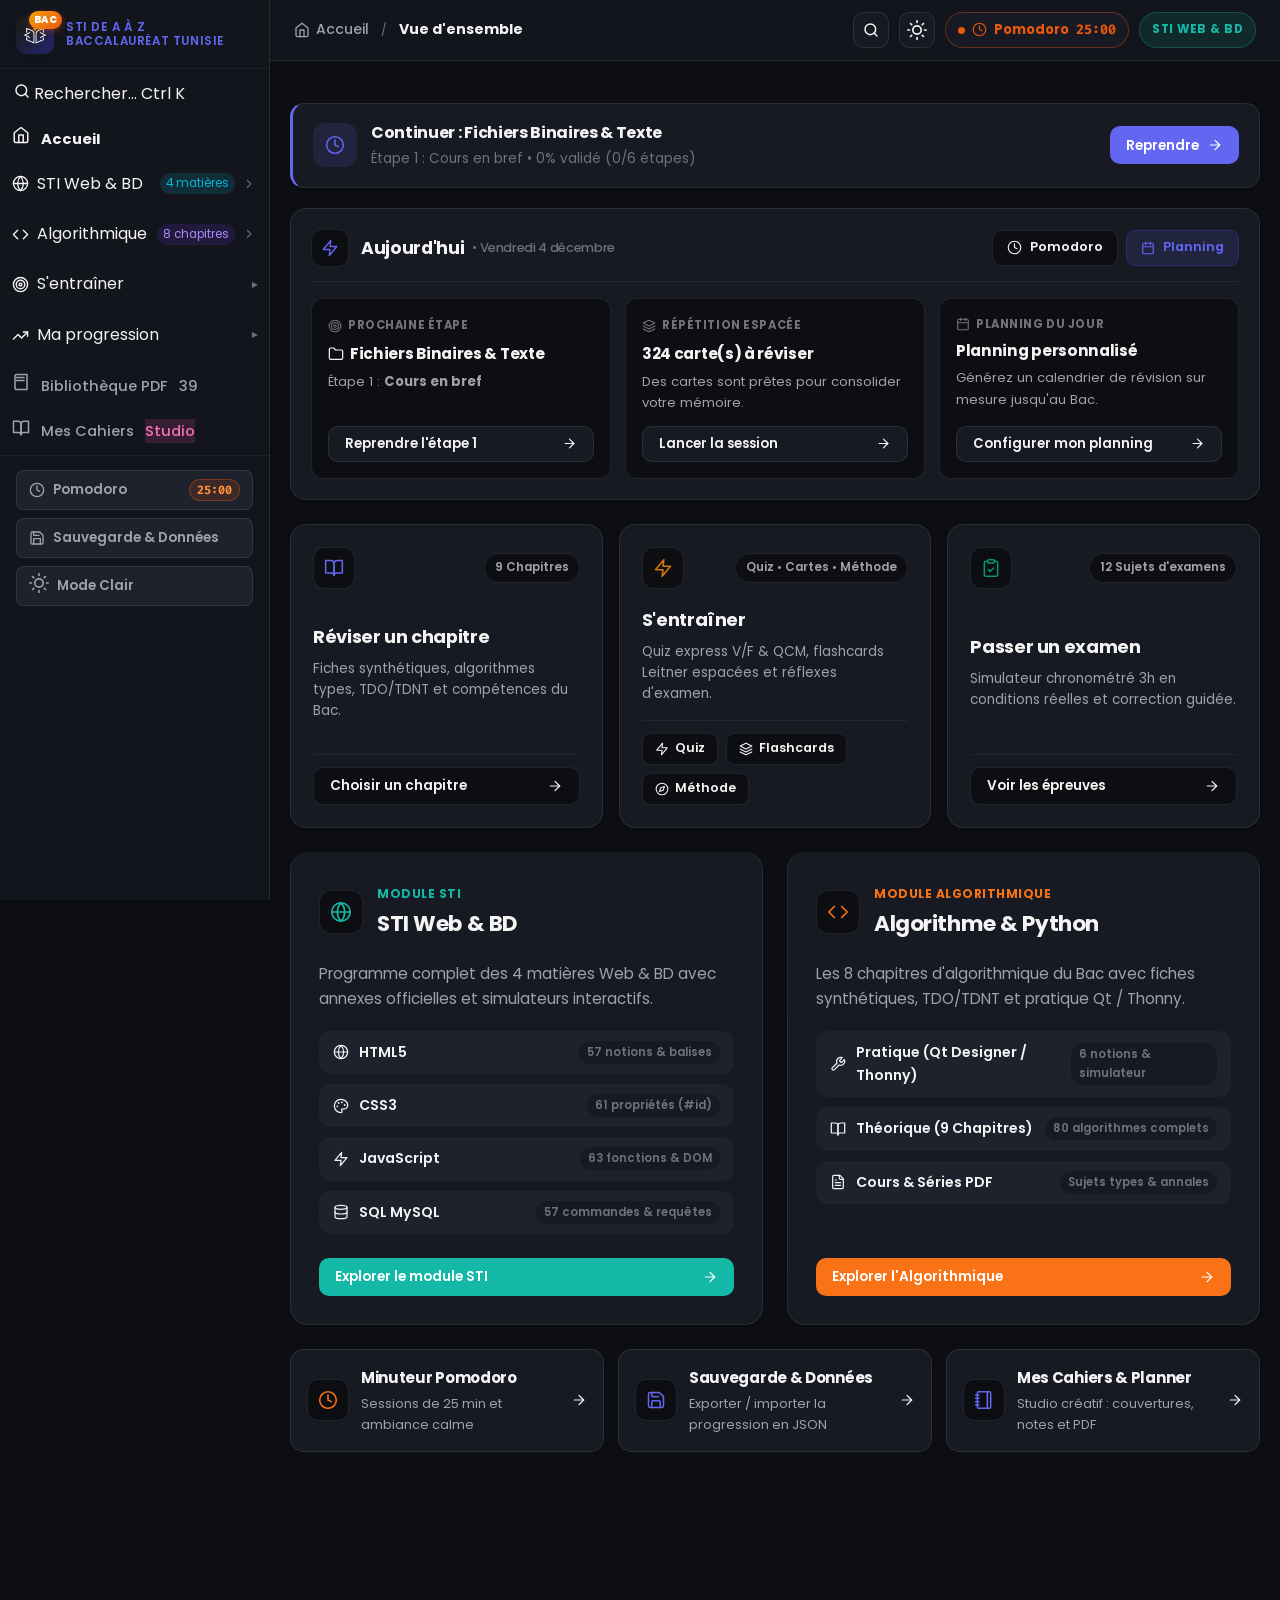
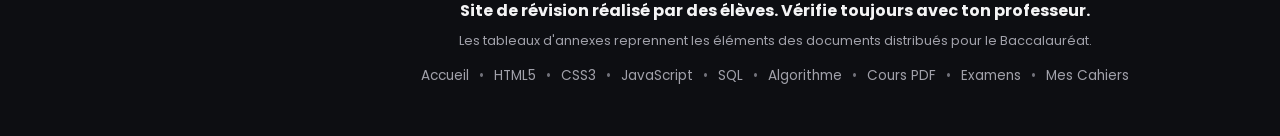
<file: index.html>
<!DOCTYPE html>
<html lang="fr" data-theme="light">
<head>
  <meta charset="UTF-8">
  <meta name="viewport" content="width=device-width, initial-scale=1.0, viewport-fit=cover">
  <link rel="icon" type="image/svg+xml" href="favicon.svg">
  <link rel="manifest" href="manifest.webmanifest">
  <meta name="theme-color" content="#4F46E5">
  <meta name="description" content="Site de révision interactif complet pour le Baccalauréat Tunisie : STI (Web & BD : HTML5, CSS3, JS, SQL) et Algorithmique (Qt Designer, Thonny Python, 8 chapitres).">
  <title>STI de A à Z — Baccalauréat Tunisie (STI &amp; Algorithme)</title>
  <link rel="preconnect" href="https://fonts.googleapis.com">
  <link rel="preconnect" href="https://fonts.gstatic.com" crossorigin>
  <link href="https://fonts.googleapis.com/css2?family=Poppins:wght@400;500;600;700;800&family=Fira+Code:wght@400;500;600&family=Playfair+Display:ital,wght@0,600;0,700;1,600&family=Cormorant+Garamond:ital,wght@0,600;0,700;1,600&family=Dancing+Script:wght@600;700&family=Caveat:wght@600;700&family=DM+Sans:wght@400;500;700&family=Space+Grotesk:wght@500;700&family=Lora:ital,wght@0,400;0,600;1,400&family=Libre+Baskerville:ital,wght@0,400;0,700;1,400&family=Quicksand:wght@500;600;700&family=Patrick+Hand&family=Plus+Jakarta+Sans:wght@400;600;700&family=IBM+Plex+Sans:wght@400;600;700&display=swap" rel="stylesheet">
  <link rel="stylesheet" href="style.css?v=48.0">
  <link rel="stylesheet" href="notebooks.css?v=48.0">
  <!-- INITIALISATION IMMÉDIATE DU THÈME & TOGGLE SANS LATENCE -->
  <script>
    (function() {
      var savedTheme = localStorage.getItem('sti_theme') || 'dark';
      document.documentElement.setAttribute('data-theme', savedTheme);
    })();

    function toggleThemeMode() {
      var current = document.documentElement.getAttribute('data-theme') || 'light';
      var newTheme = (current === 'light') ? 'dark' : 'light';
      document.documentElement.setAttribute('data-theme', newTheme);
      localStorage.setItem('sti_theme', newTheme);

      var metaTheme = document.querySelector('meta[name="theme-color"]');
      if (metaTheme) metaTheme.setAttribute('content', newTheme === 'dark' ? '#0D0E12' : '#4338CA');

      var isDark = (newTheme === 'dark');
      var sunSvg = '<svg class="ui-icon" width="18" height="18" viewBox="0 0 24 24" fill="none" stroke="currentColor" stroke-width="1.85" stroke-linecap="round" stroke-linejoin="round"><circle cx="12" cy="12" r="4"/><path d="M12 2v2"/><path d="M12 20v2"/><path d="m4.93 4.93 1.41 1.41"/><path d="m17.66 17.66 1.41 1.41"/><path d="M2 12h2"/><path d="M20 12h2"/><path d="m6.34 17.66-1.41 1.41"/><path d="m19.07 4.93-1.41 1.41"/></svg>';
      var moonSvg = '<svg class="ui-icon" width="18" height="18" viewBox="0 0 24 24" fill="none" stroke="currentColor" stroke-width="1.85" stroke-linecap="round" stroke-linejoin="round"><path d="M12 3a6 6 0 0 0 9 9 9 9 0 1 1-9-9Z"/></svg>';

      var mBtn = document.getElementById('mobileThemeToggleBtn');
      if (mBtn) {
        mBtn.innerHTML = isDark ? sunSvg : moonSvg;
        mBtn.title = isDark ? 'Passer en Mode Clair' : 'Passer en Mode Sombre';
      }

      var dBtn = document.getElementById('desktopThemeToggleBtn');
      if (dBtn) {
        dBtn.innerHTML = isDark ? sunSvg : moonSvg;
        dBtn.title = isDark ? 'Passer en Mode Clair' : 'Passer en Mode Sombre';
      }

      var sBtn = document.getElementById('sidebarThemeBtn');
      if (sBtn) {
        var icon = sBtn.querySelector('.footer-icon');
        var text = sBtn.querySelector('.footer-text');
        if (icon) icon.innerHTML = isDark ? sunSvg : moonSvg;
        if (text) text.textContent = isDark ? 'Mode Clair' : 'Mode Sombre';
      }
    }
    window.toggleThemeMode = toggleThemeMode;
    window.toggleSiteTheme = toggleThemeMode;
  </script>
</head>
<body>

  <!-- ==========================================
       EN-TÊTE PRINCIPAL ET BARRE DE NAVIGATION
       ========================================== -->
  <!-- BARRE DE PROGRESSION DE LECTURE -->
  <div id="readingProgressBar" class="reading-progress-bar"></div>

  <!-- EN-TÊTE MOBILE TOP (< 1024px) -->
  <header class="mobile-top-header" id="mobileTopHeader">
    <div class="mobile-header-inner">
      <div class="mobile-header-left">
        <button class="mobile-action-btn mobile-back-btn" id="mobileBackBtn" onclick="handleAppBack()" aria-label="Retour" title="Retour" style="display:none;">
          <svg width="20" height="20" viewBox="0 0 24 24" fill="none" stroke="currentColor" stroke-width="2.3" stroke-linecap="round" stroke-linejoin="round"><path d="M19 12H5M12 19l-7-7 7-7"/></svg>
        </button>
        <button class="mobile-action-btn mobile-menu-btn" id="mobileMenuBtn" onclick="toggleSidebarDrawer()" aria-label="Ouvrir le menu" title="Menu">
          <svg width="20" height="20" viewBox="0 0 24 24" fill="none" stroke="currentColor" stroke-width="2.2" stroke-linecap="round" stroke-linejoin="round"><line x1="3" y1="12" x2="21" y2="12"></line><line x1="3" y1="6" x2="21" y2="6"></line><line x1="3" y1="18" x2="21" y2="18"></line></svg>
        </button>
      </div>

      <div class="mobile-brand" onclick="navigateToHash('#/')">
        <img src="img/logo.png" alt="STI de A à Z" class="mobile-brand-logo-img">
        <span class="mobile-brand-title" id="mobileBrandTitle">STI de A à Z</span>
        <span class="mobile-module-chip sti" id="mobileModuleChip">STI</span>
      </div>

      <div class="mobile-header-actions">
        <button class="mobile-action-btn" onclick="openGlobalSearchModal()" title="Recherche (Ctrl+K)" aria-label="Recherche">
          <svg width="18" height="18" viewBox="0 0 24 24" fill="none" stroke="currentColor" stroke-width="2.2" stroke-linecap="round" stroke-linejoin="round"><circle cx="11" cy="11" r="8"></circle><line x1="21" y1="21" x2="16.65" y2="16.65"></line></svg>
        </button>
        <button class="mobile-action-btn" id="mobileThemeToggleBtn" onclick="toggleThemeMode()" title="Changer de thème" aria-label="Changer de thème">
          <svg width="18" height="18" viewBox="0 0 24 24" fill="none" stroke="currentColor" stroke-width="2" stroke-linecap="round" stroke-linejoin="round"><path d="M21 12.79A9 9 0 1111.21 3 7 7 0 0021 12.79z"/></svg>
        </button>
        <script>
          (function(){
            var isDark = (document.documentElement.getAttribute('data-theme')==='dark');
            var btn = document.getElementById('mobileThemeToggleBtn');
            if(btn) btn.innerHTML = isDark
              ? '<svg width="18" height="18" viewBox="0 0 24 24" fill="none" stroke="currentColor" stroke-width="2" stroke-linecap="round" stroke-linejoin="round"><circle cx="12" cy="12" r="5"/><path d="M12 1v2M12 21v2M4.22 4.22l1.42 1.42M18.36 18.36l1.42 1.42M1 12h2M21 12h2M4.22 19.78l1.42-1.42M18.36 5.64l1.42-1.42"/></svg>'
              : '<svg width="18" height="18" viewBox="0 0 24 24" fill="none" stroke="currentColor" stroke-width="2" stroke-linecap="round" stroke-linejoin="round"><path d="M21 12.79A9 9 0 1111.21 3 7 7 0 0021 12.79z"/></svg>';
          })();
        </script>
      </div>
    </div>
  </header>

  <!-- BACKDROP POUR TIROIR MOBILE -->
  <div class="sidebar-backdrop" id="sidebarBackdrop" onclick="toggleSidebarDrawer(false)"></div>

  <div class="app-shell">
    <!-- BARRE LATÉRALE FIXE (DESKTOP) & TIROIR MOBILE -->
    <aside class="app-sidebar" id="appSidebar">
      <!-- 1. En-tête de marque -->
      <div class="sidebar-brand-header">
        <div class="sidebar-brand-logo" onclick="switchView('home')">
          <div class="brand-emblem-wrap">
            <img src="img/logo.png" alt="STI de A à Z" class="brand-logo-img">
            <span class="brand-badge-pill">BAC</span>
          </div>
          <div class="sidebar-brand-text">
            <span class="brand-title">STI de A à Z</span>
            <span class="brand-sub">Baccalauréat Tunisie</span>
          </div>
        </div>
        <button class="sidebar-close-btn" onclick="toggleSidebarDrawer(false)" aria-label="Fermer le menu"><i data-icon="x" data-size="18"></i></button>
      </div>

      <!-- 2. Déclencheur Recherche Globale Spotlight (Ctrl+K) -->
      <div class="sidebar-search-trigger" onclick="openGlobalSearchModal()" style="margin: 12px 14px 10px 14px;">
        <span class="search-icon"><svg width="16" height="16" viewBox="0 0 24 24" fill="none" stroke="currentColor" stroke-width="2.2" stroke-linecap="round" stroke-linejoin="round"><circle cx="11" cy="11" r="8"></circle><line x1="21" y1="21" x2="16.65" y2="16.65"></line></svg></span>
        <span class="search-text">Rechercher...</span>
        <span class="search-kbd" id="sidebarSearchKbd">Ctrl K</span>
      </div>

      <!-- 3. Navigation Subject-First (7 éléments de premier niveau) -->
      <nav class="sidebar-nav-scroll" id="sidebarNavScroll">
        <!-- 1. ACCUEIL -->
        <a class="sidebar-link active" data-view="home" onclick="switchView('home')" title="Accueil">
          <span class="nav-icon">
            <svg width="18" height="18" viewBox="0 0 24 24" fill="none" stroke="currentColor" stroke-width="2" stroke-linecap="round" stroke-linejoin="round"><path d="m3 9 9-7 9 7v11a2 2 0 0 1-2 2H5a2 2 0 0 1-2-2z"/><polyline points="9 22 9 12 15 12 15 22"/></svg>
          </span>
          <span class="nav-label">Accueil</span>
        </a>

        <!-- 2. STI WEB & BD (COLLAPSIBLE ACCORDION) -->
        <div class="sidebar-group collapsible-group collapsed" id="sidebarGroupSti">
          <div class="sidebar-group-header" onclick="toggleSidebarGroup('sidebarGroupSti')" title="Ouvrir le module STI Web & BD">
            <span class="group-title" style="display:flex; align-items:center; gap:8px;">
              <i data-icon="globe" data-size="17"></i>
              <span>STI Web &amp; BD</span>
            </span>
            <div style="display:flex; align-items:center; gap:8px;">
              <span class="nav-progress-pill" id="sideProgSti" style="font-size:0.72rem; padding:1px 6px; border-radius:10px; background:rgba(6,182,212,0.15); color:#06b6d4;">4 matières</span>
              <span class="group-chevron"><i data-icon="chevron-down" data-size="14"></i></span>
            </div>
          </div>
          <div class="sidebar-group-links">
            <a class="sidebar-link" data-view="html" onclick="switchView('html')" title="HTML5">
              <span class="nav-bullet" style="background:#ea580c;"></span>
              <span class="nav-label">HTML5</span>
              <span class="nav-count" id="sideBadgeHtml">57</span>
            </a>
            <a class="sidebar-link" data-view="css" onclick="switchView('css')" title="CSS3">
              <span class="nav-bullet" style="background:#2563eb;"></span>
              <span class="nav-label">CSS3</span>
              <span class="nav-count" id="sideBadgeCss">61</span>
            </a>
            <a class="sidebar-link" data-view="js" onclick="switchView('js')" title="JavaScript">
              <span class="nav-bullet" style="background:#eab308;"></span>
              <span class="nav-label">JavaScript</span>
              <span class="nav-count" id="sideBadgeJs">63</span>
            </a>
            <a class="sidebar-link" data-view="sql" onclick="switchView('sql')" title="SQL MySQL">
              <span class="nav-bullet" style="background:#059669;"></span>
              <span class="nav-label">SQL MySQL</span>
              <span class="nav-count" id="sideBadgeSql">57</span>
            </a>
          </div>
        </div>

        <!-- 3. ALGORITHMIQUE (COLLAPSIBLE ACCORDION) -->
        <div class="sidebar-group collapsible-group collapsed" id="sidebarGroupAlgo">
          <div class="sidebar-group-header" onclick="toggleSidebarGroup('sidebarGroupAlgo')" title="Ouvrir le module Algorithmique">
            <span class="group-title" style="display:flex; align-items:center; gap:8px;">
              <i data-icon="code" data-size="17"></i>
              <span>Algorithmique</span>
            </span>
            <div style="display:flex; align-items:center; gap:8px;">
              <span class="nav-progress-pill" id="sideProgAlgo" style="font-size:0.72rem; padding:1px 6px; border-radius:10px; background:rgba(124,58,237,0.15); color:#a78bfa;">8 chapitres</span>
              <span class="group-chevron"><i data-icon="chevron-down" data-size="14"></i></span>
            </div>
          </div>
          <div class="sidebar-group-links">
            <a class="sidebar-link" data-view="algo-theorique" onclick="switchView('algo-theorique')" title="Théorique">
              <span class="nav-bullet" style="background:#7c3aed;"></span>
              <span class="nav-label">Théorique (Chapitres)</span>
              <span class="nav-count" id="sideBadgeTheorique">80</span>
            </a>
            <!-- Sub-tree des chapitres avec progression SVG -->
            <div class="sidebar-chapters-subnav" id="sidebarChaptersSubnav"></div>
            <a class="sidebar-link" data-view="algo-pratique" onclick="switchView('algo-pratique')" title="Pratique (Qt & Python)">
              <span class="nav-bullet" style="background:#10b981;"></span>
              <span class="nav-label">Pratique Qt / Thonny</span>
              <span class="nav-count" id="sideBadgeQt">20</span>
            </a>
          </div>
        </div>

        <!-- 4. S'ENTRAÎNER (COLLAPSIBLE ACCORDION) -->
        <div class="sidebar-group collapsible-group collapsed" id="sidebarGroupTrain">
          <div class="sidebar-group-header" onclick="toggleSidebarGroup('sidebarGroupTrain')" title="Ouvrir les outils d'entraînement">
            <span class="group-title" style="display:flex; align-items:center; gap:8px;">
              <svg width="17" height="17" viewBox="0 0 24 24" fill="none" stroke="currentColor" stroke-width="2" stroke-linecap="round" stroke-linejoin="round"><circle cx="12" cy="12" r="10"/><circle cx="12" cy="12" r="6"/><circle cx="12" cy="12" r="2"/></svg>
              <span>S'entraîner</span>
            </span>
            <div style="display:flex; align-items:center; gap:8px;">
              <span class="group-chevron">▾</span>
            </div>
          </div>
          <div class="sidebar-group-links">
            <a class="sidebar-link" data-view="algo-quiz" onclick="switchView('algo-quiz')" title="Quiz express V/F & QCM">
              <span class="nav-icon"><svg width="16" height="16" viewBox="0 0 24 24" fill="none" stroke="currentColor" stroke-width="2" stroke-linecap="round" stroke-linejoin="round"><polygon points="13 2 3 14 12 14 11 22 21 10 12 10 13 2"/></svg></span>
              <span class="nav-label">Quiz</span>
              <span class="nav-count" id="sideBadgeQuiz">80</span>
            </a>
            <a class="sidebar-link" data-view="revision-cartes" onclick="navigateToHash('#/revision/cartes')" title="Cartes mémoire Leitner">
              <span class="nav-icon"><svg width="16" height="16" viewBox="0 0 24 24" fill="none" stroke="currentColor" stroke-width="2" stroke-linecap="round" stroke-linejoin="round"><polygon points="12 2 2 7 12 12 22 7 12 2"/><polyline points="2 17 12 22 22 17"/><polyline points="2 12 12 17 22 12"/></svg></span>
              <span class="nav-label">Flashcards</span>
              <span class="nav-count" id="sideBadgeCartes" style="background: rgba(56, 189, 248, 0.15); color: #38bdf8;">Box 1</span>
            </a>
            <a class="sidebar-link" data-view="examens" onclick="switchView('examens')" title="Examens et sujets du Bac">
              <span class="nav-icon"><svg width="16" height="16" viewBox="0 0 24 24" fill="none" stroke="currentColor" stroke-width="2" stroke-linecap="round" stroke-linejoin="round"><rect width="8" height="4" x="8" y="2" rx="1" ry="1"/><path d="M16 4h2a2 2 0 0 1 2 2v14a2 2 0 0 1-2 2H6a2 2 0 0 1-2-2V6a2 2 0 0 1 2-2h2"/><path d="m9 14 2 2 4-4"/></svg></span>
              <span class="nav-label">Examens</span>
              <span class="nav-count" id="sideBadgeExamens">11</span>
            </a>
            <a class="sidebar-link" data-view="methode" onclick="switchView('methode')" title="Méthode, Réflexes & Pièges">
              <span class="nav-icon"><svg width="16" height="16" viewBox="0 0 24 24" fill="none" stroke="currentColor" stroke-width="2" stroke-linecap="round" stroke-linejoin="round"><circle cx="12" cy="12" r="10"/><polygon points="16.24 7.76 14.12 14.12 7.76 16.24 9.88 9.88 16.24 7.76"/></svg></span>
              <span class="nav-label">Méthode</span>
              <span class="nav-count" id="sideBadgeMethodes">7</span>
            </a>
          </div>
        </div>

        <!-- 5. MA PROGRESSION (COLLAPSIBLE ACCORDION) -->
        <div class="sidebar-group collapsible-group collapsed" id="sidebarGroupTrack">
          <div class="sidebar-group-header" onclick="toggleSidebarGroup('sidebarGroupTrack')" title="Suivre ma progression">
            <span class="group-title" style="display:flex; align-items:center; gap:8px;">
              <svg width="17" height="17" viewBox="0 0 24 24" fill="none" stroke="currentColor" stroke-width="2" stroke-linecap="round" stroke-linejoin="round"><polyline points="22 7 13.5 15.5 8.5 10.5 2 17"/><polyline points="16 7 22 7 22 13"/></svg>
              <span>Ma progression</span>
            </span>
            <div style="display:flex; align-items:center; gap:8px;">
              <span class="group-chevron">▾</span>
            </div>
          </div>
          <div class="sidebar-group-links">
            <a class="sidebar-link" data-view="revision" onclick="navigateToHash('#/revision')" title="Mon espace de révision personnalisé">
              <span class="nav-icon"><svg width="16" height="16" viewBox="0 0 24 24" fill="none" stroke="currentColor" stroke-width="2" stroke-linecap="round" stroke-linejoin="round"><polygon points="12 2 15.09 8.26 22 9.27 17 14.14 18.18 21.02 12 17.77 5.82 21.02 7 14.14 2 9.27 8.91 8.26 12 2"/></svg></span>
              <span class="nav-label">Ma révision</span>
              <span class="nav-count" id="sideBadgeRevision" style="background: rgba(245, 158, 11, 0.2); color: #fbbf24; border: 1px solid rgba(245, 158, 11, 0.4); display: none;">0</span>
            </a>
            <a class="sidebar-link" data-view="revision-plan" onclick="navigateToHash('#/revision/plan')" title="Planning de révision Bac">
              <span class="nav-icon"><svg width="16" height="16" viewBox="0 0 24 24" fill="none" stroke="currentColor" stroke-width="2" stroke-linecap="round" stroke-linejoin="round"><rect width="18" height="18" x="3" y="4" rx="2" ry="2"/><line x1="16" x2="16" y1="2" y2="6"/><line x1="8" x2="8" y1="2" y2="6"/><line x1="3" x2="21" y1="10" y2="10"/></svg></span>
              <span class="nav-label">Planning</span>
            </a>
          </div>
        </div>

        <!-- 6. BIBLIOTHÈQUE PDF -->
        <a class="sidebar-link" data-view="lessons" onclick="switchView('lessons')" title="Bibliothèque numérique PDF">
          <span class="nav-icon">
            <svg width="18" height="18" viewBox="0 0 24 24" fill="none" stroke="currentColor" stroke-width="2" stroke-linecap="round" stroke-linejoin="round"><path d="M4 19.5v-15A2.5 2.5 0 0 1 6.5 2H20v20H6.5a2.5 2.5 0 0 1-2.5-2.5Z"/><path d="M6 6h10M6 10h10"/></svg>
          </span>
          <span class="nav-label">Bibliothèque PDF</span>
          <span class="nav-count" id="sideBadgeLessons">47</span>
        </a>

        <!-- 7. CAHIERS NUMÉRIQUES PERSONNELS (STUDIO CANVA) -->
        <a class="sidebar-link" data-view="notebooks" onclick="navigateToHash('#/cahiers')" title="Créer et personnaliser mes cahiers numériques">
          <span class="nav-icon">
            <svg width="18" height="18" viewBox="0 0 24 24" fill="none" stroke="currentColor" stroke-width="2" stroke-linecap="round" stroke-linejoin="round"><path d="M2 3h6a4 4 0 0 1 4 4v14a3 3 0 0 0-3-3H2z"/><path d="M22 3h-6a4 4 0 0 0-4 4v14a3 3 0 0 1 3-3h7z"/></svg>
          </span>
          <span class="nav-label">Mes Cahiers</span>
          <span class="nav-count" style="background: rgba(236, 72, 153, 0.16); color: #f472b6;">Studio</span>
        </a>
      </nav>

      <!-- 7. PIED DE BARRE LATÉRALE (OUTILS : POMODORO · SAUVEGARDE · THÈME) -->
      <div class="sidebar-footer">
        <button type="button" class="sidebar-footer-btn" onclick="PomodoroEngine.openDrawer()" title="Ouvrir le Minuteur Pomodoro & Musique">
          <span style="display:flex; align-items:center; gap:8px;">
            <svg width="16" height="16" viewBox="0 0 24 24" fill="none" stroke="currentColor" stroke-width="2" stroke-linecap="round" stroke-linejoin="round"><circle cx="12" cy="12" r="10"/><polyline points="12 6 12 12 16 14"/></svg>
            <span class="footer-text">Pomodoro</span>
          </span>
          <span class="pomodoro-nav-badge" id="sidebarPomodoroTimerDisplay">25:00</span>
        </button>
        <button type="button" class="sidebar-footer-btn" onclick="openDataBackupModal()" title="Sauvegarder ou restaurer mes données de révision">
          <span style="display:flex; align-items:center; gap:8px;">
            <svg width="16" height="16" viewBox="0 0 24 24" fill="none" stroke="currentColor" stroke-width="2" stroke-linecap="round" stroke-linejoin="round"><path d="M19 21H5a2 2 0 0 1-2-2V5a2 2 0 0 1 2-2h11l5 5v11a2 2 0 0 1-2 2z"/><polyline points="17 21 17 13 7 13 7 21"/><polyline points="7 3 7 8 15 8"/></svg>
            <span class="footer-text">Sauvegarde &amp; Données</span>
          </span>
        </button>
        <button type="button" class="sidebar-footer-btn" id="sidebarThemeBtn" onclick="toggleThemeMode()" title="Changer de thème (Clair / Sombre)">
          <span style="display:flex; align-items:center; gap:8px;">
            <span class="footer-icon"><i data-icon="moon" data-size="16"></i></span>
            <span class="footer-text">Mode Sombre</span>
          </span>
        </button>
      </div>
    </aside>

    <!-- CONTENU PRINCIPAL DE L'APPLICATION -->
    <div class="app-main-content">
      <!-- FIL D'ARIANE DYNAMIQUE (BREADCRUMB DESKTOP) -->
      <nav class="page-breadcrumb-bar" id="appBreadcrumbBar" aria-label="Fil d'Ariane">
        <div class="breadcrumb-trail">
          <button type="button" class="breadcrumb-back-arrow" id="breadcrumbBackBtn" onclick="handleAppBack()" aria-label="Retour" title="Page précédente" style="display:none;">
            <svg width="16" height="16" viewBox="0 0 24 24" fill="none" stroke="currentColor" stroke-width="2.3" stroke-linecap="round" stroke-linejoin="round"><path d="M19 12H5M12 19l-7-7 7-7"/></svg>
          </button>
          <a onclick="navigateToHash('#/')" class="breadcrumb-root-link" title="Accueil">
            <svg width="16" height="16" viewBox="0 0 24 24" fill="none" stroke="currentColor" stroke-width="2" stroke-linecap="round" stroke-linejoin="round"><path d="M3 9l9-7 9 7v11a2 2 0 01-2 2H5a2 2 0 01-2-2z"></path><polyline points="9 22 9 12 15 12 15 22"></polyline></svg>
            <span>Accueil</span>
          </a>
          <span class="breadcrumb-sep">/</span>
          <span class="breadcrumb-current" id="breadcrumbCurrent">Vue d'ensemble</span>
        </div>
        <div class="breadcrumb-right-tools">
          <button class="topbar-action-btn" onclick="openGlobalSearchModal()" title="Rechercher une notion (Ctrl+K)" aria-label="Recherche">
            <svg width="16" height="16" viewBox="0 0 24 24" fill="none" stroke="currentColor" stroke-width="2.2" stroke-linecap="round" stroke-linejoin="round"><circle cx="11" cy="11" r="8"></circle><line x1="21" y1="21" x2="16.65" y2="16.65"></line></svg>
          </button>
          <button class="topbar-action-btn" id="desktopThemeToggleBtn" onclick="toggleThemeMode()" title="Changer de thème" aria-label="Changer de thème">
            <svg width="16" height="16" viewBox="0 0 24 24" fill="none" stroke="currentColor" stroke-width="2" stroke-linecap="round" stroke-linejoin="round"><path d="M21 12.79A9 9 0 1111.21 3 7 7 0 0021 12.79z"/></svg>
          </button>
          <script>
            (function(){
              var isDark = (document.documentElement.getAttribute('data-theme')==='dark');
              var btn = document.getElementById('desktopThemeToggleBtn');
              if(btn) btn.innerHTML = isDark
                ? '<svg width="16" height="16" viewBox="0 0 24 24" fill="none" stroke="currentColor" stroke-width="2" stroke-linecap="round" stroke-linejoin="round"><circle cx="12" cy="12" r="5"/><path d="M12 1v2M12 21v2M4.22 4.22l1.42 1.42M18.36 18.36l1.42 1.42M1 12h2M21 12h2M4.22 19.78l1.42-1.42M18.36 5.64l1.42-1.42"/></svg>'
                : '<svg width="16" height="16" viewBox="0 0 24 24" fill="none" stroke="currentColor" stroke-width="2" stroke-linecap="round" stroke-linejoin="round"><path d="M21 12.79A9 9 0 1111.21 3 7 7 0 0021 12.79z"/></svg>';
            })();
          </script>
          <button class="breadcrumb-pomodoro-btn" id="breadcrumbPomodoroBtn" onclick="PomodoroEngine.openDrawer()" title="Ouvrir le Minuteur Pomodoro (25/50 min) & Musique YouTube">
            <span class="pomo-pulse-dot"></span>
            <span class="pomo-btn-icon"><i data-icon="clock" data-size="15"></i></span>
            <span class="pomo-btn-label">Pomodoro</span>
            <span class="pomo-btn-timer" id="breadcrumbPomodoroTime">25:00</span>
          </button>
          <span class="breadcrumb-module-badge sti" id="breadcrumbModule">STI Web &amp; BD</span>
        </div>
      </nav>

      <main class="app-main-body">
    <!-- ==========================================
         VUE 1 : PAGE D'ACCUEIL (LES 3 GRANDS BLOCS)
         ========================================== -->
    <section id="view-home" class="view-section active">
      <div class="container">
        
        <!-- 1. CARTE "CONTINUER OÙ J'AI ARRÊTÉ" (AFFICHÉE UNIQUEMENT S'IL Y A UN HISTORIQUE) -->
        <div class="resume-study-card" id="resumeStudyCard" style="display: none; margin: 18px 0 20px 0;">
          <div class="resume-left">
            <div class="resume-icon-box"><i data-icon="clock" data-size="20"></i></div>
            <div class="resume-info">
              <h4 id="resumeStudyTitle">Continuer votre révision</h4>
              <p id="resumeStudySubtitle">Dernière consultation enregistrée • Cliquez pour reprendre</p>
            </div>
          </div>
          <button class="resume-cta-btn" id="resumeStudyBtn" onclick="resumeLastStudySession()">
            <span>Reprendre</span>
            <i data-icon="arrow-right" data-size="16"></i>
          </button>
        </div>

        <!-- 2. BANDEAU "AUJOURD'HUI" (COMPTE À REBOURS BAC, FLASHCARDS DUES, PROCHAINE ÉTAPE) -->
        <div class="home-today-container" id="homeTodayBlock" style="margin-bottom: 24px;">
          <!-- Rempli dynamiquement par renderHomeTodaySection() -->
        </div>

        <!-- 3. LES 3 GRANDS ACCÈS D'ACTION -->
        <div class="home-trio-actions-grid">
          <!-- BOUTON 1 : JE RÉVISE UN CHAPITRE -->
          <div class="home-trio-card card-revision-ch" onclick="navigateToHash('#/algo/carte')">
            <div class="home-trio-top">
              <div class="home-trio-icon"><i data-icon="book-open" data-size="20"></i></div>
              <span class="home-trio-pill" id="homeChBadgeCount">8 Chapitres</span>
            </div>
            <div>
              <h3 class="home-trio-title">Réviser un chapitre</h3>
              <p class="home-trio-desc">Fiches synthétiques, algorithmes types, TDO/TDNT et compétences du Bac.</p>
            </div>
            <div class="home-trio-footer">
              <span class="home-card-cta">
                <span>Choisir un chapitre</span>
                <i data-icon="arrow-right" data-size="16"></i>
              </span>
            </div>
          </div>

          <!-- BOUTON 2 : JE M'ENTRAÎNE -->
          <div class="home-trio-card card-train" onclick="navigateToHash('#/algo/quiz')">
            <div class="home-trio-top">
              <div class="home-trio-icon"><i data-icon="zap" data-size="20"></i></div>
              <span class="home-trio-pill">Quiz • Cartes • Méthode</span>
            </div>
            <div>
              <h3 class="home-trio-title">S'entraîner</h3>
              <p class="home-trio-desc">Quiz express V/F &amp; QCM, flashcards Leitner espacées et réflexes d'examen.</p>
            </div>
            <div class="home-trio-footer">
              <a href="#/algo/quiz" onclick="event.stopPropagation(); navigateToHash('#/algo/quiz')" class="home-quick-pill"><i data-icon="zap" data-size="14"></i><span>Quiz</span></a>
              <a href="#/revision/cartes" onclick="event.stopPropagation(); navigateToHash('#/revision/cartes')" class="home-quick-pill"><i data-icon="layers" data-size="14"></i><span>Flashcards</span></a>
              <a href="#/methode" onclick="event.stopPropagation(); navigateToHash('#/methode')" class="home-quick-pill"><i data-icon="compass" data-size="14"></i><span>Méthode</span></a>
            </div>
          </div>

          <!-- BOUTON 3 : JE PASSE UN EXAMEN -->
          <div class="home-trio-card card-exam" onclick="navigateToHash('#/examens')">
            <div class="home-trio-top">
              <div class="home-trio-icon"><i data-icon="clipboard" data-size="20"></i></div>
              <span class="home-trio-pill" id="homeExamCountBadge">11 Sujets d'examens</span>
            </div>
            <div>
              <h3 class="home-trio-title">Passer un examen</h3>
              <p class="home-trio-desc">Simulateur chronométré 3h en conditions réelles et correction guidée.</p>
            </div>
            <div class="home-trio-footer">
              <span class="home-card-cta">
                <span>Voir les épreuves</span>
                <i data-icon="arrow-right" data-size="16"></i>
              </span>
            </div>
          </div>
        </div>

        <!-- 4. LES DEUX GRANDES CARTES DE MODULES (STI vs ALGO) -->
        <div class="big-modules-grid" style="margin-bottom: 24px;">
          
          <!-- GRAND BLOC 1 : STI WEB & BD -->
          <div class="big-module-card sti" onclick="switchView('html')">
            <div class="big-module-card-header">
              <div class="big-module-icon"><i data-icon="globe" data-size="22"></i></div>
              <div>
                <span class="big-module-badge">Module STI</span>
                <h3>STI Web &amp; BD</h3>
              </div>
            </div>
            <p class="big-module-desc">
              Programme complet des 4 matières Web &amp; BD avec annexes officielles et simulateurs interactifs.
            </p>
            <ul class="big-module-topics-list">
              <li class="big-module-topic-item" onclick="event.stopPropagation(); switchView('html')">
                <div class="big-module-topic-name">
                  <i data-icon="globe" data-size="16"></i>
                  <span>HTML5</span>
                </div>
                <span class="big-module-topic-badge" id="homeHtmlBadge">57 notions &amp; balises</span>
              </li>
              <li class="big-module-topic-item" onclick="event.stopPropagation(); switchView('css')">
                <div class="big-module-topic-name">
                  <i data-icon="palette" data-size="16"></i>
                  <span>CSS3</span>
                </div>
                <span class="big-module-topic-badge" id="homeCssBadge">61 propriétés (#id)</span>
              </li>
              <li class="big-module-topic-item" onclick="event.stopPropagation(); switchView('js')">
                <div class="big-module-topic-name">
                  <i data-icon="zap" data-size="16"></i>
                  <span>JavaScript</span>
                </div>
                <span class="big-module-topic-badge" id="homeJsBadge">63 fonctions &amp; DOM</span>
              </li>
              <li class="big-module-topic-item" onclick="event.stopPropagation(); switchView('sql')">
                <div class="big-module-topic-name">
                  <i data-icon="database" data-size="16"></i>
                  <span>SQL MySQL</span>
                </div>
                <span class="big-module-topic-badge" id="homeSqlBadge">57 commandes &amp; requêtes</span>
              </li>
            </ul>
            <button class="big-module-cta-btn" onclick="event.stopPropagation(); switchView('html')">
              <span>Explorer le module STI</span>
              <i data-icon="arrow-right" data-size="16"></i>
            </button>
          </div>

          <!-- GRAND BLOC 2 : ALGORITHME & PROGRAMMATION -->
          <div class="big-module-card algo" onclick="switchView('algo-pratique')">
            <div class="big-module-card-header">
              <div class="big-module-icon"><i data-icon="code" data-size="22"></i></div>
              <div>
                <span class="big-module-badge">Module Algorithmique</span>
                <h3>Algorithme &amp; Python</h3>
              </div>
            </div>
            <p class="big-module-desc">
              Les 8 chapitres d'algorithmique du Bac avec fiches synthétiques, TDO/TDNT et pratique Qt / Thonny.
            </p>
            <ul class="big-module-topics-list">
              <li class="big-module-topic-item" onclick="event.stopPropagation(); switchView('algo-pratique')">
                <div class="big-module-topic-name">
                  <i data-icon="wrench" data-size="16"></i>
                  <span>Pratique (Qt Designer / Thonny)</span>
                </div>
                <span class="big-module-topic-badge" id="homeAlgoPratiqueBadge">Tableau Qt &amp; 6 modèles</span>
              </li>
              <li class="big-module-topic-item" onclick="event.stopPropagation(); switchView('algo-theorique')">
                <div class="big-module-topic-name">
                  <i data-icon="book-open" data-size="16"></i>
                  <span id="homeAlgoTheoriqueTitle">Théorique (8 Chapitres)</span>
                </div>
                <span class="big-module-topic-badge" id="homeAlgoTheoriqueBadge">80 algorithmes complets</span>
              </li>
              <li class="big-module-topic-item" onclick="event.stopPropagation(); openLessonsForModule('algo')">
                <div class="big-module-topic-name">
                  <i data-icon="file-text" data-size="16"></i>
                  <span>Cours &amp; Séries PDF</span>
                </div>
                <span class="big-module-topic-badge">Sujets types &amp; annales</span>
              </li>
            </ul>
            <button class="big-module-cta-btn" onclick="event.stopPropagation(); switchView('algo-pratique')">
              <span>Explorer l'Algorithmique</span>
              <i data-icon="arrow-right" data-size="16"></i>
            </button>
          </div>

        </div>

        <!-- 5. OUTILS DE RÉVISION (POMODORO, SAUVEGARDE & CAHIERS) -->
        <div class="home-tools-grid" style="display: grid; grid-template-columns: repeat(auto-fit, minmax(260px, 1fr)); gap: 14px; margin-top: 10px;">
          <div class="home-tool-card" onclick="PomodoroEngine.openDrawer()" style="cursor: pointer; background: var(--bg-card); border: 1px solid var(--border-color); border-radius: 14px; padding: 16px; display: flex; align-items: center; justify-content: space-between; gap: 12px; transition: var(--transition);">
            <div style="display: flex; align-items: center; gap: 12px; min-width: 0;">
              <span class="home-trio-icon" style="color: var(--algo-accent);"><i data-icon="clock" data-size="20"></i></span>
              <div style="min-width: 0;">
                <h4 style="margin: 0; font-size: 0.94rem; font-weight: 700; color: var(--text-primary);">Minuteur Pomodoro</h4>
                <p style="margin: 2px 0 0 0; font-size: 0.8rem; color: var(--text-secondary);">Sessions de 25 min et ambiance calme</p>
              </div>
            </div>
            <i data-icon="arrow-right" data-size="16" style="color: var(--text-muted);"></i>
          </div>

          <div class="home-tool-card" onclick="openDataBackupModal()" style="cursor: pointer; background: var(--bg-card); border: 1px solid var(--border-color); border-radius: 14px; padding: 16px; display: flex; align-items: center; justify-content: space-between; gap: 12px; transition: var(--transition);">
            <div style="display: flex; align-items: center; gap: 12px; min-width: 0;">
              <span class="home-trio-icon" style="color: var(--primary-indigo);"><i data-icon="save" data-size="20"></i></span>
              <div style="min-width: 0;">
                <h4 style="margin: 0; font-size: 0.94rem; font-weight: 700; color: var(--text-primary);">Sauvegarde &amp; Données</h4>
                <p style="margin: 2px 0 0 0; font-size: 0.8rem; color: var(--text-secondary);">Exporter / importer la progression en JSON</p>
              </div>
            </div>
            <i data-icon="arrow-right" data-size="16" style="color: var(--text-muted);"></i>
          </div>

          <div class="home-tool-card" onclick="navigateToHash('#/cahiers')" style="cursor: pointer; background: var(--bg-card); border: 1px solid var(--border-color); border-radius: 14px; padding: 16px; display: flex; align-items: center; justify-content: space-between; gap: 12px; transition: var(--transition);">
            <div style="display: flex; align-items: center; gap: 12px; min-width: 0;">
              <span class="home-trio-icon" style="color: var(--primary-indigo);"><i data-icon="notebook" data-size="20"></i></span>
              <div style="min-width: 0;">
                <h4 style="margin: 0; font-size: 0.94rem; font-weight: 700; color: var(--text-primary);">Mes Cahiers &amp; Planner</h4>
                <p style="margin: 2px 0 0 0; font-size: 0.8rem; color: var(--text-secondary);">Studio créatif : couvertures, notes et PDF</p>
              </div>
            </div>
            <i data-icon="arrow-right" data-size="16" style="color: var(--primary-indigo);"></i>
          </div>
        </div>

        <!-- Élément fantôme pour préserver les requêtes de l'ancien widget -->
        <div id="homeRevisionWidget" style="display:none;" aria-hidden="true">
          <span id="homeRevBadgeCount">0</span>
          <div id="homeRevStatsPills"></div>
          <p id="homeRevDesc"></p>
        </div>

      </div>
    </section>

    <!-- ==========================================
         VUE 2 : PAGE DÉDIÉE HTML5
         ========================================== -->
    <section id="view-html" class="view-section">
      <div class="container" style="padding-top: 24px;">
        <!-- EN-TÊTE UNIFIÉ HTML5 -->
        <div class="view-hero-header orange-theme">
          <div class="view-hero-icon-box">
            <span class="hero-tag-badge">HTML5</span>
          </div>
          <div class="view-hero-text">
            <h1 class="view-hero-title">Annexe HTML5</h1>
            <p class="view-hero-subtitle">Basé sur les annexes du Bac STI • Structure sémantique, balises de contenu, multimédia et formulaires interactifs</p>
            <div class="view-hero-badges">
              <span class="hero-pill"><strong id="htmlBadgeCount">57</strong> Balises Référencées</span>
              <span class="hero-pill success"><i data-icon="check" data-size="14"></i> Basé sur les annexes du programme</span>
              <span class="hero-pill cyan">Exemples Interactifs</span>
            </div>
          </div>
        </div>

        <!-- Onglets de bascule d'affichage HTML5 (5 onglets standards Phase 3) -->
        <div class="subject-nav-tabs no-print" id="htmlNavTabs">
          <button id="tabBtnHtmlDoc" class="subject-tab-btn active" onclick="switchSubjectTab('html', 'annexe')">
            <span><i data-icon="file-text" data-size="15"></i></span>
            <span>Annexe</span>
          </button>
          <button id="tabBtnHtmlCards" class="subject-tab-btn" onclick="switchSubjectTab('html', 'fiches')">
            <span><i data-icon="layers" data-size="15"></i></span>
            <span>Fiches</span>
            <span class="subject-tab-badge" id="htmlBadgeCountTab">57</span>
          </button>
          <button id="tabBtnHtmlQuiz" class="subject-tab-btn" onclick="switchSubjectTab('html', 'quiz')">
            <span><i data-icon="zap" data-size="15"></i></span>
            <span>Quiz</span>
          </button>
          <button id="tabBtnHtmlExercices" class="subject-tab-btn" onclick="switchSubjectTab('html', 'exercices')">
            <span><i data-icon="target" data-size="15"></i></span>
            <span>Exercices</span>
          </button>
          <button id="tabBtnHtmlPdf" class="subject-tab-btn" onclick="switchSubjectTab('html', 'pdf')">
            <span><i data-icon="book" data-size="15"></i></span>
            <span>PDF</span>
          </button>
        </div>

        <!-- ==========================================
             1. VUE TABLEAU ANNEXE HTML5 (3 COLONNES)
             ========================================== -->
        <div class="annexe-doc-container orange-theme" id="htmlOfficialDocView">
          <div class="annexe-doc-header">
            <div class="annexe-title-wrap">
              <div class="annexe-logo-shield">
                <span style="font-size:0.7rem; font-weight:bold;">HTML</span>
                <span style="font-size:1.15rem; font-weight:900; line-height:1;">5</span>
              </div>
              <div>
                <h2 class="annexe-title-text">Annexe HTML5</h2>
                <span style="font-size:0.85rem; color:var(--text-secondary);">Baccalauréat STI - Sciences & Technologies de l'Informatique</span>
              </div>
            </div>
            <div class="annexe-doc-tip">
              <span><i data-icon="mouse-pointer" data-size="15"></i></span>
              <span><strong>Interactif :</strong> Cliquez sur n'importe quelle balise pour voir les variantes avec boutons radio & rendu animé !</span>
            </div>
          </div>

          <div class="annexe-3col-grid">
            <!-- COLONNE 1 -->
            <div class="annexe-col">
              <!-- 1. Éléments de 1er niveau -->
              <div class="annexe-box">
                <div class="annexe-box-header">Éléments de 1er niveau</div>
                <table class="annexe-table">
                  <tr onclick="openHtmlModalById('tag-html')" title="Cliquer pour afficher la fiche complète">
                    <td class="syntax-col">&lt;html&gt;</td>
                    <td class="desc-col">Représente la racine d'un document HTML.</td>
                  </tr>
                  <tr onclick="openHtmlModalById('tag-head')" title="Cliquer pour afficher la fiche complète">
                    <td class="syntax-col">&lt;head&gt;</td>
                    <td class="desc-col">Conteneur de métadonnées placé entre la balise &lt;html&gt; et la balise &lt;body&gt;.</td>
                  </tr>
                  <tr onclick="openHtmlModalById('tag-body')" title="Cliquer pour afficher la fiche complète">
                    <td class="syntax-col">&lt;body&gt;</td>
                    <td class="desc-col">Définit le corps du document.</td>
                  </tr>
                </table>
              </div>

              <!-- 2. Éléments d'en-tête -->
              <div class="annexe-box">
                <div class="annexe-box-header">Éléments d'en-tête</div>
                <table class="annexe-table">
                  <tr onclick="openHtmlModalById('tag-link')" title="Cliquer pour afficher la fiche complète">
                    <td class="syntax-col">&lt;link&gt;</td>
                    <td class="desc-col">Définit la relation entre le document actuel et une ressource externe. <br><em style="font-size:0.75rem; color:var(--text-muted);">Attributs : href, rel, type</em></td>
                  </tr>
                  <tr onclick="openHtmlModalById('tag-meta')" title="Cliquer pour afficher la fiche complète">
                    <td class="syntax-col">&lt;meta&gt;</td>
                    <td class="desc-col">Définit les métadonnées du document. <br><em style="font-size:0.75rem; color:var(--text-muted);">Attributs : charset, name, content</em></td>
                  </tr>
                  <tr onclick="openHtmlModalById('tag-script')" title="Cliquer pour afficher la fiche complète">
                    <td class="syntax-col">&lt;script&gt;</td>
                    <td class="desc-col">Intègre un script côté client (JavaScript). <br><em style="font-size:0.75rem; color:var(--text-muted);">Attributs : src, type</em></td>
                  </tr>
                  <tr onclick="openHtmlModalById('tag-style')" title="Cliquer pour afficher la fiche complète">
                    <td class="syntax-col">&lt;style&gt;</td>
                    <td class="desc-col">Définit les informations de style (CSS) pour un document. <br><em style="font-size:0.75rem; color:var(--text-muted);">Attributs : type, media</em></td>
                  </tr>
                  <tr onclick="openHtmlModalById('tag-title')" title="Cliquer pour afficher la fiche complète">
                    <td class="syntax-col">&lt;title&gt;</td>
                    <td class="desc-col">Définit le titre du document.</td>
                  </tr>
                </table>
              </div>

              <!-- 3. Structuration d'une page web -->
              <div class="annexe-box">
                <div class="annexe-box-header">Éléments de structuration d'une page web</div>
                <table class="annexe-table">
                  <tr onclick="openHtmlModalById('tag-header')" title="Cliquer pour afficher la fiche complète">
                    <td class="syntax-col">&lt;header&gt;</td>
                    <td class="desc-col">Conteneur pour le contenu d'introduction ou un ensemble de liens de navigation.</td>
                  </tr>
                  <tr onclick="openHtmlModalById('tag-nav')" title="Cliquer pour afficher la fiche complète">
                    <td class="syntax-col">&lt;nav&gt;</td>
                    <td class="desc-col">Définit un ensemble de liens de navigation.</td>
                  </tr>
                  <tr onclick="openHtmlModalById('tag-footer')" title="Cliquer pour afficher la fiche complète">
                    <td class="syntax-col">&lt;footer&gt;</td>
                    <td class="desc-col">Définit un pied de page pour un document ou une section.</td>
                  </tr>
                  <tr onclick="openHtmlModalById('tag-section')" title="Cliquer pour afficher la fiche complète">
                    <td class="syntax-col">&lt;section&gt;</td>
                    <td class="desc-col">Définit une section dans un document.</td>
                  </tr>
                  <tr onclick="openHtmlModalById('tag-article')" title="Cliquer pour afficher la fiche complète">
                    <td class="syntax-col">&lt;article&gt;</td>
                    <td class="desc-col">Spécifie un contenu indépendant et autonome.</td>
                  </tr>
                  <tr onclick="openHtmlModalById('tag-aside')" title="Cliquer pour afficher la fiche complète">
                    <td class="syntax-col">&lt;aside&gt;</td>
                    <td class="desc-col">Définit un contenu en dehors du contenu principal (barre latérale).</td>
                  </tr>
                  <tr onclick="openHtmlModalById('tag-main')" title="Cliquer pour afficher la fiche complète">
                    <td class="syntax-col">&lt;main&gt;</td>
                    <td class="desc-col">Définit le contenu principal d'un document.</td>
                  </tr>
                </table>
              </div>

              <!-- 4. Conteneurs -->
              <div class="annexe-box">
                <div class="annexe-box-header">Conteneurs</div>
                <table class="annexe-table">
                  <tr onclick="openHtmlModalById('tag-span')" title="Cliquer pour afficher la fiche complète">
                    <td class="syntax-col">&lt;span&gt;</td>
                    <td class="desc-col">Regroupe des éléments dans un bloc de contenu en ligne (inline).</td>
                  </tr>
                  <tr onclick="openHtmlModalById('tag-div')" title="Cliquer pour afficher la fiche complète">
                    <td class="syntax-col">&lt;div&gt;</td>
                    <td class="desc-col">Groupe plusieurs éléments HTML de type block.</td>
                  </tr>
                  <tr onclick="openHtmlModalById('tag-iframe')" title="Cliquer pour afficher la fiche complète">
                    <td class="syntax-col">&lt;iframe&gt;</td>
                    <td class="desc-col">Définit un cadre en ligne. <br><em style="font-size:0.75rem; color:var(--text-muted);">Attributs : src, name</em></td>
                  </tr>
                </table>
              </div>

              <!-- 5. Listes -->
              <div class="annexe-box">
                <div class="annexe-box-header">Listes</div>
                <table class="annexe-table">
                  <tr onclick="openHtmlModalById('tag-ul')" title="Cliquer pour afficher la fiche complète">
                    <td class="syntax-col">&lt;ul&gt;</td>
                    <td class="desc-col">Définit une liste à puces (non ordonnée).</td>
                  </tr>
                  <tr onclick="openHtmlModalById('tag-ol')" title="Cliquer pour afficher la fiche complète">
                    <td class="syntax-col">&lt;ol&gt;</td>
                    <td class="desc-col">Définit une liste ordonnée. <br><em style="font-size:0.75rem; color:var(--text-muted);">Attributs : reversed, type, start</em></td>
                  </tr>
                  <tr onclick="openHtmlModalById('tag-li')" title="Cliquer pour afficher la fiche complète">
                    <td class="syntax-col">&lt;li&gt;</td>
                    <td class="desc-col">Définit un élément dans une liste.</td>
                  </tr>
                </table>
              </div>
            </div>

            <!-- COLONNE 2 -->
            <div class="annexe-col">
              <!-- 6. Éléments de structuration de texte et média -->
              <div class="annexe-box">
                <div class="annexe-box-header">Éléments de structuration de texte et média</div>
                <table class="annexe-table">
                  <tr onclick="openHtmlModalById('tag-cite')" title="Cliquer pour afficher la fiche complète">
                    <td class="syntax-col">&lt;cite&gt;</td>
                    <td class="desc-col">Définit le titre d'une œuvre.</td>
                  </tr>
                  <tr onclick="openHtmlModalById('tag-p')" title="Cliquer pour afficher la fiche complète">
                    <td class="syntax-col">&lt;p&gt;</td>
                    <td class="desc-col">Définit un paragraphe.</td>
                  </tr>
                  <tr onclick="openHtmlModalById('tag-source')" title="Cliquer pour afficher la fiche complète">
                    <td class="syntax-col">&lt;source&gt;</td>
                    <td class="desc-col">Spécifie plusieurs ressources multimédias pour les éléments multimédias. <br><em style="font-size:0.75rem; color:var(--text-muted);">Attributs : src, type, media</em></td>
                  </tr>
                  <tr onclick="openHtmlModalById('tag-hn')" title="Cliquer pour afficher la fiche complète">
                    <td class="syntax-col">&lt;h_n&gt;</td>
                    <td class="desc-col">Définit un titre de niveau n (de 1 à 6).</td>
                  </tr>
                  <tr onclick="openHtmlModalById('tag-hr')" title="Cliquer pour afficher la fiche complète">
                    <td class="syntax-col">&lt;hr&gt;</td>
                    <td class="desc-col">Définit une rupture thématique sous forme de ligne horizontale.</td>
                  </tr>
                  <tr onclick="openHtmlModalById('tag-img')" title="Cliquer pour afficher la fiche complète">
                    <td class="syntax-col">&lt;img&gt;</td>
                    <td class="desc-col">Intègre une image. <br><em style="font-size:0.75rem; color:var(--text-muted);">Attributs : src, alt</em></td>
                  </tr>
                  <tr onclick="openHtmlModalById('tag-figure-figcaption')" title="Cliquer pour afficher la fiche complète">
                    <td class="syntax-col">&lt;figure&gt; &amp; &lt;figcaption&gt;</td>
                    <td class="desc-col">Spécifie un conteneur autonome avec légende pour des médias.</td>
                  </tr>
                  <tr onclick="openHtmlModalById('tag-audio')" title="Cliquer pour afficher la fiche complète">
                    <td class="syntax-col">&lt;audio&gt;</td>
                    <td class="desc-col">Intègre du contenu sonore dans un document. <br><em style="font-size:0.75rem; color:var(--text-muted);">Attributs : controls, src</em></td>
                  </tr>
                  <tr onclick="openHtmlModalById('tag-video')" title="Cliquer pour afficher la fiche complète">
                    <td class="syntax-col">&lt;video&gt;</td>
                    <td class="desc-col">Intègre du contenu vidéo dans un document. <br><em style="font-size:0.75rem; color:var(--text-muted);">Attributs : controls, src</em></td>
                  </tr>
                  <tr onclick="openHtmlModalById('tag-a')" title="Cliquer pour afficher la fiche complète">
                    <td class="syntax-col">&lt;a&gt;</td>
                    <td class="desc-col">Définit un lien hypertexte via l'attribut href. <br><em style="font-size:0.75rem; color:var(--text-muted);">Attributs : href, target</em></td>
                  </tr>
                  <tr onclick="openHtmlModalById('tag-br')" title="Cliquer pour afficher la fiche complète">
                    <td class="syntax-col">&lt;br&gt;</td>
                    <td class="desc-col">Définit un retour à la ligne.</td>
                  </tr>
                  <tr onclick="openHtmlModalById('tag-address')" title="Cliquer pour afficher la fiche complète">
                    <td class="syntax-col">&lt;address&gt;</td>
                    <td class="desc-col">Définit les coordonnées de l'auteur/propriétaire d'un document.</td>
                  </tr>
                  <tr onclick="openHtmlModalById('tag-mark')" title="Cliquer pour afficher la fiche complète">
                    <td class="syntax-col">&lt;mark&gt;</td>
                    <td class="desc-col">Définit le texte qui doit être marqué ou mis en surbrillance.</td>
                  </tr>
                  <tr onclick="openHtmlModalById('tag-details-summary')" title="Cliquer pour afficher la fiche complète">
                    <td class="syntax-col">&lt;details&gt; &amp; &lt;summary&gt;</td>
                    <td class="desc-col">Spécifie des détails supplémentaires pliables/dépliables avec en-tête visible. <br><em style="font-size:0.75rem; color:var(--text-muted);">Attribut : open</em></td>
                  </tr>
                </table>
              </div>

              <!-- 7. Tableau -->
              <div class="annexe-box">
                <div class="annexe-box-header">Tableau</div>
                <table class="annexe-table">
                  <tr onclick="openHtmlModalById('tag-table-complete')" title="Cliquer pour afficher la fiche complète">
                    <td class="syntax-col">&lt;table&gt;</td>
                    <td class="desc-col">Définit un tableau HTML structuré.</td>
                  </tr>
                  <tr onclick="openHtmlModalById('tag-table-complete')" title="Cliquer pour afficher la fiche complète">
                    <td class="syntax-col">&lt;thead&gt;, &lt;tbody&gt;, &lt;tfoot&gt;</td>
                    <td class="desc-col">Définit l'en-tête, le corps et le pied d'un tableau.</td>
                  </tr>
                  <tr onclick="openHtmlModalById('tag-table-complete')" title="Cliquer pour afficher la fiche complète">
                    <td class="syntax-col">&lt;caption&gt;</td>
                    <td class="desc-col">Définit une légende de tableau.</td>
                  </tr>
                  <tr onclick="openHtmlModalById('tag-table-complete')" title="Cliquer pour afficher la fiche complète">
                    <td class="syntax-col">&lt;tr&gt;, &lt;th&gt;, &lt;td&gt;</td>
                    <td class="desc-col">Ligne (&lt;tr&gt;), cellule d'en-tête (&lt;th&gt;) et cellule standard (&lt;td&gt;).</td>
                  </tr>
                </table>
              </div>

              <!-- 8. Attributs globaux -->
              <div class="annexe-box">
                <div class="annexe-box-header">Attributs globaux</div>
                <table class="annexe-table">
                  <tr onclick="openHtmlModalById('global-attributes')" title="Cliquer pour afficher la fiche complète">
                    <td class="syntax-col">class</td>
                    <td class="desc-col">Spécifie un nom de classe pour un élément.</td>
                  </tr>
                  <tr onclick="openHtmlModalById('global-attributes')" title="Cliquer pour afficher la fiche complète">
                    <td class="syntax-col">id</td>
                    <td class="desc-col">Spécifie un identifiant unique pour un élément HTML (fondamental au Bac STI).</td>
                  </tr>
                  <tr onclick="openHtmlModalById('global-attributes')" title="Cliquer pour afficher la fiche complète">
                    <td class="syntax-col">hidden</td>
                    <td class="desc-col">Renseigne la visibilité d'un élément (masqué).</td>
                  </tr>
                  <tr onclick="openHtmlModalById('global-attributes')" title="Cliquer pour afficher la fiche complète">
                    <td class="syntax-col">lang</td>
                    <td class="desc-col">Spécifie la langue du contenu de l'élément (ex: lang="fr").</td>
                  </tr>
                  <tr onclick="openHtmlModalById('global-attributes')" title="Cliquer pour afficher la fiche complète">
                    <td class="syntax-col">style</td>
                    <td class="desc-col">Spécifie un style en ligne CSS.</td>
                  </tr>
                  <tr onclick="openHtmlModalById('global-attributes')" title="Cliquer pour afficher la fiche complète">
                    <td class="syntax-col">title</td>
                    <td class="desc-col">Spécifie des informations supplémentaires sous forme d'infobulle au survol.</td>
                  </tr>
                </table>
              </div>
            </div>

            <!-- COLONNE 3 -->
            <div class="annexe-col">
              <!-- 9. Éléments de formulaire -->
              <div class="annexe-box">
                <div class="annexe-box-header">Éléments de formulaire</div>
                <table class="annexe-table">
                  <tr onclick="openHtmlModalById('tag-form')" title="Cliquer pour afficher la fiche complète">
                    <td class="syntax-col">&lt;form&gt;</td>
                    <td class="desc-col">Crée un formulaire HTML. <br><em style="font-size:0.75rem; color:var(--text-muted);">Attributs : action, method ("post", "get"), onsubmit="return verif()"</em></td>
                  </tr>
                  <tr onclick="openHtmlModalById('tag-fieldset-legend')" title="Cliquer pour afficher la fiche complète">
                    <td class="syntax-col">&lt;fieldset&gt; &amp; &lt;legend&gt;</td>
                    <td class="desc-col">Regroupe des éléments liés avec un titre d'encadré &lt;legend&gt;.</td>
                  </tr>
                  <tr onclick="openHtmlModalById('tag-label')" title="Cliquer pour afficher la fiche complète">
                    <td class="syntax-col">&lt;label&gt;</td>
                    <td class="desc-col">Définit un libellé pour un élément graphique (attribut for).</td>
                  </tr>
                  <tr onclick="openHtmlModalById('tag-input')" title="Cliquer pour afficher la fiche complète (avec boutons radio pour chaque type)">
                    <td class="syntax-col" style="color:#f97316; font-weight:800;">&lt;input&gt; <i data-icon="sliders" data-size="15"></i></td>
                    <td class="desc-col"><strong>Définit un champ de saisie :</strong> text, password, email, number, date, range, checkbox, radio, submit, reset, button.</td>
                  </tr>
                  <tr onclick="openHtmlModalById('tag-textarea')" title="Cliquer pour afficher la fiche complète">
                    <td class="syntax-col">&lt;textarea&gt;</td>
                    <td class="desc-col">Définit une zone de saisie de texte multilignes. <br><em style="font-size:0.75rem; color:var(--text-muted);">cols, rows, readonly, required, maxlength</em></td>
                  </tr>
                  <tr onclick="openHtmlModalById('tag-select-datalist-option')" title="Cliquer pour afficher la fiche complète">
                    <td class="syntax-col">&lt;select&gt; &amp; &lt;option&gt;</td>
                    <td class="desc-col">Définit une liste déroulante et ses options sélectionnables. <br><em style="font-size:0.75rem; color:var(--text-muted);">&lt;datalist&gt; pour suggestions prédéfinies</em></td>
                  </tr>
                </table>
              </div>

              <!-- 10. Événements -->
              <div class="annexe-box">
                <div class="annexe-box-header">Événements (Conforme Bac STI)</div>
                <table class="annexe-table">
                  <tr onclick="openHtmlModalById('event-onclick')" title="Cliquer pour afficher la fiche onclick">
                    <td class="syntax-col">onclick</td>
                    <td class="desc-col">Se déclenche lors d'un clic sur l'élément.</td>
                  </tr>
                  <tr onclick="openHtmlModalById('event-onmouseover')" title="Cliquer pour afficher la fiche onmouseover">
                    <td class="syntax-col">onmouseover</td>
                    <td class="desc-col">Se déclenche lorsque le pointeur de la souris survole l'élément.</td>
                  </tr>
                  <tr onclick="openHtmlModalById('event-onmouseout')" title="Cliquer pour afficher la fiche onmouseout">
                    <td class="syntax-col">onmouseout</td>
                    <td class="desc-col">Se déclenche lorsque le pointeur de la souris sort de l'élément.</td>
                  </tr>
                  <tr onclick="openHtmlModalById('event-onfocus')" title="Cliquer pour afficher la fiche onfocus">
                    <td class="syntax-col">onfocus</td>
                    <td class="desc-col">Se déclenche au moment où l'élément obtient le focus.</td>
                  </tr>
                  <tr onclick="openHtmlModalById('event-onblur')" title="Cliquer pour afficher la fiche onblur">
                    <td class="syntax-col">onblur</td>
                    <td class="desc-col">Se déclenche au moment où l'élément perd le focus.</td>
                  </tr>
                  <tr onclick="openHtmlModalById('event-oninput')" title="Cliquer pour afficher la fiche oninput">
                    <td class="syntax-col">oninput</td>
                    <td class="desc-col">Se déclenche dès que la valeur d'un élément a changé.</td>
                  </tr>
                  <tr onclick="openHtmlModalById('event-onchange')" title="Cliquer pour afficher la fiche onchange">
                    <td class="syntax-col">onchange</td>
                    <td class="desc-col">Se déclenche lorsque la valeur d'un élément est modifiée (validation/perte de focus).</td>
                  </tr>
                  <tr onclick="openHtmlModalById('event-onsubmit')" title="Cliquer pour afficher la fiche onsubmit">
                    <td class="syntax-col">onsubmit</td>
                    <td class="desc-col">Se déclenche lorsqu'un formulaire est soumis (onsubmit="return verif()").</td>
                  </tr>
                  <tr onclick="openHtmlModalById('event-onkeydown')" title="Cliquer pour afficher la fiche onkeydown">
                    <td class="syntax-col">onkeydown</td>
                    <td class="desc-col">Se déclenche lorsqu'une touche du clavier est pressée.</td>
                  </tr>
                  <tr onclick="openHtmlModalById('event-onkeyup')" title="Cliquer pour afficher la fiche onkeyup">
                    <td class="syntax-col">onkeyup</td>
                    <td class="desc-col">Se déclenche lorsqu'une touche est relâchée.</td>
                  </tr>
                  <tr onclick="openHtmlModalById('event-onload')" title="Cliquer pour afficher la fiche onload">
                    <td class="syntax-col">onload</td>
                    <td class="desc-col">Se déclenche lorsque la page est complètement chargée.</td>
                  </tr>
                  <tr onclick="openHtmlModalById('event-onplay')" title="Cliquer pour afficher la fiche onplay">
                    <td class="syntax-col">onplay</td>
                    <td class="desc-col">Se déclenche lorsque la lecture d'un fichier audio/vidéo commence.</td>
                  </tr>
                  <tr onclick="openHtmlModalById('event-onpause')" title="Cliquer pour afficher la fiche onpause">
                    <td class="syntax-col">onpause</td>
                    <td class="desc-col">Se déclenche lorsqu'un élément audio/vidéo est mis en pause.</td>
                  </tr>
                </table>
              </div>
            </div>
          </div>
        </div>

        <!-- ==========================================
             2. VUE CARTES & RECHERCHE HTML5
             ========================================== -->
        <div id="htmlCardsGridView" style="display:none;">
          <!-- Recherche et Catégories -->
          <div class="filter-search-bar">
            <div class="search-box-wrap">
              <span class="search-icon-inside"><i data-icon="search" data-size="15"></i></span>
              <input type="text" id="htmlSearchInput" class="search-input" placeholder="Rechercher une balise HTML (ex: input, table, details, form, header...)" oninput="handleHtmlSearch(this.value)">
            </div>
            <div class="categories-bar" id="htmlCategoriesBar">
              <!-- Rempli dynamiquement par JS -->
            </div>
          </div>

          <!-- Grille des balises HTML -->
          <div class="items-grid" id="htmlItemsGrid">
            <!-- Rempli dynamiquement par JS -->
          </div>
        </div>

        <!-- Vue Quiz HTML5 (Phase 3) -->
        <div id="htmlQuizView" class="subject-tab-panel">
          <div class="empty-tab-state">
            <span class="empty-tab-state-icon"><i data-icon="zap" data-size="15"></i></span>
            <h3 class="empty-tab-state-title">Quiz HTML5 • Bientôt disponible</h3>
            <p class="empty-tab-state-desc">Les quiz interactifs d'auto-évaluation et questions d'examen sur les balises HTML5 et formulaires sont en cours de préparation.</p>
            <button type="button" class="fc-hero-btn" onclick="switchSubjectTab('html', 'annexe')" style="margin-top:14px; padding:8px 18px; font-size:0.85rem;">Consulter l'Annexe HTML5 →</button>
          </div>
        </div>

        <!-- Vue Exercices HTML5 (Phase 3) -->
        <div id="htmlExercicesView" class="subject-tab-panel">
          <div class="empty-tab-state">
            <span class="empty-tab-state-icon"><i data-icon="target" data-size="15"></i></span>
            <h3 class="empty-tab-state-title">Exercices HTML5 • Bientôt disponible</h3>
            <p class="empty-tab-state-desc">Les exercices d'application pratique et conception de pages web seront prochainement intégrés.</p>
            <button type="button" class="fc-hero-btn" onclick="switchSubjectTab('html', 'annexe')" style="margin-top:14px; padding:8px 18px; font-size:0.85rem;">Consulter l'Annexe HTML5 →</button>
          </div>
        </div>

        <!-- Vue PDF HTML5 (Phase 3) -->
        <div id="htmlPdfView" class="subject-tab-panel">
          <div class="empty-tab-state">
            <span class="empty-tab-state-icon"><i data-icon="book" data-size="15"></i></span>
            <h3 class="empty-tab-state-title">Documents &amp; Polycopiés HTML5</h3>
            <p class="empty-tab-state-desc">Consultez la bibliothèque numérique pour accéder à tous les cours et résumés PDF du programme.</p>
            <button type="button" class="fc-hero-btn" onclick="switchView('lessons')" style="margin-top:14px; padding:8px 18px; font-size:0.85rem;">Ouvrir la Bibliothèque PDF →</button>
          </div>
        </div>

        <!-- Navigation bas de page HTML5 -->
        <div class="page-pagination-bar">
          <div class="pagination-card prev" onclick="switchView('home')">
            <span class="pagination-label">← Précédent</span>
            <span class="pagination-title"><i data-icon="home" data-size="15"></i> Accueil &amp; Vue d'ensemble</span>
          </div>
          <div class="pagination-card next" onclick="switchView('css')">
            <span class="pagination-label">Suivant →</span>
            <span class="pagination-title"><i data-icon="palette" data-size="15"></i> Annexe CSS3</span>
          </div>
        </div>
      </div>
    </section>

    <!-- ==========================================
         VUE 3 : PAGE DÉDIÉE CSS3
         ========================================== -->
    <section id="view-css" class="view-section">
      <div class="container" style="padding-top: 24px;">
        <!-- EN-TÊTE UNIFIÉ CSS3 -->
        <div class="view-hero-header blue-theme">
          <div class="view-hero-icon-box">
            <span class="hero-tag-badge">CSS3</span>
          </div>
          <div class="view-hero-text">
            <h1 class="view-hero-title">Annexe CSS3</h1>
            <p class="view-hero-subtitle">Basé sur les annexes du Bac STI • Sélecteurs, mise en forme du texte, modèle de boîte (Box Model), Flexbox et animations</p>
            <div class="view-hero-badges">
              <span class="hero-pill"><strong id="cssBadgeCount">61</strong> Propriétés Référencées</span>
              <span class="hero-pill success"><i data-icon="check" data-size="14"></i> Basé sur les annexes du programme</span>
              <span class="hero-pill cyan">Simulateur Visuel Live</span>
            </div>
          </div>
        </div>

        <!-- Onglets de bascule d'affichage CSS3 (5 onglets standards Phase 3) -->
        <div class="subject-nav-tabs no-print" id="cssNavTabs">
          <button id="tabBtnCssDoc" class="subject-tab-btn active" onclick="switchSubjectTab('css', 'annexe')">
            <span><i data-icon="file-text" data-size="15"></i></span>
            <span>Annexe</span>
          </button>
          <button id="tabBtnCssCards" class="subject-tab-btn" onclick="switchSubjectTab('css', 'fiches')">
            <span><i data-icon="layers" data-size="15"></i></span>
            <span>Fiches</span>
            <span class="subject-tab-badge" id="cssBadgeCountTab">61</span>
          </button>
          <button id="tabBtnCssQuiz" class="subject-tab-btn" onclick="switchSubjectTab('css', 'quiz')">
            <span><i data-icon="zap" data-size="15"></i></span>
            <span>Quiz</span>
          </button>
          <button id="tabBtnCssExercices" class="subject-tab-btn" onclick="switchSubjectTab('css', 'exercices')">
            <span><i data-icon="target" data-size="15"></i></span>
            <span>Exercices</span>
          </button>
          <button id="tabBtnCssPdf" class="subject-tab-btn" onclick="switchSubjectTab('css', 'pdf')">
            <span><i data-icon="book" data-size="15"></i></span>
            <span>PDF</span>
          </button>
        </div>

        <!-- ==========================================
             1. VUE TABLEAU ANNEXE CSS3 (3 COLONNES)
             ========================================== -->
        <div class="annexe-doc-container blue-theme" id="cssOfficialDocView">
          <div class="annexe-doc-header">
            <div class="annexe-title-wrap">
              <div class="annexe-logo-shield">
                <span style="font-size:0.7rem; font-weight:bold;">CSS</span>
                <span style="font-size:1.15rem; font-weight:900; line-height:1;">3</span>
              </div>
              <div>
                <h2 class="annexe-title-text">Annexe CSS3</h2>
                <span style="font-size:0.85rem; color:var(--text-secondary);">Baccalauréat STI - Sciences & Technologies de l'Informatique</span>
              </div>
            </div>
            <div class="annexe-doc-tip">
              <span><i data-icon="mouse-pointer" data-size="15"></i></span>
              <span><strong>Interactif :</strong> Cliquez sur n'importe quelle propriété pour voir les variantes avec boutons radio & vidéo animée !</span>
            </div>
          </div>

          <div class="annexe-3col-grid">
            <!-- COLONNE 1 -->
            <div class="annexe-col">
              <!-- 1. Sélecteurs -->
              <div class="annexe-box">
                <div class="annexe-box-header">Sélecteurs</div>
                <table class="annexe-table">
                  <tr onclick="openCssModalById('css-sel-universal')" title="Cliquer pour afficher la fiche complète">
                    <td class="syntax-col">*</td>
                    <td class="desc-col">Sélectionne tous les éléments.</td>
                  </tr>
                  <tr onclick="openCssModalById('css-sel-element')" title="Cliquer pour afficher la fiche complète">
                    <td class="syntax-col">element</td>
                    <td class="desc-col">Sélectionne tous les éléments de type element.</td>
                  </tr>
                  <tr onclick="openCssModalById('css-sel-id')" title="Cliquer pour afficher la fiche complète">
                    <td class="syntax-col" style="color:#38bdf8; font-weight:800;">#id</td>
                    <td class="desc-col"><strong>Cible un élément en fonction de la valeur de son attribut id.</strong> (Sélecteur au Bac STI)</td>
                  </tr>
                  <tr onclick="openCssModalById('css-sel-class')" title="Cliquer pour afficher la fiche complète">
                    <td class="syntax-col">.class</td>
                    <td class="desc-col">Cible les éléments en fonction de la valeur de leur attribut class.</td>
                  </tr>
                  <tr onclick="openCssModalById('css-sel-element-attr')" title="Cliquer pour afficher la fiche complète">
                    <td class="syntax-col">element[attr]</td>
                    <td class="desc-col">Cible les éléments qui possèdent l'attribut attr.</td>
                  </tr>
                  <tr onclick="openCssModalById('css-sel-element-attr-val')" title="Cliquer pour afficher la fiche complète">
                    <td class="syntax-col">element[attr=valeur]</td>
                    <td class="desc-col">Cible les éléments en fonction de la valeur de l'attribut attr.</td>
                  </tr>
                  <tr onclick="openCssModalById('css-sel-element-class')" title="Cliquer pour afficher la fiche complète">
                    <td class="syntax-col">element.class</td>
                    <td class="desc-col">Cible tous les éléments de type element ayant la classe class.</td>
                  </tr>
                  <tr onclick="openCssModalById('css-sel-link')" title="Cliquer pour afficher la fiche complète">
                    <td class="syntax-col">a:link</td>
                    <td class="desc-col">Cible tous les liens non visités.</td>
                  </tr>
                  <tr onclick="openCssModalById('css-sel-visited')" title="Cliquer pour afficher la fiche complète">
                    <td class="syntax-col">a:visited</td>
                    <td class="desc-col">Cible tous les liens visités.</td>
                  </tr>
                  <tr onclick="openCssModalById('css-sel-hover')" title="Cliquer pour afficher la fiche complète">
                    <td class="syntax-col" style="color:#facc15; font-weight:800;">a:hover</td>
                    <td class="desc-col">Cible l'élément au moment où l'utilisateur le survole avec le pointeur de la souris.</td>
                  </tr>
                  <tr onclick="openCssModalById('css-sel-active')" title="Cliquer pour afficher la fiche complète">
                    <td class="syntax-col">a:active</td>
                    <td class="desc-col">Cible tous les liens activés.</td>
                  </tr>
                </table>
                <div class="annexe-box-footer" onclick="openCssModalById('css-sel-grouped')" style="cursor:pointer;" title="Cliquez pour voir les sélecteurs groupés">
                  Remarque: pour grouper plusieurs sélecteurs dans une règle, il suffit de les lister en les séparant par des virgules ",". <i data-icon="mouse-pointer" data-size="15"></i>
                </div>
              </div>

              <!-- 2. Propriétés de mise en forme du texte -->
              <div class="annexe-box">
                <div class="annexe-box-header">Propriétés de mise en forme du texte</div>
                <table class="annexe-table">
                  <tr onclick="openCssModalById('css-font-family')" title="Cliquer pour afficher la fiche font-family">
                    <td class="syntax-col">font-family</td>
                    <td class="desc-col">Spécifie les noms de polices possibles par ordre de préférence.</td>
                  </tr>
                  <tr onclick="openCssModalById('css-font-weight')" title="Cliquer pour afficher la fiche font-weight (variantes radio)">
                    <td class="syntax-col">font-weight <i data-icon="sliders" data-size="15"></i></td>
                    <td class="desc-col">Spécifie la manière dont les caractères d'un texte doivent être affichés (bold ; bolder ; lighter).</td>
                  </tr>
                  <tr onclick="openCssModalById('css-font-style')" title="Cliquer pour afficher la fiche font-style">
                    <td class="syntax-col">font-style</td>
                    <td class="desc-col">Spécifie le style d'un texte (italic).</td>
                  </tr>
                  <tr onclick="openCssModalById('css-font-size')" title="Cliquer pour afficher la fiche font-size">
                    <td class="syntax-col">font-size</td>
                    <td class="desc-col">Spécifie la taille d'une police (px, %).</td>
                  </tr>
                  <tr onclick="openCssModalById('css-font-shorthand')" title="Cliquer pour afficher la fiche font">
                    <td class="syntax-col">font</td>
                    <td class="desc-col">Super-propriété de font. Combine font-family, font-weight, font-style, font-size.</td>
                  </tr>
                  <tr onclick="openCssModalById('css-text-align')" title="Cliquer pour afficher la fiche text-align (variantes radio)">
                    <td class="syntax-col">text-align <i data-icon="sliders" data-size="15"></i></td>
                    <td class="desc-col">Spécifie l'alignement horizontal d'un texte (left ; center ; right ; justify).</td>
                  </tr>
                  <tr onclick="openCssModalById('css-text-shadow')" title="Cliquer pour afficher la fiche text-shadow">
                    <td class="syntax-col">text-shadow</td>
                    <td class="desc-col">Définit une ombre au texte.</td>
                  </tr>
                  <tr onclick="openCssModalById('css-text-transform')" title="Cliquer pour afficher la fiche text-transform (variantes radio)">
                    <td class="syntax-col">text-transform <i data-icon="sliders" data-size="15"></i></td>
                    <td class="desc-col">Spécifie la façon de transformer les caractères en majuscules ou minuscules (uppercase ; lowercase ; capitalize).</td>
                  </tr>
                  <tr onclick="openCssModalById('css-color')" title="Cliquer pour afficher la fiche color">
                    <td class="syntax-col">color <i data-icon="sliders" data-size="15"></i></td>
                    <td class="desc-col">Spécifie la couleur du texte.</td>
                  </tr>
                </table>
              </div>

              <!-- 3. Propriétés des listes -->
              <div class="annexe-box">
                <div class="annexe-box-header">Propriétés des listes</div>
                <table class="annexe-table">
                  <tr onclick="openCssModalById('css-list-style-type')" title="Cliquer pour tester les puces (variantes radio)">
                    <td class="syntax-col">list-style-type <i data-icon="sliders" data-size="15"></i></td>
                    <td class="desc-col">Définit le type de marqueur d'éléments de liste (circle ; square ; upper-roman ; lower-alpha).</td>
                  </tr>
                  <tr onclick="openCssModalById('css-list-style-position')" title="Cliquer pour afficher la fiche">
                    <td class="syntax-col">list-style-position</td>
                    <td class="desc-col">Spécifie la position des marqueurs d'éléments d'une liste à puces (outside ; inside).</td>
                  </tr>
                  <tr onclick="openCssModalById('css-list-style-image')" title="Cliquer pour afficher la fiche">
                    <td class="syntax-col">list-style-image</td>
                    <td class="desc-col">Spécifie une image comme marqueur d'éléments de liste.</td>
                  </tr>
                  <tr onclick="openCssModalById('css-list-style-shorthand')" title="Cliquer pour afficher la fiche">
                    <td class="syntax-col">list-style</td>
                    <td class="desc-col">Super-propriété de liste. Combine list-style-type, list-style-position, list-style-image.</td>
                  </tr>
                </table>
              </div>
            </div>

            <!-- COLONNE 2 -->
            <div class="annexe-col">
              <!-- 4. Propriétés des tableaux -->
              <div class="annexe-box">
                <div class="annexe-box-header">Propriétés des tableaux</div>
                <table class="annexe-table">
                  <tr onclick="openCssModalById('css-table-layout')" title="Cliquer pour afficher la fiche">
                    <td class="syntax-col">table-layout</td>
                    <td class="desc-col">Définit la façon de disposer les cellules, lignes et colonnes d'un tableau.</td>
                  </tr>
                  <tr onclick="openCssModalById('css-border-collapse')" title="Cliquer pour afficher la fiche (variantes radio)">
                    <td class="syntax-col">border-collapse <i data-icon="sliders" data-size="15"></i></td>
                    <td class="desc-col">Définit si les bordures des cellules sont fusionnées ou séparées (separate ; collapse).</td>
                  </tr>
                </table>
              </div>

              <!-- 5. Propriétés des boîtes -->
              <div class="annexe-box">
                <div class="annexe-box-header">Propriétés des boîtes</div>
                <table class="annexe-table">
                  <tr onclick="openCssModalById('css-width')" title="Cliquer pour afficher la fiche width">
                    <td class="syntax-col">width</td>
                    <td class="desc-col">Définit la largeur d'un élément (px, %).</td>
                  </tr>
                  <tr onclick="openCssModalById('css-height')" title="Cliquer pour afficher la fiche height">
                    <td class="syntax-col">height</td>
                    <td class="desc-col">Définit la hauteur d'un élément.</td>
                  </tr>
                  <tr onclick="openCssModalById('css-position')" title="Cliquer pour tester le positionnement">
                    <td class="syntax-col">position</td>
                    <td class="desc-col">Spécifie le type de positionnement utilisé (absolute ; fixed ; relative ; static ; sticky).</td>
                  </tr>
                  <tr onclick="openCssModalById('css-float')" title="Cliquer pour afficher la fiche float">
                    <td class="syntax-col">float</td>
                    <td class="desc-col">Place/Fait flotter un élément dans un conteneur (left ; right ; none).</td>
                  </tr>
                  <tr onclick="openCssModalById('css-padding')" title="Cliquer pour afficher la fiche padding">
                    <td class="syntax-col">padding</td>
                    <td class="desc-col">Propriété abrégée qui définit la marge intérieure d'un élément des 4 côtés.</td>
                  </tr>
                  <tr onclick="openCssModalById('css-margin')" title="Cliquer pour afficher la fiche margin">
                    <td class="syntax-col">margin</td>
                    <td class="desc-col">Définit les marges extérieures d'un élément.</td>
                  </tr>
                  <tr onclick="openCssModalById('css-box-shadow')" title="Cliquer pour tester les ombres (variantes radio)">
                    <td class="syntax-col">box-shadow <i data-icon="sliders" data-size="15"></i></td>
                    <td class="desc-col">Ajoute des ombres à la boîte d'un élément.</td>
                  </tr>
                  <tr onclick="openCssModalById('css-display')" title="Cliquer pour tester display (variantes radio)">
                    <td class="syntax-col">display <i data-icon="sliders" data-size="15"></i></td>
                    <td class="desc-col">Spécifie le comportement d'affichage d'un élément (inline ; block ; inline-block).</td>
                  </tr>
                  <tr onclick="openCssModalById('css-coords-top-bottom-left-right')" title="Cliquer pour afficher la fiche">
                    <td class="syntax-col">top, bottom, left, right</td>
                    <td class="desc-col">Spécifie la position verticale et horizontale par rapport aux bords.</td>
                  </tr>
                  <tr onclick="openCssModalById('css-overflow')" title="Cliquer pour tester le débordement (variantes radio)">
                    <td class="syntax-col">overflow <i data-icon="sliders" data-size="15"></i></td>
                    <td class="desc-col">Spécifie le comportement du contenu lorsqu'il déborde (visible ; hidden ; clip ; scroll ; auto).</td>
                  </tr>
                  <tr onclick="openCssModalById('css-opacity')" title="Cliquer pour tester l'opacité (variantes radio)">
                    <td class="syntax-col">opacity <i data-icon="sliders" data-size="15"></i></td>
                    <td class="desc-col">Définit le niveau de transparence.</td>
                  </tr>
                </table>
              </div>

              <!-- 6. Arrière-plan, Transformation & Filtres -->
              <div class="annexe-box">
                <div class="annexe-box-header">Arrière-plan, Transformation &amp; Filtres</div>
                <table class="annexe-table">
                  <tr onclick="openCssModalById('css-background-color')" title="Cliquer pour tester la couleur de fond">
                    <td class="syntax-col">background-color</td>
                    <td class="desc-col">Définit la couleur d'arrière-plan d'un élément.</td>
                  </tr>
                  <tr onclick="openCssModalById('css-background-image')" title="Cliquer pour afficher la fiche">
                    <td class="syntax-col">background-image</td>
                    <td class="desc-col">Définit une image d'arrière-plan pour un élément.</td>
                  </tr>
                  <tr onclick="openCssModalById('css-background-repeat')" title="Cliquer pour tester la répétition (variantes radio)">
                    <td class="syntax-col">background-repeat <i data-icon="sliders" data-size="15"></i></td>
                    <td class="desc-col">Définit la façon dont une image d'arrière-plan est répétée (repeat ; repeat-x ; repeat-y).</td>
                  </tr>
                  <tr onclick="openCssModalById('css-background-size')" title="Cliquer pour tester la taille">
                    <td class="syntax-col">background-size</td>
                    <td class="desc-col">Spécifie la taille d'une image d'arrière-plan (cover, contain, %).</td>
                  </tr>
                  <tr onclick="openCssModalById('css-background-shorthand')" title="Cliquer pour afficher la fiche">
                    <td class="syntax-col">background</td>
                    <td class="desc-col">Super-propriété d'arrière-plan combinée.</td>
                  </tr>
                  <tr onclick="openCssModalById('css-transform')" title="Cliquer pour tester les transformations (variantes radio)">
                    <td class="syntax-col" style="color:#38bdf8; font-weight:800;">transform <i data-icon="sliders" data-size="15"></i></td>
                    <td class="desc-col">Applique un effet de transformation 2D ou 3D (rotate(), skew(), scale(), translate()).</td>
                  </tr>
                  <tr onclick="openCssModalById('css-filter')" title="Cliquer pour tester les filtres (variantes radio)">
                    <td class="syntax-col" style="color:#38bdf8; font-weight:800;">filter <i data-icon="sliders" data-size="15"></i></td>
                    <td class="desc-col">Définit des effets visuels à un élément (blur() ; grayscale() ; sepia()).</td>
                  </tr>
                </table>
              </div>
            </div>

            <!-- COLONNE 3 -->
            <div class="annexe-col">
              <!-- 7. Propriétés des bordures -->
              <div class="annexe-box">
                <div class="annexe-box-header">Propriétés des bordures</div>
                <table class="annexe-table">
                  <tr onclick="openCssModalById('css-border-color')" title="Cliquer pour tester la couleur de bordure (variantes radio)">
                    <td class="syntax-col">border-color <i data-icon="sliders" data-size="15"></i></td>
                    <td class="desc-col">Définit la couleur des bordures d'un élément.</td>
                  </tr>
                  <tr onclick="openCssModalById('css-border-style')" title="Cliquer pour tester solid, dotted, dashed... (variantes radio)">
                    <td class="syntax-col" style="color:#38bdf8; font-weight:800;">border-style <i data-icon="sliders" data-size="15"></i></td>
                    <td class="desc-col"><strong>Définit le style des bordures :</strong> solid, dotted, dashed, double, groove, ridge.</td>
                  </tr>
                  <tr onclick="openCssModalById('css-border-radius')" title="Cliquer pour tester les coins arrondis (variantes radio)">
                    <td class="syntax-col">border-radius <i data-icon="sliders" data-size="15"></i></td>
                    <td class="desc-col">Définit le rayon des coins arrondis d'un élément (px, %).</td>
                  </tr>
                  <tr onclick="openCssModalById('css-border-width')" title="Cliquer pour tester l'épaisseur de bordure (variantes radio)">
                    <td class="syntax-col">border-width <i data-icon="sliders" data-size="15"></i></td>
                    <td class="desc-col">Définit la largeur des bordures (medium ; thin ; thick ; valeur en px).</td>
                  </tr>
                  <tr onclick="openCssModalById('css-border-shorthand')" title="Cliquer pour tester la super-propriété border (variantes radio)">
                    <td class="syntax-col" style="color:#38bdf8; font-weight:800;">border <i data-icon="sliders" data-size="15"></i></td>
                    <td class="desc-col">Super-propriété de bordure. Combine border-color, border-style, border-width, border-radius.</td>
                  </tr>
                </table>
              </div>

              <!-- 8. Transition -->
              <div class="annexe-box">
                <div class="annexe-box-header">Transition</div>
                <table class="annexe-table">
                  <tr onclick="openCssModalById('css-transition-delay')" title="Cliquer pour afficher la fiche">
                    <td class="syntax-col">transition-delay</td>
                    <td class="desc-col">Spécifie le délai nécessaire avant que la transition commence.</td>
                  </tr>
                  <tr onclick="openCssModalById('css-transition-duration')" title="Cliquer pour afficher la fiche">
                    <td class="syntax-col">transition-duration</td>
                    <td class="desc-col">Spécifie la durée de la transition.</td>
                  </tr>
                  <tr onclick="openCssModalById('css-transition-property')" title="Cliquer pour afficher la fiche">
                    <td class="syntax-col">transition-property</td>
                    <td class="desc-col">Spécifie les propriétés CSS sur lesquelles l'effet de transition sera appliqué.</td>
                  </tr>
                  <tr onclick="openCssModalById('css-transition-shorthand')" title="Cliquer pour afficher la fiche">
                    <td class="syntax-col">transition</td>
                    <td class="desc-col">Super-propriété de transition combinée.</td>
                  </tr>
                </table>
              </div>

              <!-- 9. Animation -->
              <div class="annexe-box">
                <div class="annexe-box-header">Animation</div>
                <table class="annexe-table">
                  <tr onclick="openCssModalById('css-keyframes')" title="Cliquer pour afficher la fiche @keyframes">
                    <td class="syntax-col">@keyframes</td>
                    <td class="desc-col">Spécifie les états clés de l'animation.</td>
                  </tr>
                  <tr onclick="openCssModalById('css-animation-name')" title="Cliquer pour afficher la fiche">
                    <td class="syntax-col">animation-name</td>
                    <td class="desc-col">Spécifie le nom de l'animation.</td>
                  </tr>
                  <tr onclick="openCssModalById('css-animation-delay')" title="Cliquer pour afficher la fiche">
                    <td class="syntax-col">animation-delay</td>
                    <td class="desc-col">Spécifie le délai nécessaire avant que l'animation commence.</td>
                  </tr>
                  <tr onclick="openCssModalById('css-animation-duration')" title="Cliquer pour afficher la fiche">
                    <td class="syntax-col">animation-duration</td>
                    <td class="desc-col">Spécifie la durée de l'animation.</td>
                  </tr>
                  <tr onclick="openCssModalById('css-animation-iteration-count')" title="Cliquer pour afficher la fiche">
                    <td class="syntax-col">animation-iteration-count</td>
                    <td class="desc-col">Spécifie le nombre de répétitions de l'animation (infinite...).</td>
                  </tr>
                  <tr onclick="openCssModalById('css-animation-direction')" title="Cliquer pour afficher la fiche">
                    <td class="syntax-col">animation-direction</td>
                    <td class="desc-col">Définit la direction de l'animation (normal, reverse, alternate...).</td>
                  </tr>
                  <tr onclick="openCssModalById('css-animation-shorthand')" title="Cliquer pour afficher la fiche">
                    <td class="syntax-col">animation</td>
                    <td class="desc-col">Super-propriété de l'animation combinée.</td>
                  </tr>
                </table>
                <div class="annexe-box-footer">
                  Important: pour exprimer les mesures des dimensions, se limiter aux unités (pixel et %). Note :hover systématique avec #id.
                </div>
              </div>
            </div>
          </div>
        </div>

        <!-- ==========================================
             2. VUE CARTES & RECHERCHE CSS3
             ========================================== -->
        <div id="cssCardsGridView" style="display:none;">
          <!-- Recherche et Catégories -->
          <div class="filter-search-bar">
            <div class="search-box-wrap">
              <span class="search-icon-inside"><i data-icon="search" data-size="15"></i></span>
              <input type="text" id="cssSearchInput" class="search-input" placeholder="Rechercher une propriété CSS (ex: box-shadow, transform, transition, color, border...)" oninput="handleCssSearch(this.value)">
            </div>
            <div class="categories-bar" id="cssCategoriesBar">
              <!-- Rempli dynamiquement par JS -->
            </div>
          </div>

          <!-- Grille des propriétés CSS -->
          <div class="items-grid" id="cssItemsGrid">
            <!-- Rempli dynamiquement par JS -->
          </div>
        </div>

        <!-- Vue Quiz CSS3 (Phase 3) -->
        <div id="cssQuizView" class="subject-tab-panel">
          <div class="empty-tab-state">
            <span class="empty-tab-state-icon"><i data-icon="zap" data-size="15"></i></span>
            <h3 class="empty-tab-state-title">Quiz CSS3 • Bientôt disponible</h3>
            <p class="empty-tab-state-desc">Les tests et QCM sur les sélecteurs, flexbox, box model et animations CSS3 sont en cours de finalisation.</p>
            <button type="button" class="fc-hero-btn" onclick="switchSubjectTab('css', 'annexe')" style="margin-top:14px; padding:8px 18px; font-size:0.85rem;">Consulter l'Annexe CSS3 →</button>
          </div>
        </div>

        <!-- Vue Exercices CSS3 (Phase 3) -->
        <div id="cssExercicesView" class="subject-tab-panel">
          <div class="empty-tab-state">
            <span class="empty-tab-state-icon"><i data-icon="target" data-size="15"></i></span>
            <h3 class="empty-tab-state-title">Exercices CSS3 • Bientôt disponible</h3>
            <p class="empty-tab-state-desc">Les devoirs pratiques et mises en situation graphique seront bientôt disponibles.</p>
            <button type="button" class="fc-hero-btn" onclick="switchSubjectTab('css', 'annexe')" style="margin-top:14px; padding:8px 18px; font-size:0.85rem;">Consulter l'Annexe CSS3 →</button>
          </div>
        </div>

        <!-- Vue PDF CSS3 (Phase 3) -->
        <div id="cssPdfView" class="subject-tab-panel">
          <div class="empty-tab-state">
            <span class="empty-tab-state-icon"><i data-icon="book" data-size="15"></i></span>
            <h3 class="empty-tab-state-title">Documents &amp; Polycopiés CSS3</h3>
            <p class="empty-tab-state-desc">Consultez la bibliothèque numérique pour accéder à tous les cours et résumés PDF du programme.</p>
            <button type="button" class="fc-hero-btn" onclick="switchView('lessons')" style="margin-top:14px; padding:8px 18px; font-size:0.85rem;">Ouvrir la Bibliothèque PDF →</button>
          </div>
        </div>

        <!-- Navigation bas de page CSS3 -->
        <div class="page-pagination-bar">
          <div class="pagination-card prev" onclick="switchView('html')">
            <span class="pagination-label">← Précédent</span>
            <span class="pagination-title"><i data-icon="globe" data-size="15"></i> Annexe HTML5</span>
          </div>
          <div class="pagination-card next" onclick="switchView('js')">
            <span class="pagination-label">Suivant →</span>
            <span class="pagination-title"><i data-icon="zap" data-size="15"></i> Annexe JavaScript</span>
          </div>
        </div>
      </div>
    </section>

    <!-- ==========================================
         VUE 4 : PAGE DÉDIÉE JAVASCRIPT
         ========================================== -->
    <section id="view-js" class="view-section">
      <div class="container" style="padding-top: 24px;">
        <!-- EN-TÊTE UNIFIÉ JAVASCRIPT -->
        <div class="view-hero-header yellow-theme">
          <div class="view-hero-icon-box">
            <span class="hero-tag-badge">JS</span>
          </div>
          <div class="view-hero-text">
            <h1 class="view-hero-title">Annexe JavaScript</h1>
            <p class="view-hero-subtitle">Basé sur les annexes du Bac STI • Contrôle de saisie des formulaires, manipulation du DOM, objets Date et événements</p>
            <div class="view-hero-badges">
              <span class="hero-pill"><strong id="jsBadgeCount">63</strong> Notions &amp; Méthodes</span>
              <span class="hero-pill success"><i data-icon="check" data-size="14"></i> Basé sur les annexes du programme</span>
              <span class="hero-pill cyan">Console Interactive ES6</span>
            </div>
          </div>
        </div>
        
        <!-- Onglets de bascule d'affichage JavaScript (5 onglets standards Phase 3) -->
        <div class="subject-nav-tabs no-print" id="jsNavTabs">
          <button id="tabBtnJsDoc" class="subject-tab-btn active" onclick="switchSubjectTab('js', 'annexe')">
            <span><i data-icon="file-text" data-size="15"></i></span>
            <span>Annexe</span>
          </button>
          <button id="tabBtnJsCards" class="subject-tab-btn" onclick="switchSubjectTab('js', 'fiches')">
            <span><i data-icon="layers" data-size="15"></i></span>
            <span>Fiches</span>
            <span class="subject-tab-badge" id="jsBadgeCountTab">63</span>
          </button>
          <button id="tabBtnJsQuiz" class="subject-tab-btn" onclick="switchSubjectTab('js', 'quiz')">
            <span><i data-icon="zap" data-size="15"></i></span>
            <span>Quiz</span>
          </button>
          <button id="tabBtnJsExercices" class="subject-tab-btn" onclick="switchSubjectTab('js', 'exercices')">
            <span><i data-icon="target" data-size="15"></i></span>
            <span>Exercices</span>
          </button>
          <button id="tabBtnJsPdf" class="subject-tab-btn" onclick="switchSubjectTab('js', 'pdf')">
            <span><i data-icon="book" data-size="15"></i></span>
            <span>PDF</span>
          </button>
        </div>

        <!-- ==========================================
             1. VUE TABLEAU ANNEXE JS (3 COLONNES)
             ========================================== -->
        <div class="annexe-doc-container" id="jsOfficialDocView">
          <div class="annexe-doc-header">
            <div class="annexe-title-wrap">
              <div class="annexe-logo-shield" style="display:flex; align-items:center; justify-content:center;">
                <span style="font-size:1.1rem; font-weight:900; line-height:1; color:#facc15;">JS</span>
              </div>
              <div>
                <h2 class="annexe-title-text">Annexe JS</h2>
                <span style="font-size:0.85rem; color:var(--text-secondary);">Baccalauréat STI - Sciences & Technologies de l'Informatique</span>
              </div>
            </div>
            <div class="annexe-doc-tip">
              <span><i data-icon="mouse-pointer" data-size="15"></i></span>
              <span><strong>Interactif :</strong> Cliquez sur n'importe quelle ligne pour voir le code d'examen & tester !</span>
            </div>
          </div>

          <div class="annexe-3col-grid">
            <!-- COLONNE 1 -->
            <div class="annexe-col">
              <!-- 1. Opérateurs logiques -->
              <div class="annexe-box">
                <div class="annexe-box-header">Opérateurs logiques</div>
                <table class="annexe-table">
                  <tr onclick="openJsModalById('js-op-et')" title="Cliquer pour afficher la fiche complète">
                    <td class="syntax-col">&amp;&amp;</td>
                    <td class="desc-col">ET</td>
                  </tr>
                  <tr onclick="openJsModalById('js-op-ou')" title="Cliquer pour afficher la fiche complète">
                    <td class="syntax-col">||</td>
                    <td class="desc-col">OU</td>
                  </tr>
                  <tr onclick="openJsModalById('js-op-non')" title="Cliquer pour afficher la fiche complète">
                    <td class="syntax-col">!</td>
                    <td class="desc-col">NON</td>
                  </tr>
                </table>
              </div>

              <!-- 2. Opérateurs de comparaison -->
              <div class="annexe-box">
                <div class="annexe-box-header">Opérateurs de comparaison</div>
                <table class="annexe-table">
                  <tr onclick="openJsModalById('js-comp-egal')" title="Cliquer pour afficher la fiche complète">
                    <td class="syntax-col">==</td>
                    <td class="desc-col">Égal</td>
                  </tr>
                  <tr onclick="openJsModalById('js-comp-diff')" title="Cliquer pour afficher la fiche complète">
                    <td class="syntax-col">!=</td>
                    <td class="desc-col">Différent</td>
                  </tr>
                  <tr onclick="openJsModalById('js-comp-sup')" title="Cliquer pour afficher la fiche complète">
                    <td class="syntax-col">&gt;</td>
                    <td class="desc-col">Supérieur à</td>
                  </tr>
                  <tr onclick="openJsModalById('js-comp-supegal')" title="Cliquer pour afficher la fiche complète">
                    <td class="syntax-col">&gt;=</td>
                    <td class="desc-col">Supérieur ou égal à</td>
                  </tr>
                  <tr onclick="openJsModalById('js-comp-inf')" title="Cliquer pour afficher la fiche complète">
                    <td class="syntax-col">&lt;</td>
                    <td class="desc-col">Inférieur</td>
                  </tr>
                  <tr onclick="openJsModalById('js-comp-infegal')" title="Cliquer pour afficher la fiche complète">
                    <td class="syntax-col">&lt;=</td>
                    <td class="desc-col">Inférieur ou égal à</td>
                  </tr>
                </table>
              </div>

              <!-- 3. Opérateurs arithmétiques -->
              <div class="annexe-box">
                <div class="annexe-box-header">Opérateurs arithmétiques</div>
                <table class="annexe-table">
                  <tr onclick="openJsModalById('js-arithm-add')" title="Cliquer pour afficher la fiche complète">
                    <td class="syntax-col">+</td>
                    <td class="desc-col">Addition</td>
                  </tr>
                  <tr onclick="openJsModalById('js-arithm-sous')" title="Cliquer pour afficher la fiche complète">
                    <td class="syntax-col">-</td>
                    <td class="desc-col">Soustraction</td>
                  </tr>
                  <tr onclick="openJsModalById('js-arithm-mult')" title="Cliquer pour afficher la fiche complète">
                    <td class="syntax-col">*</td>
                    <td class="desc-col">Multiplication</td>
                  </tr>
                  <tr onclick="openJsModalById('js-arithm-div')" title="Cliquer pour afficher la fiche complète">
                    <td class="syntax-col">/</td>
                    <td class="desc-col">Division</td>
                  </tr>
                  <tr onclick="openJsModalById('js-arithm-modulo')" title="Cliquer pour afficher la fiche complète">
                    <td class="syntax-col">%</td>
                    <td class="desc-col">Reste de la division euclidienne</td>
                  </tr>
                </table>
              </div>

              <!-- 4. Méthodes pour afficher une sortie* -->
              <div class="annexe-box">
                <div class="annexe-box-header">Méthodes pour afficher une sortie*</div>
                <table class="annexe-table">
                  <tr onclick="openJsModalById('js-out-alert')" title="Cliquer pour afficher la fiche complète">
                    <td class="syntax-col">alert()</td>
                    <td class="desc-col">Affiche un message dans une boîte de dialogue.</td>
                  </tr>
                  <tr onclick="openJsModalById('js-out-docwrite')" title="Cliquer pour afficher la fiche complète">
                    <td class="syntax-col">document.write()</td>
                    <td class="desc-col">Affiche directement dans le document HTML.</td>
                  </tr>
                </table>
                <div class="annexe-box-footer" onclick="openJsModalById('js-out-innerhtml')" style="cursor:pointer;" title="Cliquez pour ouvrir la fiche innerHTML">
                  *Pour afficher/modifier un contenu dynamique, on peut utiliser la propriété <strong>innerHTML</strong> d'un élément HTML. <i data-icon="mouse-pointer" data-size="15"></i>
                </div>
              </div>

              <!-- 5. Méthode pour saisir une entrée -->
              <div class="annexe-box">
                <div class="annexe-box-header">Méthode pour saisir une entrée</div>
                <table class="annexe-table">
                  <tr onclick="openJsModalById('js-in-prompt')" title="Cliquer pour afficher la fiche complète">
                    <td class="syntax-col">prompt()</td>
                    <td class="desc-col">Affiche une boîte de dialogue avec une zone de saisie.</td>
                  </tr>
                </table>
              </div>

              <!-- 6. Fonctions/Méthodes JS -->
              <div class="annexe-box">
                <div class="annexe-box-header">Fonctions/Méthodes JS</div>
                <table class="annexe-table">
                  <tr onclick="openJsModalById('js-fn-isnan')" title="Cliquer pour afficher la fiche complète">
                    <td class="syntax-col">isNaN(ch)</td>
                    <td class="desc-col">Retourne true si l'argument ch n'est pas convertible en un nombre, sinon retourne false.</td>
                  </tr>
                  <tr onclick="openJsModalById('js-fn-number')" title="Cliquer pour afficher la fiche complète">
                    <td class="syntax-col">Number(ch)</td>
                    <td class="desc-col">Convertit une chaîne ch en un nombre*.</td>
                  </tr>
                  <tr onclick="openJsModalById('js-fn-parsefloat')" title="Cliquer pour afficher la fiche complète">
                    <td class="syntax-col">parseFloat(ch)</td>
                    <td class="desc-col">Convertit une chaîne ch en un réel.</td>
                  </tr>
                  <tr onclick="openJsModalById('js-fn-parseint')" title="Cliquer pour afficher la fiche complète">
                    <td class="syntax-col">parseInt(ch [,b])</td>
                    <td class="desc-col">Convertit une chaîne ch en un entier exprimé dans la base b.</td>
                  </tr>
                  <tr onclick="openJsModalById('js-fn-string')" title="Cliquer pour afficher la fiche complète">
                    <td class="syntax-col">String(a)</td>
                    <td class="desc-col">Convertit la valeur a en une chaîne.</td>
                  </tr>
                </table>
                <div class="annexe-box-footer">
                  *Si la conversion n'est pas possible, la fonction retourne NaN.
                </div>
              </div>

              <!-- 7. Méthodes pour sélectionner des éléments HTML -->
              <div class="annexe-box">
                <div class="annexe-box-header">Méthodes pour sélectionner des éléments HTML</div>
                <table class="annexe-table">
                  <tr onclick="openJsModalById('js-dom-getelementbyid')" title="Cliquer pour afficher la fiche complète">
                    <td class="syntax-col" style="font-size:0.76rem;">document.getElementById()</td>
                    <td class="desc-col">permet de sélectionner un élément unique en fonction de son identifiant.</td>
                  </tr>
                  <tr onclick="openJsModalById('js-dom-getelementsbyname')" title="Cliquer pour afficher la fiche complète">
                    <td class="syntax-col" style="font-size:0.76rem;">document.getElementsByName()</td>
                    <td class="desc-col">permet de sélectionner tous les éléments ayant le même nom.</td>
                  </tr>
                </table>
              </div>
            </div>

            <!-- COLONNE 2 -->
            <div class="annexe-col">
              <!-- 8. Méthodes de l'objet Math (Math) -->
              <div class="annexe-box">
                <div class="annexe-box-header">Méthodes de l'objet Math (Math)</div>
                <table class="annexe-table">
                  <tr onclick="openJsModalById('js-math-abs')" title="Cliquer pour afficher la fiche complète">
                    <td class="syntax-col">abs(x)</td>
                    <td class="desc-col">Retourne la valeur absolue.</td>
                  </tr>
                  <tr onclick="openJsModalById('js-math-sqrt')" title="Cliquer pour afficher la fiche complète">
                    <td class="syntax-col">sqrt(x)</td>
                    <td class="desc-col">Retourne la racine carrée.</td>
                  </tr>
                  <tr onclick="openJsModalById('js-math-round')" title="Cliquer pour afficher la fiche complète">
                    <td class="syntax-col">round(x)</td>
                    <td class="desc-col">Retourne l'entier le plus proche.</td>
                  </tr>
                  <tr onclick="openJsModalById('js-math-trunc')" title="Cliquer pour afficher la fiche complète">
                    <td class="syntax-col">trunc(x)</td>
                    <td class="desc-col">Retourne la troncature entière d'un nombre en retirant sa partie décimale.</td>
                  </tr>
                  <tr onclick="openJsModalById('js-math-random')" title="Cliquer pour afficher la fiche complète">
                    <td class="syntax-col">random()</td>
                    <td class="desc-col">Retourne un réel aléatoire dans [0, 1[.</td>
                  </tr>
                </table>
              </div>

              <!-- 9. Les chaînes de caractères -->
              <div class="annexe-box">
                <div class="annexe-box-header">Les chaînes de caractères</div>
                <table class="annexe-table">
                  <tr onclick="openJsModalById('js-str-concat')" title="Cliquer pour afficher la fiche complète">
                    <td class="syntax-col">+</td>
                    <td class="desc-col">Opérateur de concaténation.</td>
                  </tr>
                  <tr onclick="openJsModalById('js-str-length')" title="Cliquer pour afficher la fiche complète">
                    <td class="syntax-col">ch.length</td>
                    <td class="desc-col">Propriété qui retourne la longueur de ch.</td>
                  </tr>
                  <tr onclick="openJsModalById('js-str-indexof')" title="Cliquer pour afficher la fiche complète">
                    <td class="syntax-col" style="font-size:0.76rem;">ch.indexOf(ch1 [,p])</td>
                    <td class="desc-col">Retourne la position de la 1ère occurrence de ch1 dans ch, en effectuant la recherche à partir de la position p (sinon -1).</td>
                  </tr>
                  <tr onclick="openJsModalById('js-str-lastindexof')" title="Cliquer pour afficher la fiche complète">
                    <td class="syntax-col" style="font-size:0.76rem;">ch.lastIndexOf(ch1 [,p])</td>
                    <td class="desc-col">Retourne la position de la dernière occurrence de ch1 dans ch à partir de la position p.</td>
                  </tr>
                  <tr onclick="openJsModalById('js-str-substring')" title="Cliquer pour afficher la fiche complète">
                    <td class="syntax-col">ch.substring(d, f)</td>
                    <td class="desc-col">Retourne une sous-chaîne de ch de la position d à la position f (non incluse).</td>
                  </tr>
                  <tr onclick="openJsModalById('js-str-replace')" title="Cliquer pour afficher la fiche complète">
                    <td class="syntax-col">ch.replace(ch1, ch2)</td>
                    <td class="desc-col">Retourne une chaîne dans laquelle la 1ère occurrence de ch1 dans ch est remplacée par ch2.</td>
                  </tr>
                  <tr onclick="openJsModalById('js-str-tolowercase')" title="Cliquer pour afficher la fiche complète">
                    <td class="syntax-col">ch.toLowerCase()</td>
                    <td class="desc-col">Convertit tous les caractères de ch en minuscules.</td>
                  </tr>
                  <tr onclick="openJsModalById('js-str-touppercase')" title="Cliquer pour afficher la fiche complète">
                    <td class="syntax-col">ch.toUpperCase()</td>
                    <td class="desc-col">Convertit tous les caractères de ch en majuscules.</td>
                  </tr>
                  <tr onclick="openJsModalById('js-str-trim')" title="Cliquer pour afficher la fiche complète">
                    <td class="syntax-col">ch.trim()</td>
                    <td class="desc-col">Supprime tous les espaces existants au début et à la fin de ch.</td>
                  </tr>
                  <tr onclick="openJsModalById('js-str-fromcharcode')" title="Cliquer pour afficher la fiche complète">
                    <td class="syntax-col" style="font-size:0.72rem;">String.fromCharCode(num, ..., numN)</td>
                    <td class="desc-col">Retourne une chaîne formée par la concaténation des résultats de conversion des codes ASCII passés en paramètres.</td>
                  </tr>
                </table>
                <div class="annexe-box-footer">
                  ch est un objet String
                </div>
              </div>

              <!-- 10. L'objet Date -->
              <div class="annexe-box">
                <div class="annexe-box-header">L'objet Date</div>
                <table class="annexe-table">
                  <tr onclick="openJsModalById('js-date-now')" title="Cliquer pour afficher la fiche complète">
                    <td class="syntax-col">new Date()</td>
                    <td class="desc-col">Retourne la date courante.</td>
                  </tr>
                  <tr onclick="openJsModalById('js-date-parse')" title="Cliquer pour afficher la fiche complète">
                    <td class="syntax-col">new Date(ch)</td>
                    <td class="desc-col">Retourne un objet Date à partir d'une chaîne de caractères ch représentant une date.</td>
                  </tr>
                  <tr onclick="openJsModalById('js-date-getdate')" title="Cliquer pour afficher la fiche complète">
                    <td class="syntax-col">d.getDate()</td>
                    <td class="desc-col">Retourne le jour du mois (entre 1 et 31).</td>
                  </tr>
                  <tr onclick="openJsModalById('js-date-getmonth')" title="Cliquer pour afficher la fiche complète">
                    <td class="syntax-col">d.getMonth()</td>
                    <td class="desc-col">Retourne le numéro du mois (entre 0 et 11 : 0 = Janvier, 11 = Décembre).</td>
                  </tr>
                  <tr onclick="openJsModalById('js-date-getfullyear')" title="Cliquer pour afficher la fiche complète">
                    <td class="syntax-col">d.getFullYear()</td>
                    <td class="desc-col">Retourne la valeur de l'année sur 4 chiffres.</td>
                  </tr>
                  <tr onclick="openJsModalById('js-date-tostring')" title="Cliquer pour afficher la fiche complète">
                    <td class="syntax-col">d.toString()</td>
                    <td class="desc-col">Retourne une chaîne de caractères représentant la date d.</td>
                  </tr>
                </table>
                <div class="annexe-box-footer">
                  d est un objet Date.
                </div>
              </div>
            </div>

            <!-- COLONNE 3 -->
            <div class="annexe-col">
              <!-- 11. L'objet Array -->
              <div class="annexe-box">
                <div class="annexe-box-header">L'objet Array</div>
                <table class="annexe-table">
                  <tr onclick="openJsModalById('js-arr-length')" title="Cliquer pour afficher la fiche complète">
                    <td class="syntax-col">length</td>
                    <td class="desc-col">Propriété qui représente le nombre d'éléments dans un tableau.</td>
                  </tr>
                </table>
                <div class="annexe-box-footer" onclick="openJsModalById('js-arr-literal')" style="cursor:pointer;" title="Cliquez pour ouvrir la fiche littéraux []">
                  Pour créer un tableau, utiliser les littéraux de tableau <strong>[]</strong>. <i data-icon="mouse-pointer" data-size="15"></i>
                </div>
              </div>

              <!-- 12. Modification du contenu, des attributs ou des styles des éléments HTML -->
              <div class="annexe-box">
                <div class="annexe-box-header" style="font-size:0.84rem; line-height:1.3;">
                  Modification du contenu, des attributs ou des styles des éléments HTML
                </div>
                
                <!-- Sous-partie 1 : Attributs -->
                <table class="annexe-table">
                  <tr onclick="openJsModalById('js-dom-attr-val')" title="Cliquer pour afficher la fiche complète">
                    <td class="syntax-col" style="font-size:0.75rem;">element.attribut = valeur</td>
                    <td class="desc-col">Change la valeur de l'attribut d'un élément HTML.</td>
                  </tr>
                </table>
                <div class="annexe-box-footer" style="margin-bottom:8px;">
                  Se limiter à la manipulation des attributs <em>value, checked, disabled, readonly, src, muted.</em>
                </div>

                <!-- Sous-partie 2 : Styles -->
                <table class="annexe-table">
                  <tr onclick="openJsModalById('js-dom-style-prop')" title="Cliquer pour afficher la fiche complète">
                    <td class="syntax-col" style="font-size:0.73rem;">element.style.propriété = valeur</td>
                    <td class="desc-col">Change le style d'un élément HTML.</td>
                  </tr>
                </table>
                <div class="annexe-box-footer" style="margin-bottom:8px;">
                  Se limiter à la manipulation des propriétés <em>color, background, border, font, width, height.</em>
                </div>

                <!-- Sous-partie 3 : Méthodes -->
                <table class="annexe-table">
                  <tr onclick="openJsModalById('js-dom-method-play')" title="Cliquer pour afficher la fiche play()">
                    <td class="syntax-col" style="font-size:0.76rem;">element.méthode()</td>
                    <td class="desc-col">Effectue une action sur un élément HTML (play / pause).</td>
                  </tr>
                </table>
                <div class="annexe-box-footer" style="margin-bottom:8px;">
                  Se limiter à la manipulation des méthodes <em>play(), pause().</em>
                </div>

                <!-- Note selectedIndex -->
                <div class="annexe-box-footer" onclick="openJsModalById('js-dom-selectedindex')" style="cursor:pointer; background:rgba(16, 185, 129, 0.15); border-top:1px solid #059669; color:#f8fafc;" title="Cliquez pour ouvrir la fiche selectedIndex">
                  <strong>Pour une liste déroulante (&lt;select&gt;) :</strong> utiliser la propriété <strong>selectedIndex</strong> pour récupérer l'indice de l'option sélectionnée. <i data-icon="mouse-pointer" data-size="15"></i>
                </div>
              </div>
            </div>
          </div>

          <!-- ========================================================
               NOUVELLE SECTION DÉDIÉE : FONCTIONS COURS PRATIQUE BAC STI
               (Images de révision : verif, validage, Captcha, switch...)
               ======================================================== -->
          <div style="margin-top: 36px; border-top: 2px dashed rgba(16, 185, 129, 0.4); padding-top: 26px;">
            <div style="display: flex; align-items: center; justify-content: space-between; flex-wrap: wrap; gap: 14px; margin-bottom: 22px;">
              <div style="display: flex; align-items: center; gap: 14px;">
                <span style="font-size: 2rem;"><i data-icon="graduation-cap" data-size="15"></i></span>
                <div>
                  <h3 style="font-size: 1.25rem; color: #34d399; margin: 0; font-weight: 800; letter-spacing: -0.3px;">
                    Fonctions Types & Structures de Contrôle Clés (Baccalauréat STI)
                  </h3>
                  <p style="font-size: 0.88rem; color: var(--text-secondary); margin: 4px 0 0 0;">
                    L'intégralité des 4 fiches de cours pratique : validation complète de formulaire (<code>verif()</code>), contrôle d'âge (<code>validage()</code>), sécurité Captcha aléatoire & majuscules, et structure conditionnelle à choix multiples (<code>switch</code>) !
                  </p>
                </div>
              </div>
              <span style="background: rgba(16, 185, 129, 0.18); color: #34d399; border: 1px solid rgba(16, 185, 129, 0.45); font-size: 0.8rem; font-weight: 700; padding: 5px 14px; border-radius: 20px;">
                Fiches Pratiques STI (Pages 1 à 4)
              </span>
            </div>

            <div class="annexe-3col-grid">
              <!-- BOÎTE 1 : CONTRÔLE COMPLET DE FORMULAIRE & FONCTIONS AUXILIAIRES -->
              <div class="annexe-col">
                <div class="annexe-box" style="border-color: rgba(16, 185, 129, 0.5);">
                  <div class="annexe-box-header" style="background: linear-gradient(135deg, #059669, #10b981);">
                    Validation Formulaire & Aides (Pages 1 & 2)
                  </div>
                  <table class="annexe-table">
                    <tr onclick="openJsModalById('js-fn-verif-complete')" title="Cliquer pour afficher la fonction verif complète">
                      <td class="syntax-col" style="font-size:0.75rem; color:#34d399; font-weight:800;">function verif()</td>
                      <td class="desc-col">Contrôle complet : civilité (radio), nom/prénom, tel (8 chiffres), mail, mot de passe & confirmation (rouge), adresse, ville, code postal et remarque.</td>
                    </tr>
                    <tr onclick="openJsModalById('js-fn-alpha')" title="Cliquer pour afficher la fonction alpha(ch)">
                      <td class="syntax-col" style="font-size:0.75rem; color:#facc15;">alpha(ch)</td>
                      <td class="desc-col">Vérifie si ch ne contient que des lettres majuscules/minuscules et espaces.</td>
                    </tr>
                    <tr onclick="openJsModalById('js-fn-isnum')" title="Cliquer pour afficher la fonction isnum(ch)">
                      <td class="syntax-col" style="font-size:0.75rem; color:#facc15;">isnum(ch)</td>
                      <td class="desc-col">Vérifie si ch est composé uniquement de chiffres ('0' à '9').</td>
                    </tr>
                    <tr onclick="openJsModalById('js-fn-testtel')" title="Cliquer pour afficher la fonction testtel(ch)">
                      <td class="syntax-col" style="font-size:0.75rem; color:#facc15;">testtel(ch)</td>
                      <td class="desc-col">Vérifie l'indicatif téléphonique tunisien (commence par 2, 4, 5, 7 ou 9).</td>
                    </tr>
                    <tr onclick="openJsModalById('js-fn-testmail')" title="Cliquer pour afficher la fonction testmail(mail)">
                      <td class="syntax-col" style="font-size:0.75rem; color:#facc15;">testmail(mail)</td>
                      <td class="desc-col">Vérifie le format e-mail : présence de '@' et '.' avec positions relatives.</td>
                    </tr>
                  </table>
                  <div class="annexe-box-footer" onclick="openJsModalById('js-fn-verif-complete')" style="cursor:pointer; background:rgba(16, 185, 129, 0.12); color:#e2e8f0;" title="Ouvrir la fiche verif()">
                    <i data-icon="lightbulb" data-size="15"></i> <strong>Astuce examen :</strong> <code>onsubmit="return verif()"</code> sur le formulaire <code>&lt;form&gt;</code> pour bloquer l'envoi si invalide. <i data-icon="mouse-pointer" data-size="15"></i>
                  </div>
                </div>
              </div>

              <!-- BOÎTE 2 : DATES & SÉCURITÉ CAPTCHA -->
              <div class="annexe-col">
                <div class="annexe-box" style="border-color: rgba(16, 185, 129, 0.5);">
                  <div class="annexe-box-header" style="background: linear-gradient(135deg, #059669, #10b981);">
                    Date & Sécurité Captcha (Page 3)
                  </div>
                  <table class="annexe-table">
                    <tr onclick="openJsModalById('js-fn-validage')" title="Cliquer pour afficher la fonction validage()">
                      <td class="syntax-col" style="font-size:0.75rem; color:#34d399; font-weight:800;">validage()</td>
                      <td class="desc-col">Contrôle de l'âge (15 à 30 ans) via l'objet Date (new Date(), getFullYear()).</td>
                    </tr>
                    <tr onclick="openJsModalById('js-fn-captcha')" title="Cliquer pour afficher la fonction Captcha()">
                      <td class="syntax-col" style="font-size:0.75rem; color:#34d399; font-weight:800;">Captcha()</td>
                      <td class="desc-col">Génération d'un code aléatoire de 10 caractères majuscules/minuscules (Math.random, fromCharCode).</td>
                    </tr>
                    <tr onclick="openJsModalById('js-fn-nbmajus')" title="Cliquer pour afficher la fonction nbmajus()">
                      <td class="syntax-col" style="font-size:0.75rem; color:#34d399; font-weight:800;">nbmajus()</td>
                      <td class="desc-col">Comptage des majuscules dans #cap et coloration du fond en rouge si erreur (style.backgroundColor='red').</td>
                    </tr>
                    <tr onclick="openJsModalById('js-fn-actualiser')" title="Cliquer pour afficher la fonction actualiser()">
                      <td class="syntax-col" style="font-size:0.75rem; color:#34d399; font-weight:800;">actualiser()</td>
                      <td class="desc-col">Régénère un nouveau code Captcha de 10 caractères et actualise l'input #cap.</td>
                    </tr>
                  </table>
                  <div class="annexe-box-footer" onclick="openJsModalById('js-fn-captcha')" style="cursor:pointer; background:rgba(16, 185, 129, 0.12); color:#e2e8f0;" title="Ouvrir la fiche Captcha()">
                    <i data-icon="lock" data-size="15"></i> <strong>Formule ASCII :</strong> <code>String.fromCharCode(n + 65)</code> pour 'A'-'Z' et <code>(n + 97)</code> pour 'a'-'z'. <i data-icon="mouse-pointer" data-size="15"></i>
                  </div>
                </div>
              </div>

              <!-- BOÎTE 3 : STRUCTURE CONDITIONNELLE SWITCH -->
              <div class="annexe-col">
                <div class="annexe-box" style="border-color: rgba(16, 185, 129, 0.5);">
                  <div class="annexe-box-header" style="background: linear-gradient(135deg, #059669, #10b981);">
                    Structure Conditionnelle (Page 4)
                  </div>
                  <table class="annexe-table">
                    <tr onclick="openJsModalById('js-structure-switch-saisons')" title="Cliquer pour afficher la fiche switch complète">
                      <td class="syntax-col" style="font-size:0.75rem; color:#38bdf8; font-weight:800;">switch (mois)</td>
                      <td class="desc-col">Déterminer la saison de l'année (1 à 12) avec cas groupés (case 12: case 1: case 2:), break et default.</td>
                    </tr>
                  </table>
                  <div class="annexe-box-footer" onclick="openJsModalById('js-structure-switch-saisons')" style="cursor:pointer; background:rgba(56, 189, 248, 0.15); border-top:1px solid #0284c7; color:#f8fafc; padding:12px;" title="Cliquez pour ouvrir l'explication complète de switch">
                    <div style="font-weight:700; color:#38bdf8; margin-bottom:4px;"><i data-icon="git-branch" data-size="15"></i> Savoir utiliser switch :</div>
                    <ul style="margin:0; padding-left:16px; font-size:0.78rem; line-height:1.45; color:#cbd5e1;">
                      <li><code>Number(prompt())</code> obligatoire pour égalité stricte</li>
                      <li>Cas groupés pour réaliser un OU logique</li>
                      <li><code>break;</code> pour empêcher le fall-through</li>
                      <li><code>default:</code> pour gérer les cas erronés</li>
                    </ul>
                  </div>
                </div>
              </div>
            </div>
          </div>
        </div>

        <!-- ==========================================
             2. VUE CARTES & RECHERCHE JS
             ========================================== -->
        <div id="jsCardsGridView" style="display:none;">
          <!-- Bannière officielle Annexe JS -->
          <div style="background: linear-gradient(135deg, rgba(16, 185, 129, 0.15), rgba(5, 150, 105, 0.1)); border: 1px solid rgba(16, 185, 129, 0.4); border-left: 6px solid #10b981; border-radius: var(--radius-md); padding: 18px 22px; margin-bottom: 28px; display: flex; align-items: center; justify-content: space-between; flex-wrap: wrap; gap: 14px;">
            <div>
              <h4 style="color: #34d399; font-size: 1.05rem; margin-bottom: 4px;"><i data-icon="zap" data-size="15"></i> 63 Notions & Fonctions JavaScript - Baccalauréat STI</h4>
              <p style="font-size: 0.9rem; color: var(--text-secondary); margin: 0;">
                Les 14 sections de l'annexe : opérateurs, comparaisons, Math, chaînes, dates, tableaux, sélection DOM, validation verif, Captcha, et structure conditionnelle switch !
              </p>
            </div>
            <span style="background: #059669; color: #fff; font-weight: 800; font-size: 0.8rem; padding: 6px 14px; border-radius: 20px;">
              63 Notions avec Console Interactive
            </span>
          </div>

          <!-- Recherche et Catégories JS -->
          <div class="filter-search-bar">
            <div class="search-box-wrap">
              <span class="search-icon-inside"><i data-icon="search" data-size="15"></i></span>
              <input type="text" id="jsSearchInput" class="search-input" placeholder="Rechercher une fonction JS (ex: isNaN, Math, trim, Date, getElementById, selectedIndex...)" oninput="handleJsSearch(this.value)">
            </div>
            <div class="categories-bar" id="jsCategoriesBar">
              <!-- Rempli dynamiquement par JS -->
            </div>
          </div>

          <!-- Grille des fonctions JavaScript -->
          <div class="items-grid" id="jsItemsGrid">
            <!-- Rempli dynamiquement par JS -->
          </div>
        </div>

        <!-- Vue Quiz JavaScript (Phase 3) -->
        <div id="jsQuizView" class="subject-tab-panel">
          <div class="empty-tab-state">
            <span class="empty-tab-state-icon"><i data-icon="zap" data-size="15"></i></span>
            <h3 class="empty-tab-state-title">Quiz JavaScript • Bientôt disponible</h3>
            <p class="empty-tab-state-desc">Les quiz interactifs sur les fonctions de chaînes, objets Date, regex et contrôle de saisie seront ajoutés prochainement.</p>
            <button type="button" class="fc-hero-btn" onclick="switchSubjectTab('js', 'annexe')" style="margin-top:14px; padding:8px 18px; font-size:0.85rem;">Consulter l'Annexe JavaScript →</button>
          </div>
        </div>

        <!-- Vue Exercices JavaScript (Phase 3) -->
        <div id="jsExercicesView" class="subject-tab-panel">
          <div class="empty-tab-state">
            <span class="empty-tab-state-icon"><i data-icon="target" data-size="15"></i></span>
            <h3 class="empty-tab-state-title">Exercices JavaScript • Bientôt disponible</h3>
            <p class="empty-tab-state-desc">Les devoirs pratiques et sujets d'examen de validation de formulaires seront bientôt consultables.</p>
            <button type="button" class="fc-hero-btn" onclick="switchSubjectTab('js', 'annexe')" style="margin-top:14px; padding:8px 18px; font-size:0.85rem;">Consulter l'Annexe JavaScript →</button>
          </div>
        </div>

        <!-- Vue PDF JavaScript (Phase 3) -->
        <div id="jsPdfView" class="subject-tab-panel">
          <div class="empty-tab-state">
            <span class="empty-tab-state-icon"><i data-icon="book" data-size="15"></i></span>
            <h3 class="empty-tab-state-title">Documents &amp; Polycopiés JavaScript</h3>
            <p class="empty-tab-state-desc">Consultez la bibliothèque numérique pour accéder à tous les cours et résumés PDF du programme.</p>
            <button type="button" class="fc-hero-btn" onclick="switchView('lessons')" style="margin-top:14px; padding:8px 18px; font-size:0.85rem;">Ouvrir la Bibliothèque PDF →</button>
          </div>
        </div>

        <!-- Navigation bas de page JavaScript -->
        <div class="page-pagination-bar">
          <div class="pagination-card prev" onclick="switchView('css')">
            <span class="pagination-label">← Précédent</span>
            <span class="pagination-title"><i data-icon="palette" data-size="15"></i> Annexe CSS3</span>
          </div>
          <div class="pagination-card next" onclick="switchView('sql')">
            <span class="pagination-label">Suivant →</span>
            <span class="pagination-title"><i data-icon="database" data-size="15"></i> Annexe SQL MySQL</span>
          </div>
        </div>

      </div>
    </section>

    <!-- ==========================================
         VUE 4 : PAGE DÉDIÉE SQL (BASE DE DONNÉES)
         ========================================== -->
    <section id="view-sql" class="view-section">
      <div class="container" style="padding-top: 24px;">
        <!-- EN-TÊTE UNIFIÉ SQL -->
        <div class="view-hero-header purple-theme">
          <div class="view-hero-icon-box">
            <span class="hero-tag-badge">SQL</span>
          </div>
          <div class="view-hero-text">
            <h1 class="view-hero-title">Annexe SQL (MySQL)</h1>
            <p class="view-hero-subtitle">Basé sur les annexes du Bac STI • Définition (LDD), Manipulation (LMD), contraintes d'intégrité et console MySQL live</p>
            <div class="view-hero-badges">
              <span class="hero-pill"><strong id="sqlBadgeCount">57</strong> Commandes &amp; Fonctions</span>
              <span class="hero-pill success"><i data-icon="check" data-size="14"></i> Basé sur les annexes du programme</span>
              <span class="hero-pill cyan">Simulateur MySQL 8</span>
            </div>
          </div>
        </div>
        
        <!-- Onglets de bascule d'affichage SQL (5 onglets standards Phase 3) -->
        <div class="subject-nav-tabs no-print" id="sqlNavTabs">
          <button id="tabBtnSqlDoc" class="subject-tab-btn active" onclick="switchSubjectTab('sql', 'annexe')">
            <span><i data-icon="file-text" data-size="15"></i></span>
            <span>Annexe</span>
          </button>
          <button id="tabBtnSqlCards" class="subject-tab-btn" onclick="switchSubjectTab('sql', 'fiches')">
            <span><i data-icon="layers" data-size="15"></i></span>
            <span>Fiches</span>
            <span class="subject-tab-badge" id="sqlBadgeCountTab">57</span>
          </button>
          <button id="tabBtnSqlQuiz" class="subject-tab-btn" onclick="switchSubjectTab('sql', 'quiz')">
            <span><i data-icon="zap" data-size="15"></i></span>
            <span>Quiz</span>
          </button>
          <button id="tabBtnSqlExercices" class="subject-tab-btn" onclick="switchSubjectTab('sql', 'exercices')">
            <span><i data-icon="target" data-size="15"></i></span>
            <span>Exercices</span>
          </button>
          <button id="tabBtnSqlPdf" class="subject-tab-btn" onclick="switchSubjectTab('sql', 'pdf')">
            <span><i data-icon="book" data-size="15"></i></span>
            <span>PDF</span>
          </button>
        </div>

        <!-- ==========================================
             1. VUE TABLEAU ANNEXE SQL (8 SECTIONS)
             ========================================== -->
        <div class="annexe-doc-container" id="sqlOfficialDocView">
          <div class="annexe-doc-header">
            <div class="annexe-title-wrap">
              <div class="annexe-logo-shield" style="background: linear-gradient(135deg, #4d7c0f, #65a30d); border-color: #84cc16;">
                <span style="font-size:0.65rem; font-weight:bold;">SQL</span>
                <span style="font-size:1.1rem; font-weight:900; line-height:1;">DB</span>
              </div>
              <div>
                <h2 class="annexe-title-text">Annexe SQL</h2>
                <span style="font-size:0.85rem; color:var(--text-secondary);">Baccalauréat STI - Sciences & Technologies de l'Informatique</span>
              </div>
            </div>
            <div class="annexe-doc-tip">
              <span><i data-icon="mouse-pointer" data-size="15"></i></span>
              <span><strong>Interactif :</strong> Cliquez sur n'importe quelle commande pour ouvrir le simulateur SQL en direct !</span>
            </div>
          </div>

          <!-- GRILLE PRINCIPALE CONFORME À LA FICHE UPLOADÉE (2 COLONNES) -->
          <div class="sql-sheet-grid">
            
            <!-- COLONNE GAUCHE -->
            <div class="sql-sheet-col">
              
              <!-- 1. Type de données -->
              <div class="annexe-box" style="border-color: #65a30d; margin-bottom: 20px;">
                <div class="annexe-box-header green-sheet">Type de données</div>
                <table class="annexe-table">
                  <tr onclick="openSqlModalById('sql-type-int')" title="Cliquer pour voir la fiche INT">
                    <td class="syntax-col" style="font-weight:800; color:#c084fc;">INT</td>
                    <td class="desc-col">Entier</td>
                  </tr>
                  <tr onclick="openSqlModalById('sql-type-decimal')" title="Cliquer pour voir la fiche DECIMAL">
                    <td class="syntax-col" style="font-weight:800; color:#c084fc;">DECIMAL</td>
                    <td class="desc-col">Réel</td>
                  </tr>
                  <tr onclick="openSqlModalById('sql-type-char')" title="Cliquer pour voir la fiche CHAR">
                    <td class="syntax-col" style="font-weight:800; color:#c084fc;">CHAR</td>
                    <td class="desc-col">Chaîne de caractères de longueur fixe.</td>
                  </tr>
                  <tr onclick="openSqlModalById('sql-type-varchar')" title="Cliquer pour voir la fiche VARCHAR">
                    <td class="syntax-col" style="font-weight:800; color:#c084fc;">VARCHAR</td>
                    <td class="desc-col">Chaîne de caractères de longueur variable dont la longueur maximale est fixée.</td>
                  </tr>
                  <tr onclick="openSqlModalById('sql-type-text')" title="Cliquer pour voir la fiche TEXT">
                    <td class="syntax-col" style="font-weight:800; color:#c084fc;">TEXT</td>
                    <td class="desc-col">Chaîne de caractères de longueur variable.</td>
                  </tr>
                  <tr onclick="openSqlModalById('sql-type-date')" title="Cliquer pour voir la fiche DATE">
                    <td class="syntax-col" style="font-weight:800; color:#c084fc;">DATE</td>
                    <td class="desc-col">Date.</td>
                  </tr>
                  <tr onclick="openSqlModalById('sql-type-time')" title="Cliquer pour voir la fiche TIME">
                    <td class="syntax-col" style="font-weight:800; color:#c084fc;">TIME</td>
                    <td class="desc-col">Temps.</td>
                  </tr>
                  <tr onclick="openSqlModalById('sql-type-datetime')" title="Cliquer pour voir la fiche DATETIME">
                    <td class="syntax-col" style="font-weight:800; color:#c084fc;">DATETIME</td>
                    <td class="desc-col">Date et Heure.</td>
                  </tr>
                </table>
              </div>

              <!-- 2. Opérateurs de comparaison -->
              <div class="annexe-box" style="border-color: #65a30d; margin-bottom: 20px;">
                <div class="annexe-box-header green-sheet">Opérateurs de comparaison</div>
                <table class="annexe-table">
                  <tr onclick="openSqlModalById('sql-op-equal')" title="Cliquer pour voir l'opérateur =">
                    <td class="syntax-col" style="font-weight:800; color:#38bdf8;">=</td>
                    <td class="desc-col">Égal à</td>
                  </tr>
                  <tr onclick="openSqlModalById('sql-op-diff')" title="Cliquer pour voir l'opérateur <>">
                    <td class="syntax-col" style="font-weight:800; color:#38bdf8;">&lt;&gt;</td>
                    <td class="desc-col">Différent de</td>
                  </tr>
                  <tr onclick="openSqlModalById('sql-op-gt')" title="Cliquer pour voir l'opérateur >">
                    <td class="syntax-col" style="font-weight:800; color:#38bdf8;">&gt;</td>
                    <td class="desc-col">Supérieur à</td>
                  </tr>
                  <tr onclick="openSqlModalById('sql-op-lt')" title="Cliquer pour voir l'opérateur <">
                    <td class="syntax-col" style="font-weight:800; color:#38bdf8;">&lt;</td>
                    <td class="desc-col">Inférieur à</td>
                  </tr>
                  <tr onclick="openSqlModalById('sql-op-gte')" title="Cliquer pour voir l'opérateur >=">
                    <td class="syntax-col" style="font-weight:800; color:#38bdf8;">&gt;=</td>
                    <td class="desc-col">Supérieur ou égal à</td>
                  </tr>
                  <tr onclick="openSqlModalById('sql-op-lte')" title="Cliquer pour voir l'opérateur <=">
                    <td class="syntax-col" style="font-weight:800; color:#38bdf8;">&lt;=</td>
                    <td class="desc-col">Inférieur ou égal à</td>
                  </tr>
                  <tr onclick="openSqlModalById('sql-op-in')" title="Cliquer pour voir IN">
                    <td class="syntax-col" style="font-weight:800; color:#facc15;">IN</td>
                    <td class="desc-col">Dans</td>
                  </tr>
                  <tr onclick="openSqlModalById('sql-op-between')" title="Cliquer pour voir BETWEEN">
                    <td class="syntax-col" style="font-weight:800; color:#facc15;">BETWEEN</td>
                    <td class="desc-col">Entre deux valeurs d'un intervalle.</td>
                  </tr>
                  <tr onclick="openSqlModalById('sql-op-like')" title="Cliquer pour voir LIKE">
                    <td class="syntax-col" style="font-weight:800; color:#facc15;">LIKE</td>
                    <td class="desc-col">Recherche de motif/valeur.</td>
                  </tr>
                  <tr onclick="openSqlModalById('sql-op-is')" title="Cliquer pour voir IS NULL">
                    <td class="syntax-col" style="font-weight:800; color:#facc15;">IS</td>
                    <td class="desc-col">Filtre les résultats contenant la valeur NULL.</td>
                  </tr>
                </table>
              </div>

              <!-- 3. Opérateurs logiques -->
              <div class="annexe-box" style="border-color: #65a30d; margin-bottom: 20px;">
                <div class="annexe-box-header green-sheet">Opérateurs logiques</div>
                <table class="annexe-table">
                  <tr onclick="openSqlModalById('sql-op-and')" title="Cliquer pour voir AND">
                    <td class="syntax-col" style="font-weight:800; color:#10b981;">AND</td>
                    <td class="desc-col">ET</td>
                  </tr>
                  <tr onclick="openSqlModalById('sql-op-or')" title="Cliquer pour voir OR">
                    <td class="syntax-col" style="font-weight:800; color:#10b981;">OR</td>
                    <td class="desc-col">OU</td>
                  </tr>
                  <tr onclick="openSqlModalById('sql-op-not')" title="Cliquer pour voir NOT">
                    <td class="syntax-col" style="font-weight:800; color:#10b981;">NOT</td>
                    <td class="desc-col">NON</td>
                  </tr>
                </table>
              </div>

              <!-- 4. Fonctions définies sur le type date -->
              <div class="annexe-box" style="border-color: #65a30d; margin-bottom: 20px;">
                <div class="annexe-box-header green-sheet">Fonctions définies sur le type date</div>
                <table class="annexe-table">
                  <tr onclick="openSqlModalById('sql-fn-date')" title="Cliquer pour voir DATE()">
                    <td class="syntax-col" style="font-weight:800; color:#38bdf8;">DATE()</td>
                    <td class="desc-col">Retourne une date extraite à partir d'une chaîne contenant une valeur au format DATE ou DATETIME.</td>
                  </tr>
                  <tr onclick="openSqlModalById('sql-fn-day')" title="Cliquer pour voir DAY()">
                    <td class="syntax-col" style="font-weight:800; color:#38bdf8;">DAY ( )</td>
                    <td class="desc-col">Retourne le jour.</td>
                  </tr>
                  <tr onclick="openSqlModalById('sql-fn-month')" title="Cliquer pour voir MONTH()">
                    <td class="syntax-col" style="font-weight:800; color:#38bdf8;">MONTH ( )</td>
                    <td class="desc-col">Retourne le mois.</td>
                  </tr>
                  <tr onclick="openSqlModalById('sql-fn-year')" title="Cliquer pour voir YEAR()">
                    <td class="syntax-col" style="font-weight:800; color:#38bdf8;">YEAR ( )</td>
                    <td class="desc-col">Retourne l'année.</td>
                  </tr>
                  <tr onclick="openSqlModalById('sql-fn-now')" title="Cliquer pour voir NOW()">
                    <td class="syntax-col" style="font-weight:800; color:#38bdf8;">NOW ( )</td>
                    <td class="desc-col">Retourne la date et l'heure courantes.</td>
                  </tr>
                  <tr onclick="openSqlModalById('sql-fn-adddate')" title="Cliquer pour voir ADDDATE()">
                    <td class="syntax-col" style="font-weight:800; color:#38bdf8;">ADDDATE()</td>
                    <td class="desc-col">Ajoute un nombre de jours ou un intervalle de temps à une date.</td>
                  </tr>
                  <tr onclick="openSqlModalById('sql-fn-datediff')" title="Cliquer pour voir DATEDIFF()">
                    <td class="syntax-col" style="font-weight:800; color:#38bdf8;">DATEDIFF()</td>
                    <td class="desc-col">Retourne la différence entre deux dates en jours.</td>
                  </tr>
                </table>
              </div>

              <!-- 5. Fonctions d'agrégation -->
              <div class="annexe-box" style="border-color: #65a30d; margin-bottom: 20px;">
                <div class="annexe-box-header green-sheet">Fonctions d'agrégation</div>
                <table class="annexe-table">
                  <tr onclick="openSqlModalById('sql-fn-avg')" title="Cliquer pour voir AVG()">
                    <td class="syntax-col" style="font-weight:800; color:#fb923c;">AVG ( )</td>
                    <td class="desc-col">Retourne la moyenne.</td>
                  </tr>
                  <tr onclick="openSqlModalById('sql-fn-count')" title="Cliquer pour voir COUNT()">
                    <td class="syntax-col" style="font-weight:800; color:#fb923c;">COUNT ( )</td>
                    <td class="desc-col">Retourne le nombre d'enregistrements.</td>
                  </tr>
                  <tr onclick="openSqlModalById('sql-fn-max')" title="Cliquer pour voir MAX()">
                    <td class="syntax-col" style="font-weight:800; color:#fb923c;">MAX ( )</td>
                    <td class="desc-col">Retourne le maximum.</td>
                  </tr>
                  <tr onclick="openSqlModalById('sql-fn-min')" title="Cliquer pour voir MIN()">
                    <td class="syntax-col" style="font-weight:800; color:#fb923c;">MIN ( )</td>
                    <td class="desc-col">Retourne le minimum.</td>
                  </tr>
                  <tr onclick="openSqlModalById('sql-fn-sum')" title="Cliquer pour voir SUM()">
                    <td class="syntax-col" style="font-weight:800; color:#fb923c;">SUM ( )</td>
                    <td class="desc-col">Retourne la somme.</td>
                  </tr>
                </table>
              </div>

            </div>

            <!-- COLONNE DROITE -->
            <div class="sql-sheet-col">
              
              <!-- 6. Contraintes d'intégrité -->
              <div class="annexe-box" style="border-color: #65a30d; margin-bottom: 20px;">
                <div class="annexe-box-header green-sheet">Contraintes d'intégrité</div>
                <table class="annexe-table">
                  <tr onclick="openSqlModalById('sql-constraint-not-null')" title="Cliquer pour voir NOT NULL">
                    <td class="syntax-col" style="font-weight:800; color:#ec4899;">NOT NULL</td>
                    <td class="desc-col">Interdit une valeur nulle.</td>
                  </tr>
                  <tr onclick="openSqlModalById('sql-constraint-default')" title="Cliquer pour voir DEFAULT">
                    <td class="syntax-col" style="font-weight:800; color:#ec4899;">DEFAULT</td>
                    <td class="desc-col">Attribue une valeur par défaut.</td>
                  </tr>
                  <tr onclick="openSqlModalById('sql-constraint-check')" title="Cliquer pour voir CHECK">
                    <td class="syntax-col" style="font-weight:800; color:#ec4899;">CHECK</td>
                    <td class="desc-col">Spécifie que les valeurs de la colonne doivent respecter une condition.</td>
                  </tr>
                  <tr onclick="openSqlModalById('sql-constraint-primary-key')" title="Cliquer pour voir PRIMARY KEY">
                    <td class="syntax-col" style="font-weight:800; color:#ec4899;">PRIMARY KEY</td>
                    <td class="desc-col">Définit une clé primaire.</td>
                  </tr>
                  <tr onclick="openSqlModalById('sql-constraint-unique')" title="Cliquer pour voir UNIQUE">
                    <td class="syntax-col" style="font-weight:800; color:#ec4899;">UNIQUE</td>
                    <td class="desc-col">Spécifie l'unicité des valeurs d'une colonne.</td>
                  </tr>
                  <tr onclick="openSqlModalById('sql-constraint-foreign-key')" title="Cliquer pour voir FOREIGN KEY">
                    <td class="syntax-col" style="font-weight:800; color:#ec4899;">FOREIGN KEY</td>
                    <td class="desc-col">Définit une clé étrangère.</td>
                  </tr>
                  <tr onclick="openSqlModalById('sql-constraint-references')" title="Cliquer pour voir REFERENCES">
                    <td class="syntax-col" style="font-weight:800; color:#ec4899;">REFERENCES</td>
                    <td class="desc-col">Fait référence à une clé primaire d'une autre table.</td>
                  </tr>
                  <tr onclick="openSqlModalById('sql-constraint-on-update-cascade')" title="Cliquer pour voir ON UPDATE CASCADE">
                    <td class="syntax-col" style="font-weight:800; color:#ec4899;">ON UPDATE CASCADE</td>
                    <td class="desc-col">Met à jour la clé étrangère en cas de mise à jour de la clé primaire.</td>
                  </tr>
                  <tr onclick="openSqlModalById('sql-constraint-on-delete-cascade')" title="Cliquer pour voir ON DELETE CASCADE">
                    <td class="syntax-col" style="font-weight:800; color:#ec4899;">ON DELETE CASCADE</td>
                    <td class="desc-col">Supprime automatiquement tous les enregistrements de la table fille suite à la suppression de l'enregistrement correspondant de la table mère.</td>
                  </tr>
                </table>
              </div>

              <!-- 7. Définition des données (LDD) -->
              <div class="annexe-box" style="border-color: #65a30d; margin-bottom: 20px;">
                <div class="annexe-box-header green-sheet">Définition des données</div>
                <table class="annexe-table">
                  <tr onclick="openSqlModalById('sql-ldd-create-db')" title="Cliquer pour voir CREATE DATABASE">
                    <td class="syntax-col" style="font-weight:800; color:#a855f7;">CREATE DATABASE nom</td>
                    <td class="desc-col">Crée une base de données.</td>
                  </tr>
                  <tr onclick="openSqlModalById('sql-ldd-drop-db')" title="Cliquer pour voir DROP DATABASE">
                    <td class="syntax-col" style="font-weight:800; color:#a855f7;">DROP DATABASE nom</td>
                    <td class="desc-col">Supprime une base de données.</td>
                  </tr>
                  <tr onclick="openSqlModalById('sql-ldd-create-table')" title="Cliquer pour voir CREATE TABLE">
                    <td class="syntax-col" style="font-weight:800; color:#a855f7;">CREATE TABLE table1 (...)</td>
                    <td class="desc-col">Crée une table.</td>
                  </tr>
                  <tr onclick="openSqlModalById('sql-ldd-alter-add')" title="Cliquer pour voir ALTER TABLE ADD">
                    <td class="syntax-col" style="font-weight:800; color:#a855f7;">ALTER TABLE table1 ADD colonne type [contrainte]</td>
                    <td class="desc-col">Ajoute une colonne à une table.</td>
                  </tr>
                  <tr onclick="openSqlModalById('sql-ldd-alter-drop')" title="Cliquer pour voir ALTER TABLE DROP">
                    <td class="syntax-col" style="font-weight:800; color:#a855f7;">ALTER TABLE table1 DROP colonne</td>
                    <td class="desc-col">Supprime une colonne.</td>
                  </tr>
                  <tr onclick="openSqlModalById('sql-ldd-alter-modify')" title="Cliquer pour voir ALTER / MODIFY">
                    <td class="syntax-col" style="font-weight:800; color:#a855f7;">ALTER TABLE table1 ALTER* colonne type</td>
                    <td class="desc-col">Modifie le type d'une colonne.</td>
                  </tr>
                  <tr onclick="openSqlModalById('sql-ldd-alter-rename')" title="Cliquer pour voir RENAME / CHANGE">
                    <td class="syntax-col" style="font-weight:800; color:#a855f7;">ALTER TABLE table1 RENAME** nom1 TO nom2</td>
                    <td class="desc-col">Modifie le nom d'une colonne.</td>
                  </tr>
                  <tr onclick="openSqlModalById('sql-ldd-alter-add-constraint')" title="Cliquer pour voir ADD CONSTRAINT">
                    <td class="syntax-col" style="font-weight:800; color:#a855f7;">ALTER TABLE table1 ADD CONSTRAINT [nom] contrainte</td>
                    <td class="desc-col">Ajoute une contrainte sur une colonne d'une table.</td>
                  </tr>
                  <tr onclick="openSqlModalById('sql-ldd-alter-drop-constraint')" title="Cliquer pour voir DROP CONSTRAINT">
                    <td class="syntax-col" style="font-weight:800; color:#a855f7;">ALTER TABLE table1 DROP CONSTRAINT nom</td>
                    <td class="desc-col">Supprime une contrainte.</td>
                  </tr>
                  <tr onclick="openSqlModalById('sql-ldd-alter-enable-disable')" title="Cliquer pour voir ENABLE/DISABLE">
                    <td class="syntax-col" style="font-weight:800; color:#a855f7;">ALTER TABLE table1 ENABLE / DISABLE CONSTRAINT nom <span style="font-size:0.75rem; color:#ef4444; font-weight:normal;">(non supporté sous MySQL)</span></td>
                    <td class="desc-col">Active/Désactive une contrainte.</td>
                  </tr>
                  <tr onclick="openSqlModalById('sql-ldd-drop-table')" title="Cliquer pour voir DROP TABLE">
                    <td class="syntax-col" style="font-weight:800; color:#a855f7;">DROP TABLE table1</td>
                    <td class="desc-col">Supprime une table.</td>
                  </tr>
                </table>
                <div class="annexe-box-footer" style="font-size:0.8rem; color:var(--text-secondary);">
                  * on peut utiliser <strong>MODIFY</strong> au lieu de ALTER.<br>
                  ** on peut utiliser <strong>CHANGE</strong> au lieu de RENAME.
                </div>
              </div>

            </div>

          </div>

          <!-- SECTION PLEINE LARGEUR (BAS DE FICHE) : MANIPULATION DES DONNÉES (LMD) -->
          <div style="margin-top: 20px;">
            <div class="annexe-box" style="border-color: #65a30d;">
              <div class="annexe-box-header green-sheet">Manipulation des données</div>
              <table class="annexe-table">
                <tr onclick="openSqlModalById('sql-lmd-select')" title="Cliquer pour voir la commande SELECT complète">
                  <td class="syntax-col" style="font-weight:800; color:#10b981; font-size:0.85rem; line-height:1.5;">
                    SELECT [DISTINCT] expression [, col, ... ou *] [[AS] alias]<br>
                    FROM table1 [[AS] alias] [, table2, ...]<br>
                    [WHERE condition]<br>
                    [GROUP BY critère]<br>
                    [HAVING condition]<br>
                    [ORDER BY expression [ASC/DESC]]
                  </td>
                  <td class="desc-col">
                    • Spécification des colonnes du résultat.<br>
                    • Spécification des tables.<br>
                    • Condition.<br>
                    • Organisation du résultat en groupes.<br>
                    • Application d'un filtre.<br>
                    • Tri du résultat.
                  </td>
                </tr>
                <tr onclick="openSqlModalById('sql-lmd-insert')" title="Cliquer pour voir INSERT INTO">
                  <td class="syntax-col" style="font-weight:800; color:#10b981;">INSERT INTO table [(liste colonnes)] VALUES (liste valeurs)</td>
                  <td class="desc-col">Insertion des données dans une table.</td>
                </tr>
                <tr onclick="openSqlModalById('sql-lmd-update')" title="Cliquer pour voir UPDATE">
                  <td class="syntax-col" style="font-weight:800; color:#10b981;">UPDATE table1 SET colonne = expression [WHERE condition]</td>
                  <td class="desc-col">Modification des valeurs d'une colonne.</td>
                </tr>
                <tr onclick="openSqlModalById('sql-lmd-delete')" title="Cliquer pour voir DELETE FROM">
                  <td class="syntax-col" style="font-weight:800; color:#10b981;">DELETE FROM table1 [WHERE condition]</td>
                  <td class="desc-col">Suppression des enregistrements d'une table.</td>
                </tr>
              </table>
              <div class="annexe-box-footer" onclick="openSqlModalById('sql-lmd-select')" style="cursor:pointer; background:rgba(16, 185, 129, 0.12); color:#e2e8f0;" title="Ouvrir la fiche SELECT">
                <i data-icon="lightbulb" data-size="15"></i> <strong>Astuce Bac STI :</strong> Pour interroger la base, respectez scrupuleusement l'ordre : <code>SELECT ... FROM ... WHERE ... GROUP BY ... HAVING ... ORDER BY</code>. <i data-icon="mouse-pointer" data-size="15"></i>
              </div>
            </div>
          </div>

        </div>

        <!-- ==========================================
             2. VUE CARTES & RECHERCHE SQL
             ========================================== -->
        <div id="sqlCardsGridView" style="display:none;">
          <div class="filter-search-bar">
            <div class="search-box-wrap">
              <span class="search-icon-inside"><i data-icon="search" data-size="15"></i></span>
              <input type="text" id="sqlSearchInput" class="search-input" placeholder="Rechercher une commande, contrainte, fonction SQL (ex: SELECT, AVG, DATE, PRIMARY KEY, LIKE, BETWEEN...)" oninput="handleSqlSearch(this.value)">
            </div>
            <div class="categories-bar" id="sqlCategoriesBar">
              <!-- Rempli dynamiquement par JS -->
            </div>
          </div>

          <div class="items-grid" id="sqlItemsGrid">
            <!-- Rempli dynamiquement par JS -->
          </div>
        </div>

        <!-- Vue Quiz SQL (Phase 3) -->
        <div id="sqlQuizView" class="subject-tab-panel">
          <div class="empty-tab-state">
            <span class="empty-tab-state-icon"><i data-icon="zap" data-size="15"></i></span>
            <h3 class="empty-tab-state-title">Quiz SQL • Bientôt disponible</h3>
            <p class="empty-tab-state-desc">Les quiz interactifs d'évaluation sur les requêtes LDD, LMD, jointures et fonctions d'agrégation seront bientôt en ligne.</p>
            <button type="button" class="fc-hero-btn" onclick="switchSubjectTab('sql', 'annexe')" style="margin-top:14px; padding:8px 18px; font-size:0.85rem;">Consulter l'Annexe SQL →</button>
          </div>
        </div>

        <!-- Vue Exercices SQL (Phase 3) -->
        <div id="sqlExercicesView" class="subject-tab-panel">
          <div class="empty-tab-state">
            <span class="empty-tab-state-icon"><i data-icon="target" data-size="15"></i></span>
            <h3 class="empty-tab-state-title">Exercices SQL • Bientôt disponible</h3>
            <p class="empty-tab-state-desc">Les exercices d'entraînement aux requêtes MySQL et schémas relationnels seront prochainement disponibles.</p>
            <button type="button" class="fc-hero-btn" onclick="switchSubjectTab('sql', 'annexe')" style="margin-top:14px; padding:8px 18px; font-size:0.85rem;">Consulter l'Annexe SQL →</button>
          </div>
        </div>

        <!-- Vue PDF SQL (Phase 3) -->
        <div id="sqlPdfView" class="subject-tab-panel">
          <div class="empty-tab-state">
            <span class="empty-tab-state-icon"><i data-icon="book" data-size="15"></i></span>
            <h3 class="empty-tab-state-title">Documents &amp; Polycopiés SQL</h3>
            <p class="empty-tab-state-desc">Consultez la bibliothèque numérique pour accéder à tous les cours et résumés PDF du programme.</p>
            <button type="button" class="fc-hero-btn" onclick="switchView('lessons')" style="margin-top:14px; padding:8px 18px; font-size:0.85rem;">Ouvrir la Bibliothèque PDF →</button>
          </div>
        </div>

        <!-- Navigation bas de page SQL -->
        <div class="page-pagination-bar">
          <div class="pagination-card prev" onclick="switchView('js')">
            <span class="pagination-label">← Précédent</span>
            <span class="pagination-title"><i data-icon="zap" data-size="15"></i> Annexe JavaScript</span>
          </div>
          <div class="pagination-card next" onclick="switchView('lessons')">
            <span class="pagination-label">Suivant →</span>
            <span class="pagination-title"><i data-icon="book" data-size="15"></i> Cours &amp; Séries PDF</span>
          </div>
        </div>

      </div>
    </section>

    <!-- ==========================================
         VUE 4 : PAGE DÉDIÉE COURS & SÉRIES PDF
         ========================================== -->
    <section id="view-lessons" class="view-section">
      <div class="container" style="padding-top: 24px; padding-bottom: 50px;">
        <!-- EN-TÊTE UNIFIÉ COURS & SÉRIES PDF -->
        <div class="view-hero-header indigo-theme">
          <div class="view-hero-icon-box">
            <span class="hero-tag-badge">PDF</span>
          </div>
          <div class="view-hero-text">
            <h1 class="view-hero-title">Cours, Séries &amp; Documents PDF</h1>
            <p class="view-hero-subtitle">Bibliothèque numérique • Documents de cours, séries d'exercices, corrigés types et fiches de révision STI &amp; Algorithme</p>
            <div class="view-hero-badges">
              <span class="hero-pill" id="lessonsHeroCounterBadge">Bibliothèque PDF</span>
              <span class="hero-pill success"><i data-icon="check" data-size="15"></i> Téléchargement &amp; Prévisualisation Directe</span>
              <span class="hero-pill cyan">Cache Hors-ligne (IndexedDB)</span>
            </div>
          </div>
        </div>
        
        <!-- BARRE DE FILTRES UNIFIÉE (PHASE 7 : MATIÈRE → TYPE → CHAPITRE OPTIONNEL) -->
        <div class="pdf-filter-bar" style="background: var(--surface-elevated, var(--bg-card)); border: 1px solid var(--border-color); border-radius: 14px; padding: 18px 20px; margin-bottom: 24px; display: flex; flex-direction: column; gap: 14px;">
          <div style="display: flex; align-items: center; justify-content: space-between; flex-wrap: wrap; gap: 12px;">
            <div style="display: flex; align-items: center; gap: 10px; flex-wrap: wrap; flex: 1;">
              <!-- 1. SÉLECTEUR MATIÈRE -->
              <div style="display: flex; flex-direction: column; gap: 4px;">
                <label for="lessonsFilterMatiere" style="font-size: 0.76rem; font-weight: 800; color: var(--text-muted); text-transform: uppercase; letter-spacing: 0.5px;">Matière :</label>
                <select id="lessonsFilterMatiere" onchange="handleLessonsFilterChange()" style="padding: 10px 14px; min-height: 44px; border-radius: 8px; border: 1px solid var(--border-color); background: var(--surface-bg, var(--bg-primary)); color: var(--text-primary); font-size: 0.9rem; font-weight: 700; cursor: pointer;">
                  <option value="all">Toutes les matières</option>
                  <option value="algo-theorique">Algorithme Théorique</option>
                  <option value="algo-pratique">Algorithme Pratique (Qt / Thonny)</option>
                  <option value="html">HTML5</option>
                  <option value="css">CSS3</option>
                  <option value="js">JavaScript</option>
                  <option value="sql">SQL MySQL</option>
                </select>
              </div>

              <!-- 2. SÉLECTEUR TYPE -->
              <div style="display: flex; flex-direction: column; gap: 4px;">
                <label for="lessonsFilterType" style="font-size: 0.76rem; font-weight: 800; color: var(--text-muted); text-transform: uppercase; letter-spacing: 0.5px;">Type de document :</label>
                <select id="lessonsFilterType" onchange="handleLessonsFilterChange()" style="padding: 10px 14px; min-height: 44px; border-radius: 8px; border: 1px solid var(--border-color); background: var(--surface-bg, var(--bg-primary)); color: var(--text-primary); font-size: 0.9rem; font-weight: 700; cursor: pointer;">
                  <option value="all">Tous les types</option>
                  <option value="cours">Cours &amp; Polycopiés</option>
                  <option value="serie">Séries d'exercices</option>
                  <option value="devoir">Devoirs &amp; Examens</option>
                  <option value="resume">Résumés &amp; Fiches</option>
                </select>
              </div>

              <!-- 3. SÉLECTEUR CHAPITRE (OPTIONNEL) -->
              <div id="lessonsChapitreGroup" style="display: flex; flex-direction: column; gap: 4px;">
                <label for="lessonsFilterChapitre" style="font-size: 0.76rem; font-weight: 800; color: var(--text-muted); text-transform: uppercase; letter-spacing: 0.5px;">Chapitre :</label>
                <select id="lessonsFilterChapitre" onchange="handleLessonsFilterChange()" style="padding: 10px 14px; min-height: 44px; border-radius: 8px; border: 1px solid var(--border-color); background: var(--surface-bg, var(--bg-primary)); color: var(--text-primary); font-size: 0.9rem; font-weight: 700; cursor: pointer;">
                  <option value="all">Tous les chapitres</option>
                  <option value="algo-ch1-fichiers">Ch 1 : Les Fichiers</option>
                  <option value="algo-ch2-recursivite">Ch 2 : La Récursivité</option>
                  <option value="algo-ch3-bases">Ch 3 : Arithmétique &amp; Bases</option>
                  <option value="algo-ch4-arithmetique">Ch 4 : Arithmétique</option>
                  <option value="algo-ch5-approximation">Ch 5 : Approximation</option>
                  <option value="algo-ch6-tableaux">Ch 6 : Tableaux</option>
                  <option value="algo-ch7-matrices">Ch 7 : Matrices</option>
                  <option value="algo-ch8-suites">Ch 8 : Suites Récurrentes</option>
                </select>
              </div>
            </div>

            <!-- COMPTEUR DE DOCUMENTS TROUVÉS -->
            <div style="display: flex; align-items: center; gap: 8px;">
              <span id="lessonsCounterBadge" style="background: rgba(99, 102, 241, 0.15); color: #818cf8; border: 1px solid rgba(99, 102, 241, 0.3); font-weight: 800; font-size: 0.82rem; padding: 8px 16px; border-radius: 20px; white-space: nowrap;">
                Chargement...
              </span>
            </div>
          </div>

          <!-- RECHERCHE TEXTUELLE -->
          <div class="search-box-wrap" style="width: 100%;">
            <span class="search-icon-inside"><i data-icon="search" data-size="15"></i></span>
            <input type="text" id="lessonSearchInput" class="search-input" placeholder="Rechercher par titre, auteur, enseignant ou mot-clé (ex: Qt, Thonny, Bases, Matrices, SQL...)" oninput="handleLessonSearch(this.value)">
          </div>
        </div>

        <!-- Éléments fantômes pour préserver les requêtes par ID du code existant -->
        <div id="lessonsSubjectTabsBar" style="display:none;" aria-hidden="true"></div>
        <div id="lessonTypeFilterBar" style="display:none;" aria-hidden="true"></div>

        <!-- GRILLE DES LEÇONS PDF -->
        <div class="items-grid" id="lessonsGrid">
          <!-- Injecté dynamiquement par JS -->
        </div>

        <!-- Navigation bas de page -->
        <div class="page-pagination-bar">
          <div class="pagination-card prev" onclick="switchView('sql')">
            <span class="pagination-label">← Précédent</span>
            <span class="pagination-title"><i data-icon="database" data-size="15"></i> Annexe SQL MySQL</span>
          </div>
          <div class="pagination-card next" onclick="switchView('algo-home')">
            <span class="pagination-label">Suivant →</span>
            <span class="pagination-title"><i data-icon="code" data-size="15"></i> Module Algorithme</span>
          </div>
        </div>

      </div>
    </section>

    <!-- ==========================================
         VUE ALGO 1 : PAGE D'ACCUEIL ALGORITHME & PROGRAMMATION
         ========================================== -->
    <section id="view-algo-home" class="view-section">
      <div class="container">
        
        <div class="hero">
          <span class="hero-tag" style="background: rgba(16, 185, 129, 0.2); color: #34d399; border: 1px solid rgba(16, 185, 129, 0.4);">
            <i data-icon="code" data-size="15"></i> Baccalauréat Tunisie • Section Informatique
          </span>
          <h1 class="hero-title" style="background: linear-gradient(135deg, #38bdf8, #34d399); -webkit-background-clip: text; -webkit-text-fill-color: transparent;">
            Algorithme &amp; Programmation de A à Z
          </h1>
          <p class="hero-desc">
            Le portail tout-en-un pour préparer l'<strong>Épreuve Pratique</strong> (conception graphique sous Qt Designer &amp; programmation Python sous Thonny) et l'<strong>Épreuve Théorique</strong> (algorithmes du programme, déclarations T.D.O / T.D.N.T, structures de contrôle et sous-programmes).
          </p>
        </div>

        <!-- CARTE "CONTINUER OÙ J'AI ARRÊTÉ" (HUB ALGO) -->
        <div class="resume-study-card" id="resumeAlgoStudyCard" style="display: none; margin-bottom: 24px;">
          <div class="resume-left">
            <div class="resume-icon-box" style="background: rgba(16, 185, 129, 0.2); color: #34d399;"><i data-icon="target" data-size="15"></i></div>
            <div class="resume-info">
              <h4 id="resumeAlgoStudyTitle">Continuer votre parcours Algorithmique</h4>
              <p id="resumeAlgoStudySubtitle">Dernière étape consultée • Cliquez pour reprendre</p>
            </div>
          </div>
          <button class="resume-cta-btn" id="resumeAlgoStudyBtn" onclick="resumeLastStudySession()">
            <span>Reprendre</span>
            <span>→</span>
          </button>
        </div>

        <!-- LES 2 GRANDS BLOCS ALGORITHME (PRATIQUE & THÉORIQUE) -->
        <div class="portal-grid" style="grid-template-columns: repeat(auto-fit, minmax(320px, 1fr));">
          
          <!-- BLOC 1 : PRATIQUE (QT DESIGNER / THONNY) -->
          <div class="portal-card card-algo-pratique" onclick="switchView('algo-pratique')">
            <div class="card-icon-wrap" style="background: linear-gradient(135deg, #059669, #10b981); color: #fff;"><i data-icon="wrench" data-size="15"></i></div>
            <h2 class="card-title">Épreuve Pratique (Qt Designer / Thonny)</h2>
            <p class="card-subtitle">
              La boîte à outils indispensable du Bac pratique : charger une interface <code>.ui</code>, lire les <code>QLineEdit</code>, détecter les clics <code>QPushButton</code>, gérer les <code>QRadioButton</code> et <code>QCheckBox</code>, remplir <code>QComboBox</code> et <code>QTableWidget</code>, et déclencher les alertes <code>QMessageBox</code> sans aucun plantage.
            </p>
            <div class="card-badges">
              <span class="pill-badge" style="color: #34d399;"><strong id="algoPratiqueHomeBadge">20</strong> Fiches &amp; Composants Qt</span>
              <span class="pill-badge" style="color: #38bdf8;"><i data-icon="sliders" data-size="15"></i> Traducteur Live Qt / Thonny</span>
              <span class="pill-badge" style="color: #facc15;"><i data-icon="shield" data-size="15"></i> Règles Anti-Plantage Bac</span>
            </div>
            <div class="card-cta-btn" style="background: #10b981; color: #000; font-weight: 800;">
              <span>Ouvrir l'Espace Pratique Qt / Thonny</span>
              <span>→</span>
            </div>
          </div>

          <!-- BLOC 2 : THÉORIQUE (ALGORITHMIQUE BAC TUNISIE) -->
          <div class="portal-card card-algo-theorique" onclick="switchView('algo-theorique')">
            <div class="card-icon-wrap" style="background: linear-gradient(135deg, #d97706, #f59e0b); color: #fff;"><i data-icon="book-open" data-size="15"></i></div>
            <h2 class="card-title">Épreuve Théorique (Algorithmique Bac)</h2>
            <p class="card-subtitle">
              Les 8 grands chapitres du programme tunisien : <strong>1) Fichiers</strong>, <strong>2) Récursivité</strong>, <strong>3) Conversion des bases</strong>, <strong>4) Arithmétique</strong>, <strong>5) Approximation</strong>, <strong>6) Tableaux</strong>, <strong>7) Matrices</strong> et <strong>8) Suites</strong>.
            </p>
            <div class="card-badges">
              <span class="pill-badge" id="algoHomeTheoriqueBadge" style="color: #fbbf24;">59 Algorithmes &amp; Modules</span>
              <span class="pill-badge" style="color: #38bdf8;"><i data-icon="clipboard" data-size="15"></i> Conventions T.D.O &amp; T.D.N.T</span>
              <span class="pill-badge" style="color: #34d399;"><i data-icon="zap" data-size="15"></i> Pseudo-Code &amp; Python Côte à Côte</span>
            </div>
            <div class="card-cta-btn" style="background: #f59e0b; color: #000; font-weight: 800;">
              <span>Ouvrir l'Espace Algorithmes Théoriques</span>
              <span>→</span>
            </div>
          </div>

          <!-- BLOC 3 : COURS, SÉRIES & DOCUMENTS PDF (ALGORITHME) -->
          <div class="portal-card card-algo-lessons" data-view="lessons" onclick="openLessonsForModule('algo')">
            <div class="card-icon-wrap" style="background: linear-gradient(135deg, #7c3aed, #a855f7); color: #fff;"><i data-icon="book" data-size="15"></i></div>
            <h2 class="card-title">Cours, Séries &amp; Documents PDF</h2>
            <p class="card-subtitle">
              Supports et fiches de révision de l'Algorithme : Pratique (Qt Designer / Thonny) et Théorique (Fichiers, Bases de numération, Calcul d'aires, Matrices &amp; Patterns, Fiches de révision).
            </p>
            <div class="card-badges">
              <span class="pill-badge" id="algoHomeLessonsCardBadge" style="color: #c084fc;">8 Chapitres &amp; Pratique</span>
              <span class="pill-badge" style="color: #34d399;"><i data-icon="wrench" data-size="15"></i> Fiches Qt / Thonny</span>
              <span class="pill-badge" style="color: #fbbf24;"><i data-icon="book-open" data-size="15"></i> Supports Bac</span>
            </div>
            <div class="card-cta-btn" onclick="openLessonsForModule('algo')" style="background: #a855f7; color: #fff; font-weight: 800;">
              <span>Consulter les Cours PDF</span>
              <span>→</span>
            </div>
          </div>

        </div>

        <!-- RÉPERTOIRE DES 5 CHAPITRES OFFICIELS D'ALGORITHMIQUE -->
        <div style="margin-top: 36px; background: var(--bg-card); border: 1px solid var(--border-color); border-radius: var(--radius-lg); padding: 24px;">
          <div style="display: flex; align-items: center; justify-content: space-between; flex-wrap: wrap; gap: 12px; margin-bottom: 18px;">
            <div style="display: flex; align-items: center; gap: 10px;">
              <span style="font-size: 1.5rem;"><i data-icon="book" data-size="15"></i></span>
              <div>
                <h3 id="algoHomeChaptersTitle" style="margin: 0; font-size: 1.2rem; color: #fbbf24;">Les 8 Chapitres d'Algorithmique (Bac Tunisie)</h3>
                <span style="font-size: 0.82rem; color: var(--text-secondary);">Accès direct aux algorithmes types, T.D.O et implémentations Python Thonny</span>
              </div>
            </div>
            <span style="background: rgba(245, 158, 11, 0.15); color: #fbbf24; border: 1px solid rgba(245, 158, 11, 0.4); padding: 4px 12px; border-radius: 20px; font-size: 0.8rem; font-weight: 700;">Programme Bac Info 4SI</span>
          </div>

          <div style="display: grid; grid-template-columns: repeat(auto-fit, minmax(220px, 1fr)); gap: 14px;">
            <!-- Grille officielle des 8 chapitres (Générée depuis CURRICULUM) -->
            <!-- Ch 1 -->
            <div onclick="navigateToHash('#/algo/theorique/fichiers')" style="cursor: pointer; background: rgba(15, 23, 42, 0.6); padding: 16px; border-radius: 10px; border: 1px solid rgba(16, 185, 129, 0.25); border-left: 4px solid #10b981; transition: all 0.2s ease;">
              <div style="font-size: 0.78rem; font-weight: 800; color: #34d399; text-transform: uppercase;">Chapitre 1</div>
              <strong style="color: #f8fafc; font-size: 0.95rem; display: block; margin: 4px 0 6px 0;"><i data-icon="folder" data-size="15"></i> Fichiers Binaires &amp; Texte</strong>
              <p style="font-size: 0.82rem; color: var(--text-secondary); margin: 0; line-height: 1.4;">Fichiers texte (ouvrir, lire, écrire) et enregistrements binaires (module pickle dump/load, EOF).</p>
            </div>
            <!-- Ch 2 -->
            <div onclick="navigateToHash('#/algo/theorique/recursivite')" style="cursor: pointer; background: rgba(15, 23, 42, 0.6); padding: 16px; border-radius: 10px; border: 1px solid rgba(59, 130, 246, 0.25); border-left: 4px solid #3b82f6; transition: all 0.2s ease;">
              <div style="font-size: 0.78rem; font-weight: 800; color: #60a5fa; text-transform: uppercase;">Chapitre 2</div>
              <strong style="color: #f8fafc; font-size: 0.95rem; display: block; margin: 4px 0 6px 0;"><i data-icon="refresh" data-size="15"></i> Récursivité</strong>
              <p style="font-size: 0.82rem; color: var(--text-secondary); margin: 0; line-height: 1.4;">Cas de base, condition d'arrêt, appels récursifs et comparaison avec l'itération.</p>
            </div>
            <!-- Ch 3 -->
            <div onclick="navigateToHash('#/algo/theorique/bases')" style="cursor: pointer; background: rgba(15, 23, 42, 0.6); padding: 16px; border-radius: 10px; border: 1px solid rgba(168, 85, 247, 0.25); border-left: 4px solid #a855f7; transition: all 0.2s ease;">
              <div style="font-size: 0.78rem; font-weight: 800; color: #c084fc; text-transform: uppercase;">Chapitre 3</div>
              <strong style="color: #f8fafc; font-size: 0.95rem; display: block; margin: 4px 0 6px 0;"><i data-icon="binary" data-size="15"></i> Conversion des Bases</strong>
              <p style="font-size: 0.82rem; color: var(--text-secondary); margin: 0; line-height: 1.4;">Binaire, Octal, Décimal, Hexadécimal (divisions et puissances pondérées).</p>
            </div>
            <!-- Ch 4 -->
            <div onclick="navigateToHash('#/algo/theorique/arithmetique')" style="cursor: pointer; background: rgba(15, 23, 42, 0.6); padding: 16px; border-radius: 10px; border: 1px solid rgba(236, 72, 153, 0.25); border-left: 4px solid #ec4899; transition: all 0.2s ease;">
              <div style="font-size: 0.78rem; font-weight: 800; color: #f472b6; text-transform: uppercase;">Chapitre 4</div>
              <strong style="color: #f8fafc; font-size: 0.95rem; display: block; margin: 4px 0 6px 0;"><i data-icon="calculator" data-size="15"></i> Arithmétique</strong>
              <p style="font-size: 0.82rem; color: var(--text-secondary); margin: 0; line-height: 1.4;">Nombres premiers, factorielle, puissances, PGCD / PPCM et facteurs premiers.</p>
            </div>
            <!-- Ch 5 -->
            <div onclick="navigateToHash('#/algo/theorique/approximation')" style="cursor: pointer; background: rgba(15, 23, 42, 0.6); padding: 16px; border-radius: 10px; border: 1px solid rgba(245, 158, 11, 0.25); border-left: 4px solid #f59e0b; transition: all 0.2s ease;">
              <div style="font-size: 0.78rem; font-weight: 800; color: #fbbf24; text-transform: uppercase;">Chapitre 5</div>
              <strong style="color: #f8fafc; font-size: 0.95rem; display: block; margin: 4px 0 6px 0;"><i data-icon="trending-up" data-size="15"></i> Approx &amp; Optimisation</strong>
              <p style="font-size: 0.82rem; color: var(--text-secondary); margin: 0; line-height: 1.4;">Calcul d'aires par intégration numérique (rectangles, trapèzes) et dichotomie.</p>
            </div>
            <!-- Ch 6 -->
            <div onclick="navigateToHash('#/algo/theorique/tableaux')" style="cursor: pointer; background: rgba(15, 23, 42, 0.6); padding: 16px; border-radius: 10px; border: 1px solid rgba(16, 185, 129, 0.25); border-left: 4px solid #10b981; transition: all 0.2s ease;">
              <div style="font-size: 0.78rem; font-weight: 800; color: #34d399; text-transform: uppercase;">Chapitre 6</div>
              <strong style="color: #f8fafc; font-size: 0.95rem; display: block; margin: 4px 0 6px 0;"><i data-icon="bar-chart" data-size="15"></i> Les Tableaux</strong>
              <p style="font-size: 0.82rem; color: var(--text-secondary); margin: 0; line-height: 1.4;">Tableaux 1D (vecteurs) : saisie contrôlée, tris, recherche, décalages et algorithmes types.</p>
            </div>
            <!-- Ch 7 -->
            <div onclick="navigateToHash('#/algo/theorique/matrices')" style="cursor: pointer; background: rgba(15, 23, 42, 0.6); padding: 16px; border-radius: 10px; border: 1px solid rgba(56, 189, 248, 0.25); border-left: 4px solid #0284c7; transition: all 0.2s ease;">
              <div style="font-size: 0.78rem; font-weight: 800; color: #38bdf8; text-transform: uppercase;">Chapitre 7</div>
              <strong style="color: #f8fafc; font-size: 0.95rem; display: block; margin: 4px 0 6px 0;"><i data-icon="compass" data-size="15"></i> Les Matrices</strong>
              <p style="font-size: 0.82rem; color: var(--text-secondary); margin: 0; line-height: 1.4;">Tableaux 2D : parcours lignes/colonnes, diagonales, point-selle, tri et motifs sablier.</p>
            </div>
            <!-- Ch 8 -->
            <div onclick="navigateToHash('#/algo/theorique/suites')" style="cursor: pointer; background: rgba(15, 23, 42, 0.6); padding: 16px; border-radius: 10px; border: 1px solid rgba(168, 85, 247, 0.25); border-left: 4px solid #9333ea; transition: all 0.2s ease;">
              <div style="font-size: 0.78rem; font-weight: 800; color: #c084fc; text-transform: uppercase;">Chapitre 8</div>
              <strong style="color: #f8fafc; font-size: 0.95rem; display: block; margin: 4px 0 6px 0;"><i data-icon="git-branch" data-size="15"></i> Les Suites</strong>
              <p style="font-size: 0.82rem; color: var(--text-secondary); margin: 0; line-height: 1.4;">Suites arithmétiques, géométriques, récurrentes (Fibonacci, Syracuse, Héron) et convergence.</p>
            </div>
          </div>
        </div>

        <!-- TIMELINE DU WORKFLOW DE L'ÉPREUVE PRATIQUE BAC -->
        <div class="workflow-box" style="margin-top: 40px; background: var(--bg-card); border: 1px solid var(--border-color); border-radius: var(--radius-lg); padding: 26px;">
          <h3 style="display: flex; align-items: center; gap: 10px; font-size: 1.15rem; margin-bottom: 16px; color: #38bdf8;">
            <span><i data-icon="clock" data-size="15"></i></span>
            <span>Le Workflow Gagnant de l'Épreuve Pratique du Bac (2 Heures)</span>
          </h3>
          <div style="display: grid; grid-template-columns: repeat(auto-fit, minmax(240px, 1fr)); gap: 16px;">
            <div style="background: rgba(15, 23, 42, 0.6); padding: 16px; border-radius: 10px; border-left: 3px solid #38bdf8;">
              <strong style="color: #38bdf8; font-size: 0.95rem;">1. Qt Designer (15-20 min)</strong>
              <p style="font-size: 0.85rem; color: var(--text-secondary); margin-top: 6px; line-height: 1.5;">
                Créer la fenêtre <code>Main Window</code> ou <code>Widget</code>, poser les composants, définir soigneusement les <code>objectName</code> (ex: <code>txt_cin</code>, <code>btn_ajouter</code>) et enregistrer le fichier sous <code>interface.ui</code> dans votre dossier de travail.
              </p>
            </div>
            <div style="background: rgba(15, 23, 42, 0.6); padding: 16px; border-radius: 10px; border-left: 3px solid #10b981;">
              <strong style="color: #34d399; font-size: 0.95rem;">2. Thonny Python (10 min)</strong>
              <p style="font-size: 0.85rem; color: var(--text-secondary); margin-top: 6px; line-height: 1.5;">
                Créer un fichier <code>.py</code> dans le même dossier, importer <code>loadUi</code> et <code>QApplication</code>, charger la fenêtre avec <code>windows = loadUi("interface.ui")</code> et connecter les boutons aux fonctions d'écoute.
              </p>
            </div>
            <div style="background: rgba(15, 23, 42, 0.6); padding: 16px; border-radius: 10px; border-left: 3px solid #f59e0b;">
              <strong style="color: #fbbf24; font-size: 0.95rem;">3. Contrôles de Saisie (40 min)</strong>
              <p style="font-size: 0.85rem; color: var(--text-secondary); margin-top: 6px; line-height: 1.5;">
                Valider rigoureusement chaque champ (longueur, chiffres uniquement, sélection obligatoire) et afficher une boîte <code>QMessageBox.critical</code> suivie immédiatement de <code>return</code> pour bloquer l'enregistrement si erreur.
              </p>
            </div>
            <div style="background: rgba(15, 23, 42, 0.6); padding: 16px; border-radius: 10px; border-left: 3px solid #a855f7;">
              <strong style="color: #c084fc; font-size: 0.95rem;">4. Traitement &amp; Résultat (40 min)</strong>
              <p style="font-size: 0.85rem; color: var(--text-secondary); margin-top: 6px; line-height: 1.5;">
                Exécuter les calculs ou requêtes SQL (ou manipulation de fichiers), afficher le résultat dans un <code>QLabel</code> ou <code>QTableWidget</code>, puis confirmer avec <code>QMessageBox.information</code>.
              </p>
            </div>
          </div>
        </div>

        <!-- SECTION EXERCICES À REVOIR (LOCALSTORAGE) -->
        <div id="algoHubARevoirSection" style="margin-top: 36px; padding: 22px; background: var(--surface-elevated); border: 1px solid var(--border-color); border-radius: 14px;">
          <div style="display: flex; align-items: center; justify-content: space-between; flex-wrap: wrap; gap: 10px; margin-bottom: 14px;">
            <div>
              <h3 style="margin: 0; font-size: 1.15rem; font-weight: 800; color: #fbbf24; display: flex; align-items: center; gap: 8px;">
                <span><i data-icon="star" data-size="15"></i></span> Exercices d'examens marqués "À revoir" (<span id="algoARevoirCount">0</span>)
              </h3>
              <p style="margin: 3px 0 0 0; font-size: 0.82rem; color: var(--text-secondary);">
                Retrouvez rapidement les exercices que vous avez cochés comme difficiles lors de vos examens blancs ou de votre navigation.
              </p>
            </div>
          </div>
          <div id="algoARevoirList" style="display: grid; gap: 10px;">
            <!-- Rempli dynamiquement -->
          </div>
        </div>

        <!-- Astuce pour les révisions -->
        <div class="page-pagination-bar">
          <div class="pagination-card prev" onclick="switchView('home')">
            <span class="pagination-label">← Précédent</span>
            <span class="pagination-title"><i data-icon="home" data-size="15"></i> Accueil Général</span>
          </div>
          <div class="pagination-card next" onclick="switchView('algo-pratique')">
            <span class="pagination-label">Suivant →</span>
            <span class="pagination-title"><i data-icon="wrench" data-size="15"></i> Pratique (Qt Designer / Thonny)</span>
          </div>
        </div>

      </div>
    </section>

    <!-- ==========================================
         VUE ALGO 2 : ÉPREUVE PRATIQUE (QT DESIGNER / THONNY PYTHON)
         ========================================== -->
    <section id="view-algo-pratique" class="view-section">
      <div class="container">
        
                <div class="page-header-banner" style="margin-bottom: 24px; padding: 24px 0 10px 0;">
          <div class="annexe-title-wrap">
            <div class="annexe-logo-shield" style="background: linear-gradient(135deg, #059669, #10b981); width: 48px; height: 48px; border-radius: 12px; display: flex; align-items: center; justify-content: center; font-size: 1.5rem;">
              <i data-icon="wrench" data-size="15"></i>
            </div>
            <div>
              <h2 class="annexe-title-text" style="font-size: 1.6rem; color: #34d399;">Épreuve Pratique : Qt Designer / Thonny Python</h2>
              <span style="font-size: 0.9rem; color: var(--text-secondary);">Baccalauréat Tunisie • Fiche Annexe &amp; Guide de Manipulation</span>
            </div>
          </div>
        </div>

        <!-- Onglets de bascule d'affichage Épreuve Pratique -->
        <div class="view-tabs-bar" style="margin-bottom: 24px;">
          <button id="tabBtnAlgoDoc" class="view-mode-tab active green" onclick="switchAlgoPratiqueTab('doc')">
            <span><i data-icon="file-text" data-size="15"></i></span>
            <span>Tableau Annexe Qt (Feuille d'Examen)</span>
          </button>
          <button id="tabBtnAlgoInteractive" class="view-mode-tab" onclick="switchAlgoPratiqueTab('interactive')">
            <span><i data-icon="sliders" data-size="15"></i></span>
            <span>Traducteur Live &amp; Template Bac</span>
          </button>
          <button id="tabBtnAlgoCards" class="view-mode-tab" onclick="switchAlgoPratiqueTab('cards')">
            <span><i data-icon="layers" data-size="15"></i></span>
            <span>Modèles d'Affichage Qt (6 Fiches)</span>
          </button>
          <button id="tabBtnAlgoPratiqueSerials" class="view-mode-tab" onclick="switchAlgoPratiqueTab('serials')">
            <span><i data-icon="clipboard" data-size="15"></i></span>
            <span>Séries, TP &amp; Épreuves Pratiques</span>
          </button>
        </div>

        <!-- ==========================================
             1. VUE TABLEAU ANNEXE QT (FEUILLE D'EXAMEN)
             ========================================== -->
        <div class="annexe-doc-container green-theme" id="algoOfficialDocView">
          <div class="annexe-doc-header" style="display: flex; align-items: center; justify-content: space-between; flex-wrap: wrap; gap: 14px; padding: 18px 24px; border-bottom: 1px solid var(--border-color); background: rgba(15, 23, 42, 0.7);">
            <div style="display: flex; align-items: center; gap: 12px;">
              <div class="annexe-logo-shield" style="background: linear-gradient(135deg, #059669, #10b981); width: 44px; height: 44px; border-radius: 10px; display: flex; align-items: center; justify-content: center; font-size: 1.3rem;">
                <i data-icon="clipboard" data-size="15"></i>
              </div>
              <div>
                <h2 style="font-size: 1.4rem; font-weight: 900; margin: 0; color: var(--text-primary); letter-spacing: -0.5px;">
                  Annexe : Qt Designer / Thonny Python
                </h2>
                <span style="font-size: 0.84rem; color: var(--text-secondary);">
                  Basé sur la feuille d'examen distribuée lors de l'épreuve pratique du Baccalauréat
                </span>
              </div>
            </div>

            <div style="display: flex; gap: 8px; flex-wrap: wrap;">
              <button class="nav-btn" onclick="copyEntireAnnexeTable()" style="background: rgba(16, 185, 129, 0.15); color: #34d399; border: 1px solid rgba(16, 185, 129, 0.4); font-size: 0.82rem; padding: 7px 14px; border-radius: 6px; font-weight: 700; cursor: pointer;">
                <i data-icon="clipboard" data-size="15"></i> Copier tout le tableau
              </button>
            </div>
          </div>

          <!-- BARRE D'ASTUCE INTERACTIVE & RECHERCHE INSTANTANÉE -->
          <div class="annexe-doc-tip" style="margin: 16px 24px 10px 24px; background: rgba(16, 185, 129, 0.08); border: 1px solid rgba(16, 185, 129, 0.3); border-radius: 10px; padding: 12px 18px; display: flex; align-items: center; justify-content: space-between; flex-wrap: wrap; gap: 14px;">
            <div style="display: flex; align-items: center; gap: 10px; font-size: 0.88rem; color: #a7f3d0;">
              <span style="font-size: 1.2rem;"><i data-icon="lightbulb" data-size="15"></i></span>
              <span><strong>Révision Ultra-Fluide :</strong> Cliquez sur une icône <i data-icon="clipboard" data-size="15"></i> pour copier la syntaxe, ou cliquez sur n'importe quelle ligne pour la charger et la tester dans le traducteur en direct !</span>
            </div>
            <div style="position: relative; min-width: 260px;">
              <input type="text" id="annexeFilterInput" placeholder="Filtrer l'annexe (ex: text, setText, isChecked...)" oninput="filterAnnexeTable(this.value)" style="width: 100%; padding: 7px 14px 7px 32px; background: rgba(15, 23, 42, 0.85); border: 1px solid var(--border-color); border-radius: 6px; color: #fff; font-size: 0.82rem;">
              <span style="position: absolute; left: 10px; top: 50%; transform: translateY(-50%); font-size: 0.85rem; opacity: 0.6;"><i data-icon="search" data-size="15"></i></span>
            </div>
          </div>

          <!-- TABLEAU OFFICIEL 3 COLONNES -->
          <div style="padding: 12px 24px 24px 24px; overflow-x: auto;">
            <table class="annexe-official-table" id="qtAnnexeOfficialTable">
              <thead>
                <tr>
                  <th style="width: 22%; min-width: 160px;">Widget</th>
                  <th style="width: 44%; min-width: 320px;">Syntaxe</th>
                  <th style="width: 34%; min-width: 260px;">Rôle</th>
                </tr>
              </thead>
              <tbody>
                <!-- 1. LABEL (2 SYNTAXES) -->
                <tr class="annexe-row" onclick="loadIntoTranslator('QLabel', 'Nom_Label', 'set_text')" title="Cliquer pour essayer dans le Traducteur Live">
                  <td class="widget-cell" rowspan="2">
                    <div class="widget-badge-wrap">
                      <span class="widget-icon-box"><i data-icon="tag" data-size="15"></i></span>
                      <span class="widget-name-label">Label</span>
                    </div>
                  </td>
                  <td class="syntax-cell">
                    <div class="syntax-code-wrap">
                      <code><span class="code-w">W</span>.<span class="code-obj">Nom_Label</span>.<span class="code-method">setText</span>(<span class="code-param">chaine</span>)</code>
                      <button class="mini-copy-btn" onclick="event.stopPropagation(); copyCodeText('W.Nom_Label.setText(chaine)', this)" title="Copier la syntaxe"><i data-icon="clipboard" data-size="15"></i></button>
                    </div>
                  </td>
                  <td class="role-cell">
                    Modifier le texte de l’étiquette (affecter un message)
                  </td>
                </tr>
                <tr class="annexe-row" onclick="loadIntoTranslator('QLabel', 'Nom_Label', 'clear')" title="Cliquer pour essayer dans le Traducteur Live">
                  <td class="syntax-cell">
                    <div class="syntax-code-wrap">
                      <code><span class="code-w">W</span>.<span class="code-obj">Nom_Label</span>.<span class="code-method">clear</span>()</code>
                      <button class="mini-copy-btn" onclick="event.stopPropagation(); copyCodeText('W.Nom_Label.clear()', this)" title="Copier la syntaxe"><i data-icon="clipboard" data-size="15"></i></button>
                    </div>
                  </td>
                  <td class="role-cell">
                    Pour vider un label
                  </td>
                </tr>

                <!-- 2. LINE EDIT (4 SYNTAXES) -->
                <tr class="annexe-row" onclick="loadIntoTranslator('QLineEdit', 'Nom_LineEdit', 'read_text')" title="Cliquer pour essayer dans le Traducteur Live">
                  <td class="widget-cell" rowspan="4">
                    <div class="widget-badge-wrap">
                      <span class="widget-icon-box"><i data-icon="type" data-size="15"></i></span>
                      <span class="widget-name-label">Line Edit</span>
                    </div>
                  </td>
                  <td class="syntax-cell">
                    <div class="syntax-code-wrap">
                      <code><span class="code-w">W</span>.<span class="code-obj">Nom_LineEdit</span>.<span class="code-method">text</span>()</code>
                      <button class="mini-copy-btn" onclick="event.stopPropagation(); copyCodeText('W.Nom_LineEdit.text()', this)" title="Copier la syntaxe"><i data-icon="clipboard" data-size="15"></i></button>
                    </div>
                  </td>
                  <td class="role-cell">
                    Pour récupérer un texte d'une zone de saisie
                  </td>
                </tr>
                <tr class="annexe-row" onclick="loadIntoTranslator('QLineEdit', 'Nom_LineEdit', 'set_text')" title="Cliquer pour essayer dans le Traducteur Live">
                  <td class="syntax-cell">
                    <div class="syntax-code-wrap">
                      <code><span class="code-w">W</span>.<span class="code-obj">Nom_LineEdit</span>.<span class="code-method">setText</span>(<span class="code-param">chaine</span>)</code>
                      <button class="mini-copy-btn" onclick="event.stopPropagation(); copyCodeText('W.Nom_LineEdit.setText(chaine)', this)" title="Copier la syntaxe"><i data-icon="clipboard" data-size="15"></i></button>
                    </div>
                  </td>
                  <td class="role-cell">
                    Modifier le contenu de la zone de texte
                  </td>
                </tr>
                <tr class="annexe-row" onclick="loadIntoTranslator('QLineEdit', 'Nom_LineEdit', 'clear')" title="Cliquer pour essayer dans le Traducteur Live">
                  <td class="syntax-cell">
                    <div class="syntax-code-wrap">
                      <code><span class="code-w">W</span>.<span class="code-obj">Nom_LineEdit</span>.<span class="code-method">clear</span>()</code>
                      <button class="mini-copy-btn" onclick="event.stopPropagation(); copyCodeText('W.Nom_LineEdit.clear()', this)" title="Copier la syntaxe"><i data-icon="clipboard" data-size="15"></i></button>
                    </div>
                  </td>
                  <td class="role-cell">
                    Pour vider un champ
                  </td>
                </tr>
                <tr class="annexe-row" onclick="loadIntoTranslator('QLineEdit', 'Nom_LineEdit', 'focus')" title="Cliquer pour essayer dans le Traducteur Live">
                  <td class="syntax-cell">
                    <div class="syntax-code-wrap">
                      <code><span class="code-w">W</span>.<span class="code-obj">Nom_LineEdit</span>.<span class="code-method">setFocus</span>()</code>
                      <button class="mini-copy-btn" onclick="event.stopPropagation(); copyCodeText('W.Nom_LineEdit.setFocus()', this)" title="Copier la syntaxe"><i data-icon="clipboard" data-size="15"></i></button>
                    </div>
                  </td>
                  <td class="role-cell">
                    Pour mettre le curseur dans une zone de saisie
                  </td>
                </tr>

                <!-- 3. TEXT EDIT (4 SYNTAXES) -->
                <tr class="annexe-row" onclick="loadIntoTranslator('QTextEdit', 'nomTextEdit', 'read_plain_text')" title="Cliquer pour essayer dans le Traducteur Live">
                  <td class="widget-cell" rowspan="4">
                    <div class="widget-badge-wrap">
                      <span class="widget-icon-box"><i data-icon="edit" data-size="15"></i></span>
                      <span class="widget-name-label">Text Edit</span>
                    </div>
                  </td>
                  <td class="syntax-cell">
                    <div class="syntax-code-wrap">
                      <code><span class="code-w">W</span>.<span class="code-obj">nomTextEdit</span>.<span class="code-method">toPlainText</span>()</code>
                      <button class="mini-copy-btn" onclick="event.stopPropagation(); copyCodeText('W.nomTextEdit.toPlainText()', this)" title="Copier la syntaxe"><i data-icon="clipboard" data-size="15"></i></button>
                    </div>
                  </td>
                  <td class="role-cell">
                    Récupérer le contenu de la zone de saisie
                  </td>
                </tr>
                <tr class="annexe-row" onclick="loadIntoTranslator('QTextEdit', 'nomTextEdit', 'set_text')" title="Cliquer pour essayer dans le Traducteur Live">
                  <td class="syntax-cell">
                    <div class="syntax-code-wrap">
                      <code><span class="code-w">W</span>.<span class="code-obj">nomTextEdit</span>.<span class="code-method">setText</span>(<span class="code-param">chaine</span>)</code>
                      <button class="mini-copy-btn" onclick="event.stopPropagation(); copyCodeText('W.nomTextEdit.setText(chaine)', this)" title="Copier la syntaxe"><i data-icon="clipboard" data-size="15"></i></button>
                    </div>
                  </td>
                  <td class="role-cell">
                    Modifier le contenu de la zone de texte
                  </td>
                </tr>
                <tr class="annexe-row" onclick="loadIntoTranslator('QTextEdit', 'nomTextEdit', 'clear')" title="Cliquer pour essayer dans le Traducteur Live">
                  <td class="syntax-cell">
                    <div class="syntax-code-wrap">
                      <code><span class="code-w">W</span>.<span class="code-obj">nomTextEdit</span>.<span class="code-method">clear</span>()</code>
                      <button class="mini-copy-btn" onclick="event.stopPropagation(); copyCodeText('W.nomTextEdit.clear()', this)" title="Copier la syntaxe"><i data-icon="clipboard" data-size="15"></i></button>
                    </div>
                  </td>
                  <td class="role-cell">
                    Pour vider un champ
                  </td>
                </tr>
                <tr class="annexe-row" onclick="loadIntoTranslator('QTextEdit', 'nomTextEdit', 'focus')" title="Cliquer pour essayer dans le Traducteur Live">
                  <td class="syntax-cell">
                    <div class="syntax-code-wrap">
                      <code><span class="code-w">W</span>.<span class="code-obj">nomTextEdit</span>.<span class="code-method">setFocus</span>()</code>
                      <button class="mini-copy-btn" onclick="event.stopPropagation(); copyCodeText('W.nomTextEdit.setFocus()', this)" title="Copier la syntaxe"><i data-icon="clipboard" data-size="15"></i></button>
                    </div>
                  </td>
                  <td class="role-cell">
                    Pour mettre le curseur dans une zone de saisie
                  </td>
                </tr>

                <!-- 4. PUSH BUTTON -->
                <tr class="annexe-row" onclick="loadIntoTranslator('QPushButton', 'nomPushButton', 'connect_click')" title="Cliquer pour essayer dans le Traducteur Live">
                  <td class="widget-cell" rowspan="1">
                    <div class="widget-badge-wrap">
                      <span class="widget-icon-box"><i data-icon="target" data-size="15"></i></span>
                      <span class="widget-name-label">Push Button</span>
                    </div>
                  </td>
                  <td class="syntax-cell">
                    <div class="syntax-code-wrap">
                      <code><span class="code-w">W</span>.<span class="code-obj">nomPushButton</span>.<span class="code-method">clicked.connect</span>(<span class="code-param">nom_module</span>)</code>
                      <button class="mini-copy-btn" onclick="event.stopPropagation(); copyCodeText('W.nomPushButton.clicked.connect(nom_module)', this)" title="Copier la syntaxe"><i data-icon="clipboard" data-size="15"></i></button>
                    </div>
                  </td>
                  <td class="role-cell">
                    Ordonner à l'ordinateur d'effectuer une action (suite à un appui sur le bouton)
                  </td>
                </tr>

                <!-- 5. RADIO BUTTON -->
                <tr class="annexe-row" onclick="loadIntoTranslator('QRadioButton', 'nomRadioButton', 'is_checked')" title="Cliquer pour essayer dans le Traducteur Live">
                  <td class="widget-cell" rowspan="1">
                    <div class="widget-badge-wrap">
                      <span class="widget-icon-box"><i data-icon="target" data-size="15"></i></span>
                      <span class="widget-name-label">Radio Button</span>
                    </div>
                  </td>
                  <td class="syntax-cell">
                    <div class="syntax-code-wrap">
                      <code><span class="code-w">W</span>.<span class="code-obj">nomRadioButton</span>.<span class="code-method">isChecked</span>()</code>
                      <button class="mini-copy-btn" onclick="event.stopPropagation(); copyCodeText('W.nomRadioButton.isChecked()', this)" title="Copier la syntaxe"><i data-icon="clipboard" data-size="15"></i></button>
                    </div>
                  </td>
                  <td class="role-cell">
                    Vérifier si le bouton est sélectionné
                  </td>
                </tr>

                <!-- 6. CHECK BOX -->
                <tr class="annexe-row" onclick="loadIntoTranslator('QCheckBox', 'nomCheckBox', 'is_checked')" title="Cliquer pour essayer dans le Traducteur Live">
                  <td class="widget-cell" rowspan="1">
                    <div class="widget-badge-wrap">
                      <span class="widget-icon-box"><i data-icon="check-circle" data-size="15"></i></span>
                      <span class="widget-name-label">Check Box</span>
                    </div>
                  </td>
                  <td class="syntax-cell">
                    <div class="syntax-code-wrap">
                      <code><span class="code-w">W</span>.<span class="code-obj">nomCheckBox</span>.<span class="code-method">isChecked</span>()</code>
                      <button class="mini-copy-btn" onclick="event.stopPropagation(); copyCodeText('W.nomCheckBox.isChecked()', this)" title="Copier la syntaxe"><i data-icon="clipboard" data-size="15"></i></button>
                    </div>
                  </td>
                  <td class="role-cell">
                    Vérifier si la case est cochée
                  </td>
                </tr>

                <!-- 7. COMBO BOX (3 SYNTAXES) -->
                <tr class="annexe-row" onclick="loadIntoTranslator('QComboBox', 'nomComboBox', 'current_text')" title="Cliquer pour essayer dans le Traducteur Live">
                  <td class="widget-cell" rowspan="3">
                    <div class="widget-badge-wrap">
                      <span class="widget-icon-box"><i data-icon="file-text" data-size="15"></i></span>
                      <span class="widget-name-label">Combo Box</span>
                    </div>
                  </td>
                  <td class="syntax-cell">
                    <div class="syntax-code-wrap">
                      <code><span class="code-w">W</span>.<span class="code-obj">nomComboBox</span>.<span class="code-method">currentText</span>()</code>
                      <button class="mini-copy-btn" onclick="event.stopPropagation(); copyCodeText('W.nomComboBox.currentText()', this)" title="Copier la syntaxe"><i data-icon="clipboard" data-size="15"></i></button>
                    </div>
                  </td>
                  <td class="role-cell">
                    Récupérer le texte d’élément sélectionné
                  </td>
                </tr>
                <tr class="annexe-row" onclick="loadIntoTranslator('QComboBox', 'nomComboBox', 'current_index')" title="Cliquer pour essayer dans le Traducteur Live">
                  <td class="syntax-cell">
                    <div class="syntax-code-wrap">
                      <code><span class="code-w">W</span>.<span class="code-obj">nomComboBox</span>.<span class="code-method">currentIndex</span>()</code>
                      <button class="mini-copy-btn" onclick="event.stopPropagation(); copyCodeText('W.nomComboBox.currentIndex()', this)" title="Copier la syntaxe"><i data-icon="clipboard" data-size="15"></i></button>
                    </div>
                  </td>
                  <td class="role-cell">
                    Récupérer l’indice du choix
                  </td>
                </tr>
                <tr class="annexe-row" onclick="loadIntoTranslator('QComboBox', 'nomComboBox', 'set_current_index_minus_one')" title="Cliquer pour essayer dans le Traducteur Live">
                  <td class="syntax-cell">
                    <div class="syntax-code-wrap">
                      <code><span class="code-w">W</span>.<span class="code-obj">nomComboBox</span>.<span class="code-method">setCurrentIndex</span>(-1)</code>
                      <button class="mini-copy-btn" onclick="event.stopPropagation(); copyCodeText('W.nomComboBox.setCurrentIndex(-1)', this)" title="Copier la syntaxe"><i data-icon="clipboard" data-size="15"></i></button>
                    </div>
                  </td>
                  <td class="role-cell">
                    Aucun choix sélectionné (vider / réinitialiser la liste)
                  </td>
                </tr>

                <!-- 8. LIST WIDGET (2 SYNTAXES) -->
                <tr class="annexe-row" onclick="loadIntoTranslator('QListWidget', 'LW', 'add_item')" title="Cliquer pour essayer dans le Traducteur Live">
                  <td class="widget-cell" rowspan="2">
                    <div class="widget-badge-wrap">
                      <span class="widget-icon-box"><i data-icon="clipboard" data-size="15"></i></span>
                      <span class="widget-name-label">List Widget</span>
                    </div>
                  </td>
                  <td class="syntax-cell">
                    <div class="syntax-code-wrap">
                      <code><span class="code-w">windows</span>.<span class="code-obj">LW</span>.<span class="code-method">addItem</span>(<span class="code-param">chaine</span>)</code>
                      <button class="mini-copy-btn" onclick="event.stopPropagation(); copyCodeText('windows.LW.addItem(chaine)', this)" title="Copier la syntaxe"><i data-icon="clipboard" data-size="15"></i></button>
                    </div>
                  </td>
                  <td class="role-cell">
                    Pour ajouter une chaîne dans une liste widget
                  </td>
                </tr>
                <tr class="annexe-row" onclick="loadIntoTranslator('QListWidget', 'LW', 'clear')" title="Cliquer pour essayer dans le Traducteur Live">
                  <td class="syntax-cell">
                    <div class="syntax-code-wrap">
                      <code><span class="code-w">windows</span>.<span class="code-obj">LW</span>.<span class="code-method">clear</span>()</code>
                      <button class="mini-copy-btn" onclick="event.stopPropagation(); copyCodeText('windows.LW.clear()', this)" title="Copier la syntaxe"><i data-icon="clipboard" data-size="15"></i></button>
                    </div>
                  </td>
                  <td class="role-cell">
                    Pour vider une liste
                  </td>
                </tr>

                <!-- COMPLÉMENTS ESSENTIELS BAC -->
                <tr class="subtable-header-row">
                  <td colspan="3">
                    <i data-icon="star" data-size="15"></i> Compléments Indispensables pour l'Épreuve Pratique du Bac (Alertes, Nombres, Dates, Tableaux)
                  </td>
                </tr>

                <tr class="annexe-row" onclick="loadIntoTranslator('QMessageBox', 'msg', 'critical')" title="Cliquer pour essayer dans le Traducteur Live">
                  <td class="widget-cell">
                    <div class="widget-badge-wrap">
                      <span class="widget-icon-box" style="background: rgba(239, 68, 68, 0.15); border-color: rgba(239, 68, 68, 0.3);"><i data-icon="alert-circle" data-size="15"></i></span>
                      <span class="widget-name-label">QMessageBox</span>
                    </div>
                  </td>
                  <td class="syntax-cell">
                    <div class="syntax-code-wrap">
                      <code><span class="code-obj">QMessageBox</span>.<span class="code-method" style="color:#ef4444;">critical</span>(<span class="code-w">W</span>, <span class="code-param">"Erreur"</span>, <span class="code-param">"Message"</span>)</code>
                      <button class="mini-copy-btn" onclick="event.stopPropagation(); copyCodeText('QMessageBox.critical(W, "Erreur", "Message")\nreturn', this)" title="Copier la syntaxe"><i data-icon="clipboard" data-size="15"></i></button>
                    </div>
                  </td>
                  <td class="role-cell">
                    Afficher une boîte d'erreur bloquante (<strong>suivie obligatoirement de <code>return</code></strong>)
                  </td>
                </tr>

                <tr class="annexe-row" onclick="loadIntoTranslator('QMessageBox', 'msg', 'information')" title="Cliquer pour essayer dans le Traducteur Live">
                  <td class="widget-cell">
                    <div class="widget-badge-wrap">
                      <span class="widget-icon-box" style="background: rgba(16, 185, 129, 0.15); border-color: rgba(16, 185, 129, 0.3);"><i data-icon="info" data-size="15"></i></span>
                      <span class="widget-name-label">QMessageBox</span>
                    </div>
                  </td>
                  <td class="syntax-cell">
                    <div class="syntax-code-wrap">
                      <code><span class="code-obj">QMessageBox</span>.<span class="code-method">information</span>(<span class="code-w">W</span>, <span class="code-param">"Succès"</span>, <span class="code-param">"Message"</span>)</code>
                      <button class="mini-copy-btn" onclick="event.stopPropagation(); copyCodeText('QMessageBox.information(W, "Succès", "Message")', this)" title="Copier la syntaxe"><i data-icon="clipboard" data-size="15"></i></button>
                    </div>
                  </td>
                  <td class="role-cell">
                    Afficher une boîte d'information ou de confirmation de succès
                  </td>
                </tr>

                <tr class="annexe-row" onclick="loadIntoTranslator('Fenêtre', 'windows', 'close')" title="Cliquer pour essayer dans le Traducteur Live">
                  <td class="widget-cell">
                    <div class="widget-badge-wrap">
                      <span class="widget-icon-box" style="background: rgba(239, 68, 68, 0.15); border-color: rgba(239, 68, 68, 0.3);"><i data-icon="external-link" data-size="15"></i></span>
                      <span class="widget-name-label">Fenêtre</span>
                    </div>
                  </td>
                  <td class="syntax-cell">
                    <div class="syntax-code-wrap">
                      <code><span class="code-w">windows</span>.<span class="code-method">close</span>()</code>
                      <button class="mini-copy-btn" onclick="event.stopPropagation(); copyCodeText('windows.close()', this)" title="Copier la syntaxe"><i data-icon="clipboard" data-size="15"></i></button>
                    </div>
                  </td>
                  <td class="role-cell">
                    Pour fermer la fenêtre (ex: module Quitter)
                  </td>
                </tr>

                <tr class="annexe-row" onclick="loadIntoTranslator('QSpinBox', 'nomSpinBox', 'get_value')" title="Cliquer pour essayer dans le Traducteur Live">
                  <td class="widget-cell">
                    <div class="widget-badge-wrap">
                      <span class="widget-icon-box"><i data-icon="binary" data-size="15"></i></span>
                      <span class="widget-name-label">Spin Box</span>
                    </div>
                  </td>
                  <td class="syntax-cell">
                    <div class="syntax-code-wrap">
                      <code><span class="code-w">W</span>.<span class="code-obj">nomSpinBox</span>.<span class="code-method">value</span>()</code>
                      <button class="mini-copy-btn" onclick="event.stopPropagation(); copyCodeText('W.nomSpinBox.value()', this)" title="Copier la syntaxe"><i data-icon="clipboard" data-size="15"></i></button>
                    </div>
                  </td>
                  <td class="role-cell">
                    Récupérer la valeur numérique entière (renvoie directement un <code>int</code>)
                  </td>
                </tr>

                <tr class="annexe-row" onclick="loadIntoTranslator('QDateEdit', 'nomDateEdit', 'get_str')" title="Cliquer pour essayer dans le Traducteur Live">
                  <td class="widget-cell">
                    <div class="widget-badge-wrap">
                      <span class="widget-icon-box"><i data-icon="calendar" data-size="15"></i></span>
                      <span class="widget-name-label">Date Edit</span>
                    </div>
                  </td>
                  <td class="syntax-cell">
                    <div class="syntax-code-wrap">
                      <code><span class="code-w">W</span>.<span class="code-obj">nomDateEdit</span>.<span class="code-method">date</span>().<span class="code-method">toString</span>(<span class="code-param">"yyyy-MM-dd"</span>)</code>
                      <button class="mini-copy-btn" onclick="event.stopPropagation(); copyCodeText('W.nomDateEdit.date().toString("yyyy-MM-dd")', this)" title="Copier la syntaxe"><i data-icon="clipboard" data-size="15"></i></button>
                    </div>
                  </td>
                  <td class="role-cell">
                    Récupérer la date sélectionnée au format texte ISO (compatible SQL DATE)
                  </td>
                </tr>

                <!-- TABLE WIDGET (3 SYNTAXES) -->
                <tr class="annexe-row" onclick="loadIntoTranslator('QTableWidget', 'TW', 'insert_row')" title="Cliquer pour essayer dans le Traducteur Live">
                  <td class="widget-cell" rowspan="3">
                    <div class="widget-badge-wrap">
                      <span class="widget-icon-box"><i data-icon="bar-chart" data-size="15"></i></span>
                      <span class="widget-name-label">Table Widget</span>
                    </div>
                  </td>
                  <td class="syntax-cell">
                    <div class="syntax-code-wrap">
                      <code><span class="code-w">windows</span>.<span class="code-obj">TW</span>.<span class="code-method">insertRow</span>(<span class="code-param">i</span>)</code>
                      <button class="mini-copy-btn" onclick="event.stopPropagation(); copyCodeText('windows.TW.insertRow(i)', this)" title="Copier la syntaxe"><i data-icon="clipboard" data-size="15"></i></button>
                    </div>
                  </td>
                  <td class="role-cell">
                    Pour ajouter une ligne dans une table widget (à l'indice <code>i</code>)
                  </td>
                </tr>
                <tr class="annexe-row" onclick="loadIntoTranslator('QTableWidget', 'TW', 'set_item')" title="Cliquer pour essayer dans le Traducteur Live">
                  <td class="syntax-cell">
                    <div class="syntax-code-wrap">
                      <code><span class="code-w">windows</span>.<span class="code-obj">TW</span>.<span class="code-method">setItem</span>(<span class="code-param">NL</span>, <span class="code-param">NC</span>, <span class="code-obj">QTableWidgetItem</span>(<span class="code-param">chaine</span>))</code>
                      <button class="mini-copy-btn" onclick="event.stopPropagation(); copyCodeText('windows.TW.setItem(NL, NC, QTableWidgetItem(chaine))', this)" title="Copier la syntaxe"><i data-icon="clipboard" data-size="15"></i></button>
                    </div>
                  </td>
                  <td class="role-cell">
                    Pour remplir une case dans une table widget (ligne <code>NL</code>, colonne <code>NC</code>)
                  </td>
                </tr>
                <tr class="annexe-row" onclick="loadIntoTranslator('QTableWidget', 'TW', 'clear_table')" title="Cliquer pour essayer dans le Traducteur Live">
                  <td class="syntax-cell">
                    <div class="syntax-code-wrap">
                      <code><span class="code-w">windows</span>.<span class="code-obj">TW</span>.<span class="code-method">setRowCount</span>(<span class="code-param">0</span>)</code>
                      <button class="mini-copy-btn" onclick="event.stopPropagation(); copyCodeText('windows.TW.setRowCount(0)', this)" title="Copier la syntaxe"><i data-icon="clipboard" data-size="15"></i></button>
                    </div>
                  </td>
                  <td class="role-cell">
                    Pour réinitialiser une table widget à 0 ligne (vider le tableau)
                  </td>
                </tr>
              </tbody>
            </table>
          </div>

          <!-- LIENS DE SAUT RAPIDE AU BAS DE L'ANNEXE -->
          <div style="padding: 14px 24px 20px 24px; border-top: 1px solid var(--border-color); background: rgba(15, 23, 42, 0.4); display: flex; align-items: center; justify-content: space-between; flex-wrap: wrap; gap: 12px;">
            <span style="font-size: 0.85rem; color: var(--text-secondary);">
              Besoin de tester ou d'approfondir une notion avec du code complet ?
            </span>
            <div style="display: flex; gap: 10px; flex-wrap: wrap;">
              <button class="nav-btn" onclick="switchAlgoPratiqueTab('interactive')" style="background: rgba(56, 189, 248, 0.15); color: #38bdf8; border: 1px solid rgba(56, 189, 248, 0.35); font-size: 0.84rem;">
                <i data-icon="sliders" data-size="15"></i> Ouvrir le Traducteur Live →
              </button>
              <button class="nav-btn" onclick="switchAlgoPratiqueTab('cards')" style="background: rgba(245, 158, 11, 0.15); color: #fbbf24; border: 1px solid rgba(245, 158, 11, 0.35); font-size: 0.84rem;">
                <i data-icon="layers" data-size="15"></i> Voir les 6 Modèles d'Affichage →
              </button>
            </div>
          </div>
        </div>

        <!-- ==========================================
             2. VUE TRADUCTEUR LIVE & STARTER TEMPLATE BAC
             ========================================== -->
        <div id="algoInteractiveView" style="display: none;">
          <!-- STARTER TEMPLATE ACCORDION / BOX -->
          <div class="algo-template-box" style="background: var(--bg-card); border: 1px solid rgba(16, 185, 129, 0.35); border-radius: var(--radius-lg); padding: 22px; margin-bottom: 26px;">
            <div style="display: flex; justify-content: space-between; align-items: center; flex-wrap: wrap; gap: 12px; margin-bottom: 14px;">
              <div style="display: flex; align-items: center; gap: 10px;">
                <span style="font-size: 1.4rem;"><i data-icon="clipboard" data-size="15"></i></span>
                <h3 style="font-size: 1.1rem; color: #34d399; margin: 0;">Le Modèle de Base Bac (Template Python)</h3>
              </div>
              <button class="copy-btn" onclick="copyStarterTemplate()" style="background: #10b981; color: #000; font-weight: 700; border: none; padding: 7px 16px; border-radius: 6px; cursor: pointer;">
                <i data-icon="clipboard" data-size="15"></i> Copier le Starter Template
              </button>
            </div>
            <p style="font-size: 0.88rem; color: var(--text-secondary); margin-bottom: 12px; line-height: 1.5;">
              Ce script minimaliste est le point de départ de 100% des examens pratiques. Il charge votre fichier <code>interface.ui</code> et initialise l'application Qt sans aucune erreur :
            </p>
            <div class="code-box" style="position: relative;">
              <pre><code id="starterTemplateCode">from PyQt5.uic import loadUi
from PyQt5.QtWidgets import QApplication, QMessageBox

# 1. Définition des fonctions de traitement
def valider():
    # Récupération de la saisie
    nom = windows.txt_nom.text()
    if nom == "":
        QMessageBox.critical(windows, "Erreur", "Veuillez remplir votre nom !")
        return
    
    # Traitement réussi
    windows.lbl_resultat.setText(f"Bienvenue, {nom} !")
    QMessageBox.information(windows, "Succès", "Validation effectuée avec succès !")

# 2. Initialisation de l'application Qt
app = QApplication([])
windows = loadUi("interface.ui")

# 3. Association des événements (SANS parenthèses !)
windows.btn_valider.clicked.connect(valider)

# 4. Affichage et boucle d'exécution
windows.show()
app.exec_()</code></pre>
            </div>
          </div>

          <!-- TRADUCTEUR INTERACTIF EN DIRECT QT DESIGNER / THONNY -->
          <div class="qt-translator-card" style="background: linear-gradient(145deg, rgba(15, 23, 42, 0.95), rgba(30, 41, 59, 0.8)); border: 1px solid rgba(56, 189, 248, 0.4); border-radius: var(--radius-lg); padding: 24px; margin-bottom: 30px; box-shadow: 0 10px 30px rgba(0,0,0,0.3);">
            <div style="display: flex; align-items: center; justify-content: space-between; flex-wrap: wrap; gap: 10px; margin-bottom: 18px;">
              <div style="display: flex; align-items: center; gap: 10px;">
                <span style="font-size: 1.5rem;"><i data-icon="sliders" data-size="15"></i></span>
                <div>
                  <h3 style="font-size: 1.2rem; color: #38bdf8; margin: 0;">Traducteur Interactif Live : Qt Designer / Thonny Python</h3>
                  <span style="font-size: 0.85rem; color: var(--text-secondary);">Sélectionnez un composant Qt, entrez son objectName, choisissez l'action et obtenez le code Python exact</span>
                </div>
              </div>
              <span class="pill-badge" style="background: rgba(56, 189, 248, 0.15); color: #38bdf8; border: 1px solid rgba(56, 189, 248, 0.35); font-weight: 700;">
                <i data-icon="zap" data-size="15"></i> Génération Instantanée
              </span>
            </div>

            <!-- CONTRÔLES DU TRADUCTEUR -->
            <div style="display: grid; grid-template-columns: repeat(auto-fit, minmax(220px, 1fr)); gap: 16px; margin-bottom: 18px;">
              <div>
                <label style="display: block; font-size: 0.85rem; font-weight: 700; color: var(--text-secondary); margin-bottom: 6px;">
                  1. Composant Qt Designer (Widget) :
                </label>
                <select id="translatorWidgetSelect" class="search-input" onchange="handleTranslatorWidgetChange()" style="width: 100%; padding: 10px 14px; background: var(--bg-primary); color: var(--text-primary); border: 1px solid var(--border-color); border-radius: 8px;">
                  <option value="QLineEdit">QLineEdit (Zone de texte)</option>
                  <option value="QTextEdit">QTextEdit (Zone multiligne)</option>
                  <option value="QPushButton">QPushButton (Bouton d'action)</option>
                  <option value="QRadioButton">QRadioButton (Bouton d'option radio)</option>
                  <option value="QCheckBox">QCheckBox (Case à cocher)</option>
                  <option value="QComboBox">QComboBox (Liste déroulante)</option>
                  <option value="QListWidget">QListWidget (Liste d'éléments / ListWidget)</option>
                  <option value="QSpinBox">QSpinBox (Compteur numérique)</option>
                  <option value="QDateEdit">QDateEdit (Sélecteur de date)</option>
                  <option value="QLabel">QLabel (Étiquette de texte)</option>
                  <option value="QTableWidget">QTableWidget (Tableau de données)</option>
                  <option value="QMessageBox">QMessageBox (Boîte d'alerte / dialogue)</option>
                  <option value="Fenêtre">Fenêtre (Fermeture / Quitter)</option>
                </select>
              </div>

              <div>
                <label style="display: block; font-size: 0.85rem; font-weight: 700; color: var(--text-secondary); margin-bottom: 6px;">
                  2. Nom dans Qt Designer (objectName) :
                </label>
                <input type="text" id="translatorObjectNameInput" value="txt_nom" class="search-input" oninput="updateTranslatorOutput()" placeholder="ex: txt_nom, btn_calculer, rb_h..." style="width: 100%; padding: 10px 14px; background: var(--bg-primary); color: var(--text-primary); border: 1px solid var(--border-color); border-radius: 8px;">
              </div>

              <div>
                <label style="display: block; font-size: 0.85rem; font-weight: 700; color: var(--text-secondary); margin-bottom: 6px;">
                  3. Action / Opération souhaitée :
                </label>
                <select id="translatorActionSelect" class="search-input" onchange="updateTranslatorOutput()" style="width: 100%; padding: 10px 14px; background: var(--bg-primary); color: var(--text-primary); border: 1px solid var(--border-color); border-radius: 8px;">
                  <!-- Rempli dynamiquement selon le widget -->
                </select>
              </div>
            </div>

            <!-- RÉSULTAT DU TRADUCTEUR -->
            <div style="background: rgba(11, 17, 32, 0.95); border: 1px solid rgba(56, 189, 248, 0.3); border-radius: 10px; padding: 18px;">
              <div style="display: flex; justify-content: space-between; align-items: center; margin-bottom: 10px;">
                <span style="font-size: 0.85rem; font-weight: 700; color: #38bdf8;"><i data-icon="code" data-size="15"></i> Code Python (Thonny) généré :</span>
                <button class="copy-btn" onclick="copyTranslatorCode()" style="background: #0284c7; color: #fff; border: none; padding: 5px 12px; border-radius: 4px; font-size: 0.8rem; cursor: pointer; font-weight: 700;">
                  <i data-icon="clipboard" data-size="15"></i> Copier ce code
                </button>
              </div>
              <pre style="margin: 0; background: transparent; padding: 0;"><code id="translatorOutputCode" style="color: #38bdf8; font-family: monospace; font-size: 0.92rem; line-height: 1.5;">nom = windows.txt_nom.text()</code></pre>
              <div id="translatorTipBox" style="margin-top: 12px; padding: 10px 14px; background: rgba(245, 158, 11, 0.12); border-left: 3px solid #f59e0b; border-radius: 4px; font-size: 0.83rem; color: #fde68a;">
                <i data-icon="lightbulb" data-size="15"></i> <strong>Astuce Bac :</strong> Toujours tester si la chaîne est vide avant de faire un traitement.
              </div>
            </div>
          </div>
        </div>

        <!-- ==========================================
             3. VUE MODÈLES D'AFFICHAGE QT (6 FICHES)
             ========================================== -->
        <div id="algoCardsGridView" style="display: none;">
          <!-- BARRE DE RECHERCHE & CATÉGORIES -->
          <div class="filter-search-bar" style="margin-bottom: 24px;">
            <div class="search-box-wrap">
              <span class="search-icon-inside"><i data-icon="search" data-size="15"></i></span>
              <input type="text" id="algoPratiqueSearchInput" class="search-input" placeholder="Rechercher un modèle d'affichage (fichier texte, .dat, tableau, tw, lw, setItem...)" oninput="handleAlgoPratiqueSearch(this.value)">
            </div>
            <div class="categories-bar" id="algoPratiqueCategories">
              <!-- Rempli dynamiquement par JS -->
            </div>
          </div>

          <!-- GRILLE DES FICHES PRATIQUE -->
          <div class="items-grid" id="algoPratiqueGrid">
            <!-- Rempli dynamiquement par JS -->
          </div>
        </div>

        <!-- Séries Qt (Mounir Saadani) -->
        <div id="algoPratiqueSeriesView" style="display:none;">
          <div id="algoPratiqueSeriesGrid" style="display:grid;gap:16px;"></div>
        </div>

        <!-- Navigation bas de page Pratique -->
        <div class="page-pagination-bar">
          <div class="pagination-card prev" onclick="switchView('algo-home')">
            <span class="pagination-label">← Précédent</span>
            <span class="pagination-title"><i data-icon="file-text" data-size="15"></i> Vue d'ensemble Algo</span>
          </div>
          <div class="pagination-card next" onclick="switchView('algo-theorique')">
            <span class="pagination-label">Suivant →</span>
            <span class="pagination-title"><i data-icon="book-open" data-size="15"></i> Théorique (8 Chapitres)</span>
          </div>
        </div>

      </div>
    </section>

    <!-- ==========================================
         VUE ALGO 3 : ÉPREUVE THÉORIQUE (ALGORITHMIQUE BAC TUNISIE)
         ========================================== -->
    <!-- ============================================================= -->
    <!-- VIEW: ALGO - CARTE DE RÉVISION & FRÉQUENCE BAC (#/algo/carte) -->
    <!-- ============================================================= -->
    <section id="view-algo-carte" class="view-section">
      <div class="content-header">
        <div class="content-title-wrap">
          <span class="content-badge algo"><i data-icon="compass" data-size="15"></i> Carte de Révision Bac Info</span>
          <h2 class="content-title">Carte des 9 Chapitres &amp; Fréquence aux Examens</h2>
          <p class="content-desc" style="color: var(--text-secondary); margin-top: 4px; font-size: 0.9rem;">
            Ordre basé sur la fréquence dans les 46 exercices du site, pas une prédiction. Cochez les compétences acquises pour suivre votre progression.
          </p>
        </div>
      </div>

      <!-- FILTRES & OPTIONS DE LA CARTE -->
      <div class="carte-controls-bar" style="display: flex; align-items: center; justify-content: space-between; flex-wrap: wrap; gap: 14px; margin-bottom: 24px; padding: 14px 18px; background: var(--bg-card); border: 1px solid var(--border-color); border-radius: 12px;">
        <div class="carte-filter-pills" style="display: flex; align-items: center; gap: 8px; flex-wrap: wrap;">
          <button type="button" class="cat-pill active" id="btnCarteFilterAll" onclick="setCarteFilter('all')">
            <span>Tout</span>
            <span class="cat-pill-count" id="countCarteAll">29 sections</span>
          </button>
          <button type="button" class="cat-pill" id="btnCarteFilterEssentiel" onclick="setCarteFilter('essentiel')">
            <span><i data-icon="flame" data-size="15"></i> Seulement Essentiel</span>
            <span class="cat-pill-count" id="countCarteEssentiel">5</span>
          </button>
        </div>

        <div style="display: flex; align-items: center; gap: 10px;">
          <label style="display: inline-flex; align-items: center; gap: 8px; font-size: 0.86rem; font-weight: 700; color: var(--text-secondary); cursor: pointer; user-select: none;">
            <input type="checkbox" id="chkCarteHideCompleted" onchange="toggleCarteHideCompleted(this.checked)" style="width: 18px; height: 18px; accent-color: #10b981; cursor: pointer;">
            <span><i data-icon="eye" data-size="15"></i> Cacher ce que j'ai terminé</span>
          </label>
        </div>
      </div>

      <!-- GRILLE DES 9 CHAPITRES ET LEURS SECTIONS -->
      <div class="carte-chapters-grid" id="carteChaptersGrid" style="display: grid; grid-template-columns: repeat(auto-fill, minmax(360px, 1fr)); gap: 20px;">
        <!-- Injecté dynamiquement par renderAlgoCartePage() -->
      </div>
    </section>

        <section id="view-algo-theorique" class="view-section">
      <div class="container">
        
        <div class="page-header-banner" style="margin-bottom: 24px; padding: 24px 0 10px 0; display: flex; align-items: center; justify-content: space-between; flex-wrap: wrap; gap: 14px;">
          <div class="annexe-title-wrap">
            <div class="annexe-logo-shield" style="background: linear-gradient(135deg, #d97706, #f59e0b); width: 48px; height: 48px; border-radius: 12px; display: flex; align-items: center; justify-content: center; font-size: 1.5rem;">
              <i data-icon="book-open" data-size="15"></i>
            </div>
            <div>
              <h2 class="annexe-title-text" style="font-size: 1.6rem; color: #fbbf24; margin: 0;">Épreuve Théorique : Algorithmique Bac Tunisie</h2>
              <span style="font-size: 0.9rem; color: var(--text-secondary);">Programme du Bac • T.D.O &amp; T.D.N.T • Pseudo-code normalisé &amp; Python Thonny</span>
            </div>
          </div>
          <div>
            <button type="button" onclick="confirmResetProgress()" title="Remettre à zéro les coches et algorithmes étudiés" style="background: rgba(239,68,68,0.1); border: 1px solid rgba(239,68,68,0.3); color: #f87171; font-size: 0.78rem; font-weight: 700; padding: 6px 14px; border-radius: 8px; cursor: pointer; display: inline-flex; align-items: center; gap: 6px; transition: all 0.2s ease;">
              <span><i data-icon="refresh" data-size="15"></i></span>
              <span>Réinitialiser ma progression</span>
            </button>
          </div>
        </div>


        <!-- 1. VUE PRINCIPALE : CHAPITRES & ALGORITHMES -->
        <div id="algoTheoriqueChapitresView">
          <!-- BARRE DE RECHERCHE & CATÉGORIES THÉORIQUES -->
          <div class="filter-search-bar" style="margin-bottom: 24px;">
            <div class="search-box-wrap">
              <span class="search-icon-inside"><i data-icon="search" data-size="15"></i></span>
              <input type="text" id="algoTheoriqueSearchInput" class="search-input" placeholder="Rechercher un algorithme, structure, fonction (ex: TDO, Tri bulles, PGCD, Premier, Répéter, Pour, Fonction...)" oninput="handleAlgoTheoriqueSearch(this.value)">
            </div>
            <div class="categories-bar" id="algoTheoriqueCategories">
              <!-- Rempli dynamiquement par JS -->
            </div>
          </div>

          <!-- GRILLE DES FICHES THÉORIQUES (DOUBLE COLONNE PSEUDO-CODE & PYTHON + TDO) -->
          <div class="items-grid" id="algoTheoriqueGrid">
            <!-- Rempli dynamiquement par JS -->
          </div>
        </div>

        <!-- Pagination bas de page Théorique -->
        <div class="page-pagination-bar">
          <div class="pagination-card prev" onclick="switchView('algo-pratique')">
            <span class="pagination-label">← Précédent</span>
            <span class="pagination-title"><i data-icon="wrench" data-size="15"></i> Pratique (Qt Designer / Thonny)</span>
          </div>
          <div class="pagination-card next" onclick="openLessonsForModule('algo')">
            <span class="pagination-label">Suivant →</span>
            <span class="pagination-title"><i data-icon="book" data-size="15"></i> Cours &amp; Séries PDF Algorithme</span>
          </div>
        </div>
      </div>
    </section>

        
    <!-- ==========================================
         VUE UNIFIÉE MÉTHODE (#/methode, #/algo/methodes, #/algo/erreurs, #/algo/types)
         ========================================== -->
    <section id="view-methode" class="view-section">
      <div class="container">

        <div class="page-header-banner" style="margin-bottom:20px; padding:24px 0 10px 0;">
          <div class="annexe-title-wrap" style="display:flex;align-items:center;justify-content:space-between;flex-wrap:wrap;gap:16px;">
            <div style="display:flex;align-items:center;gap:14px;">
              <div class="annexe-logo-shield" style="background:linear-gradient(135deg,#8b5cf6,#ec4899);width:48px;height:48px;border-radius:12px;display:flex;align-items:center;justify-content:center;font-size:1.5rem;">
                <i data-icon="book" data-size="15"></i>
              </div>
              <div>
                <h2 class="annexe-title-text" style="font-size:1.6rem;color:#c084fc;">Méthode, Réflexes &amp; Pièges du Bac</h2>
                <span style="font-size:0.9rem;color:var(--text-secondary);">Les méthodes indispensables, erreurs classiques documentées et 11 types d'exercices du Bac</span>
              </div>
            </div>
            <div class="no-print" style="display:flex;align-items:center;gap:10px;flex-wrap:wrap;">
              <button type="button" onclick="window.print()" class="cat-pill" style="display:inline-flex;align-items:center;gap:6px;padding:8px 16px;cursor:pointer;background:rgba(192,132,252,0.12);color:#c084fc;border:1px solid rgba(192,132,252,0.3);font-weight:700;">
                <i data-icon="printer" data-size="15"></i> Imprimer la sélection (A4)
              </button>
            </div>
          </div>
        </div>

        <!-- Onglets Méthode : 1) Fiches méthode  2) Erreurs classiques  3) Types d'exercices -->
        <div class="subject-nav-tabs no-print" id="methodeNavTabs">
          <button type="button" class="subject-tab-btn active" id="methodeTabBtnFiches" onclick="switchMethodeTab('fiches')">
            <span><i data-icon="file-text" data-size="15"></i> Fiches méthode</span>
            <span class="subject-tab-badge" id="methodeTabBadgeFiches">7</span>
          </button>
          <button type="button" class="subject-tab-btn" id="methodeTabBtnErreurs" onclick="switchMethodeTab('erreurs')">
            <span><i data-icon="alert-triangle" data-size="15"></i> Erreurs classiques</span>
            <span class="subject-tab-badge" id="methodeTabBadgeErreurs">12</span>
          </button>
          <button type="button" class="subject-tab-btn" id="methodeTabBtnTypes" onclick="switchMethodeTab('types')">
            <span><i data-icon="target" data-size="15"></i> Types d'exercices</span>
            <span class="subject-tab-badge" id="methodeTabBadgeTypes">11</span>
          </button>
        </div>

        <!-- PANNEAU 1 : FICHES MÉTHODE -->
        <div class="subject-tab-panel active" id="methodeTabPanelFiches">
          <!-- Note obligatoire de validation professeur -->
          <div style="margin-bottom:24px;padding:14px 18px;background:rgba(245,158,11,0.08);border:1px solid rgba(245,158,11,0.25);border-radius:10px;display:flex;align-items:center;gap:12px;">
            <span style="font-size:1.3rem;"><i data-icon="alert-triangle" data-size="15"></i></span>
            <span style="font-size:0.86rem;color:var(--text-secondary);line-height:1.45;">
              <strong style="color:#f59e0b;">Rappel pédagogique :</strong> Fiches rédigées pour la révision du Baccalauréat Informatique, basées sur le programme officiel et les pratiques d'inspection. À valider avec ton professeur.
            </span>
          </div>

          <!-- Sommaire rapide en pilules d'ancrage -->
          <div class="no-print" style="margin-bottom:28px;">
            <span style="display:block;font-size:0.82rem;font-weight:700;color:var(--text-muted);text-transform:uppercase;letter-spacing:0.5px;margin-bottom:10px;">Accès direct aux fiches :</span>
            <div id="methodesSummaryPills" style="display:flex;flex-wrap:wrap;gap:8px;"></div>
          </div>

          <!-- Conteneur des fiches complètes -->
          <div id="methodesCardsContainer" style="display:flex;flex-direction:column;gap:32px;"></div>
        </div>

        <!-- PANNEAU 2 : ERREURS CLASSIQUES -->
        <div class="subject-tab-panel" id="methodeTabPanelErreurs">
          <div style="margin-bottom: 20px; display: flex; align-items: center; justify-content: space-between; flex-wrap: wrap; gap: 12px;">
            <div>
              <h3 style="margin: 0; font-size: 1.25rem; font-weight: 800; color: var(--text-primary);">Catalogue des Pièges &amp; Erreurs Fréquentes</h3>
              <p style="margin: 4px 0 0 0; font-size: 0.88rem; color: var(--text-secondary);">Extraits de code piégés, contre-exemples concrets montrant pourquoi l'algorithme échoue, et correction officielle.</p>
            </div>
            <span id="errorsCountBadge" style="font-size: 0.78rem; font-weight: 800; color: var(--text-secondary); background: var(--bg-card); border: 1px solid var(--border-soft); padding: 4px 12px; border-radius: 20px;">
              12 Erreurs documentées
            </span>
          </div>

          <!-- Filtres par Chapitre -->
          <div class="no-print" style="margin-bottom: 24px;">
            <div style="font-size: 0.8rem; font-weight: 700; color: var(--text-secondary); text-transform: uppercase; letter-spacing: 0.5px; margin-bottom: 8px;">
              Filtrer par chapitre :
            </div>
            <div id="algoErreursFilterBar" style="display: flex; flex-wrap: wrap; gap: 8px;"></div>
          </div>

          <!-- Grille des fiches d'erreurs -->
          <div id="algoErreursGrid" style="display: grid; gap: 24px;"></div>
        </div>

        <!-- PANNEAU 3 : TYPES D'EXERCICES -->
        <div class="subject-tab-panel" id="methodeTabPanelTypes">
          <div style="margin-bottom: 20px;">
            <h3 style="margin: 0; font-size: 1.25rem; font-weight: 800; color: var(--text-primary);">Les 11 Modèles d'Épreuves Incontournables</h3>
            <p style="margin: 4px 0 0 0; font-size: 0.88rem; color: var(--text-secondary);">Analyse statistique et accès direct à tous les exercices réels du Bac classés par typologie.</p>
          </div>

          <!-- Mode bascule : 1) Grille des types  2) Liste détaillée par type -->
          <div id="typesMainView">
            <div id="typesCardsGrid" style="display:grid;grid-template-columns:repeat(auto-fill, minmax(290px, 1fr));gap:16px;"></div>
          </div>

          <div id="typeDetailView" style="display:none;">
            <div style="margin-bottom:18px;">
              <button type="button" onclick="closeTypeDetailView()" class="cat-pill" style="display:inline-flex;align-items:center;gap:6px;padding:8px 16px;cursor:pointer;">
                ← Retour à tous les types
              </button>
            </div>
            <div id="typeDetailHeader" style="margin-bottom:20px;padding:20px;background:var(--surface-elevated);border-radius:14px;border:1px solid var(--border-color);"></div>
            
            <!-- Filtre par chapitre pour ce type -->
            <div style="display:flex;align-items:center;gap:10px;margin-bottom:16px;flex-wrap:wrap;">
              <label style="font-size:0.88rem;color:var(--text-secondary);font-weight:600;">Filtrer par chapitre :</label>
              <select id="typeExercisesChapterFilter" onchange="renderTypeExercisesList()" style="padding:8px 12px;border-radius:8px;border:1px solid var(--border-color);background:var(--surface-bg);color:var(--text-primary);font-size:0.88rem;cursor:pointer;">
                <option value="">Tous les chapitres</option>
              </select>
              <span id="typeExercisesCount" style="margin-left:auto;font-size:0.85rem;color:var(--text-secondary);"></span>
            </div>

            <div id="typeExercisesGrid" style="display:grid;gap:12px;"></div>
          </div>
        </div>

      </div>
    </section>

    <!-- Éléments fantômes pour compatibilité ID -->
    <div id="view-algo-methodes" style="display:none;" aria-hidden="true"></div>
    <div id="view-algo-erreurs" style="display:none;" aria-hidden="true"></div>
    <div id="view-algo-types" style="display:none;" aria-hidden="true"></div>



    <!-- ==========================================
         VUE QUIZ RAPIDE V/F & QCM (#/algo/quiz)
         ========================================== -->
    <section id="view-algo-quiz" class="view-section">
      <div class="container" style="max-width: 860px;">

        <!-- En-tête -->
        <div class="page-header-banner" style="margin-bottom:20px; padding:24px 0 10px 0;">
          <div class="annexe-title-wrap" style="display:flex;align-items:center;justify-content:space-between;flex-wrap:wrap;gap:16px;">
            <div style="display:flex;align-items:center;gap:14px;">
              <div class="annexe-logo-shield" style="background:linear-gradient(135deg,#f59e0b,#ef4444);width:48px;height:48px;border-radius:12px;display:flex;align-items:center;justify-content:center;font-size:1.5rem;">
                <i data-icon="zap" data-size="15"></i>
              </div>
              <div>
                <h2 class="annexe-title-text" style="font-size:1.6rem;color:#f59e0b;">Quiz V/F &amp; QCM • Algorithmique Bac</h2>
                <span style="font-size:0.9rem;color:var(--text-secondary);">Entraînement express format Exercice 1 • Rétroaction immédiate • 90 questions rédigées pour la révision, à valider avec ton professeur</span>
              </div>
            </div>
            <div id="quizGlobalStatsBadge" style="font-size:0.82rem;font-weight:700;padding:6px 14px;border-radius:20px;background:rgba(245,158,11,0.12);border:1px solid rgba(245,158,11,0.3);color:#f59e0b;">
              <i data-icon="target" data-size="15"></i> Taux de réussite : <span id="quizGlobalPct">--%</span>
            </div>
          </div>
        </div>

        <!-- 1. ÉCRAN DE CONFIGURATION DU QUIZ -->
        <div id="quizSetupScreen" style="background:var(--surface-elevated);border:1px solid var(--border-color);border-radius:16px;padding:26px;display:flex;flex-direction:column;gap:22px;">
          <div>
            <label style="display:block;font-size:0.92rem;font-weight:800;color:var(--text-primary);margin-bottom:10px;">
              1. Choisir le chapitre :
            </label>
            <div id="quizChapterPicker" style="display:grid;grid-template-columns:repeat(auto-fill, minmax(200px, 1fr));gap:10px;">
              <!-- Rempli dynamiquement en JS (Tous + 8 chapitres) -->
            </div>
          </div>

          <div>
            <label style="display:block;font-size:0.92rem;font-weight:800;color:var(--text-primary);margin-bottom:10px;">
              2. Niveau de difficulté :
            </label>
            <div style="display:flex;gap:10px;flex-wrap:wrap;">
              <button type="button" class="cat-pill active" data-level="all" onclick="setQuizLevel('all', this)"><i data-icon="sparkles" data-size="15"></i> Tous les niveaux</button>
              <button type="button" class="cat-pill" data-level="base" onclick="setQuizLevel('base', this)"><i data-icon="sparkles" data-size="15"></i> Base</button>
              <button type="button" class="cat-pill" data-level="moyen" onclick="setQuizLevel('moyen', this)"><i data-icon="zap" data-size="15"></i> Moyen</button>
              <button type="button" class="cat-pill" data-level="bac" onclick="setQuizLevel('bac', this)"><i data-icon="graduation-cap" data-size="15"></i> Bac</button>
            </div>
          </div>

          <div>
            <label style="display:block;font-size:0.92rem;font-weight:800;color:var(--text-primary);margin-bottom:10px;">
              3. Format de session :
            </label>
            <div style="display:flex;gap:10px;flex-wrap:wrap;">
              <button type="button" class="cat-pill active" data-count="5" onclick="setQuizCount(5, this)"><i data-icon="clock" data-size="15"></i> 5 questions (Express 2 min)</button>
              <button type="button" class="cat-pill" data-count="10" onclick="setQuizCount(10, this)"><i data-icon="target" data-size="15"></i> 10 questions (Standard 5 min)</button>
              <button type="button" class="cat-pill" data-count="all" onclick="setQuizCount('all', this)"><i data-icon="book" data-size="15"></i> Tout le chapitre</button>
            </div>
          </div>

          <div style="display:flex;align-items:center;justify-content:space-between;padding-top:10px;border-top:1px solid var(--border-color);flex-wrap:wrap;gap:14px;">
            <div style="font-size:0.86rem;color:var(--text-secondary);">
              Questions prêtes : <strong id="quizPoolCount" style="color:var(--text-primary);">--</strong>
            </div>
            <button type="button" onclick="startQuizSession()"
                    style="padding:12px 28px;border-radius:10px;background:linear-gradient(135deg,#f59e0b,#ef4444);color:#fff;font-weight:800;font-size:0.95rem;border:none;cursor:pointer;display:inline-flex;align-items:center;gap:8px;box-shadow:0 4px 14px rgba(245,158,11,0.35);">
              <i data-icon="sparkles" data-size="15"></i> Démarrer le Quiz
            </button>
          </div>
        </div>

        <!-- 2. ÉCRAN ACTIF DE QUESTION EN COURS -->
        <div id="quizActiveScreen" style="display:none;background:var(--surface-elevated);border:1px solid var(--border-color);border-radius:16px;padding:26px;flex-direction:column;gap:20px;">
          <!-- Barre d'avancement & Quitter -->
          <div style="display:flex;align-items:center;justify-content:space-between;gap:12px;">
            <div style="display:flex;align-items:center;gap:10px;">
              <span id="quizQuestionCounter" style="font-size:0.88rem;font-weight:800;color:#f59e0b;">Question 1 / 5</span>
              <span id="quizBadgeChapter" class="cat-pill" style="font-size:0.75rem;padding:3px 8px;">Chapitre</span>
              <span id="quizBadgeLevel" class="cat-pill" style="font-size:0.75rem;padding:3px 8px;">Base</span>
            </div>
            <div style="display:flex;align-items:center;gap:12px;">
              <span id="quizLiveScore" style="font-size:0.88rem;font-weight:800;color:#10b981;">Score : 0</span>
              <button type="button" onclick="quitQuizSession()" style="background:none;border:none;color:var(--text-muted);font-size:0.82rem;cursor:pointer;text-decoration:underline;">Quitter</button>
            </div>
          </div>

          <!-- Jauge de progression -->
          <div style="width:100%;height:6px;background:rgba(255,255,255,0.08);border-radius:3px;overflow:hidden;">
            <div id="quizProgressBar" style="width:20%;height:100%;background:linear-gradient(90deg,#f59e0b,#10b981);transition:width 0.3s ease;"></div>
          </div>

          <!-- Énoncé de la question -->
          <div id="quizQuestionBody" style="background:var(--surface-bg);border:1px solid var(--border-color);border-radius:12px;padding:20px;">
            <p id="quizQuestionText" style="font-size:1.05rem;font-weight:700;color:var(--text-primary);line-height:1.5;margin:0;white-space:pre-wrap;"></p>
          </div>

          <!-- Liste des options de réponse -->
          <div id="quizOptionsContainer" style="display:flex;flex-direction:column;gap:10px;">
            <!-- Rempli dynamiquement -->
          </div>

          <!-- Bloc Explication immédiate (affiché après réponse) -->
          <div id="quizExplanationBox" style="display:none;background:rgba(56,189,248,0.08);border:1px solid rgba(56,189,248,0.25);border-radius:12px;padding:18px;">
            <div style="display:flex;align-items:center;gap:8px;margin-bottom:8px;">
              <span id="quizFeedbackIcon" style="font-size:1.3rem;"><i data-icon="lightbulb" data-size="15"></i></span>
              <strong id="quizFeedbackTitle" style="color:#38bdf8;font-size:0.95rem;">Explication détaillée</strong>
            </div>
            <p id="quizExplanationText" style="font-size:0.88rem;color:var(--text-primary);line-height:1.5;margin:0 0 10px 0;"></p>
            <div id="quizExplanationLinks" style="display:flex;gap:8px;flex-wrap:wrap;margin-bottom:12px;"></div>
            <div style="display:flex;justify-content:flex-end;">
              <button type="button" id="quizNextBtn" onclick="nextQuizQuestion()"
                      style="padding:10px 22px;border-radius:8px;background:#38bdf8;color:#000;font-weight:800;font-size:0.9rem;border:none;cursor:pointer;">
                Question suivante →
              </button>
            </div>
          </div>
        </div>

        <!-- 3. ÉCRAN DES RÉSULTATS DU QUIZ -->
        <div id="quizResultsScreen" style="display:none;background:var(--surface-elevated);border:1px solid var(--border-color);border-radius:16px;padding:32px 24px;text-align:center;flex-direction:column;gap:24px;">
          <div>
            <div id="quizResultTrophy" style="font-size:3.5rem;margin-bottom:10px;"><i data-icon="award" data-size="15"></i></div>
            <h3 id="quizResultTitle" style="font-size:1.5rem;font-weight:800;color:var(--text-primary);margin:0 0 6px 0;">Quiz Terminé !</h3>
            <p id="quizResultSubtitle" style="font-size:0.92rem;color:var(--text-secondary);margin:0;"></p>
          </div>

          <!-- Score Card -->
          <div style="display:inline-flex;align-self:center;align-items:center;gap:20px;padding:16px 28px;background:var(--surface-bg);border:1px solid var(--border-color);border-radius:14px;">
            <div>
              <span style="display:block;font-size:0.75rem;color:var(--text-muted);text-transform:uppercase;font-weight:700;">Score obtenu</span>
              <span id="quizResultScore" style="font-size:1.8rem;font-weight:900;color:#10b981;">0 / 5</span>
            </div>
            <div style="width:1px;height:40px;background:var(--border-color);"></div>
            <div>
              <span style="display:block;font-size:0.75rem;color:var(--text-muted);text-transform:uppercase;font-weight:700;">Taux de réussite</span>
              <span id="quizResultPct" style="font-size:1.8rem;font-weight:900;color:#f59e0b;">0%</span>
            </div>
          </div>

          <!-- Actions de fin -->
          <div style="display:flex;align-items:center;justify-content:center;gap:12px;flex-wrap:wrap;">
            <button type="button" onclick="restartQuizSession()"
                    style="padding:10px 20px;border-radius:8px;background:var(--surface-bg);border:1px solid var(--border-color);color:var(--text-primary);font-weight:700;font-size:0.88rem;cursor:pointer;">
              <i data-icon="refresh" data-size="15"></i> Recommencer
            </button>
            <button type="button" id="quizRetryMistakesBtn" onclick="retryQuizMistakes()" style="display:none;padding:10px 20px;border-radius:8px;background:rgba(239,68,68,0.12);border:1px solid rgba(239,68,68,0.3);color:#ef4444;font-weight:700;font-size:0.88rem;cursor:pointer;">
              <i data-icon="target" data-size="15"></i> Refaire les erreurs (<span id="quizMistakesCount">0</span>)
            </button>
            <button type="button" id="quizBookmarkMistakesBtn" onclick="bookmarkQuizMistakes()" style="display:none;padding:10px 20px;border-radius:8px;background:rgba(245,158,11,0.12);border:1px solid rgba(245,158,11,0.3);color:#f59e0b;font-weight:700;font-size:0.88rem;cursor:pointer;">
              <i data-icon="star" data-size="15"></i> Ajouter les ratés à Ma Révision
            </button>
            <button type="button" onclick="resetQuizToSetup()"
                    style="padding:10px 20px;border-radius:8px;background:linear-gradient(135deg,#f59e0b,#ef4444);color:#fff;font-weight:800;font-size:0.88rem;border:none;cursor:pointer;">
              <i data-icon="clipboard" data-size="15"></i> Autre chapitre
            </button>
          </div>

          <!-- Récapitulatif des questions -->
          <div style="text-align:left;border-top:1px solid var(--border-color);padding-top:20px;">
            <h4 style="font-size:0.95rem;font-weight:800;color:var(--text-primary);margin:0 0 14px 0;">Détail de vos réponses :</h4>
            <div id="quizResultRecapList" style="display:flex;flex-direction:column;gap:10px;"></div>
          </div>
        </div>

      </div>
    </section>

    <!-- ==========================================
         VUE EXAMENS : SUJETS & EXAMENS BAC (#/examens)
         ========================================== -->
    <section id="view-examens" class="view-section">
      <div class="container">

        <div class="page-header-banner" style="margin-bottom:20px; padding:24px 0 10px 0;">
          <div class="annexe-title-wrap">
            <div class="annexe-logo-shield" style="background:linear-gradient(135deg,#059669,#10b981);width:48px;height:48px;border-radius:12px;display:flex;align-items:center;justify-content:center;font-size:1.5rem;">
              <i data-icon="clipboard" data-size="15"></i>
            </div>
            <div>
              <h2 class="annexe-title-text" style="font-size:1.6rem;color:#10b981;">Examens, Sujets &amp; Statistiques Bac</h2>
              <span style="font-size:0.9rem;color:var(--text-secondary);">Sujets officiels du Baccalauréat, devoirs de synthèse &amp; cartographie statistique Tunisie 4SI</span>
            </div>
          </div>
        </div>

        <!-- Onglets Examens : 1) Sujets & Épreuves  2) Statistiques Bac -->
        <div class="subject-nav-tabs no-print" id="examensNavTabs">
          <button type="button" class="subject-tab-btn active" id="examensTabBtnSujets" onclick="switchExamensTab('sujets')">
            <span><i data-icon="clipboard" data-size="15"></i> Sujets &amp; Épreuves</span>
            <span class="subject-tab-badge" id="examensTabBadgeSujets">11</span>
          </button>
          <button type="button" class="subject-tab-btn" id="examensTabBtnStats" onclick="switchExamensTab('statistiques')">
            <span><i data-icon="bar-chart" data-size="15"></i> Statistiques &amp; Fréquences Bac</span>
            <span class="subject-tab-badge">Analyses</span>
          </button>
        </div>

        <!-- ONGLET 1 : SUJETS D'EXAMENS -->
        <div class="subject-tab-panel active" id="examensTabPanelSujets">
          <!-- Barre de filtres -->
          <div id="examensFilterBar" style="display:flex;flex-wrap:wrap;gap:10px;margin-bottom:20px;padding:16px;background:var(--surface-elevated);border-radius:12px;border:1px solid var(--border-color);">
            <select id="examensFilterType" onchange="renderExamensPage()" style="padding:8px 12px;border-radius:8px;border:1px solid var(--border-color);background:var(--surface-bg);color:var(--text-primary);font-size:0.9rem;cursor:pointer;">
              <option value="">Tous les types</option>
              <option value="bac">Bac</option>
              <option value="devoir-synthese">Devoir de synthèse</option>
              <option value="devoir-controle">Devoir de contrôle</option>
              <option value="epreuve-pratique">Pratique (Épreuve pratique)</option>
              <option value="inconnu">Type inconnu</option>
            </select>
            <select id="examensFilterYear" onchange="renderExamensPage()" style="padding:8px 12px;border-radius:8px;border:1px solid var(--border-color);background:var(--surface-bg);color:var(--text-primary);font-size:0.9rem;cursor:pointer;">
              <option value="">Toutes les années</option>
            </select>
            <select id="examensFilterSchool" onchange="renderExamensPage()" style="padding:8px 12px;border-radius:8px;border:1px solid var(--border-color);background:var(--surface-bg);color:var(--text-primary);font-size:0.9rem;cursor:pointer;">
              <option value="">Tous les établissements</option>
            </select>
            <span id="examensCount" style="margin-left:auto;padding:8px 12px;font-size:0.85rem;color:var(--text-secondary);align-self:center;"></span>
          </div>

          <!-- Grille des cartes -->
          <div id="examensGrid" style="display:grid;gap:16px;"></div>
        </div>

        <!-- ONGLET 2 : STATISTIQUES BAC -->
        <div class="subject-tab-panel" id="examensTabPanelStats">
<div class="stats-container">
        <!-- En-tête -->
        <div class="stats-header">
          <div class="stats-badge-header">
            <span><i data-icon="bar-chart" data-size="15"></i></span>
            <span>Statistiques &amp; Analyse d'Examens</span>
          </div>
          <h2 class="stats-title">Fréquence des Chapitres &amp; Types d'Exercices</h2>
          <p class="stats-subtitle">
            Cartographie interactive basée sur les 11 examens et devoirs disponibles sur la plateforme. Visualisez en un coup d'œil les notions récurrentes et commencez par les priorités du Baccalauréat.
          </p>
        </div>

        <!-- 1. Barre de Filtres Interactifs -->
        <div class="stats-filters-bar">
          <div class="stats-filter-group">
            <span class="stats-filter-label">Type d'examen :</span>
            <div class="stats-pill-row" id="statsScopePills">
              <button type="button" class="stats-pill-btn active" data-scope="all" onclick="setStatsScopeFilter('all', this)">Tous (<span id="statsScopeCountAll">11</span>)</button>
              <button type="button" class="stats-pill-btn" data-scope="bac" onclick="setStatsScopeFilter('bac', this)">Baccalauréats (<span id="statsScopeCountBac">3</span>)</button>
              <button type="button" class="stats-pill-btn" data-scope="devoirs" onclick="setStatsScopeFilter('devoirs', this)">Devoirs de synthèse &amp; contrôle (<span id="statsScopeCountDevoirs">8</span>)</button>
            </div>
          </div>

          <div class="stats-filter-group">
            <span class="stats-filter-label">Filtre d'année :</span>
            <div class="stats-pill-row" id="statsYearPills">
              <button type="button" class="stats-pill-btn active" data-year="all" onclick="setStatsYearFilter('all', this)">Toutes les dates</button>
              <button type="button" class="stats-pill-btn" data-year="known" onclick="setStatsYearFilter('known', this)">Années précisées uniquement</button>
            </div>
          </div>
        </div>

        <!-- 2. Panneau Conseils "Par où commencer ?" -->
        <div class="stats-advice-panel" id="statsAdvicePanel">
          <!-- Injecté dynamiquement par JS -->
        </div>

        <!-- 3. Heatmap Chapitres x Examens -->
        <div class="stats-chart-card">
          <div style="display: flex; align-items: center; justify-content: space-between; flex-wrap: wrap; gap: 12px; margin-bottom: 16px;">
            <div>
              <h3 style="margin: 0; font-size: 1.2rem; font-weight: 800; color: var(--text-primary);">
                <i data-icon="compass" data-size="15"></i> Cartographie Croisée : 8 Chapitres × Sujets d'Examens
              </h3>
              <p style="margin: 4px 0 0 0; font-size: 0.85rem; color: var(--text-secondary);">
                Chaque case indique le nombre d'exercices portant sur le chapitre dans ce sujet. Cliquez sur une case pour ouvrir les exercices correspondants.
              </p>
            </div>

            <!-- Légende Heatmap -->
            <div class="stats-heatmap-legend">
              <span style="font-size: 0.76rem; color: var(--text-muted); font-weight: 700;">Intensité :</span>
              <span class="stats-leg-chip c0">— 0</span>
              <span class="stats-leg-chip c1">1 ex</span>
              <span class="stats-leg-chip c2">2 ex</span>
              <span class="stats-leg-chip c3">3+ ex</span>
            </div>
          </div>

          <div class="stats-heatmap-box" id="statsHeatmapContainer">
            <!-- Table injectée dynamiquement -->
          </div>

          <p class="stats-disclaimer" id="statsHeatmapDisclaimer">
            Basé sur les 11 examens et devoirs disponibles sur ce site (incomplets signalés). Ce n'est pas une prévision de l'examen.
          </p>
        </div>

        <!-- 4. Bar Chart : Fréquence des 8 Chapitres -->
        <div class="stats-chart-card">
          <div style="display: flex; align-items: center; justify-content: space-between; flex-wrap: wrap; gap: 12px; margin-bottom: 16px;">
            <div>
              <h3 style="margin: 0; font-size: 1.2rem; font-weight: 800; color: var(--text-primary);">
                <i data-icon="trending-up" data-size="15"></i> Classement des 8 Chapitres au Bac
              </h3>
              <p style="margin: 4px 0 0 0; font-size: 0.85rem; color: var(--text-secondary);">
                Fréquence globale des chapitres dans l'ensemble des épreuves analysées.
              </p>
            </div>
            <div style="display: flex; align-items: center; gap: 8px;">
              <span style="font-size: 0.78rem; color: var(--text-muted); font-weight: 700;">Afficher par :</span>
              <select id="statsChapterMetricSelect" onchange="setStatsChapterMetric(this.value)" style="padding: 6px 12px; border-radius: 8px; border: 1px solid var(--border-color); background: var(--surface-bg); color: var(--text-primary); font-size: 0.84rem; font-weight: 700;">
                <option value="count">Nombre d'exercices</option>
                <option value="points">Total des points connus</option>
              </select>
            </div>
          </div>

          <div class="stats-svg-wrap" id="statsChapterChartWrap">
            <!-- SVG injecté dynamiquement -->
          </div>

          <div style="display: flex; align-items: center; justify-content: space-between; flex-wrap: wrap; gap: 10px; margin-top: 14px;">
            <p class="stats-disclaimer" id="statsChapterDisclaimer">
              Note : Les exercices des devoirs incomplets sans barème explicite ne sont pas comptabilisés dans le total des points.
            </p>
            <button type="button" class="cat-pill" onclick="navigateToHash('#/algo/theorique')" style="padding: 6px 14px; font-size: 0.82rem; cursor: pointer;">
              <i data-icon="book" data-size="15"></i> Consulter les 8 cours →
            </button>
          </div>
        </div>

        <!-- 5. Bar Chart : 11 Types d'Exercices -->
        <div class="stats-chart-card">
          <div style="display: flex; align-items: center; justify-content: space-between; flex-wrap: wrap; gap: 12px; margin-bottom: 16px;">
            <div>
              <h3 style="margin: 0; font-size: 1.2rem; font-weight: 800; color: var(--text-primary);">
                <i data-icon="target" data-size="15"></i> Répartition des 11 Types d'Exercices
              </h3>
              <p style="margin: 4px 0 0 0; font-size: 0.85rem; color: var(--text-secondary);">
                Les mêmes types d'exercices reviennent dans chaque épreuve (trace manuelle, V/F QCM, TDO/TDNT, procédures sur fichiers...).
              </p>
            </div>
            <button type="button" class="cat-pill" onclick="navigateToHash('#/algo/types')" style="padding: 6px 14px; font-size: 0.82rem; cursor: pointer;">
              <i data-icon="search" data-size="15"></i> Voir les 11 types d'exercices →
            </button>
          </div>

          <div class="stats-svg-wrap" id="statsTypesChartWrap">
            <!-- SVG injecté dynamiquement -->
          </div>

          <p class="stats-disclaimer">
            Astuce Bac : Cliquez sur une barre pour accéder à tous les exercices répertoriés pour ce type et à sa fiche méthode associée.
          </p>
        </div>

        <!-- 6. Pied de page & Navigation rapide -->
        <div style="display: flex; align-items: center; justify-content: center; gap: 12px; flex-wrap: wrap; padding-top: 20px;">
          <button type="button" class="fc-hero-btn" onclick="navigateToHash('#/algo/theorique')" style="padding: 10px 18px; font-size: 0.88rem;">
            <span><i data-icon="book-open" data-size="15"></i></span>
            <span>Cours Théorique</span>
          </button>
          <button type="button" class="fc-hero-btn" onclick="navigateToHash('#/algo/quiz')" style="padding: 10px 18px; font-size: 0.88rem; background: linear-gradient(135deg, #f59e0b, #d97706); box-shadow: 0 4px 18px rgba(245, 158, 11, 0.35);">
            <span><i data-icon="zap" data-size="15"></i></span>
            <span>Quiz Express</span>
          </button>
          <button type="button" class="fc-hero-btn" onclick="navigateToHash('#/algo/methodes')" style="padding: 10px 18px; font-size: 0.88rem; background: linear-gradient(135deg, #38bdf8, #0284c7); box-shadow: 0 4px 18px rgba(56, 189, 248, 0.35);">
            <span><i data-icon="lightbulb" data-size="15"></i></span>
            <span>Fiches Méthode</span>
          </button>
          <button type="button" class="cat-pill" onclick="navigateToHash('#/revision')" style="padding: 10px 18px; font-size: 0.88rem; cursor: pointer;">
            <span><i data-icon="star" data-size="15"></i></span>
            <span>Ma Révision</span>
          </button>
        </div>

      </div>

      <!-- MODALE DÉTAIL D'UNE CELLULE DU HEATMAP -->
      <div id="statsCellModal" class="custom-modal-backdrop" style="display: none;" onclick="if(event.target === this) closeStatsCellModal()">
        <div class="custom-modal-dialog" style="max-width: 620px;">
          <div class="custom-modal-header">
            <div>
              <span id="statsModalSub" style="font-size: 0.76rem; font-weight: 800; color: #10b981; text-transform: uppercase;">Exercices correspondants</span>
              <h3 id="statsModalTitle" style="margin: 4px 0 0 0; font-size: 1.15rem; font-weight: 800; color: var(--text-primary);">...</h3>
            </div>
            <button type="button" class="custom-modal-close" onclick="closeStatsCellModal()"><i data-icon="x" data-size="18"></i></button>
          </div>
          <div class="custom-modal-body" style="padding: 20px 24px;">
            <div id="statsModalList" style="display: grid; gap: 12px; max-height: 420px; overflow-y: auto;">
              <!-- Injecté dynamiquement -->
            </div>
          </div>
        </div>
      </div>
        </div>

      </div>
    </section>

    <!-- ==========================================
         VUE ALGO : SIMULATEUR D'EXAMEN BAC (#/examens/simulateur/:id)
         ========================================== -->
    <section id="view-exam-simulator" class="view-section">
      <div class="exam-sim-container">
        <!-- Top bar sticky -->
        <div class="exam-sim-topbar">
          <div class="exam-sim-title-group">
            <span class="exam-sim-badge" id="simModeBadge"><i data-icon="clock" data-size="15"></i> ÉPREUVE SIMULÉE</span>
            <h3 class="exam-sim-title" id="simExamTitle">Chargement de l'épreuve...</h3>
            <span class="exam-sim-subinfo" id="simExamSubinfo"></span>
          </div>

          <!-- Minuteur persistant -->
          <div class="exam-sim-timer-group">
            <div class="sim-timer-box" id="simTimerBox">
              <span class="sim-timer-label">TEMPS RESTANT</span>
              <span class="sim-timer-clock" id="simTimerClock">00:00:00</span>
            </div>
            <div class="sim-alert-pill" id="simAlertPill" style="display: none;"></div>
          </div>

          <!-- Actions -->
          <div class="exam-sim-actions">
            <button type="button" class="sim-action-finish-btn" onclick="openExamSimulatorReview()">
              <span><i data-icon="award" data-size="15"></i> Terminer l'épreuve</span>
            </button>
            <button type="button" class="sim-action-abandon-btn" onclick="abandonExamSimulator()">
              <span><i data-icon="x" data-size="14"></i> Abandonner</span>
            </button>
          </div>
        </div>

        <!-- Alerte visuelle 30, 10, 5 min -->
        <div class="sim-visual-alert-banner" id="simVisualAlertBanner" style="display: none;"></div>

        <!-- Visionneuse PDF.js -->
        <div class="exam-sim-pdf-wrap">
          <div class="exam-sim-pdf-toolbar">
            <div class="pdf-tb-group">
              <button type="button" class="pdf-tb-btn" onclick="changePdfPage(-1)" title="Page précédente">◀ Précédente</button>
              <span class="pdf-tb-page-info">Page <strong id="pdfPageNum">1</strong> / <strong id="pdfTotalPages">1</strong></span>
              <button type="button" class="pdf-tb-btn" onclick="changePdfPage(1)" title="Page suivante">Suivante ▶</button>
            </div>
            <div class="pdf-tb-group">
              <button type="button" class="pdf-tb-btn" onclick="changePdfZoom(-0.15)" title="Zoom arrière"><i data-icon="search" data-size="15"></i> -</button>
              <span class="pdf-tb-zoom-info" id="pdfZoomLevel">100%</span>
              <button type="button" class="pdf-tb-btn" onclick="changePdfZoom(0.15)" title="Zoom avant"><i data-icon="search" data-size="15"></i> +</button>
            </div>
            <div class="pdf-tb-group">
              <a id="pdfExternalLink" href="#" target="_blank" rel="noopener" class="pdf-tb-external-btn">
                <i data-icon="file-text" data-size="15"></i> Ouvrir dans un nouvel onglet
              </a>
            </div>
          </div>

          <!-- Zone Canvas PDF -->
          <div class="exam-sim-canvas-viewport" id="pdfCanvasViewport">
            <div id="pdfLoadingState" style="text-align: center; padding: 50px 20px; color: var(--text-secondary);">
              <div class="loading-spinner" style="margin: 0 auto 16px auto; width: 36px; height: 36px; border: 3px solid rgba(255,255,255,0.1); border-top-color: #10b981; border-radius: 50%; animation: spin 0.8s linear infinite;"></div>
              <p style="font-weight: 700; color: var(--text-primary); margin-bottom: 6px;">Chargement du sujet avec PDF.js...</p>
              <span style="font-size: 0.82rem;">Si le document ne s'affiche pas, utilisez le bouton "Ouvrir dans un nouvel onglet" ci-dessus.</span>
            </div>
            <canvas id="pdfViewerCanvas" style="display: none;"></canvas>
          </div>
        </div>

        <!-- Overlay Temps Écoulé 00:00 -->
        <div class="sim-times-up-overlay" id="simTimesUpOverlay" style="display: none;">
          <div class="sim-times-up-modal">
            <div style="font-size: 3rem; margin-bottom: 12px;">⏰</div>
            <h2 style="margin: 0 0 10px 0; color: #f87171; font-size: 1.5rem; font-weight: 800;">Temps Écoulé !</h2>
            <p style="color: var(--text-secondary); font-size: 0.95rem; line-height: 1.5; margin-bottom: 24px;">
              Le temps alloué pour cette épreuve est terminé. Remplissez maintenant votre auto-évaluation exercice par exercice pour mesurer vos compétences.
            </p>
            <button type="button" onclick="closeTimesUpAndProceedToReview()" style="padding: 12px 28px; border-radius: 10px; background: linear-gradient(135deg, #10b981, #059669); color: #fff; font-size: 1rem; font-weight: 800; border: none; cursor: pointer; box-shadow: 0 4px 18px rgba(16,185,129,0.35);">
              Procéder à l'auto-évaluation →
            </button>
          </div>
        </div>
      </div>
    </section>

    <!-- ==========================================
         VUE TRANSVERSALE : MA RÉVISION DASHBOARD (#/revision)
         ========================================== -->
    <section id="view-revision" class="view-section">
      <div class="revision-container">
        <!-- En-tête -->
        <div class="revision-header">
          <div class="revision-badge-header">
            <span><i data-icon="star" data-size="15"></i></span>
            <span>Espace Personnel de Révision Bac</span>
          </div>
          <h2 class="revision-title">Ma Révision &amp; Notions à revoir</h2>
          <p class="revision-subtitle">
            Suivi de progression, simulateur d'examen, notions bookmarkées et synchronisation locale (100% privé, sans compte, stocké dans votre navigateur).
          </p>
        </div>

        <!-- 1. GRILLE DE STATISTIQUES GLOBALES -->
        <div class="revision-stats-grid" id="revStatsSummaryGrid">
          <!-- Injecté dynamiquement par app.js -->
        </div>

        <!-- 2. SECTION : AUJOURD'HUI & PLAN D'ÉTUDE -->
        <div class="revision-section-card" id="revTodaySection">
          <div class="revision-section-header">
            <h3 class="revision-section-title">
              <span><i data-icon="calendar" data-size="15"></i></span>
              <span>Aujourd'hui &amp; Plan d'étude</span>
            </h3>
            <div style="display: flex; gap: 8px; flex-wrap: wrap;">
              <button type="button" class="btn-sm" onclick="navigateToHash('#/revision/plan')" style="background: rgba(245, 158, 11, 0.15); color: #fbbf24; border: 1px solid rgba(245, 158, 11, 0.35); border-radius: 8px; padding: 6px 12px; font-weight: 700; cursor: pointer;">
                <i data-icon="calendar" data-size="15"></i> Configurer mon Planning
              </button>
              <button type="button" class="btn-sm" onclick="PomodoroEngine.openDrawer()" style="background: rgba(234, 88, 12, 0.15); color: #fb923c; border: 1px solid rgba(234, 88, 12, 0.35); border-radius: 8px; padding: 6px 12px; font-weight: 700; cursor: pointer;">
                <i data-icon="clock" data-size="15"></i> Pomodoro
              </button>
            </div>
          </div>
          <div id="revTodayContent">
            <!-- Injecté dynamiquement -->
          </div>
        </div>

        <!-- 3. SECTION : PROGRESSION PAR CHAPITRE (8 CHAPITRES) -->
        <div class="revision-section-card">
          <div class="revision-section-header">
            <h3 class="revision-section-title">
              <span><i data-icon="book-open" data-size="15"></i></span>
              <span>Progression par Chapitre (Programme 4SI)</span>
            </h3>
            <span style="font-size: 0.85rem; color: var(--text-secondary);" id="revChaptersGlobalPercent">0% global</span>
          </div>
          <div class="items-grid" id="revChaptersProgressGrid" style="grid-template-columns: repeat(auto-fill, minmax(260px, 1fr)); gap: 14px;">
            <!-- Injecté dynamiquement -->
          </div>
        </div>

        <!-- 4. SECTION : DERNIERS EXAMENS & GRAPHIQUE SVG -->
        <div class="revision-section-card">
          <div class="revision-section-header">
            <h3 class="revision-section-title">
              <span><i data-icon="clock" data-size="15"></i></span>
              <span>Épreuves Simulées &amp; Historique des Notes</span>
            </h3>
            <button type="button" class="btn-sm" onclick="navigateToHash('#/examens')" style="background: rgba(16, 185, 129, 0.15); color: #10b981; border: 1px solid rgba(16, 185, 129, 0.35); border-radius: 8px; padding: 6px 12px; font-weight: 700; cursor: pointer;">
              <i data-icon="sparkles" data-size="15"></i> Simuler un examen
            </button>
          </div>
          <div id="revExamHistoryWrap">
            <!-- Injecté dynamiquement (graphique SVG + liste des essais) -->
          </div>
        </div>

        <!-- 5. SECTION : NOTIONS "À REVOIR" (BOOKMARKS ) -->
        <div class="revision-section-card" id="revBookmarksSection">
          <div class="revision-section-header">
            <h3 class="revision-section-title">
              <span><i data-icon="star" data-size="15"></i></span>
              <span>Notions &amp; Exercices « À revoir »</span>
            </h3>
            <div style="display: flex; gap: 8px; flex-wrap: wrap;">
              <button type="button" id="revReviseErrorsBtn" class="btn-sm" onclick="startQuizRevisionErrors()" style="background: rgba(239, 68, 68, 0.15); color: #f87171; border: 1px solid rgba(239, 68, 68, 0.35); border-radius: 8px; padding: 6px 12px; font-weight: 700; cursor: pointer;">
                <i data-icon="target" data-size="15"></i> Réviser mes erreurs de quiz
              </button>
              <button type="button" id="revOpenAllSeqBtn" class="btn-sm" onclick="openAllBookmarksSequentially()" style="background: rgba(56, 189, 248, 0.15); color: #38bdf8; border: 1px solid rgba(56, 189, 248, 0.35); border-radius: 8px; padding: 6px 12px; font-weight: 700; cursor: pointer;">
                <i data-icon="book-open" data-size="15"></i> Tout ouvrir un par un
              </button>
            </div>
          </div>

          <!-- Filtres par catégorie -->
          <div class="revision-filters-bar" id="revBookmarksFilterBar">
            <button type="button" class="revision-filter-btn active" data-bmfilter="all" onclick="filterRevisionBookmarks('all', this)">Tous (<span id="bmCountAll">0</span>)</button>
            <button type="button" class="revision-filter-btn" data-bmfilter="algo" onclick="filterRevisionBookmarks('algo', this)">Algorithmes (<span id="bmCountAlgo">0</span>)</button>
            <button type="button" class="revision-filter-btn" data-bmfilter="exercise" onclick="filterRevisionBookmarks('exercise', this)">Exercices d'examen (<span id="bmCountEx">0</span>)</button>
            <button type="button" class="revision-filter-btn" data-bmfilter="exam" onclick="filterRevisionBookmarks('exam', this)">Examens (<span id="bmCountExam">0</span>)</button>
            <button type="button" class="revision-filter-btn" data-bmfilter="method" onclick="filterRevisionBookmarks('method', this)">Fiches méthode (<span id="bmCountMethod">0</span>)</button>
            <button type="button" class="revision-filter-btn" data-bmfilter="quiz" onclick="filterRevisionBookmarks('quiz', this)">Quiz (<span id="bmCountQuiz">0</span>)</button>
            <button type="button" class="revision-filter-btn" data-bmfilter="flashcard" onclick="filterRevisionBookmarks('flashcard', this)">Cartes (<span id="bmCountFlashcard">0</span>)</button>
          </div>

          <!-- Grille des cartes -->
          <div class="revision-bookmarks-grid" id="revBookmarksGrid">
            <!-- Injecté dynamiquement -->
          </div>
        </div>

        <!-- SECTION : MES POINTS FAIBLES (QUIZ & DIAGNOSTIC) -->
        <div class="revision-section-card" id="revWeakPointsSection">
          <div class="revision-section-header">
            <h3 class="revision-section-title">
              <span><i data-icon="target" data-size="15"></i></span>
              <span>Mes Points Faibles</span>
            </h3>
            <span style="font-size: 0.8rem; color: var(--text-secondary);">Analyse automatique basée sur vos erreurs de quiz</span>
          </div>
          <div id="revWeakPointsWrap">
            <!-- Injecté dynamiquement par renderWeakPointsSection() -->
          </div>
        </div>

        <!-- 6. SECTION : QUIZ RÉCENTS & POINTS FRAGILES -->
        <div class="revision-section-card">
          <div class="revision-section-header">
            <h3 class="revision-section-title">
              <span><i data-icon="zap" data-size="15"></i></span>
              <span>Quiz Récents &amp; Analyse des Points Faibles</span>
            </h3>
            <button type="button" class="btn-sm" onclick="navigateToHash('#/algo/quiz')" style="background: rgba(245, 158, 11, 0.15); color: #fbbf24; border: 1px solid rgba(245, 158, 11, 0.35); border-radius: 8px; padding: 6px 12px; font-weight: 700; cursor: pointer;">
              <i data-icon="zap" data-size="15"></i> Lancer un Quiz V/F &amp; QCM
            </button>
          </div>
          <div id="revQuizRecentWrap">
            <!-- Injecté dynamiquement -->
          </div>
        </div>

        <!-- 7. SECTION : SYNCHRONISATION, EXPORT / IMPORT ET RÉINITIALISATION -->
        <div class="revision-section-card">
          <div class="revision-section-header">
            <h3 class="revision-section-title">
              <span><i data-icon="save" data-size="15"></i></span>
              <span>Sauvegarde Locale &amp; Changement d'Appareil</span>
            </h3>
            <span style="font-size: 0.8rem; color: var(--text-secondary);">100% hors-ligne &bull; Fichier JSON standard</span>
          </div>
          <p style="font-size: 0.88rem; color: var(--text-secondary); line-height: 1.5; margin: 0 0 16px 0;">
            Vos données de révision restent stockées localement dans votre navigateur. Vous pouvez exporter un fichier de sauvegarde pour transférer votre progression sur votre smartphone ou un autre ordinateur.
          </p>
          <div class="revision-backup-grid">
            <button type="button" class="revision-backup-btn" onclick="exportStudentData()">
              <span><i data-icon="download" data-size="15"></i> Exporter ma progression (JSON)</span>
            </button>
            <button type="button" class="revision-backup-btn" onclick="triggerImportStudentData()">
              <span><i data-icon="upload" data-size="15"></i> Importer un fichier de sauvegarde</span>
            </button>
            <button type="button" class="revision-backup-btn danger" onclick="confirmResetAllStudentData()">
              <span><i data-icon="trash" data-size="15"></i> Tout effacer (Réinitialiser)</span>
            </button>
            <input type="file" id="revisionImportFileInput" style="display: none;" accept=".json" onchange="handleImportRevisionFile(event)">
          </div>
        </div>

      </div>
    </section>

    <!-- ==========================================
         VUE PLANNING D'ÉTUDE PERSONNALISÉ (#/revision/plan)
         ========================================== -->
    <section id="view-revision-plan" class="view-section">
      <div class="plan-container">
        <!-- En-tête -->
        <div class="plan-header">
          <div class="plan-badge-header">
            <span><i data-icon="calendar" data-size="15"></i></span>
            <span>Planning d'étude personnalisé</span>
          </div>
          <h2 class="plan-title">Générateur de Planning de Révision Bac</h2>
          <p class="plan-subtitle">
            Un calendrier honnête et réaliste découpé en blocs Pomodoro (25 min). L'ordre des chapitres est guidé par leur fréquence dans les examens du site. Synchronisé en direct avec votre progression.
          </p>
        </div>

        <!-- Alerte globale si tâches en retard -->
        <div id="planOverdueBanner" class="plan-overdue-alert" style="display: none;">
          <div>
            <strong style="color: #ef4444; font-size: 0.95rem; display: block; margin-bottom: 2px;"><i data-icon="alert-triangle" data-size="15"></i> Des tâches en retard ont été détectées</strong>
            <span class="plan-overdue-text" id="planOverdueMessage">Vous avez des tâches des jours précédents non complétées. Vous pouvez recalculer le planning sans perdre vos acquis.</span>
          </div>
          <button type="button" class="plan-overdue-btn" onclick="recalculatePlanFromToday()">
            <i data-icon="refresh" data-size="15"></i> Recalculer à partir d'aujourd'hui
          </button>
        </div>

        <!-- 1. ZONE FORMULAIRE DE CONFIGURATION -->
        <div id="planConfigWrap" class="plan-config-card" style="display: none;">
          <h3 style="margin: 0 0 16px 0; font-size: 1.15rem; color: var(--text-primary); font-weight: 800;">
            <i data-icon="sliders" data-size="15"></i> Paramétrez votre rythme d'étude
          </h3>
          <form id="planConfigForm" onsubmit="handleGenerateStudyPlan(event)">
            <div class="plan-config-grid">
              <!-- Date de l'examen -->
              <div class="plan-form-group">
                <label class="plan-label" for="planExamDateInput"><i data-icon="target" data-size="15"></i> Date de l'épreuve du Bac :</label>
                <input type="date" id="planExamDateInput" class="plan-input" required />
                <span class="plan-hint">Indiquez la date cible de votre examen d'Algorithme.</span>
              </div>

              <!-- Date de début -->
              <div class="plan-form-group">
                <label class="plan-label" for="planStartDateInput"><i data-icon="sparkles" data-size="15"></i> Date de début des révisions :</label>
                <input type="date" id="planStartDateInput" class="plan-input" required />
                <span class="plan-hint">Par défaut aujourd'hui.</span>
              </div>

              <!-- Jours par semaine -->
              <div class="plan-form-group">
                <label class="plan-label"><i data-icon="calendar" data-size="15"></i> Jours d'étude par semaine :</label>
                <div class="plan-pills-selector" id="planDaysSelector">
                  <button type="button" class="plan-pill-opt" data-days="3" onclick="setPlanDaysChoice(3)">3 j/semaine</button>
                  <button type="button" class="plan-pill-opt" data-days="4" onclick="setPlanDaysChoice(4)">4 j/semaine</button>
                  <button type="button" class="plan-pill-opt active" data-days="5" onclick="setPlanDaysChoice(5)">5 j/semaine</button>
                  <button type="button" class="plan-pill-opt" data-days="6" onclick="setPlanDaysChoice(6)">6 j/semaine</button>
                  <button type="button" class="plan-pill-opt" data-days="7" onclick="setPlanDaysChoice(7)">7 j (Intensif)</button>
                </div>
                <input type="hidden" id="planDaysInput" value="5" />
              </div>

              <!-- Temps par jour -->
              <div class="plan-form-group">
                <label class="plan-label"><i data-icon="clock" data-size="15"></i> Temps d'étude quotidien disponible :</label>
                <div class="plan-pills-selector" id="planMinutesSelector">
                  <button type="button" class="plan-pill-opt" data-min="30" onclick="setPlanMinutesChoice(30)">30 min (1 bloc)</button>
                  <button type="button" class="plan-pill-opt active" data-min="60" onclick="setPlanMinutesChoice(60)">1h (2 blocs)</button>
                  <button type="button" class="plan-pill-opt" data-min="90" onclick="setPlanMinutesChoice(90)">1h30 (3 blocs)</button>
                  <button type="button" class="plan-pill-opt" data-min="120" onclick="setPlanMinutesChoice(120)">2h (4 blocs)</button>
                </div>
                <input type="hidden" id="planMinutesInput" value="60" />
              </div>
            </div>

            <!-- Profil de départ -->
            <div class="plan-form-group" style="margin-bottom: 22px;">
              <label class="plan-label"><i data-icon="cpu" data-size="15"></i> Votre niveau de départ :</label>
              <div class="plan-mode-options">
                <label class="plan-mode-card" id="planModeZeroCard" onclick="selectPlanLevelMode('zero')">
                  <input type="radio" name="planLevelRadio" value="zero" style="margin-top: 3px;" />
                  <div>
                    <strong style="color: var(--text-primary); font-size: 0.9rem; display: block;"><i data-icon="sparkles" data-size="15"></i> Je démarre de zéro</strong>
                    <span style="color: var(--text-secondary); font-size: 0.78rem;">Revue pas à pas : Cours en bref + Algorithmes types + Séries + Quiz + Exercices Bac.</span>
                  </div>
                </label>
                <label class="plan-mode-card active" id="planModeReviseCard" onclick="selectPlanLevelMode('revise')">
                  <input type="radio" name="planLevelRadio" value="revise" checked style="margin-top: 3px;" />
                  <div>
                    <strong style="color: var(--text-primary); font-size: 0.9rem; display: block;"><i data-icon="sparkles" data-size="15"></i> Je révise les acquis</strong>
                    <span style="color: var(--text-secondary); font-size: 0.78rem;">Rythme accéléré axé sur les exercices d'examens, le simulateur et les quiz.</span>
                  </div>
                </label>
              </div>
            </div>

            <!-- Note pédagogique honnête -->
            <div style="background: rgba(15, 23, 42, 0.6); border: 1px solid var(--border-color); border-radius: 10px; padding: 12px 16px; margin-bottom: 22px; font-size: 0.8rem; color: var(--text-secondary); line-height: 1.5;">
              <i data-icon="info" data-size="15"></i> <strong>Transparence de l'algorithme :</strong> L'ordre des chapitres et les volumes horaires sont basés sur la fréquence observée dans les <span id="planExamensCount">11</span> sujets disponibles sur le site. Les 25% finaux du calendrier sont automatiquement alloués aux simulations d'examen et au rattrapage de vos points faibles (« À revoir »).
            </div>

            <div style="display: flex; gap: 12px; align-items: center; flex-wrap: wrap;">
              <button type="submit" class="plan-btn-generate">
                <span><i data-icon="sparkles" data-size="15"></i></span>
                <span>Générer mon planning personnalisé</span>
              </button>
              <button type="button" id="planCancelEditBtn" onclick="togglePlanEditMode(false)" class="cat-pill" style="display: none; padding: 10px 18px; cursor: pointer;">
                Annuler les modifications
              </button>
            </div>
          </form>
        </div>

        <!-- 2. ZONE PLANNING ACTIF -->
        <div id="planActiveWrap" style="display: none;">
          <!-- Barre de synthèse KPI -->
          <div class="plan-summary-bar">
            <div class="plan-summary-kpis">
              <div class="plan-kpi-item">
                <span class="plan-kpi-label">Échéance</span>
                <span class="plan-kpi-val" id="planKpiTargetDate">-</span>
              </div>
              <div class="plan-kpi-item">
                <span class="plan-kpi-label">Compte à rebours</span>
                <span class="plan-kpi-val" id="planKpiDaysRemaining" style="color: #f59e0b;">-</span>
              </div>
              <div class="plan-kpi-item">
                <span class="plan-kpi-label">Total Pomodoros</span>
                <span class="plan-kpi-val" id="planKpiTotalPomodoros" style="color: #38bdf8;">-</span>
              </div>
              <div class="plan-kpi-item">
                <span class="plan-kpi-label">Progression</span>
                <span class="plan-kpi-val" id="planKpiProgressPct" style="color: #10b981;">0%</span>
              </div>
            </div>

            <div class="plan-actions-group">
              <button type="button" class="plan-action-btn" onclick="exportPlanToIcs()" title="Télécharger le fichier .ics compatible Google Calendar / Apple Calendar">
                <span><i data-icon="calendar" data-size="15"></i></span>
                <span>Ajouter à mon agenda (.ics)</span>
              </button>
              <button type="button" class="plan-action-btn" onclick="togglePlanEditMode(true)" title="Modifier les paramètres">
                <span><i data-icon="sliders" data-size="15"></i></span>
                <span>Modifier</span>
              </button>
              <button type="button" class="plan-action-btn danger" onclick="confirmResetStudyPlan()" title="Supprimer ce planning">
                <span><i data-icon="trash" data-size="15"></i></span>
                <span>Réinitialiser</span>
              </button>
            </div>
          </div>

          <!-- Message d'ajustement de capacité (si allègement nécessaire) -->
          <div id="planCapacityNotice" style="display: none; margin-bottom: 20px; padding: 12px 16px; border-radius: 10px; background: rgba(56, 189, 248, 0.1); border: 1px solid rgba(56, 189, 248, 0.3); font-size: 0.84rem; color: #38bdf8;">
            <!-- Message dynamique -->
          </div>

          <!-- FOCUS AUJOURD'HUI -->
          <div class="plan-today-card" id="planTodayFocusCard">
            <div class="plan-today-header">
              <div style="display: flex; align-items: center; gap: 8px;">
                <span class="plan-today-badge"><i data-icon="star" data-size="15"></i> Tâches d'aujourd'hui</span>
                <span id="planTodayDateLabel" style="font-size: 0.88rem; font-weight: 700; color: var(--text-primary);">-</span>
              </div>
              <span id="planTodayTimeBadge" style="font-size: 0.78rem; color: var(--text-secondary);">-</span>
            </div>
            <div id="planTodayTasksContainer" class="plan-task-list">
              <!-- Injecté par JS -->
            </div>
          </div>

          <!-- CALENDRIER COMPLET (GROUPÉ PAR SEMAINES) -->
          <div style="margin-top: 32px;">
            <div style="display: flex; align-items: center; justify-content: space-between; margin-bottom: 14px; flex-wrap: wrap; gap: 8px;">
              <h3 style="margin: 0; font-size: 1.15rem; font-weight: 800; color: var(--text-primary);">
                <i data-icon="calendar" data-size="15"></i> Calendrier détaillé des séances
              </h3>
              <span style="font-size: 0.8rem; color: var(--text-muted);">
                Cochez les tâches au fur et à mesure • Synchronisé avec la progression par chapitre
              </span>
            </div>
            <div id="planWeeksAccordion" class="plan-calendar-wrap">
              <!-- Injecté par JS -->
            </div>
          </div>
        </div>

      </div>
    </section>

    <!-- ==========================================
         VUE CARTES MÉMOIRE / LEITNER (#/revision/cartes)
         ========================================== -->
    <section id="view-revision-cartes" class="view-section">
      <div class="fc-container">
        <!-- En-tête -->
        <div class="fc-header">
          <div class="fc-badge-header">
            <span><i data-icon="layers" data-size="15"></i></span>
            <span>Cartes Mémoire • Répétition Espacée</span>
          </div>
          <h2 class="fc-title">Flashcards &amp; Système Leitner</h2>
          <p class="fc-subtitle">
            Mémorisez durablement les syntaxes, propriétés et algorithmes du Bac avec le système Leitner à 3 boîtes (1 jour, 3 jours, 7 jours).
          </p>
        </div>

        <!-- 1. ÉCRAN SÉLECTION DES PAQUETS -->
        <div id="fcDeckSelectScreen">
          <!-- Carte Héro : Mélange du Jour -->
          <div class="fc-hero-melange">
            <div class="fc-hero-content">
              <div class="fc-hero-icon"><i data-icon="star" data-size="15"></i></div>
              <div>
                <h3 class="fc-hero-title">Mélange du Jour</h3>
                <p class="fc-hero-desc">
                  Session transversale automatique regroupant les notions arrivées à échéance aujourd'hui (Boîtes 1, 2 et 3) dans tous vos modules.
                </p>
              </div>
            </div>
            <button type="button" class="fc-hero-btn" onclick="startFlashcardSession('melange')">
              <span><i data-icon="zap" data-size="15"></i></span>
              <span>Lancer le mélange du jour (<span id="fcHeroDueCount">0</span> dues)</span>
            </button>
          </div>

          <!-- Filtre rapide chapitres pour algorithmes -->
          <div style="display: flex; align-items: center; justify-content: space-between; margin-bottom: 16px; flex-wrap: wrap; gap: 10px;">
            <h3 style="margin: 0; font-size: 1.15rem; font-weight: 800; color: var(--text-primary);">
              <i data-icon="book" data-size="15"></i> Vos paquets d'étude
            </h3>
            <div style="display: flex; align-items: center; gap: 8px;">
              <span style="font-size: 0.8rem; color: var(--text-muted);">Filtrer les algos :</span>
              <select id="fcAlgoChapterFilter" onchange="filterFlashcardDeckAlgos(this.value)" style="padding: 6px 10px; border-radius: 8px; border: 1px solid var(--border-color); background: var(--surface-bg); color: var(--text-primary); font-size: 0.82rem;">
                <option value="all">Tous les 8 chapitres</option>
                <option value="fichiers">Fichiers</option>
                <option value="recursivite">Récursivité</option>
                <option value="bases">Conversions</option>
                <option value="arithmetique">Arithmétique</option>
                <option value="approximation">Approximation</option>
                <option value="tableaux">Tableaux</option>
                <option value="matrices">Matrices</option>
                <option value="suites">Suites</option>
              </select>
            </div>
          </div>

          <!-- Grille des Paquets -->
          <div class="fc-decks-grid" id="fcDecksGrid">
            <!-- Injecté dynamiquement par JS -->
          </div>
        </div>

        <!-- 2. ÉCRAN SESSION ACTIVE DU LECTEUR DE CARTES -->
        <div id="fcSessionScreen" style="display: none;">
          <div class="fc-player-wrap">
            <!-- Barre de progression supérieure -->
            <div class="fc-player-nav">
              <button type="button" class="fc-exit-btn" onclick="exitFlashcardSession()">
                <i data-icon="x" data-size="15"></i> Quitter la session
              </button>
              <div style="display: flex; align-items: center; gap: 10px;">
                <span class="fc-session-progress" id="fcSessionProgressText">1 / 15</span>
                <span class="fc-box-pill b1" id="fcCurrentCardBoxPill"><i data-icon="package" data-size="15"></i> Boîte 1</span>
              </div>
            </div>

            <!-- Barre de progression continue -->
            <div style="width: 100%; height: 6px; background: rgba(255,255,255,0.08); border-radius: 10px; overflow: hidden;">
              <div id="fcSessionProgressBar" style="width: 7%; height: 100%; background: linear-gradient(90deg, #a855f7, #38bdf8); border-radius: 10px; transition: width 0.3s ease;"></div>
            </div>

            <!-- Scène 3D Flashcard -->
            <div class="fc-scene" onclick="flipCurrentFlashcard()">
              <div class="fc-card" id="fcActiveCardElement">
                <!-- RECTO -->
                <div class="fc-card-face fc-front">
                  <div class="fc-face-top">
                    <span class="fc-face-tag" id="fcFrontTag">HTML5</span>
                    <div id="fcFrontBookmarkWrap" onclick="event.stopPropagation();">
                      <!-- Bouton  À revoir -->
                    </div>
                  </div>
                  <div class="fc-front-center">
                    <h3 class="fc-front-title" id="fcFrontTitle">...</h3>
                    <p class="fc-front-prompt" id="fcFrontPrompt">...</p>
                  </div>
                  <div class="fc-front-hint">
                    <span><i data-icon="mouse-pointer" data-size="15"></i> Touchez ou appuyez sur [Espace] pour retourner</span>
                  </div>
                </div>

                <!-- VERSO -->
                <div class="fc-card-face fc-back">
                  <div class="fc-face-top">
                    <span class="fc-face-tag" id="fcBackTag">Réponse</span>
                    <div id="fcBackBookmarkWrap" onclick="event.stopPropagation();">
                      <!-- Bouton  À revoir -->
                    </div>
                  </div>
                  <div id="fcBackContent" style="display: flex; flex-direction: column; gap: 12px; flex: 1;">
                    <!-- Rôle, Syntaxe, Code -->
                  </div>
                  <div class="fc-front-hint" style="margin-top: 8px;">
                    <span>Évaluez votre mémorisation ci-dessous</span>
                  </div>
                </div>
              </div>
            </div>

            <!-- Boutons de réponse Leitner -->
            <div class="fc-controls-row">
              <button type="button" class="fc-btn-action again" onclick="handleCardAnswer(false)" title="Rétrograder en Boîte 1 (Révision demain)">
                <i data-icon="x" data-size="15"></i><span>À revoir</span>
                <span class="fc-btn-sub">Demain (Boîte 1) • [1]</span>
              </button>
              <button type="button" class="fc-btn-action good" onclick="handleCardAnswer(true)" title="Avancer en Boîte 2 ou 3">
                <i data-icon="check" data-size="15"></i><span>Je savais</span>
                <span class="fc-btn-sub" id="fcBtnGoodSub">+3 ou +7 jours • [2]</span>
              </button>
            </div>

            <!-- Raccourcis clavier -->
            <div class="fc-keyboard-hints">
              <span>⌨️ Raccourcis :</span>
              <span><kbd>Espace</kbd> ou <kbd>↑ / ↓</kbd> Retourner</span>
              <span><kbd>1</kbd> ou <kbd>←</kbd> À revoir</span>
              <span><kbd>2</kbd> ou <kbd>→</kbd> Je savais</span>
            </div>
          </div>
        </div>

        <!-- 3. ÉCRAN BILAN DE FIN DE SESSION -->
        <div id="fcSummaryScreen" style="display: none; background: var(--surface-elevated); border: 1px solid var(--border-color); border-radius: 16px; padding: 36px 20px; text-align: center; max-width: 620px; margin: 0 auto;">
          <div style="font-size: 3.5rem; margin-bottom: 12px;"><i data-icon="award" data-size="15"></i></div>
          <h3 style="margin: 0 0 8px 0; font-size: 1.5rem; font-weight: 800; color: var(--text-primary);">
            Session Terminée !
          </h3>
          <p style="color: var(--text-secondary); font-size: 0.95rem; margin: 0 0 24px 0;" id="fcSummarySubtitle">
            Vous avez entraîné votre mémoire avec succès.
          </p>

          <div style="display: grid; grid-template-columns: 1fr 1fr; gap: 14px; margin-bottom: 28px;">
            <div style="padding: 16px; background: rgba(16, 185, 129, 0.1); border: 1px solid rgba(16, 185, 129, 0.3); border-radius: 12px;">
              <span style="font-size: 1.6rem; font-weight: 800; color: #10b981; display: block;" id="fcSummaryGoodCount">0</span>
              <span style="font-size: 0.8rem; color: #34d399; font-weight: 700;">Cartes maîtrisées (Avancées)</span>
            </div>
            <div style="padding: 16px; background: rgba(239, 68, 68, 0.1); border: 1px solid rgba(239, 68, 68, 0.3); border-radius: 12px;">
              <span style="font-size: 1.6rem; font-weight: 800; color: #ef4444; display: block;" id="fcSummaryAgainCount">0</span>
              <span style="font-size: 0.8rem; color: #f87171; font-weight: 700;">À revoir (Demain)</span>
            </div>
          </div>

          <div style="display: flex; align-items: center; justify-content: center; gap: 12px; flex-wrap: wrap;">
            <button type="button" class="cat-pill" onclick="restartCurrentFlashcardDeck()" style="padding: 10px 18px; cursor: pointer;">
              <i data-icon="refresh" data-size="15"></i> Rejouer une session
            </button>
            <button type="button" class="plan-action-btn" onclick="exitFlashcardSession()" style="padding: 10px 18px; cursor: pointer; color: #c084fc; border-color: #a855f7;">
              <i data-icon="clipboard" data-size="15"></i> Choisir un autre paquet
            </button>
            <button type="button" class="cat-pill" onclick="navigateToHash('#/revision')" style="padding: 10px 18px; cursor: pointer;">
              <i data-icon="star" data-size="15"></i> Voir Ma Révision
            </button>
          </div>
        </div>

      </div>
    </section>

    <!-- ==========================================
         VUE STATISTIQUES DES EXAMENS (#/algo/statistiques)
         ========================================== -->
        <!-- Compatibilité ID pour anciens sélecteurs -->
    <div id="view-algo-statistiques" style="display:none;" aria-hidden="true"></div>

    <!-- ==========================================
         VUE FICHE RÉSUMÉ A4 IMPRIMABLE (#/algo/theorique/:slug/resume)
         ========================================== -->
    <section id="view-algo-theorique-resume" class="view-section">
      <div class="resume-page-container">
        <!-- Barre d'outils web (masquée à l'impression) -->
        <div class="resume-toolbar no-print">
          <div style="display: flex; align-items: center; gap: 10px; flex-wrap: wrap;">
            <button type="button" class="plan-btn-reset" onclick="handleResumeBack()" style="padding: 8px 14px; font-size: 0.84rem;">
              ← Retour au chapitre
            </button>
            <button type="button" class="plan-btn-reset" onclick="navigateToHash('#/algo/theorique/resumes')" style="padding: 8px 14px; font-size: 0.84rem;">
              <i data-icon="clipboard" data-size="15"></i> Toutes les fiches (8)
            </button>
            <select id="resumeChapterSelect" onchange="navigateToHash('#/algo/theorique/' + this.value + '/resume')" style="padding: 7px 12px; border-radius: 8px; border: 1px solid var(--border-color); background: var(--surface-bg); color: var(--text-primary); font-size: 0.84rem; font-weight: 700;">
              <option value="fichiers">Ch. 1 : Fichiers</option>
              <option value="recursivite">Ch. 2 : Récursivité</option>
              <option value="bases">Ch. 3 : Bases</option>
              <option value="arithmetique">Ch. 4 : Arithmétique</option>
              <option value="approximation">Ch. 5 : Approximation</option>
              <option value="tableaux">Ch. 6 : Tableaux</option>
              <option value="matrices">Ch. 7 : Matrices</option>
              <option value="suites">Ch. 8 : Suites</option>
            </select>
          </div>

          <div style="display: flex; align-items: center; gap: 10px;">
            <button type="button" class="fc-hero-btn" onclick="window.print()" style="padding: 10px 20px; font-size: 0.92rem;">
              <span><i data-icon="printer" data-size="15"></i></span>
              <span>Imprimer / PDF (A4)</span>
            </button>
          </div>
        </div>

        <!-- Conteneur d'affichage dynamique (Fiche A4 ou Répertoire) -->
        <div id="resumeContentArea">
          <!-- Injecté dynamiquement par JS -->
        </div>
      </div>
    </section>

    <!-- ==========================================
         VUE : CRÉATEUR DE CAHIERS NUMÉRIQUES (CANVA STUDIO)
         ========================================== -->
    <section id="view-notebooks" class="view-section">
      <div class="nb-shell" id="notebooksRoot">
        <!-- Injecté dynamiquement par NOTEBOOKS_APP -->
      </div>
    </section>

    <!-- PIED DE PAGE GLOBAL -->

    <footer class="app-global-footer">
      <div class="container">
        <p class="footer-credit" style="font-weight: 700; color: var(--text-primary); margin-bottom: 6px;">
          Site de révision réalisé par des élèves. Vérifie toujours avec ton professeur.
        </p>
        <p style="font-size: 0.8rem; color: var(--text-secondary); margin-bottom: 14px;">
          Les tableaux d'annexes reprennent les éléments des documents distribués pour le Baccalauréat.
        </p>
        <div class="footer-links-row">
          <a onclick="navigateToHash('#/')">Accueil</a>
          <span>•</span>
          <a onclick="navigateToHash('#/html5')">HTML5</a>
          <span>•</span>
          <a onclick="navigateToHash('#/css3')">CSS3</a>
          <span>•</span>
          <a onclick="navigateToHash('#/javascript')">JavaScript</a>
          <span>•</span>
          <a onclick="navigateToHash('#/sql')">SQL</a>
          <span>•</span>
          <a onclick="navigateToHash('#/algo')">Algorithme</a>
          <span>•</span>
          <a onclick="navigateToHash('#/lessons')">Cours PDF</a>
          <span>•</span>
          <a onclick="navigateToHash('#/examens')">Examens</a>
          <span>•</span>
          <a onclick="navigateToHash('#/cahiers')">Mes Cahiers</a>
        </div>
      </div>
    </footer>
  </main>
    </div> <!-- fin .app-main-content -->
  </div> <!-- fin .app-shell -->

  <!-- BARRE DE NAVIGATION INFÉRIEURE MOBILE (< 1024px) -->
  <nav class="mobile-bottom-nav" id="mobileBottomNav">
    <button class="mobile-bottom-item active" id="bottomNavHome" onclick="navigateToHash('#/')">
      <span class="icon"><i data-icon="home" data-size="19"></i></span>
      <span>Accueil</span>
    </button>
    <button class="mobile-bottom-item" id="bottomNavAlgo" onclick="navigateToHash('#/algo')">
      <span class="icon"><i data-icon="code" data-size="19"></i></span>
      <span>Algo</span>
    </button>
    <button class="mobile-bottom-item" id="bottomNavExamens" onclick="navigateToHash('#/examens')">
      <span class="icon"><i data-icon="clipboard" data-size="19"></i></span>
      <span>Examens</span>
    </button>
    <button class="mobile-bottom-item" id="bottomNavRevision" onclick="navigateToHash('#/revision')">
      <span class="icon"><i data-icon="star" data-size="19"></i></span>
      <span>Ma révision</span>
    </button>
    <button class="mobile-bottom-item" id="bottomNavMenu" onclick="toggleSidebarDrawer()">
      <span class="icon"><i data-icon="menu" data-size="19"></i></span>
      <span>Menu</span>
    </button>
  </nav>

  <!-- BOUTON RETOUR EN HAUT (BACK TO TOP) -->
  <button id="backToTopBtn" class="back-to-top-btn" onclick="window.scrollTo({ top: 0, behavior: 'smooth' })" title="Retour en haut" aria-label="Retour en haut">
    <i data-icon="arrow-up" data-size="18"></i>
  </button>

  <!-- MODALE DE RECHERCHE GLOBALE SPOTLIGHT (CTRL+K) -->
  <div class="global-search-overlay" id="globalSearchOverlay" onclick="handleGlobalSearchBackdrop(event)">
    <div class="global-search-modal" role="dialog" aria-modal="true" aria-label="Recherche globale">
      <div class="search-input-header">
        <span class="search-icon"><i data-icon="search" data-size="17"></i></span>
        <input type="text" id="globalSearchInput" placeholder="Rechercher une notion, balise, fonction, algo, PDF..." autocomplete="off">
        <span class="esc-pill" onclick="closeGlobalSearchModal()">Échap</span>
      </div>
      <div class="search-filter-pills" id="globalSearchFilterPills">
        <button class="search-filter-pill active" data-filter="all" onclick="setGlobalSearchFilter('all')">Tous</button>
        <button class="search-filter-pill" data-filter="sti" onclick="setGlobalSearchFilter('sti')"><i data-icon="globe" data-size="14"></i> STI Web &amp; BD</button>
        <button class="search-filter-pill" data-filter="algo" onclick="setGlobalSearchFilter('algo')"><i data-icon="code" data-size="14"></i> Algorithme</button>
        <button class="search-filter-pill" data-filter="pdf" onclick="setGlobalSearchFilter('pdf')"><i data-icon="book" data-size="14"></i> Cours &amp; Séries PDF</button>
      </div>
      <div class="search-results-list" id="globalSearchResultsList">
        <!-- Injecté en direct par JS -->
      </div>
      <div class="search-footer-bar">
        <div class="search-footer-shortcuts">
          <span><kbd>↑</kbd><kbd>↓</kbd> Naviguer</span>
          <span><kbd>↵</kbd> Ouvrir</span>
          <span><kbd>Échap</kbd> Fermer</span>
        </div>
        <span style="color:var(--text-muted); font-size:0.75rem;">Recherche instantanée • Baccalauréat Tunisie</span>
      </div>
    </div>
  </div>

  <!-- ==========================================
       MODALE UNIVERSELLE DE DÉTAILS
       ========================================== -->
  <div class="modal-overlay" id="detailsModal">
    <div class="modal-content">
      <div class="modal-header">
        <div class="modal-title-group">
          <div class="category-label" id="modalCategory">Catégorie</div>
          <h3 id="modalTitle">Titre de l'élément</h3>
        </div>
        <button class="close-modal-btn" id="closeModalBtn" title="Fermer la fenêtre (Échap)">&times;</button>
      </div>

      <!-- Corps dynamique injecté par JS -->
      <div class="modal-body" id="modalDynamicBody">
      </div>
    </div>
  </div>

  <!-- ==========================================
       MODALE DE VISUALISATION PDF (ÉLÈVES & PROF)
       ========================================== -->
  <div class="modal-overlay" id="pdfViewerModal">
    <div class="modal-content pdf-modal-content">
      <div class="modal-header">
        <div class="modal-title-group">
          <div class="category-label" id="pdfModalCategory" style="color: #c084fc;">Document • Fiche de révision</div>
          <h3 id="pdfModalTitle" style="font-size: 1.15rem;">Titre du document PDF</h3>
        </div>
        <div style="display: flex; align-items: center; gap: 10px;">
          <button id="pdfModalDownloadBtn" class="nav-btn" style="background:#10b981; color:#000; font-weight:700; padding:0 14px; font-size:0.84rem; border:none; cursor:pointer;">
            <i data-icon="download" data-size="15"></i> Télécharger
          </button>
          <button class="close-modal-btn" onclick="closePdfModal()" title="Fermer (Échap)">&times;</button>
        </div>
      </div>

      <div class="modal-body" id="pdfModalBody" style="flex: 1; padding: 0; background: #0f172a; overflow: hidden; display: flex; flex-direction: column;">
        <!-- Injecté dynamiquement par JS (iframe ou lecteur de document) -->
      </div>
    </div>
  </div>

  
  <!-- =============================================================
       ESPACE CONCENTRATION : POMODORO & LECTEUR YOUTUBE
       ============================================================= -->
  <div id="pomodoroModal" class="pomo-drawer-overlay">
    <div class="pomo-drawer-card">
      <div class="pomo-drawer-header">
        <div style="display: flex; align-items: center; gap: 12px;">
          <div class="pomo-header-icon-box"><i data-icon="music" data-size="15"></i></div>
          <div>
            <h3 class="pomo-header-title">Espace Concentration &amp; Pomodoro</h3>
            <span class="pomo-header-sub">Minuteur de révision • Objectifs d'heures • Ambiance sonore YouTube</span>
          </div>
        </div>
        <button class="pomo-drawer-close-btn" onclick="PomodoroEngine.closeDrawer()" aria-label="Fermer"><i data-icon="x" data-size="18"></i></button>
      </div>

      <div class="pomo-drawer-body">
        
        <!-- SECTION 1 : MINUTEUR POMODORO -->
        <div class="pomo-card-section timer-section">
          <div class="pomo-timer-topbar">
            <div class="pomo-status-wrap">
              <span id="pomoModalStatusBadge" class="pomo-status-pill work"><i data-icon="target" data-size="15"></i> Session d'Étude</span>
              <span id="pomoModalCycleText" class="pomo-cycle-text">Session 1 sur 4 • Objectif : 2h</span>
            </div>
            <div id="pomoModalCycleDots" class="pomo-cycle-dots"></div>
          </div>

          <!-- Affichage Central de l'Heure -->
          <div class="pomo-timer-clock-wrap">
            <div class="pomo-clock-number" id="pomoModalTimeDisplay">25:00</div>
            <div class="pomo-progress-track">
              <div class="pomo-progress-fill" id="pomoModalProgressBar" style="width: 0%;"></div>
            </div>
          </div>

          <!-- Configuration : Durée (25m vs 50m) & Heures d'étude -->
          <div class="pomo-config-grid">
            <div class="pomo-config-item">
              <label class="pomo-config-label"><i data-icon="clock" data-size="15"></i> Rythme de session :</label>
              <div class="pomo-duration-switch">
                <button type="button" class="pomo-duration-btn active" id="pomoBtnDuration25" onclick="PomodoroEngine.setDurationOption(25)">
                  <strong>25 min</strong>
                  <span>(Classique • 5m pause)</span>
                </button>
                <button type="button" class="pomo-duration-btn" id="pomoBtnDuration50" onclick="PomodoroEngine.setDurationOption(50)">
                  <strong>50 min</strong>
                  <span>(Deep Work • 10m pause)</span>
                </button>
              </div>
            </div>

            <div class="pomo-config-item">
              <label class="pomo-config-label" for="pomoHoursSelect"><i data-icon="target" data-size="15"></i> Objectif d'étude total :</label>
              <select id="pomoHoursSelect" class="pomo-select-hours" onchange="PomodoroEngine.setTargetHours(this.value)">
                <option value="1">1 Heure d'étude</option>
                <option value="2" selected>2 Heures d'étude</option>
                <option value="3">3 Heures d'étude</option>
                <option value="4">4 Heures d'étude</option>
                <option value="5">5 Heures d'étude</option>
                <option value="6">6 Heures d'étude</option>
              </select>
            </div>
          </div>

          <!-- Contrôles du Minuteur -->
          <div class="pomo-actions-row">
            <button type="button" class="pomo-ctl-btn primary" id="pomoModalPlayBtn" onclick="PomodoroEngine.toggleTimer()" title="Démarrer ou mettre en pause">
              <span>▶️</span>
              <span>Démarrer</span>
            </button>
            <button type="button" class="pomo-ctl-btn stop-btn" id="pomoModalStopBtn" onclick="PomodoroEngine.stopTimer()" title="Arrêter à la fois le minuteur et la musique">
              <span>⏹️</span>
              <span>Arrêter</span>
            </button>
            <button type="button" class="pomo-ctl-btn secondary" onclick="PomodoroEngine.resetTimer()" title="Réinitialiser le cycle actuel">
              <span><i data-icon="refresh" data-size="15"></i></span>
              <span>Réinitialiser</span>
            </button>
            <button type="button" class="pomo-ctl-btn skip" onclick="PomodoroEngine.skipSession()" title="Passer au cycle suivant ou à la pause">
              <span>⏭️</span>
              <span>Passer</span>
            </button>
          </div>
        </div>

        <!-- SECTION 2 : AMBIANCE SONORE YOUTUBE -->
        <div class="pomo-card-section music-section">
          <div class="pomo-music-header">
            <div style="display: flex; align-items: center; gap: 8px;">
              <span style="font-size: 1.3rem;"><i data-icon="music" data-size="15"></i></span>
              <div>
                <h4 style="margin: 0; color: #38bdf8; font-size: 1rem; font-weight: 700;">Ambiance Musicale &amp; YouTube</h4>
                <div id="pomoMusicStatus" style="font-size: 0.78rem; color: var(--text-muted);">
                  <i data-icon="volume-x" data-size="15"></i> Musique en pause
                </div>
              </div>
            </div>
            <button type="button" class="pomo-toggle-music-btn" id="pomoToggleMusicBtn" onclick="PomodoroEngine.toggleYouTubeMusic()">
              Lancer la musique ▶️
            </button>
          </div>

          <!-- Morceau actif -->
          <div class="pomo-current-track-card">
            <div class="track-info">
              <span class="track-badge">En écoute :</span>
              <span class="track-title" id="pomoMusicCurrentTitle">Lofi Girl — Beats to relax/study to</span>
            </div>
          </div>

          <!-- Saisie d'un Lien YouTube Personnalisé -->
          <div class="pomo-custom-url-box">
            <label class="pomo-config-label" for="pomoCustomYtInput"><i data-icon="external-link" data-size="15"></i> Écouter votre propre vidéo / musique YouTube :</label>
            <div class="pomo-input-action-group">
              <input type="text" id="pomoCustomYtInput" class="pomo-url-input" placeholder="Collez un lien YouTube (ex: lofi, coran, piano, podcast...)" />
              <button type="button" class="pomo-load-url-btn" onclick="PomodoroEngine.handleCustomYouTubeSubmit(document.getElementById('pomoCustomYtInput').value)">
                Charger ▶️
              </button>
            </div>
          </div>

          <!-- Sélections 1-Clic Recommandées -->
          <div class="pomo-presets-wrap">
            <span class="pomo-config-label" style="display: block; margin-bottom: 8px;"><i data-icon="star" data-size="15"></i> Ambiances calmes d'étude recommandées :</span>
            <div class="pomo-presets-grid">
              <button type="button" class="pomo-preset-chip active" data-preset="lofi" onclick="PomodoroEngine.selectPresetStream('lofi')">
                <span class="preset-emoji"><i data-icon="coffee" data-size="15"></i></span>
                <span class="preset-name">Lofi Girl Chill</span>
              </button>
              <button type="button" class="pomo-preset-chip" data-preset="piano" onclick="PomodoroEngine.selectPresetStream('piano')">
                <span class="preset-emoji"><i data-icon="music" data-size="15"></i></span>
                <span class="preset-name">Piano Calme</span>
              </button>
              <button type="button" class="pomo-preset-chip" data-preset="rain" onclick="PomodoroEngine.selectPresetStream('rain')">
                <span class="preset-emoji"><i data-icon="cloud-rain" data-size="15"></i></span>
                <span class="preset-name">Pluie &amp; Cozy</span>
              </button>
              <button type="button" class="pomo-preset-chip" data-preset="synthwave" onclick="PomodoroEngine.selectPresetStream('synthwave')">
                <span class="preset-emoji"><i data-icon="sparkles" data-size="15"></i></span>
                <span class="preset-name">Synthwave Focus</span>
              </button>
              <button type="button" class="pomo-preset-chip" data-preset="quran" onclick="PomodoroEngine.selectPresetStream('quran')">
                <span class="preset-emoji"><i data-icon="book-open" data-size="15"></i></span>
                <span class="preset-name">Coran Sérénité</span>
              </button>
            </div>
          </div>

          <div class="pomo-tip-footer">
            <i data-icon="lightbulb" data-size="15"></i> <em>La musique continue de jouer en arrière-plan pendant que vous naviguez et révisez vos cours HTML, CSS, JS, SQL et Algorithme sur le site !</em>
          </div>
        </div>

      </div>
    </div>
  </div>

  <!-- DOCK FLOTTANT MINI-POMODORO -->
  <div id="pomodoroFloatingWidget" class="pomodoro-floating-dock" style="display: none;">
    <div class="pomodoro-dock-main" onclick="PomodoroEngine.openDrawer()" title="Cliquer pour agrandir le minuteur">
      <div class="pomodoro-dock-pulse" id="pomodoroDockPulse"></div>
      <div style="display: flex; flex-direction: column;">
        <span class="pomodoro-dock-time" id="pomodoroDockTime">25:00</span>
        <span class="pomodoro-dock-status" id="pomodoroDockStatus">Étude (1/4)</span>
      </div>
      <span class="pomodoro-dock-music-icon" id="pomodoroDockMusicIcon" style="display: none;" title="Musique active">
        <span class="audio-wave-bars mini"><span></span><span></span><span></span></span>
      </span>
    </div>
    <div class="pomodoro-dock-actions">
      <button class="dock-action-btn" id="dockPlayPauseBtn" onclick="PomodoroEngine.toggleTimer()" title="Démarrer / Pause (arrête aussi la musique)">▶️</button>
      <button class="dock-action-btn stop" id="dockStopBtn" onclick="PomodoroEngine.stopTimer()" title="Arrêter à la fois le minuteur et la musique">⏹️</button>
      <button class="dock-action-btn" onclick="PomodoroEngine.openDrawer()" title="Agrandir">↗️</button>
      <button class="dock-action-btn close" onclick="PomodoroEngine.hideFloatingWidget(event)" title="Masquer"><i data-icon="x" data-size="14"></i></button>
    </div>
  </div>

  <!-- ========================================================
       MODALES DU SIMULATEUR D'EXAMEN (SETUP, REVIEW, HISTORIQUE)
       ======================================================== -->

  <!-- 1. MODALE CONFIGURATION DU SIMULATEUR -->
  <div id="examSimulatorSetupModal" class="custom-modal-backdrop" style="display: none;">
    <div class="custom-modal-dialog" style="max-width: 580px;">
      <div class="custom-modal-header">
        <div>
          <span style="font-size: 0.76rem; font-weight: 800; color: #10b981; text-transform: uppercase;">Simulateur d'épreuve du Bac</span>
          <h3 id="setupModalExamTitle" style="margin: 4px 0 0 0; font-size: 1.2rem; font-weight: 800; color: var(--text-primary);">...</h3>
        </div>
        <button type="button" class="custom-modal-close" onclick="closeExamSimulatorSetup()"><i data-icon="x" data-size="18"></i></button>
      </div>
      <div class="custom-modal-body" style="padding: 20px 24px;">
        <div id="setupModalWarning" style="display: none; padding: 12px 14px; background: rgba(239,68,68,0.12); border: 1px solid rgba(239,68,68,0.3); border-radius: 8px; color: #f87171; font-size: 0.84rem; margin-bottom: 18px;">
          <i data-icon="alert-triangle" data-size="15"></i> <strong>Attention :</strong> Ce sujet est partiel ou incomplet. Vous pouvez vous entraîner sur les exercices disponibles.
        </div>

        <!-- Choix du mode : Complet vs Un seul exercice -->
        <div style="margin-bottom: 20px;">
          <label style="font-weight: 700; font-size: 0.9rem; color: var(--text-primary); display: block; margin-bottom: 8px;">Mode d'entraînement :</label>
          <div style="display: grid; grid-template-columns: 1fr 1fr; gap: 10px;">
            <label style="display: flex; align-items: center; gap: 8px; padding: 12px; border: 1px solid var(--border-color); border-radius: 10px; cursor: pointer; background: var(--surface-bg);">
              <input type="radio" name="simModeChoice" value="full" checked onchange="toggleSimSetupMode('full')">
              <div>
                <strong style="font-size: 0.88rem; display: block; color: var(--text-primary);">Examen complet</strong>
                <span style="font-size: 0.76rem; color: var(--text-secondary);">Tous les exercices</span>
              </div>
            </label>
            <label id="simSingleExRadioOption" style="display: flex; align-items: center; gap: 8px; padding: 12px; border: 1px solid var(--border-color); border-radius: 10px; cursor: pointer; background: var(--surface-bg);">
              <input type="radio" name="simModeChoice" value="single" onchange="toggleSimSetupMode('single')">
              <div>
                <strong style="font-size: 0.88rem; display: block; color: var(--text-primary);">Un seul exercice</strong>
                <span style="font-size: 0.76rem; color: var(--text-secondary);">Entraînement ciblé</span>
              </div>
            </label>
          </div>
        </div>

        <!-- Sélecteur d'exercice si mode single -->
        <div id="setupSingleExSelectWrap" style="display: none; margin-bottom: 20px;">
          <label for="setupSingleExSelect" style="font-weight: 700; font-size: 0.86rem; color: var(--text-primary); display: block; margin-bottom: 6px;">Exercice ciblé :</label>
          <select id="setupSingleExSelect" onchange="updateSimSetupSuggestedTime()" style="width: 100%; padding: 10px 12px; border-radius: 8px; border: 1px solid var(--border-color); background: var(--surface-bg); color: var(--text-primary); font-size: 0.9rem;">
          </select>
        </div>

        <!-- Choix de la durée -->
        <div style="margin-bottom: 20px;">
          <div style="display: flex; align-items: center; justify-content: space-between; margin-bottom: 6px;">
            <label for="setupDurationInput" style="font-weight: 700; font-size: 0.86rem; color: var(--text-primary);">Durée allouée (minutes) :</label>
            <span id="setupSuggestedTimeBadge" style="font-size: 0.78rem; color: #10b981; font-weight: 700;"></span>
          </div>
          <div style="display: flex; align-items: center; gap: 10px; flex-wrap: wrap;">
            <input type="number" id="setupDurationInput" min="10" max="240" step="5" value="180" style="width: 110px; padding: 10px 12px; border-radius: 8px; border: 1px solid var(--border-color); background: var(--surface-bg); color: var(--text-primary); font-size: 1rem; font-weight: 700; text-align: center;">
            <div style="display: flex; gap: 6px; flex-wrap: wrap;">
              <button type="button" class="cat-pill" onclick="setSetupDuration(180)">3h (180 min)</button>
              <button type="button" class="cat-pill" onclick="setSetupDuration(90)">1h30 (90 min)</button>
              <button type="button" class="cat-pill" onclick="setSetupDuration(60)">1h (60 min)</button>
              <button type="button" class="cat-pill" onclick="setSetupDuration(45)">45 min</button>
            </div>
          </div>
        </div>

        <!-- Règles de l'épreuve -->
        <div style="background: rgba(15,23,42,0.6); border: 1px solid var(--border-color); border-radius: 10px; padding: 14px; margin-bottom: 24px;">
          <div style="font-size: 0.82rem; font-weight: 800; color: #f59e0b; text-transform: uppercase; margin-bottom: 8px;"><i data-icon="shield" data-size="15"></i> Conditions réelles du Bac :</div>
          <ul style="margin: 0; padding-left: 18px; font-size: 0.82rem; color: var(--text-secondary); line-height: 1.5;">
            <li>Travaillez sur feuille blanche, sans calculatrice ni aide extérieure.</li>
            <li>Le compte à rebours continue en direct (résiste au rafraîchissement).</li>
            <li>À la fin du temps, auto-évaluez votre travail exercice par exercice.</li>
          </ul>
        </div>

        <div style="display: flex; justify-content: flex-end; gap: 10px;">
          <button type="button" onclick="closeExamSimulatorSetup()" style="padding: 10px 18px; border-radius: 8px; border: 1px solid var(--border-color); background: transparent; color: var(--text-secondary); cursor: pointer; font-weight: 600;">Annuler</button>
          <button type="button" onclick="confirmStartExamSimulator()" style="padding: 10px 24px; border-radius: 8px; background: linear-gradient(135deg, #10b981, #059669); color: #fff; font-size: 0.95rem; font-weight: 800; border: none; cursor: pointer; box-shadow: 0 4px 16px rgba(16,185,129,0.35);"><i data-icon="sparkles" data-size="15"></i> Commencer l'épreuve</button>
        </div>
      </div>
    </div>
  </div>

  <!-- 2. MODALE D'AUTO-ÉVALUATION (REVIEW) -->
  <div id="examSimulatorReviewModal" class="custom-modal-backdrop" style="display: none;">
    <div class="custom-modal-dialog" style="max-width: 680px;">
      <div class="custom-modal-header">
        <div>
          <span style="font-size: 0.76rem; font-weight: 800; color: #10b981; text-transform: uppercase;">Épreuve terminée</span>
          <h3 style="margin: 4px 0 0 0; font-size: 1.25rem; font-weight: 800; color: var(--text-primary);"><i data-icon="target" data-size="15"></i> Auto-évaluation de votre copie</h3>
        </div>
        <button type="button" class="custom-modal-close" onclick="closeExamSimulatorReview()"><i data-icon="x" data-size="18"></i></button>
      </div>
      <div class="custom-modal-body" style="padding: 20px 24px;">
        <div style="background: var(--surface-bg); border: 1px solid var(--border-color); border-radius: 12px; padding: 14px 18px; margin-bottom: 20px; display: flex; align-items: center; justify-content: space-between; flex-wrap: wrap; gap: 12px;">
          <div>
            <strong id="reviewExamTitle" style="color: var(--text-primary); font-size: 1rem; display: block;">...</strong>
            <span id="reviewExamTimeUsed" style="font-size: 0.82rem; color: var(--text-secondary);">Temps utilisé : ...</span>
          </div>
          <div style="text-align: right;">
            <span style="font-size: 0.76rem; color: var(--text-secondary); display: block;">Note globale estimée</span>
            <strong id="reviewTotalScoreDisplay" style="font-size: 1.4rem; color: #10b981;">0.00 / 20</strong>
          </div>
        </div>

        <!-- Table des exercices pour auto-évaluation -->
        <div style="margin-bottom: 20px;">
          <h4 style="margin: 0 0 10px 0; font-size: 0.92rem; font-weight: 800; color: var(--text-primary);">Points obtenus par exercice (pas de 0.25 pt) :</h4>
          <div id="reviewExercisesContainer" style="display: grid; gap: 10px;">
            <!-- Rempli dynamiquement -->
          </div>
        </div>

        <!-- Corrigé officiel si disponible -->
        <div id="reviewCorrectionWrap" style="display: none; margin-bottom: 20px; padding: 14px; background: rgba(56, 189, 248, 0.1); border: 1px solid rgba(56, 189, 248, 0.3); border-radius: 10px;">
          <p style="margin: 0 0 8px 0; font-size: 0.86rem; color: var(--text-primary);"><i data-icon="award" data-size="15"></i> <strong>Un corrigé est disponible pour cet examen !</strong></p>
          <a id="reviewCorrectionLink" href="#" target="_blank" rel="noopener" style="display: inline-flex; align-items: center; gap: 6px; padding: 8px 16px; border-radius: 8px; background: #38bdf8; color: #000; font-weight: 800; font-size: 0.85rem; text-decoration: none;">
            <i data-icon="file-text" data-size="15"></i> Consulter le corrigé
          </a>
        </div>

        <div style="display: flex; justify-content: flex-end; gap: 10px;">
          <button type="button" onclick="closeExamSimulatorReview()" style="padding: 10px 18px; border-radius: 8px; border: 1px solid var(--border-color); background: transparent; color: var(--text-secondary); cursor: pointer; font-weight: 600;">Fermer sans enregistrer</button>
          <button type="button" onclick="saveExamSimulatorEvaluation()" style="padding: 10px 24px; border-radius: 8px; background: linear-gradient(135deg, #10b981, #059669); color: #fff; font-size: 0.95rem; font-weight: 800; border: none; cursor: pointer; box-shadow: 0 4px 16px rgba(16,185,129,0.35);"><i data-icon="save" data-size="15"></i> Enregistrer mon auto-évaluation</button>
        </div>
      </div>
    </div>
  </div>

  <!-- 3. MODALE D'HISTORIQUE DES ESSAIS -->
  <div id="examSimulatorHistoryModal" class="custom-modal-backdrop" style="display: none;">
    <div class="custom-modal-dialog" style="max-width: 540px;">
      <div class="custom-modal-header">
        <div>
          <span style="font-size: 0.76rem; font-weight: 800; color: #38bdf8; text-transform: uppercase;">Historique d'entraînement</span>
          <h3 id="historyModalExamTitle" style="margin: 4px 0 0 0; font-size: 1.15rem; font-weight: 800; color: var(--text-primary);">...</h3>
        </div>
        <button type="button" class="custom-modal-close" onclick="closeExamHistoryModal()"><i data-icon="x" data-size="18"></i></button>
      </div>
      <div class="custom-modal-body" style="padding: 20px 24px;">
        <div id="historyModalListContainer" style="display: grid; gap: 10px; max-height: 360px; overflow-y: auto;">
        </div>
      </div>
    </div>
  </div>


  <!-- =============================================================
       MODALE DE SAUVEGARDE & RESTAURATION (OUTILS)
       ============================================================= -->
  <div class="modal-overlay" id="dataBackupModal" style="display: none;" onclick="if(event.target===this) closeDataBackupModal();">
    <div class="modal-content" style="max-width: 480px; padding: 24px; border-radius: 16px; background: var(--surface-bg); border: 1px solid var(--border-color);">
      <div class="modal-header" style="border-bottom: 1px solid var(--border-soft); padding-bottom: 12px; margin-bottom: 16px; display: flex; align-items: flex-start; justify-content: space-between;">
        <div class="modal-title-group">
          <div class="category-label" style="color: #38bdf8; font-size: 0.75rem; font-weight: 800; text-transform: uppercase;">Outils &bull; Données personnelles</div>
          <h3 style="margin: 4px 0 0 0; font-size: 1.2rem; font-weight: 800; color: var(--text-primary);"><i data-icon="save" data-size="15"></i> Sauvegarde &amp; Restauration</h3>
        </div>
        <button class="close-modal-btn" onclick="closeDataBackupModal()" title="Fermer (Échap)" style="background: transparent; border: none; font-size: 1.5rem; cursor: pointer; color: var(--text-secondary);">&times;</button>
      </div>
      <div class="modal-body" style="padding: 0;">
        <p style="font-size: 0.88rem; color: var(--text-secondary); line-height: 1.5; margin-bottom: 18px;">
          Toutes vos données (scores des quiz, cartes mémoire Leitner, chapitres validés, planning d'étude et favoris) sont strictement enregistrées en local sur votre appareil.
        </p>
        <div style="display: grid; gap: 10px;">
          <button type="button" onclick="exportStudentData(); closeDataBackupModal();" style="display: flex; align-items: center; justify-content: space-between; padding: 12px 16px; border-radius: 10px; background: rgba(56, 189, 248, 0.12); border: 1px solid rgba(56, 189, 248, 0.3); color: #38bdf8; font-weight: 700; font-size: 0.9rem; cursor: pointer; text-align: left;">
            <div>
              <div style="font-weight: 800;"><i data-icon="download" data-size="15"></i> Exporter ma sauvegarde</div>
              <div style="font-size: 0.78rem; opacity: 0.85; font-weight: 500;">Télécharge un fichier JSON de votre progression</div>
            </div>
            <span style="font-size: 1.2rem;">↓</span>
          </button>

          <button type="button" onclick="triggerGlobalImportData()" style="display: flex; align-items: center; justify-content: space-between; padding: 12px 16px; border-radius: 10px; background: rgba(16, 185, 129, 0.12); border: 1px solid rgba(16, 185, 129, 0.3); color: #10b981; font-weight: 700; font-size: 0.9rem; cursor: pointer; text-align: left;">
            <div>
              <div style="font-weight: 800;"><i data-icon="upload" data-size="15"></i> Importer une sauvegarde</div>
              <div style="font-size: 0.78rem; opacity: 0.85; font-weight: 500;">Restaure votre progression depuis un fichier JSON</div>
            </div>
            <span style="font-size: 1.2rem;">↑</span>
          </button>
          <input type="file" id="globalBackupFileInput" style="display: none;" accept=".json" onchange="handleImportRevisionFile(event); closeDataBackupModal();" />

          <button type="button" onclick="confirmResetAllStudentData(); closeDataBackupModal();" style="display: flex; align-items: center; justify-content: space-between; padding: 12px 16px; border-radius: 10px; background: rgba(239, 68, 68, 0.08); border: 1px solid rgba(239, 68, 68, 0.25); color: #ef4444; font-weight: 700; font-size: 0.9rem; cursor: pointer; text-align: left; margin-top: 4px;">
            <div>
              <div style="font-weight: 800;"><i data-icon="trash" data-size="15"></i> Réinitialiser mes données</div>
              <div style="font-size: 0.78rem; opacity: 0.85; font-weight: 500;">Efface les données locales du navigateur</div>
            </div>
            <span style="font-size: 1.2rem;">&times;</span>
          </button>
        </div>
      </div>
    </div>
  </div>

  <!-- Fichiers Scripts -->

  <script src="icons.js?v=48.0"></script>
  <script src="store.js?v=48.0"></script>
  <script src="data.js?v=48.0"></script>
  <script src="data/curriculum.js?v=48.0"></script>
  <script src="data/documents.js?v=48.0"></script>
  <script src="data/exercises.js?v=48.0"></script>
  <script src="data/methods.js?v=48.0"></script>
  <script src="data/errors.js?v=48.0"></script>
  <script src="data/tables/rappels.js?v=48.0"></script>
  <script src="data/tables/fichiers.js?v=48.0"></script>
  <script src="data/tables/recursivite.js?v=48.0"></script>
  <script src="data/tables/bases.js?v=48.0"></script>
  <script src="data/tables/arithmetique.js?v=48.0"></script>
  <script src="data/tables/approximation.js?v=48.0"></script>
  <script src="data/tables/tableaux.js?v=48.0"></script>
  <script src="data/tables/matrices.js?v=48.0"></script>
  <script src="data/tables/suites.js?v=48.0"></script>
  <script src="data/tables.js?v=48.0"></script>
  <script src="data/quiz/rappels.js?v=48.0"></script>
  <script src="data/quiz/fichiers.js?v=48.0"></script>
  <script src="data/quiz/recursivite.js?v=48.0"></script>
  <script src="data/quiz/bases.js?v=48.0"></script>
  <script src="data/quiz/arithmetique.js?v=48.0"></script>
  <script src="data/quiz/approximation.js?v=48.0"></script>
  <script src="data/quiz/tableaux.js?v=48.0"></script>
  <script src="data/quiz/matrices.js?v=48.0"></script>
  <script src="data/quiz/suites.js?v=48.0"></script>
  <script src="data/quiz.js?v=48.0"></script>
  <script src="css_engine.js?v=48.0"></script>
  <script src="algo_pratique_engine.js?v=48.0"></script>
  <script src="pomodoro_engine.js?v=48.0"></script>
  <script src="data/notebooks_data.js?v=48.0"></script>
  <script src="notebooks_store.js?v=48.0"></script>
  <script src="notebooks_engine.js?v=48.0"></script>
  <script src="app.js?v=48.0"></script>
  <script>
    if ('serviceWorker' in navigator) {
      window.addEventListener('load', () => {
        navigator.serviceWorker.register('sw.js', { updateViaCache: 'none' }).then((reg) => {
          if (reg && reg.update) reg.update().catch(() => {});
        }).catch(() => {});
      });
    }
  </script>
</body>
</html>
</file>
<file: style.css>
/* ===================================================================
   STI DE A À Z - PORTAIL DE RÉVISION WEB (HTML5, CSS3, JAVASCRIPT)
   Design Moderne, Fluide, Réactif & Interactif
   =================================================================== */

:root {
  /* ===================================================================
     DESIGN ÉDITORIAL CALME — TYPOGRAPHIE POPPINS & PALETTE PINTEREST
     =================================================================== */
  --font-heading: 'Poppins', -apple-system, BlinkMacSystemFont, "Segoe UI", sans-serif;
  --font-body: 'Poppins', -apple-system, BlinkMacSystemFont, "Segoe UI", sans-serif;
  --font-mono: 'Fira Code', 'JetBrains Mono', Consolas, Monaco, monospace;

  /* Thème Clair : Papier Albâtre & Encre Studio */
  --bg-primary: #F6F5F1;
  --bg-secondary: #FFFFFF;
  --bg-card: #FFFFFF;
  --bg-card-hover: #EFECE5;
  --border-color: #E5E2D9;
  --border-subtle: #EFEDE6;
  --text-primary: #18181B;
  --text-secondary: #52525B;
  --text-muted: #71717A;
  
  /* Accent Principal : Cobalt Indigo */
  --primary-indigo: #4338CA;
  --primary-indigo-light: #EEF2FF;
  --primary-indigo-hover: #3730A3;
  --primary-indigo-glow: rgba(67, 56, 202, 0.16);

  /* Accents de Modules (Calmes & Éditoriaux) */
  --sti-accent: #0F766E;
  --sti-accent-light: #F0FDFA;
  --sti-accent-border: #99F6E4;
  --sti-accent-glow: rgba(15, 118, 110, 0.15);

  --algo-accent: #C2410C;
  --algo-accent-light: #FFF7ED;
  --algo-accent-border: #FED7AA;
  --algo-accent-glow: rgba(194, 65, 12, 0.15);

  /* Matières STI */
  --html-primary: #C2410C;
  --html-light: rgba(194, 65, 12, 0.08);
  --html-glow: rgba(194, 65, 12, 0.22);

  --css-primary: #0369A1;
  --css-light: rgba(3, 105, 161, 0.08);
  --css-glow: rgba(3, 105, 161, 0.22);

  --js-primary: #A16207;
  --js-light: rgba(161, 98, 7, 0.08);
  --js-glow: rgba(161, 98, 7, 0.22);

  --sql-primary: #6D28D9;
  --sql-light: rgba(109, 40, 217, 0.08);
  --sql-glow: rgba(109, 40, 217, 0.22);

  /* Variables Couleurs Matières WCAG AA */
  --subject-html: #C2410C;
  --subject-css: #1D4ED8;
  --subject-js: #A16207;
  --subject-sql: #047857;
  --subject-algo: #6D28D9;

  --hover-badge-bg: #FEF3C7;
  --hover-badge-text: #92400E;

  --bg-input: #FFFFFF;
  --bg-input-focus: #FFFFFF;
  --border-input: #D4D0C7;
  --text-input: #18181B;
  --placeholder-input: #A1A1AA;

  /* Rayons arrondis & Ombres douces */
  --radius-sm: 8px;
  --radius-md: 12px;
  --radius-lg: 16px;
  --radius-xl: 20px;

  --btn-h-sm: 32px;
  --btn-h-md: 38px;
  --btn-h-lg: 44px;
  
  --shadow-sm: 0 1px 2px rgba(24, 24, 27, 0.04);
  --shadow-md: 0 4px 14px -2px rgba(24, 24, 27, 0.05), 0 1px 3px rgba(24, 24, 27, 0.03);
  --shadow-lg: 0 14px 32px -6px rgba(24, 24, 27, 0.08), 0 4px 10px -2px rgba(24, 24, 27, 0.03);
  
  --line-height-body: 1.65;
  --transition: all 0.18s cubic-bezier(0.2, 0.8, 0.2, 1);

  /* Marges de sécurité pour smartphones encoche & rotation */
  --safe-top: env(safe-area-inset-top, 0px);
  --safe-bottom: env(safe-area-inset-bottom, 0px);
  --safe-left: env(safe-area-inset-left, 0px);
  --safe-right: env(safe-area-inset-right, 0px);
}

/* ===================================================================
   MODE SOMBRE ÉDITORIAL (OBSIDIAN CHARCOAL)
   =================================================================== */
[data-theme="dark"] {
  --bg-primary: #0D0E12;
  --bg-secondary: #13151C;
  --bg-card: #171A22;
  --bg-card-hover: #1E222D;
  --border-color: rgba(255, 255, 255, 0.09);
  --border-subtle: rgba(255, 255, 255, 0.05);
  --text-primary: #F4F4F5;
  --text-secondary: #A1A1AA;
  --text-muted: #71717A;

  --primary-indigo: #6366F1;
  --primary-indigo-light: rgba(99, 102, 241, 0.14);
  --primary-indigo-hover: #4F46E5;
  --primary-indigo-glow: rgba(99, 102, 241, 0.25);

  --sti-accent: #14B8A6;
  --sti-accent-light: rgba(20, 184, 166, 0.12);
  --sti-accent-border: rgba(20, 184, 166, 0.28);
  --sti-accent-glow: rgba(20, 184, 166, 0.22);

  --algo-accent: #F97316;
  --algo-accent-light: rgba(249, 115, 22, 0.12);
  --algo-accent-border: rgba(249, 115, 22, 0.28);
  --algo-accent-glow: rgba(249, 115, 22, 0.22);

  --html-primary: #FB923C;
  --html-light: rgba(251, 146, 60, 0.12);
  --css-primary: #38BDF8;
  --css-light: rgba(56, 189, 248, 0.12);
  --js-primary: #FACC15;
  --js-light: rgba(250, 204, 21, 0.12);
  --sql-primary: #A78BFA;
  --sql-light: rgba(167, 139, 250, 0.12);

  /* Variables Couleurs Matières WCAG AA Sombre */
  --subject-html: #FB923C;
  --subject-css: #60A5FA;
  --subject-js: #FACC15;
  --subject-sql: #34D399;
  --subject-algo: #A78BFA;

  --hover-badge-bg: #854D0E;
  --hover-badge-text: #FEF08A;

  --bg-input: #11131A;
  --bg-input-focus: #191C26;
  --border-input: rgba(255, 255, 255, 0.12);
  --text-input: #F4F4F5;
  --placeholder-input: #71717A;

  --shadow-sm: 0 1px 2px rgba(0, 0, 0, 0.35);
  --shadow-md: 0 4px 16px -2px rgba(0, 0, 0, 0.45);
  --shadow-lg: 0 14px 34px -4px rgba(0, 0, 0, 0.55);
}

* {
  box-sizing: border-box;
  margin: 0;
  padding: 0;
}

html {
  overflow-x: clip;
  scroll-behavior: smooth;
  -webkit-text-size-adjust: 100%;
}

body {
  font-family: var(--font-body);
  background-color: var(--bg-primary);
  color: var(--text-primary);
  min-height: 100vh;
  font-size: 16px;
  line-height: var(--line-height-body);
  overflow-x: clip;
  transition: background-color 0.25s ease, color 0.25s ease;
  padding-left: var(--safe-left);
  padding-right: var(--safe-right);
  -webkit-tap-highlight-color: rgba(79, 70, 229, 0.15);
  touch-action: manipulation;
}

h1, h2, h3, h4, h5, h6 {
  font-family: var(--font-heading);
  color: var(--text-primary);
  font-weight: 700;
  letter-spacing: -0.015em;
}

/* Container */
.container {
  max-width: 1200px;
  margin: 0 auto;
  padding: 0 20px;
}

/* Header & Navbar */
.site-header {
  background: var(--bg-secondary);
  border-bottom: 1px solid var(--border-color);
  position: sticky;
  top: 0;
  z-index: 100;
  backdrop-filter: blur(12px);
}

.nav-inner {
  display: flex;
  align-items: center;
  justify-content: space-between;
  height: 72px;
}

.brand-logo {
  display: flex;
  align-items: center;
  gap: 12px;
  text-decoration: none;
  color: var(--text-primary);
  font-weight: 800;
  font-size: 1.25rem;
  letter-spacing: -0.5px;
  cursor: pointer;
}

.brand-icon {
  width: 40px;
  height: 40px;
  background: linear-gradient(135deg, var(--html-primary), var(--css-primary));
  border-radius: var(--radius-sm);
  display: flex;
  align-items: center;
  justify-content: center;
  color: white;
  font-size: 1.2rem;
  font-weight: bold;
  box-shadow: 0 4px 12px rgba(0,0,0,0.15);
}

.brand-badge {
  font-size: 0.7rem;
  text-transform: uppercase;
  background: #3b82f6;
  color: #fff;
  padding: 2px 8px;
  border-radius: 20px;
  font-weight: 700;
  margin-left: 6px;
}

.nav-actions {
  display: flex;
  align-items: center;
  gap: 12px;
}

.nav-btn {
  background: transparent;
  border: 1px solid var(--border-color);
  color: var(--text-secondary);
  padding: 8px 14px;
  border-radius: var(--radius-sm);
  cursor: pointer;
  font-size: 0.9rem;
  font-weight: 600;
  display: flex;
  align-items: center;
  gap: 6px;
  transition: var(--transition);
}

.nav-btn:hover {
  background: var(--bg-card-hover);
  color: var(--text-primary);
}

.nav-btn.active {
  background: var(--bg-card);
  color: var(--text-primary);
  border-color: #38bdf8;
}

/* Theme Toggle Button */
.theme-toggle-btn {
  background: var(--bg-card);
  border: 1px solid var(--border-color);
  color: var(--text-primary);
  width: 40px;
  height: 40px;
  border-radius: 50%;
  cursor: pointer;
  display: flex;
  align-items: center;
  justify-content: center;
  font-size: 1.1rem;
  transition: var(--transition);
}

.theme-toggle-btn:hover {
  transform: rotate(20deg);
}

/* ===================================================================
   VUE 1 : PAGE D'ACCUEIL AVEC LES 3 GRANDS BLOCS (HTML, CSS, JS)
   =================================================================== */
.view-section {
  display: none !important;
  padding: 24px 0 60px 0;
  margin: 0;
  width: 100%;
}

.view-section.active {
  display: block !important;
  animation: fadeIn 0.2s ease-out;
}

@keyframes fadeIn {
  from { opacity: 0; transform: translateY(8px); }
  to { opacity: 1; transform: translateY(0); }
}

.hero {
  text-align: center;
  padding: 40px 0 30px;
}

.hero-tag {
  display: inline-block;
  background: var(--html-light);
  color: var(--html-primary);
  border: 1px solid rgba(249, 115, 22, 0.3);
  padding: 6px 14px;
  border-radius: 30px;
  font-size: 0.85rem;
  font-weight: 700;
  margin-bottom: 16px;
}

.hero-title {
  font-size: 2.8rem;
  font-weight: 900;
  letter-spacing: -1px;
  margin-bottom: 16px;
  background: linear-gradient(135deg, #fff 30%, #94a3b8);
  -webkit-background-clip: text;
  -webkit-text-fill-color: transparent;
}

[data-theme="light"] .hero-title {
  background: linear-gradient(135deg, #0f172a 30%, #475569);
  -webkit-background-clip: text;
  -webkit-text-fill-color: transparent;
}

.hero-desc {
  max-width: 680px;
  margin: 0 auto 30px;
  font-size: 1.15rem;
  color: var(--text-secondary);
}

/* Les 3 Grands Blocs Principaux de la 1ère page */
.portal-grid {
  display: grid;
  grid-template-columns: repeat(auto-fit, minmax(260px, 1fr));
  gap: 28px;
  margin-top: 20px;
}

.portal-card {
  background: var(--bg-card);
  border: 2px solid var(--border-color);
  border-radius: var(--radius-lg);
  padding: 36px 28px;
  display: flex;
  flex-direction: column;
  position: relative;
  overflow: hidden;
  cursor: pointer;
  transition: all 0.3s cubic-bezier(0.16, 1, 0.3, 1);
  box-shadow: 0 10px 25px rgba(0,0,0,0.15);
}

.portal-card::before {
  content: "";
  position: absolute;
  top: 0;
  left: 0;
  right: 0;
  height: 6px;
}

.portal-card.card-html::before { background: linear-gradient(90deg, #e44d26, #f16529); }
.portal-card.card-css::before { background: linear-gradient(90deg, #264de4, #2965f1); }
.portal-card.card-js::before { background: linear-gradient(90deg, #f59e0b, #eab308); }
.portal-card.card-sql::before { background: linear-gradient(90deg, #7c3aed, #a855f7); }

.portal-card:hover {
  transform: translateY(-8px);
  border-color: rgba(255,255,255,0.2);
}

.portal-card.card-html:hover {
  box-shadow: 0 20px 35px var(--html-glow);
  border-color: var(--html-primary);
}

.portal-card.card-css:hover {
  box-shadow: 0 20px 35px var(--css-glow);
  border-color: var(--css-primary);
}

.portal-card.card-js:hover {
  box-shadow: 0 20px 35px var(--js-glow);
  border-color: var(--js-primary);
}

.portal-card.card-sql:hover {
  box-shadow: 0 20px 35px rgba(168, 85, 247, 0.25);
  border-color: #a855f7;
}

.card-icon-wrap {
  width: 72px;
  height: 72px;
  border-radius: var(--radius-md);
  display: flex;
  align-items: center;
  justify-content: center;
  font-size: 2.2rem;
  margin-bottom: 24px;
}

.card-html .card-icon-wrap { background: var(--html-light); color: var(--html-primary); }
.card-css .card-icon-wrap { background: var(--css-light); color: var(--css-primary); }
.card-js .card-icon-wrap { background: var(--js-light); color: var(--js-primary); }
.card-sql .card-icon-wrap { background: rgba(168, 85, 247, 0.15); color: #c084fc; }

.card-title {
  font-size: 1.8rem;
  font-weight: 800;
  margin-bottom: 12px;
}

.card-subtitle {
  font-size: 0.95rem;
  color: var(--text-secondary);
  margin-bottom: 20px;
  flex: 1;
}

.card-badges {
  display: flex;
  flex-wrap: wrap;
  gap: 8px;
  margin-bottom: 24px;
}

.pill-badge {
  font-size: 0.75rem;
  font-weight: 700;
  padding: 4px 10px;
  border-radius: 20px;
  background: rgba(255,255,255,0.06);
  color: var(--text-secondary);
  border: 1px solid var(--border-color);
}

.card-cta-btn {
  display: flex;
  align-items: center;
  justify-content: space-between;
  padding: 12px 18px;
  border-radius: var(--radius-sm);
  font-weight: 700;
  font-size: 0.95rem;
  text-decoration: none;
  transition: var(--transition);
}

.card-html .card-cta-btn { background: var(--html-primary); color: #fff; }
.card-html .card-cta-btn:hover { background: #ea580c; }

.card-css .card-cta-btn { background: #0284c7; color: #fff; }
.card-css .card-cta-btn:hover { background: #0369a1; }

.card-js .card-cta-btn { background: #eab308; color: #000; }
.card-js .card-cta-btn:hover { background: #ca8a04; }

.card-sql .card-cta-btn { background: #8b5cf6; color: #fff; }
.card-sql .card-cta-btn:hover { background: #7c3aed; }

/* ===================================================================
   VUE SOUS-PAGES (HTML5, CSS3, JS & SQL)
   =================================================================== */

.page-header-banner {
  background: var(--bg-secondary);
  border-bottom: 1px solid var(--border-color);
  padding: 24px 0;
  margin-bottom: 30px;
}

.breadcrumb {
  display: flex;
  align-items: center;
  gap: 8px;
  font-size: 0.85rem;
  color: var(--text-muted);
  margin-bottom: 12px;
}

.breadcrumb a {
  color: var(--text-secondary);
  text-decoration: none;
  cursor: pointer;
}

.breadcrumb a:hover {
  color: var(--text-primary);
}

.subpage-title-row {
  display: flex;
  align-items: center;
  justify-content: space-between;
  flex-wrap: wrap;
  gap: 16px;
}

.subpage-title {
  font-size: 2rem;
  font-weight: 800;
  display: flex;
  align-items: center;
  gap: 12px;
}

.back-to-home-btn {
  background: var(--bg-card);
  border: 1px solid var(--border-color);
  color: var(--text-primary);
  padding: 10px 18px;
  border-radius: var(--radius-sm);
  cursor: pointer;
  font-size: 0.9rem;
  font-weight: 600;
  display: flex;
  align-items: center;
  gap: 8px;
  transition: var(--transition);
}

.back-to-home-btn:hover {
  background: var(--bg-card-hover);
  transform: translateX(-3px);
}

/* Notice Bar pour :hover en CSS */
.hover-global-notice {
  background: linear-gradient(135deg, rgba(234, 179, 8, 0.15), rgba(249, 115, 22, 0.15));
  border: 1px solid rgba(234, 179, 8, 0.4);
  border-left: 6px solid #eab308;
  border-radius: var(--radius-md);
  padding: 16px 20px;
  margin-bottom: 28px;
  display: flex;
  align-items: center;
  gap: 16px;
}

.notice-icon {
  font-size: 2rem;
}

.notice-content h4 {
  font-size: 1rem;
  color: #facc15;
  margin-bottom: 4px;
}

[data-theme="light"] .notice-content h4 {
  color: #b45309;
}

.notice-content p {
  font-size: 0.9rem;
  color: var(--text-secondary);
}

/* Barre de Recherche et Filtres */
.filter-search-bar {
  display: flex;
  flex-direction: column;
  gap: 16px;
  margin-bottom: 30px;
}

.search-box-wrap {
  position: relative;
  width: 100%;
}

/* Styling universel et accessible pour tous les champs de saisie (inputs, selects, textareas) */
input, select, textarea {
  color-scheme: dark;
}

[data-theme="light"] input,
[data-theme="light"] select,
[data-theme="light"] textarea {
  color-scheme: light;
}

.search-input {
  width: 100%;
  background: var(--bg-input);
  border: 1px solid var(--border-input);
  color: var(--text-input);
  padding: 14px 20px 14px 44px;
  border-radius: var(--radius-md);
  font-size: 1rem;
  outline: none;
  transition: var(--transition);
}

.search-input:focus {
  background: var(--bg-input-focus);
  border-color: #38bdf8;
  box-shadow: 0 0 0 3px rgba(56, 189, 248, 0.25);
  color: var(--text-input);
}

.search-input::placeholder {
  color: var(--placeholder-input);
  opacity: 1;
}

/* Classes universelles pour les formulaires du simulateur & d'administration */
.sti-input,
.sti-select,
.sti-textarea {
  background-color: var(--bg-input) !important;
  color: var(--text-input) !important;
  border: 1px solid var(--border-input) !important;
  border-radius: 6px;
  padding: 8px 12px;
  font-family: inherit;
  font-size: 0.92rem;
  outline: none;
  transition: all 0.25s ease;
}

.sti-input:focus,
.sti-select:focus,
.sti-textarea:focus {
  background-color: var(--bg-input-focus) !important;
  border-color: #38bdf8 !important;
  box-shadow: 0 0 0 3px rgba(56, 189, 248, 0.25) !important;
  color: var(--text-input) !important;
}

.sti-input::placeholder,
.sti-textarea::placeholder {
  color: var(--placeholder-input);
  opacity: 1;
}

.sti-select option {
  background-color: var(--bg-card);
  color: var(--text-primary);
}

/* Input numérique pour le Captcha et le mois (haute lisibilité garantie) */
.sti-input-number {
  font-weight: 800 !important;
  text-align: center !important;
  font-size: 1.05rem !important;
  letter-spacing: 1px;
}

/* Input Captcha 10 caractères aléatoires */
.sti-input-captcha {
  font-family: Consolas, Monaco, monospace !important;
  font-size: 1.15rem !important;
  letter-spacing: 4px !important;
  font-weight: 800 !important;
  text-align: center !important;
  background-color: var(--bg-input) !important;
  color: #38bdf8 !important;
  border-color: #0284c7 !important;
}

[data-theme="light"] .sti-input-captcha {
  color: #0369a1 !important;
  border-color: #0284c7 !important;
}

/* Gestion du fond rouge en cas d'erreur (conforme aux cours du Bac STI) */
.sti-input.input-error,
.sti-input.bg-red-error {
  background-color: #dc2626 !important;
  border-color: #ef4444 !important;
  color: #ffffff !important;
  box-shadow: 0 0 0 3px rgba(239, 68, 68, 0.35) !important;
}

/* Gestion du fond vert en cas de succès */
.sti-input.input-success,
.sti-input.bg-green-success {
  background-color: #059669 !important;
  border-color: #10b981 !important;
  color: #ffffff !important;
  box-shadow: 0 0 0 3px rgba(16, 185, 129, 0.35) !important;
}

.search-icon-inside {
  position: absolute;
  left: 16px;
  top: 50%;
  transform: translateY(-50%);
  font-size: 1.1rem;
  color: var(--text-muted);
}

.categories-bar {
  display: flex;
  gap: 8px;
  overflow-x: auto;
  padding-bottom: 6px;
  scrollbar-width: thin;
}

.cat-btn {
  background: var(--bg-card);
  border: 1px solid var(--border-color);
  color: var(--text-secondary);
  padding: 7px 14px;
  border-radius: 30px;
  font-size: 0.82rem;
  font-weight: 600;
  cursor: pointer;
  white-space: nowrap;
  transition: var(--transition);
}

.cat-btn:hover {
  background: var(--bg-card-hover);
  color: var(--text-primary);
}

.cat-btn.active {
  background: #38bdf8;
  color: #0f172a;
  border-color: #38bdf8;
  font-weight: 700;
}

/* Grille des Éléments (HTML, CSS, JS, SQL, ALGO) */
.items-grid,
.algo-items-grid,
.algo-cards-grid {
  display: grid;
  grid-template-columns: repeat(auto-fill, minmax(300px, 1fr));
  gap: 20px;
}

.item-card {
  background: var(--bg-card);
  border: 1px solid var(--border-color);
  border-radius: var(--radius-md);
  padding: 22px;
  display: flex;
  flex-direction: column;
  transition: var(--transition);
  cursor: pointer;
  position: relative;
  box-shadow: 0 4px 10px rgba(0,0,0,0.06);
}

.item-card:hover {
  transform: translateY(-4px);
  border-color: #38bdf8;
  box-shadow: 0 12px 24px rgba(0,0,0,0.15);
}

.item-card.card-theorique:hover {
  border-color: rgba(245, 158, 11, 0.6);
  box-shadow: 0 14px 30px rgba(0, 0, 0, 0.4), 0 0 20px rgba(245, 158, 11, 0.2);
}

.card-cat-badge {
  font-size: 0.72rem;
  font-weight: 700;
  text-transform: uppercase;
  color: var(--text-muted);
  margin-bottom: 8px;
  letter-spacing: 0.5px;
}

.item-card-title {
  font-size: 1.25rem;
  font-weight: 800;
  margin-bottom: 8px;
  color: var(--text-primary);
  display: flex;
  align-items: center;
  justify-content: space-between;
}

.item-card-tag {
  font-family: monospace;
  background: rgba(255,255,255,0.08);
  padding: 2px 8px;
  border-radius: 4px;
  font-size: 1rem;
}

.card-html .item-card-tag { color: var(--html-primary); }
.card-css .item-card-tag { color: var(--css-primary); }

.item-card-desc {
  font-size: 0.9rem;
  color: var(--text-secondary);
  margin-bottom: 16px;
  flex: 1;
  display: -webkit-box;
  -webkit-line-clamp: 4;
  -webkit-box-orient: vertical;
  overflow: hidden;
  line-height: 1.55;
}

/* Badge spécial :hover dans les cartes CSS */
.hover-note-badge {
  background: var(--hover-badge-bg);
  color: var(--hover-badge-text);
  border-radius: var(--radius-sm);
  padding: 8px 10px;
  font-size: 0.78rem;
  font-weight: 600;
  margin-bottom: 16px;
  display: flex;
  align-items: center;
  gap: 6px;
  line-height: 1.3;
}

.card-action-bar {
  display: flex;
  align-items: center;
  justify-content: space-between;
  border-top: 1px solid var(--border-color);
  padding-top: 12px;
  font-size: 0.85rem;
  font-weight: 600;
  color: #38bdf8;
}

.card-action-bar span {
  display: flex;
  align-items: center;
  gap: 4px;
}

/* ===================================================================
   MODAL DE DÉTAILS (COMMENT UTILISER, CODE, PHOTO / RENDU, VIDÉO)
   =================================================================== */
.modal-overlay {
  display: none;
  position: fixed;
  top: 0;
  left: 0;
  right: 0;
  bottom: 0;
  background: rgba(0, 0, 0, 0.75);
  backdrop-filter: blur(8px);
  z-index: 1200;
  align-items: center;
  justify-content: center;
  padding: 20px;
}

.modal-overlay.active {
  display: flex;
  animation: modalFadeIn 0.25s ease;
}

@keyframes modalFadeIn {
  from { opacity: 0; }
  to { opacity: 1; }
}

.modal-content {
  background: var(--bg-card);
  border: 1px solid var(--border-color);
  border-radius: var(--radius-lg);
  max-width: 860px;
  width: 100%;
  max-height: 90vh;
  overflow-y: auto;
  position: relative;
  box-shadow: 0 25px 50px -12px rgba(0, 0, 0, 0.5);
}

.pdf-modal-content {
  max-width: 960px;
  height: 90vh;
  display: flex;
  flex-direction: column;
}

.modal-header {
  padding: 20px 28px;
  border-bottom: 1px solid var(--border-color);
  display: flex;
  align-items: center;
  justify-content: space-between;
  position: sticky;
  top: 0;
  background: var(--bg-card);
  z-index: 10;
}

.modal-title-group h3 {
  font-size: 1.4rem;
  font-weight: 800;
  color: var(--text-primary);
}

.modal-title-group .category-label {
  font-size: 0.8rem;
  color: #38bdf8;
  font-weight: 600;
  text-transform: uppercase;
}

.close-modal-btn {
  background: rgba(255,255,255,0.06);
  border: 1px solid var(--border-color);
  color: var(--text-secondary);
  width: 36px;
  height: 36px;
  border-radius: 50%;
  display: flex;
  align-items: center;
  justify-content: center;
  font-size: 1.2rem;
  cursor: pointer;
  transition: var(--transition);
}

.close-modal-btn:hover {
  background: #ef4444;
  color: white;
  border-color: #ef4444;
}

.modal-body {
  padding: 28px;
  display: flex;
  flex-direction: column;
  gap: 24px;
  overflow-x: hidden;
}

/* Sections dans la modale */
.modal-section {
  background: var(--bg-secondary);
  border: 1px solid var(--border-color);
  border-radius: var(--radius-md);
  padding: 18px 20px;
}

.modal-section-title {
  font-size: 0.95rem;
  text-transform: uppercase;
  letter-spacing: 0.5px;
  font-weight: 800;
  color: #38bdf8;
  display: flex;
  align-items: center;
  gap: 8px;
  margin-bottom: 10px;
}

.modal-section-title.orange { color: #f97316; }
.modal-section-title.yellow { color: #facc15; }
.modal-section-title.green { color: #10b981; }

.modal-text {
  font-size: 0.95rem;
  color: var(--text-primary);
  line-height: 1.6;
}

/* Attributs listés */
.attr-tags-list {
  display: flex;
  flex-wrap: wrap;
  gap: 8px;
  margin-top: 10px;
}

.attr-tag {
  background: rgba(255,255,255,0.06);
  border: 1px solid var(--border-color);
  font-size: 0.8rem;
  font-family: monospace;
  padding: 4px 10px;
  border-radius: 6px;
  color: #38bdf8;
}

/* Bloc de code avec bouton copier */
.code-container {
  position: relative;
  border-radius: var(--radius-sm);
  overflow: hidden;
  margin-top: 10px;
}

.code-header {
  background: #0f172a;
  padding: 8px 14px;
  display: flex;
  align-items: center;
  justify-content: space-between;
  border-bottom: 1px solid #1e293b;
  font-size: 0.78rem;
  color: #94a3b8;
  font-family: monospace;
}

.copy-code-btn {
  background: rgba(255,255,255,0.1);
  border: none;
  color: #fff;
  padding: 4px 10px;
  border-radius: 4px;
  font-size: 0.75rem;
  font-weight: 600;
  cursor: pointer;
  transition: var(--transition);
}

.copy-code-btn:hover {
  background: #38bdf8;
  color: #0f172a;
}

.code-pre {
  background: #090d16;
  padding: 16px;
  color: #f1f5f9;
  font-family: Consolas, Monaco, "Courier New", monospace;
  font-size: 0.88rem;
  overflow-x: auto;
  line-height: 1.5;
  margin: 0;
}

/* Cadre Navigateur (Photo / Rendu visuel HTML) */
.browser-mockup {
  border: 1px solid #334155;
  border-radius: var(--radius-md);
  overflow: hidden;
  box-shadow: 0 10px 25px rgba(0,0,0,0.25);
  margin-top: 10px;
}

.browser-bar {
  background: #1e293b;
  padding: 10px 14px;
  display: flex;
  align-items: center;
  gap: 12px;
  border-bottom: 1px solid #334155;
}

.browser-dots {
  display: flex;
  gap: 6px;
}

.browser-dot {
  width: 10px;
  height: 10px;
  border-radius: 50%;
}

.dot-red { background: #ef4444; }
.dot-yellow { background: #f59e0b; }
.dot-green { background: #10b981; }

.browser-url-input {
  flex: 1;
  background: #0f172a;
  border-radius: 20px;
  padding: 4px 12px;
  font-size: 0.75rem;
  color: #94a3b8;
  font-family: monospace;
}

.browser-viewport {
  background: #ffffff;
  color: #0f172a;
  padding: 24px;
  min-height: 120px;
}

.browser-viewport label {
  color: #0f172a !important;
}

.browser-viewport .sti-input,
.browser-viewport .sti-select,
.browser-viewport input:not([type="submit"]):not([type="reset"]):not([type="button"]):not([type="radio"]):not([type="checkbox"]),
.browser-viewport select {
  background-color: #f8fafc !important;
  color: #0f172a !important;
  border: 1px solid #94a3b8 !important;
}

.browser-viewport input::placeholder {
  color: #64748b !important;
}

/* ===================================================================
   SIMULATEUR VIDÉO POUR CSS3 (EXIGENCE : UNE VIDÉO / DÉMO ANIMÉE PAR CODE)
   =================================================================== */
.video-player-container {
  position: relative;
  background: #090d16;
  border: 1px solid #334155;
  border-radius: var(--radius-md);
  overflow: hidden;
  margin-top: 12px;
  box-shadow: 0 12px 30px rgba(0,0,0,0.4);
}

.video-player-header {
  background: #111827;
  padding: 10px 16px;
  display: flex !important;
  align-items: center !important;
  justify-content: space-between !important;
  gap: 12px;
  flex-wrap: wrap;
  border-bottom: 1px solid #1f2937;
  font-size: 0.85rem;
  color: #9ca3af;
}

/* Bannière de Comparaison AVANT / APRÈS en Direct */
.video-phase-banner {
  background: #0b1120;
  border-bottom: 1px solid #1e293b;
  padding: 8px 12px;
  display: flex;
  align-items: center;
  justify-content: center;
  gap: 10px;
  user-select: none;
  flex-wrap: wrap;
}

.phase-pill {
  display: inline-flex;
  align-items: center;
  gap: 6px;
  padding: 5px 14px;
  border-radius: 20px;
  font-size: 0.78rem;
  font-weight: 700;
  border: 1px solid transparent;
  transition: all 0.3s cubic-bezier(0.4, 0, 0.2, 1);
  opacity: 0.45;
  cursor: pointer;
}

.phase-pill.active {
  opacity: 1;
  transform: scale(1.05);
}

.phase-pill.phase-before {
  background: rgba(239, 68, 68, 0.12);
  color: #fca5a5;
  border-color: rgba(239, 68, 68, 0.3);
}

.phase-pill.phase-before.active {
  background: rgba(239, 68, 68, 0.25);
  border-color: #ef4444;
  color: #f87171;
  box-shadow: 0 0 12px rgba(239, 68, 68, 0.4);
}

.phase-pill.phase-after {
  background: rgba(16, 185, 129, 0.12);
  color: #86efac;
  border-color: rgba(16, 185, 129, 0.3);
}

.phase-pill.phase-after.active {
  background: rgba(16, 185, 129, 0.25);
  border-color: #10b981;
  color: #4ade80;
  box-shadow: 0 0 12px rgba(16, 185, 129, 0.4);
}

.phase-arrow {
  color: #64748b;
  font-size: 0.9rem;
  font-weight: 800;
}

.video-hd-badge {
  background: #dc2626;
  color: white;
  padding: 2px 6px;
  border-radius: 4px;
  font-size: 0.68rem;
  font-weight: 800;
  letter-spacing: 0.5px;
}

.video-stage {
  min-height: 260px;
  height: auto;
  background: radial-gradient(circle at center, #1e293b 0%, #0b1120 100%);
  display: flex !important;
  flex-direction: column !important;
  align-items: center !important;
  justify-content: center !important;
  position: relative;
  overflow: visible !important;
  padding: 24px !important;
  box-sizing: border-box !important;
  width: 100% !important;
}

/* Forcer l'affichage visible des listes et puces dans le lecteur vidéo */
.video-stage ul, .video-stage ol {
  padding-left: 45px !important;
  margin: 12px 0 !important;
  width: auto !important;
  max-width: 90% !important;
}

/* Forcer l'adaptation des tableaux dans le lecteur vidéo */
.video-stage table {
  max-width: 100% !important;
  box-sizing: border-box !important;
}
.video-stage th, .video-stage td {
  box-sizing: border-box !important;
}

/* Éléments animés selon la propriété CSS */
.demo-box {
  background: linear-gradient(135deg, #38bdf8, #2563eb);
  color: #ffffff;
  font-weight: bold;
  padding: 16px 24px;
  border-radius: 8px;
  box-shadow: 0 6px 16px rgba(0,0,0,0.3);
  text-align: center;
  cursor: pointer;
  user-select: none;
  font-size: 1rem;
}

/* Contrôles du Lecteur Vidéo */
.video-controls-bar {
  background: #111827;
  padding: 10px 16px;
  display: flex;
  align-items: center;
  gap: 14px;
  border-top: 1px solid #1f2937;
}

.video-btn {
  background: rgba(255,255,255,0.1);
  border: none;
  color: #fff;
  width: 32px;
  height: 32px;
  border-radius: 50%;
  display: flex;
  align-items: center;
  justify-content: center;
  cursor: pointer;
  transition: var(--transition);
  font-size: 0.85rem;
}

.video-btn:hover {
  background: #38bdf8;
  color: #0f172a;
}

.video-timeline-wrap {
  flex: 1;
  height: 6px;
  background: #374151;
  border-radius: 3px;
  position: relative;
  cursor: pointer;
}

.video-progress-fill {
  width: 0%;
  height: 100%;
  background: #38bdf8;
  border-radius: 3px;
  transition: width 0.1s linear;
}

.video-hover-toggle-btn {
  background: #854d0e;
  color: #fef08a;
  border: none;
  padding: 5px 10px;
  border-radius: 6px;
  font-size: 0.75rem;
  font-weight: 700;
  cursor: pointer;
}

.video-phase-btn {
  background: rgba(255, 255, 255, 0.08);
  border: 1px solid #334155;
  color: #cbd5e1;
  padding: 5px 11px;
  border-radius: 16px;
  font-size: 0.74rem;
  font-weight: 700;
  cursor: pointer;
  transition: all 0.2s ease;
  white-space: nowrap;
}

.video-phase-btn.before-btn:hover {
  background: rgba(239, 68, 68, 0.25);
  border-color: #ef4444;
  color: #fca5a5;
}

.video-phase-btn.after-btn:hover {
  background: rgba(16, 185, 129, 0.25);
  border-color: #10b981;
  color: #86efac;
}

/* Note :hover en bas de la modale CSS */
.callout-hover-box {
  background: linear-gradient(135deg, rgba(234, 179, 8, 0.1), rgba(249, 115, 22, 0.1));
  border: 1px solid rgba(234, 179, 8, 0.35);
  border-left: 5px solid #eab308;
  border-radius: var(--radius-sm);
  padding: 14px 18px;
  font-size: 0.92rem;
  color: #fef08a;
  line-height: 1.5;
}

[data-theme="light"] .callout-hover-box {
  color: #854d0e;
}

/* ===================================================================
   SYSTÈME MULTI-VIDÉOS DÉDIÉES (1 VIDÉO PAR VALEUR / PROPRIÉTÉ)
   =================================================================== */
.video-playlist-section {
  margin-bottom: 12px;
  background: rgba(15, 23, 42, 0.4);
  border: 1px solid rgba(56, 189, 248, 0.2);
  border-radius: var(--radius-sm);
  padding: 10px 12px;
}

.video-playlist-title {
  font-size: 0.84rem;
  font-weight: 700;
  color: #38bdf8;
  margin-bottom: 8px;
  display: flex;
  align-items: center;
  gap: 6px;
}

.video-playlist-bar {
  display: flex;
  gap: 8px;
  overflow-x: auto;
  padding-bottom: 4px;
  -webkit-overflow-scrolling: touch;
  scrollbar-width: thin;
}

.video-playlist-bar::-webkit-scrollbar {
  height: 4px;
}

.video-playlist-bar::-webkit-scrollbar-thumb {
  background: #38bdf8;
  border-radius: 4px;
}

.video-playlist-tab-btn {
  display: inline-flex;
  align-items: center;
  gap: 6px;
  padding: 7px 14px;
  background: var(--bg-card);
  border: 1px solid var(--border-color);
  border-radius: 20px;
  color: var(--text-secondary);
  font-size: 0.82rem;
  font-weight: 600;
  white-space: nowrap;
  cursor: pointer;
  transition: all 0.2s cubic-bezier(0.4, 0, 0.2, 1);
  user-select: none;
}

.video-playlist-tab-btn:hover {
  border-color: #38bdf8;
  color: #fff;
  transform: translateY(-1px);
}

.video-playlist-tab-btn.active {
  background: rgba(56, 189, 248, 0.2);
  border-color: #38bdf8;
  color: #38bdf8;
  box-shadow: 0 0 12px rgba(56, 189, 248, 0.35);
  font-weight: 700;
}

.video-header-title-wrap {
  display: flex;
  align-items: center;
  gap: 8px;
  font-weight: 700;
  color: #f1f5f9;
}

.video-header-dot {
  color: #ef4444;
  font-size: 0.9rem;
  animation: pulseDot 1.4s infinite;
}

@keyframes pulseDot {
  0% { opacity: 1; transform: scale(1); }
  50% { opacity: 0.4; transform: scale(0.85); }
  100% { opacity: 1; transform: scale(1); }
}

.video-current-badge {
  background: rgba(56, 189, 248, 0.2);
  color: #38bdf8;
  border: 1px solid rgba(56, 189, 248, 0.4);
  padding: 3px 8px;
  border-radius: 4px;
  font-family: monospace;
  font-size: 0.76rem;
  font-weight: 700;
}

/* Grille comparative de toutes les vidéos */
.video-comparison-section {
  margin-top: 18px;
  background: rgba(15, 23, 42, 0.65);
  border: 1px solid #334155;
  border-radius: var(--radius-md);
  padding: 14px 16px;
}

.video-comparison-title {
  font-size: 0.88rem;
  font-weight: 700;
  color: #94a3b8;
  margin-bottom: 12px;
  display: flex;
  align-items: center;
  gap: 8px;
}

.video-comparison-grid {
  display: grid;
  grid-template-columns: repeat(auto-fill, minmax(170px, 1fr));
  gap: 12px;
}

.video-mini-card {
  background: #0b1120;
  border: 1px solid #1e293b;
  border-radius: var(--radius-sm);
  padding: 10px;
  display: flex;
  flex-direction: column;
  gap: 8px;
  cursor: pointer;
  transition: all 0.25s ease;
}

.video-mini-card:hover {
  border-color: #38bdf8;
  transform: translateY(-2px);
  box-shadow: 0 6px 18px rgba(0, 0, 0, 0.45);
}

.video-mini-card.active {
  border-color: #38bdf8;
  background: rgba(56, 189, 248, 0.08);
  box-shadow: 0 0 14px rgba(56, 189, 248, 0.35);
}

.video-mini-header {
  display: flex;
  align-items: center;
  justify-content: space-between;
  font-size: 0.74rem;
}

.video-mini-badge {
  background: rgba(255, 255, 255, 0.1);
  padding: 2px 6px;
  border-radius: 4px;
  color: #cbd5e1;
  font-weight: 700;
}

.video-mini-card.active .video-mini-badge {
  background: #38bdf8;
  color: #0f172a;
}

.video-mini-val {
  font-weight: 700;
  color: #38bdf8;
  font-family: monospace;
}

.video-mini-stage-wrap {
  height: 75px;
  background: #070a13;
  border: 1px solid #1e293b;
  border-radius: 6px;
  display: flex;
  align-items: center;
  justify-content: center;
  overflow: hidden;
  padding: 6px;
}

.video-mini-desc {
  font-size: 0.74rem;
  color: #94a3b8;
  line-height: 1.35;
  min-height: 32px;
}

.video-mini-play-btn {
  width: 100%;
  padding: 6px 8px;
  background: rgba(56, 189, 248, 0.12);
  color: #38bdf8;
  border: 1px solid rgba(56, 189, 248, 0.3);
  border-radius: 4px;
  font-size: 0.74rem;
  font-weight: 700;
  cursor: pointer;
  transition: all 0.2s ease;
}

.video-mini-card.active .video-mini-play-btn {
  background: #38bdf8;
  color: #0f172a;
  border-color: #38bdf8;
}

.video-mini-play-btn:hover {
  background: #38bdf8;
  color: #0f172a;
}

/* ===================================================================
   RESPONSIVE DESIGN (OPTIMISÉ POUR SMARTPHONES & TABLETTES)
   =================================================================== */
@media (max-width: 900px) {
  .portal-grid {
    grid-template-columns: 1fr;
    gap: 18px;
  }
  
  .hero-title {
    font-size: 2.1rem;
  }

  .annexe-3col-grid {
    grid-template-columns: 1fr !important;
  }
}

@media (max-width: 768px) {
  /* Navigation & Header Mobile */
  .container {
    padding: 0 12px;
  }

  .site-header {
    padding: 6px 0;
  }

  .nav-inner {
    height: auto;
    flex-direction: column;
    gap: 8px;
    padding: 4px 10px;
  }

  .brand-logo {
    font-size: 1.15rem;
    gap: 8px;
  }

  .brand-icon {
    width: 32px;
    height: 32px;
    font-size: 1rem;
  }

  .brand-badge {
    font-size: 0.65rem;
    padding: 2px 6px;
  }

  .nav-actions {
    width: 100%;
    display: flex;
    overflow-x: auto;
    -webkit-overflow-scrolling: touch;
    gap: 6px;
    padding-bottom: 4px;
    scrollbar-width: none;
    justify-content: flex-start;
  }

  .nav-actions::-webkit-scrollbar {
    display: none;
  }

  .nav-btn {
    padding: 6px 12px;
    font-size: 0.82rem;
    white-space: nowrap;
    flex-shrink: 0;
    border-radius: 20px;
  }

  .theme-toggle-btn {
    width: 32px;
    height: 32px;
    flex-shrink: 0;
    border-radius: 50%;
  }

  /* Page d'Accueil */
  .hero-section {
    padding: 28px 12px 18px;
  }

  .hero-title {
    font-size: 1.75rem;
    line-height: 1.25;
  }

  .hero-subtitle {
    font-size: 0.92rem;
  }

  .portal-grid {
    grid-template-columns: 1fr;
    gap: 16px;
  }

  .portal-card {
    padding: 18px 14px;
  }

  /* Onglets de navigation */
  .view-tabs-bar {
    gap: 8px;
    margin-bottom: 16px;
    width: 100%;
  }

  .view-mode-tab {
    flex: 1 1 calc(50% - 6px);
    text-align: center;
    justify-content: center;
    padding: 9px 8px;
    font-size: 0.8rem;
    border-radius: 8px;
  }

  /* Réplique de l'Annexe Officielle */
  .annexe-doc-container {
    padding: 12px 8px;
    margin-bottom: 20px;
    border-radius: 8px;
  }

  .annexe-doc-header {
    flex-direction: column;
    align-items: flex-start;
    gap: 10px;
    margin-bottom: 12px;
    padding-bottom: 10px;
  }

  .annexe-title-wrap {
    gap: 10px;
  }

  .annexe-title-text {
    font-size: 1.25rem;
  }

  .annexe-doc-tip {
    font-size: 0.78rem;
    padding: 6px 10px;
    width: 100%;
    box-sizing: border-box;
  }

  .annexe-3col-grid {
    grid-template-columns: 1fr !important;
    gap: 12px;
  }

  .annexe-box {
    margin-bottom: 12px;
    border-radius: 6px;
  }

  .annexe-box-header {
    font-size: 0.86rem;
    padding: 7px 10px;
  }

  .annexe-table {
    font-size: 0.8rem;
  }

  .annexe-table td {
    padding: 7px 8px;
  }

  .annexe-table td.syntax-col {
    width: 42%;
    font-size: 0.76rem;
    word-break: break-word;
    overflow-wrap: anywhere;
  }

  .annexe-table td.desc-col {
    width: 58%;
    font-size: 0.78rem;
    line-height: 1.35;
  }

  .annexe-box-footer {
    font-size: 0.72rem;
    padding: 6px 8px;
  }

  /* Modale Responsive sur Téléphone */
  .modal-overlay {
    padding: 0 0 env(safe-area-inset-bottom, 0px) 0;
    align-items: flex-end;
    backdrop-filter: blur(8px);
  }

  .modal-content {
    width: 100% !important;
    max-width: 100% !important;
    margin: 0 !important;
    max-height: 92vh !important;
    border-radius: 18px 18px 0 0 !important;
    display: flex !important;
    flex-direction: column !important;
    overflow: hidden !important;
  }

  .modal-header {
    padding: 12px 16px !important;
    position: sticky !important;
    top: 0 !important;
    z-index: 20 !important;
    background: var(--bg-card) !important;
    border-bottom: 1px solid var(--border-color) !important;
    flex-shrink: 0 !important;
  }

  .modal-title-group h3 {
    font-size: 1.05rem !important;
    line-height: 1.3 !important;
  }

  .modal-title-group .category-label {
    font-size: 0.72rem !important;
  }

  .close-modal-btn {
    width: 36px;
    height: 36px;
    font-size: 1.25rem;
    flex-shrink: 0;
    display: flex;
    align-items: center;
    justify-content: center;
    border-radius: 50%;
  }

  .modal-body {
    padding: 12px 14px max(24px, env(safe-area-inset-bottom)) 14px !important;
    flex: 1 !important;
    overflow-y: auto !important;
    -webkit-overflow-scrolling: touch !important;
    overscroll-behavior-y: contain;
  }

  .pdf-modal-content {
    height: 94vh !important;
    max-height: 94vh !important;
    width: 100% !important;
    border-radius: 16px 16px 0 0 !important;
  }

  /* Grilles sur Téléphone Portrait */
  .items-grid,
  .algo-items-grid,
  .algo-cards-grid {
    grid-template-columns: 1fr !important;
    gap: 12px !important;
  }

  .item-card {
    padding: 16px 14px !important;
  }

  /* Cartes Chapitre Algorithme */
  .algo-chapter-banner {
    padding: 10px 12px !important;
    gap: 8px !important;
  }

  .algo-chapter-banner h3 {
    font-size: 1rem !important;
  }

  /* Code et TDO fluides sur mobile */
  .annexe-code-pre {
    overflow-x: auto !important;
    -webkit-overflow-scrolling: touch !important;
    word-break: normal !important;
    white-space: pre !important;
    font-size: 0.82rem !important;
    padding: 12px 14px !important;
  }

  .algo-tdo-table {
    font-size: 0.82rem !important;
    display: table !important;
    max-width: 100% !important;
    overflow-x: auto !important;
  }

  .algo-tdo-table th, .algo-tdo-table td {
    padding: 6px 10px !important;
  }

  .modal-section {
    margin-bottom: 14px;
  }

  .modal-section-title {
    font-size: 0.88rem;
    gap: 6px;
  }

  .modal-text {
    font-size: 0.88rem !important;
    line-height: 1.5 !important;
  }

  /* Boutons radio interactifs de variantes */
  .variety-selector-card {
    padding: 10px;
    margin-bottom: 14px;
  }

  .variety-header {
    flex-direction: column;
    align-items: flex-start;
    gap: 4px;
    margin-bottom: 8px;
  }

  .variety-header-title {
    font-size: 0.82rem;
  }

  .variety-radios-wrap {
    display: flex;
    flex-wrap: wrap;
    gap: 6px;
  }

  .variety-radio-label {
    padding: 6px 10px;
    font-size: 0.76rem;
    border-radius: 20px;
  }

  .variety-applied-toast {
    font-size: 0.74rem;
    padding: 4px 8px;
  }

  /* Scènes de simulation sur Smartphone */
  .video-playlist-bar {
    gap: 6px;
    padding-bottom: 6px;
  }

  .video-playlist-tab-btn {
    padding: 6px 11px;
    font-size: 0.76rem;
  }

  .video-comparison-grid {
    grid-template-columns: repeat(auto-fill, minmax(130px, 1fr));
    gap: 8px;
  }

  .video-mini-card {
    padding: 8px 6px;
  }

  .video-mini-stage-wrap {
    height: 65px;
  }

  .video-mini-desc {
    font-size: 0.7rem;
    min-height: 28px;
  }

  .video-player-container {
    border-radius: 8px;
  }

  .video-player-header {
    font-size: 0.76rem;
    padding: 7px 10px;
  }

  .video-stage {
    min-height: 200px;
    height: auto;
    padding: 10px 6px;
  }

  .box-model-container {
    width: 100%;
    padding: 8px 4px;
    gap: 6px;
  }

  .box-model-legend {
    gap: 4px;
    font-size: 0.65rem;
  }

  .legend-badge {
    padding: 2px 5px;
    font-size: 0.65rem;
  }

  .box-model-sibling {
    width: 95%;
    font-size: 0.72rem;
    padding: 5px 8px;
  }

  .margin-stage-target {
    font-size: 0.78rem;
    padding: 8px 12px;
  }

  .padding-stage-target {
    width: 95%;
  }

  .padding-stage-inner {
    font-size: 0.76rem;
    padding: 6px 10px;
    white-space: normal;
  }

  .float-stage-container {
    width: 100%;
    font-size: 0.75rem;
    line-height: 1.45;
    padding: 8px 6px;
  }

  .float-box {
    width: 85px;
    font-size: 0.72rem;
    padding: 6px 8px;
    margin: 4px;
  }

  .position-stage-container {
    width: 100%;
    height: 150px;
  }

  .position-ghost {
    font-size: 0.68rem;
    padding: 4px 8px;
    top: 15px;
    left: 15px;
  }

  .position-target {
    font-size: 0.76rem;
    padding: 6px 10px;
    top: 15px;
    left: 15px;
  }

  .overflow-stage-box {
    width: 95%;
    max-width: 220px;
    font-size: 0.74rem;
    height: 80px;
  }

  .display-stage-container {
    width: 100%;
    padding: 8px 4px;
  }

  .display-elem {
    font-size: 0.72rem;
    padding: 6px 8px;
    margin: 2px;
  }

  .selector-doc-container {
    width: 100%;
    max-width: 100%;
  }

  .selector-target-item {
    font-size: 0.72rem;
    padding: 5px 8px;
  }

  .selector-badge-target {
    font-size: 0.62rem;
    padding: 1px 5px;
  }

  .video-phase-banner {
    padding: 6px 8px;
    gap: 6px;
  }

  .phase-pill {
    padding: 4px 9px;
    font-size: 0.7rem;
  }

  .phase-arrow {
    font-size: 0.75rem;
  }

  #tab {
    width: 100% !important;
    font-size: 11px !important;
  }

  #tab td {
    padding: 6px 4px !important;
  }

  #img1 {
    width: 120px !important;
    height: 75px !important;
    font-size: 11px !important;
  }

  .video-controls-bar {
    padding: 8px 10px;
    gap: 8px;
    flex-wrap: wrap;
    justify-content: space-between;
  }

  .video-btn {
    width: 30px;
    height: 30px;
    font-size: 0.85rem;
  }

  .video-timeline-wrap {
    order: 3;
    width: 100%;
    margin-top: 4px;
  }

  .video-hover-toggle-btn {
    font-size: 0.72rem;
    padding: 5px 8px;
  }

  /* Blocs de code sur Mobile */
  .code-container {
    border-radius: 6px;
  }

  .code-header {
    padding: 6px 10px;
    font-size: 0.75rem;
  }

  .copy-code-btn {
    padding: 3px 8px;
    font-size: 0.72rem;
  }

  .code-pre {
    padding: 10px 12px;
    font-size: 0.78rem;
    overflow-x: auto;
    -webkit-overflow-scrolling: touch;
  }

  /* Recherche & Filtres */
  .filter-bar {
    padding: 12px 10px;
    gap: 10px;
  }

  .search-input-wrap {
    width: 100%;
  }

  .search-input {
    font-size: 16px !important;
    padding: 9px 12px;
  }

  .category-chips {
    overflow-x: auto;
    flex-wrap: nowrap;
    -webkit-overflow-scrolling: touch;
    gap: 6px;
    padding-bottom: 6px;
    scrollbar-width: none;
    width: 100%;
  }

  .category-chips::-webkit-scrollbar {
    display: none;
  }

  .chip {
    white-space: nowrap;
    flex-shrink: 0;
    padding: 5px 10px;
    font-size: 0.75rem;
  }

  .cards-grid {
    grid-template-columns: 1fr;
    gap: 12px;
  }

  .card {
    padding: 16px 14px;
  }

  /* Cartes de navigation de bas de page */
  .bottom-nav-box {
    flex-direction: column !important;
    align-items: stretch !important;
    padding: 14px 12px !important;
    gap: 12px !important;
  }

  .bottom-nav-box > div {
    display: flex;
    flex-direction: column;
    width: 100%;
    gap: 8px;
  }

  .bottom-nav-box .nav-btn,
  .bottom-nav-box .back-to-home-btn {
    width: 100% !important;
    justify-content: center !important;
    padding: 10px 14px;
    font-size: 0.88rem;
  }
}

@media (max-width: 480px) {
  .video-comparison-grid {
    grid-template-columns: 1fr 1fr !important;
    gap: 8px;
  }

  .video-mini-desc {
    font-size: 0.68rem;
  }

  .hero-title {
    font-size: 1.55rem;
  }

  .view-mode-tab {
    flex: 1 1 100%;
  }

  .annexe-title-text {
    font-size: 1.15rem;
  }

  .annexe-table td.syntax-col {
    width: 38%;
    font-size: 0.72rem;
  }

  .annexe-table td.desc-col {
    width: 62%;
    font-size: 0.74rem;
  }
}

/* ===================================================================
   DOCUMENT RÉPLIQUE OFFICIEL ANNEXE JS (BAC STI)
   =================================================================== */
.view-tabs-bar {
  display: flex;
  gap: 12px;
  margin-bottom: 24px;
  flex-wrap: wrap;
}

.view-mode-tab {
  background: var(--bg-card);
  color: var(--text-secondary);
  border: 1px solid var(--border-color);
  padding: 10px 18px;
  border-radius: var(--radius-sm);
  font-size: 0.95rem;
  font-weight: 600;
  cursor: pointer;
  display: flex;
  align-items: center;
  gap: 8px;
  transition: var(--transition);
}

.view-mode-tab:hover {
  background: var(--bg-card-hover);
  color: var(--text-primary);
}

.view-mode-tab.active {
  background: rgba(16, 185, 129, 0.15);
  color: #34d399;
  border-color: #059669;
  box-shadow: 0 0 12px rgba(16, 185, 129, 0.25);
}

.annexe-doc-container {
  background: var(--bg-card);
  border: 1px solid rgba(16, 185, 129, 0.35);
  border-radius: var(--radius-md);
  padding: 24px;
  margin-bottom: 35px;
  box-shadow: 0 10px 30px rgba(0, 0, 0, 0.25);
}

.annexe-doc-header {
  display: flex;
  align-items: center;
  justify-content: space-between;
  border-bottom: 2px solid #059669;
  padding-bottom: 16px;
  margin-bottom: 24px;
  flex-wrap: wrap;
  gap: 14px;
}

.annexe-title-wrap {
  display: flex;
  align-items: center;
  gap: 14px;
}

.annexe-logo-shield {
  width: 48px;
  height: 52px;
  background: linear-gradient(135deg, #059669, #047857);
  color: #fff;
  display: flex;
  flex-direction: column;
  align-items: center;
  justify-content: center;
  border-radius: 8px;
  box-shadow: 0 4px 12px rgba(5, 150, 105, 0.35);
}

.annexe-title-text {
  font-size: 1.9rem;
  font-weight: 800;
  color: #10b981;
  margin: 0;
  line-height: 1.2;
}

.annexe-doc-tip {
  display: flex;
  align-items: center;
  gap: 8px;
  background: rgba(16, 185, 129, 0.12);
  border: 1px dashed rgba(16, 185, 129, 0.45);
  padding: 8px 16px;
  border-radius: 20px;
  font-size: 0.88rem;
  color: #34d399;
}

.annexe-3col-grid {
  display: grid;
  grid-template-columns: repeat(3, 1fr);
  gap: 20px;
  align-items: start;
}

@media (max-width: 1080px) {
  .annexe-3col-grid {
    grid-template-columns: 1fr;
  }
}

.annexe-box {
  background: var(--bg-secondary);
  border: 1px solid rgba(16, 185, 129, 0.25);
  border-radius: 6px;
  margin-bottom: 18px;
  overflow: hidden;
  box-shadow: 0 2px 6px rgba(0, 0, 0, 0.1);
  transition: transform 0.2s ease, border-color 0.2s ease, box-shadow 0.2s ease;
}

.annexe-box:hover {
  border-color: #10b981;
  box-shadow: 0 4px 14px rgba(16, 185, 129, 0.15);
}

.annexe-box-header {
  background: #059669;
  color: #ffffff;
  font-weight: 700;
  font-size: 0.92rem;
  padding: 8px 12px;
}

.annexe-table {
  width: 100%;
  table-layout: fixed;
  border-collapse: collapse;
  font-size: 0.86rem;
}

.annexe-table tr {
  border-bottom: 1px solid var(--border-color);
  cursor: pointer;
  transition: background 0.15s ease, padding-left 0.15s ease;
  -webkit-tap-highlight-color: rgba(56, 189, 248, 0.2);
}

.annexe-table tr:hover {
  background: rgba(16, 185, 129, 0.16);
}

.annexe-table tr:active {
  background: rgba(16, 185, 129, 0.28) !important;
}

.annexe-table td {
  padding: 8px 10px;
  vertical-align: top;
}

.annexe-table td.syntax-col {
  font-family: Consolas, Monaco, monospace;
  font-weight: bold;
  color: #34d399;
  width: 44%;
  border-right: 1px solid var(--border-color);
  word-break: break-word;
  overflow-wrap: anywhere;
}

.annexe-table td.desc-col {
  color: var(--text-primary);
  width: 56%;
  line-height: 1.4;
  word-break: normal;
  overflow-wrap: break-word;
}

.annexe-box-footer {
  font-size: 0.78rem;
  font-style: italic;
  color: var(--text-secondary);
  padding: 6px 10px;
  background: rgba(0, 0, 0, 0.2);
  border-top: 1px dashed rgba(16, 185, 129, 0.3);
  line-height: 1.4;
  transition: color 0.15s ease, background 0.15s ease;
}

.annexe-box-footer:hover {
  color: #34d399;
  background: rgba(16, 185, 129, 0.1);
}

/* ===================================================================
   THÈMES ANNEXE ORANGE (HTML5) & BLEU (CSS3)
   =================================================================== */

/* Thème Orange (HTML5) */
.view-mode-tab.active.orange {
  background: rgba(249, 115, 22, 0.15);
  color: #fb923c;
  border-color: #ea580c;
  box-shadow: 0 0 12px rgba(249, 115, 22, 0.25);
}

.annexe-doc-container.orange-theme {
  border-color: rgba(249, 115, 22, 0.35);
}

.annexe-doc-container.orange-theme .annexe-doc-header {
  border-bottom: 2px solid #ea580c;
}

.annexe-doc-container.orange-theme .annexe-logo-shield {
  background: linear-gradient(135deg, #ea580c, #c2410c);
  box-shadow: 0 4px 12px rgba(234, 88, 12, 0.35);
}

.annexe-doc-container.orange-theme .annexe-title-text {
  color: #f97316;
}

.annexe-doc-container.orange-theme .annexe-doc-tip {
  background: rgba(249, 115, 22, 0.12);
  border-color: rgba(249, 115, 22, 0.45);
  color: #fb923c;
}

.annexe-doc-container.orange-theme .annexe-box {
  border-color: rgba(249, 115, 22, 0.25);
}

.annexe-doc-container.orange-theme .annexe-box:hover {
  border-color: #f97316;
  box-shadow: 0 4px 14px rgba(249, 115, 22, 0.18);
}

.annexe-doc-container.orange-theme .annexe-box-header {
  background: #ea580c;
}

.annexe-doc-container.orange-theme .annexe-table tr:hover {
  background: rgba(249, 115, 22, 0.16);
}

.annexe-doc-container.orange-theme .annexe-table tr:active {
  background: rgba(249, 115, 22, 0.3) !important;
}

.annexe-doc-container.orange-theme .annexe-table td.syntax-col {
  color: #fb923c;
}

.annexe-doc-container.orange-theme .annexe-box-footer {
  border-top-color: rgba(249, 115, 22, 0.3);
}

.annexe-doc-container.orange-theme .annexe-box-footer:hover {
  color: #fb923c;
  background: rgba(249, 115, 22, 0.12);
}

/* Thème Bleu (CSS3) */
.view-mode-tab.active.blue {
  background: rgba(56, 189, 248, 0.15);
  color: #38bdf8;
  border-color: #0284c7;
  box-shadow: 0 0 12px rgba(56, 189, 248, 0.25);
}

.annexe-doc-container.blue-theme {
  border-color: rgba(56, 189, 248, 0.35);
}

.annexe-doc-container.blue-theme .annexe-doc-header {
  border-bottom: 2px solid #0284c7;
}

.annexe-doc-container.blue-theme .annexe-logo-shield {
  background: linear-gradient(135deg, #0284c7, #0369a1);
  box-shadow: 0 4px 12px rgba(2, 132, 199, 0.35);
}

.annexe-doc-container.blue-theme .annexe-title-text {
  color: #38bdf8;
}

.annexe-doc-container.blue-theme .annexe-doc-tip {
  background: rgba(56, 189, 248, 0.12);
  border-color: rgba(56, 189, 248, 0.45);
  color: #38bdf8;
}

.annexe-doc-container.blue-theme .annexe-box {
  border-color: rgba(56, 189, 248, 0.25);
}

.annexe-doc-container.blue-theme .annexe-box:hover {
  border-color: #38bdf8;
  box-shadow: 0 4px 14px rgba(56, 189, 248, 0.18);
}

.annexe-doc-container.blue-theme .annexe-box-header {
  background: #0284c7;
}

.annexe-doc-container.blue-theme .annexe-table tr:hover {
  background: rgba(56, 189, 248, 0.16);
}

.annexe-doc-container.blue-theme .annexe-table tr:active {
  background: rgba(56, 189, 248, 0.3) !important;
}

.annexe-doc-container.blue-theme .annexe-table td.syntax-col {
  color: #38bdf8;
}

.annexe-doc-container.blue-theme .annexe-box-footer {
  border-top-color: rgba(56, 189, 248, 0.3);
}

.annexe-doc-container.blue-theme .annexe-box-footer:hover {
  color: #38bdf8;
  background: rgba(56, 189, 248, 0.12);
}

/* ===================================================================
   SYSTÈME DE BOUTONS RADIO / VARIANTES INTERACTIVES AVEC ANIMATION
   =================================================================== */
.variety-selector-card {
  background: var(--bg-card);
  border: 1px solid var(--border-color);
  border-radius: var(--radius-md);
  padding: 16px 20px;
  margin-bottom: 20px;
  box-shadow: 0 4px 14px rgba(0, 0, 0, 0.15);
  transition: all 0.25s ease;
}

.variety-header {
  display: flex;
  align-items: center;
  justify-content: space-between;
  margin-bottom: 12px;
  flex-wrap: wrap;
  gap: 8px;
}

.variety-header-title {
  font-size: 0.92rem;
  font-weight: 700;
  display: flex;
  align-items: center;
  gap: 8px;
}

.variety-radios-wrap {
  display: flex;
  flex-wrap: wrap;
  gap: 10px;
}

.variety-radio-label {
  display: inline-flex;
  align-items: center;
  gap: 8px;
  padding: 8px 14px;
  background: var(--bg-secondary);
  border: 1px solid var(--border-color);
  border-radius: 20px;
  cursor: pointer;
  font-size: 0.85rem;
  font-weight: 600;
  color: var(--text-secondary);
  transition: all 0.25s cubic-bezier(0.4, 0, 0.2, 1);
  user-select: none;
}

.variety-radio-label:hover {
  background: var(--bg-card-hover);
  color: var(--text-primary);
  border-color: #38bdf8;
  transform: translateY(-1px);
}

.variety-radio-label input[type="radio"] {
  accent-color: #38bdf8;
  margin: 0;
  cursor: pointer;
}

.variety-radio-label.active {
  background: rgba(56, 189, 248, 0.15);
  border-color: #38bdf8;
  color: #38bdf8;
  box-shadow: 0 0 10px rgba(56, 189, 248, 0.3);
}

.variety-radio-label.active.orange {
  background: rgba(249, 115, 22, 0.15);
  border-color: #f97316;
  color: #f97316;
  box-shadow: 0 0 10px rgba(249, 115, 22, 0.3);
}

.variety-radio-label.orange input[type="radio"] {
  accent-color: #f97316;
}

.variety-applied-toast {
  font-size: 0.82rem;
  padding: 4px 10px;
  border-radius: 12px;
  background: rgba(16, 185, 129, 0.15);
  border: 1px solid #10b981;
  color: #34d399;
  font-weight: 600;
  display: inline-flex;
  align-items: center;
  gap: 4px;
  animation: fadeInToast 0.3s ease;
}

@keyframes fadeInToast {
  from { opacity: 0; transform: translateY(-4px); }
  to { opacity: 1; transform: translateY(0); }
}

@keyframes pulseStage {
  0% { transform: scale(1); }
  50% { transform: scale(1.04); }
  100% { transform: scale(1); }
}

.pulse-anim {
  animation: pulseStage 0.4s ease-in-out;
}

/* ============================================================
   BOX MODEL & CSS SIMULATION SPECIALIZED STAGES (Bac STI)
   ============================================================ */
.box-model-container {
  width: 95%;
  max-width: 480px;
  background: rgba(15, 23, 42, 0.75);
  border: 1px dashed rgba(255, 255, 255, 0.25);
  border-radius: 8px;
  padding: 12px;
  display: flex;
  flex-direction: column;
  align-items: center;
  gap: 8px;
  position: relative;
}

.box-model-legend {
  display: flex;
  gap: 8px;
  font-size: 0.74rem;
  margin-bottom: 2px;
  flex-wrap: wrap;
  justify-content: center;
}

.legend-badge {
  padding: 2px 8px;
  border-radius: 4px;
  font-weight: 700;
  display: inline-flex;
  align-items: center;
  gap: 4px;
}
.legend-margin { background: rgba(249, 115, 22, 0.25); color: #fb923c; border: 1px solid rgba(249, 115, 22, 0.5); }
.legend-border { background: rgba(56, 189, 248, 0.25); color: #38bdf8; border: 1px solid rgba(56, 189, 248, 0.5); }
.legend-padding { background: rgba(34, 197, 94, 0.25); color: #4ade80; border: 1px solid rgba(34, 197, 94, 0.5); }
.legend-content { background: rgba(168, 85, 247, 0.25); color: #c084fc; border: 1px solid rgba(168, 85, 247, 0.5); }

.box-model-sibling {
  background: #334155;
  color: #94a3b8;
  padding: 6px 14px;
  border-radius: 4px;
  font-size: 0.78rem;
  font-family: monospace;
  width: 90%;
  text-align: center;
  transition: all 0.6s cubic-bezier(0.34, 1.56, 0.64, 1);
  border: 1px solid rgba(255, 255, 255, 0.08);
}

.margin-stage-target {
  background: linear-gradient(135deg, #2563eb, #1d4ed8);
  color: #ffffff;
  border: 3px solid #38bdf8;
  padding: 10px 18px;
  border-radius: 6px;
  font-size: 0.88rem;
  font-weight: bold;
  text-align: center;
  outline: 4px dashed rgba(249, 115, 22, 0.85);
  outline-offset: 4px;
  transition: all 0.6s cubic-bezier(0.34, 1.56, 0.64, 1);
  display: inline-block;
  box-shadow: 0 4px 12px rgba(0, 0, 0, 0.35);
}

.padding-stage-target {
  background: rgba(34, 197, 94, 0.2);
  border: 3px solid #4ade80;
  border-radius: 8px;
  transition: all 0.6s cubic-bezier(0.34, 1.56, 0.64, 1);
  display: flex;
  align-items: center;
  justify-content: center;
  box-sizing: border-box;
}

.padding-stage-inner {
  background: linear-gradient(135deg, #2563eb, #1d4ed8);
  color: #ffffff;
  padding: 8px 16px;
  border-radius: 4px;
  font-size: 0.85rem;
  font-weight: bold;
  text-align: center;
  border: 1px dashed rgba(255, 255, 255, 0.4);
  white-space: nowrap;
}

/* Float simulation */
.float-stage-container {
  width: 95%;
  max-width: 480px;
  background: rgba(15, 23, 42, 0.85);
  border: 1px solid #334155;
  border-radius: 8px;
  padding: 12px;
  font-size: 0.82rem;
  line-height: 1.55;
  color: #cbd5e1;
  text-align: justify;
}

.float-box {
  background: linear-gradient(135deg, #f97316, #ea580c);
  color: #fff;
  padding: 10px 14px;
  border-radius: 6px;
  font-weight: bold;
  font-size: 0.82rem;
  text-align: center;
  margin: 6px;
  box-shadow: 0 4px 10px rgba(0, 0, 0, 0.3);
  transition: all 0.6s ease;
}

/* Position simulation */
.position-stage-container {
  width: 95%;
  max-width: 460px;
  height: 180px;
  background: rgba(15, 23, 42, 0.85);
  border: 2px dashed #475569;
  border-radius: 8px;
  position: relative;
  overflow: hidden;
}

.position-ghost {
  position: absolute;
  top: 25px;
  left: 25px;
  border: 2px dotted #64748b;
  color: #94a3b8;
  padding: 8px 12px;
  border-radius: 6px;
  font-size: 0.74rem;
  font-family: monospace;
  background: rgba(255, 255, 255, 0.03);
}

.position-target {
  position: absolute;
  top: 25px;
  left: 25px;
  background: linear-gradient(135deg, #0284c7, #2563eb);
  color: #fff;
  padding: 8px 14px;
  border-radius: 6px;
  font-size: 0.85rem;
  font-weight: bold;
  box-shadow: 0 6px 16px rgba(0, 0, 0, 0.4);
  transition: all 0.6s cubic-bezier(0.34, 1.56, 0.64, 1);
  z-index: 2;
}

/* Overflow simulation */
.overflow-stage-wrapper {
  overflow: visible !important;
}

.overflow-stage-box {
  width: 250px;
  height: 85px;
  border: 2px solid #38bdf8;
  background: rgba(15, 23, 42, 0.95);
  color: #e2e8f0;
  border-radius: 6px;
  padding: 8px 10px;
  font-size: 0.8rem;
  line-height: 1.45;
  transition: border-color 0.4s ease, box-shadow 0.4s ease;
  scrollbar-width: thin;
  scrollbar-color: #38bdf8 rgba(15, 23, 42, 0.9);
}

.overflow-stage-box::-webkit-scrollbar {
  width: 7px;
  height: 7px;
}

.overflow-stage-box::-webkit-scrollbar-track {
  background: rgba(15, 23, 42, 0.9);
  border-radius: 4px;
}

.overflow-stage-box::-webkit-scrollbar-thumb {
  background: #38bdf8;
  border-radius: 4px;
}

/* Display simulation */
.display-stage-container {
  width: 95%;
  max-width: 460px;
  background: rgba(15, 23, 42, 0.85);
  border: 1px solid #334155;
  border-radius: 8px;
  padding: 12px;
  text-align: center;
}

.display-elem {
  background: #3b82f6;
  color: #fff;
  padding: 8px 12px;
  margin: 4px;
  border-radius: 4px;
  font-size: 0.8rem;
  font-weight: bold;
  display: inline-block;
  transition: all 0.5s ease;
}
.display-elem.highlight {
  background: #f59e0b;
}

/* Selectors simulation (Document HTML & Démonstration Avant/Après) */
.selector-doc-container {
  width: 95%;
  max-width: 480px;
  background: #090d16;
  border: 1px solid #334155;
  border-radius: 8px;
  overflow: hidden;
  box-shadow: 0 8px 24px rgba(0, 0, 0, 0.5);
  display: flex;
  flex-direction: column;
}

.selector-doc-bar {
  background: #1e293b;
  padding: 6px 12px;
  display: flex;
  align-items: center;
  justify-content: space-between;
  border-bottom: 1px solid #334155;
  font-size: 0.75rem;
  color: #94a3b8;
}

.selector-doc-dots {
  display: flex;
  gap: 5px;
}

.doc-dot {
  width: 8px;
  height: 8px;
  border-radius: 50%;
}
.doc-dot.red { background: #ef4444; }
.doc-dot.yellow { background: #f59e0b; }
.doc-dot.green { background: #10b981; }

.selector-doc-content {
  padding: 8px 10px;
  display: flex;
  flex-direction: column;
  gap: 6px;
  max-height: 180px;
  overflow-y: auto;
}

.selector-target-item {
  padding: 8px 12px;
  border-radius: 8px;
  font-size: 0.8rem;
  border: 2px solid #475569;
  background: #1e293b;
  color: #cbd5e1;
  display: flex;
  align-items: center;
  justify-content: space-between;
  transition: all 0.35s cubic-bezier(0.4, 0, 0.2, 1);
  font-family: Consolas, monospace;
  margin: 6px 0;
}

.selector-target-item.matched {
  background: #0284c7 !important;
  border: 3px solid #38bdf8 !important;
  color: #ffffff !important;
  box-shadow: 0 0 20px rgba(56, 189, 248, 0.6) !important;
  transform: scale(1.06) !important;
  font-weight: 800 !important;
}

.selector-target-item.ignored {
  opacity: 0.35 !important;
  filter: grayscale(80%) !important;
}

.checkerboard-bg {
  background-image: linear-gradient(45deg, #334155 25%, transparent 25%), linear-gradient(-45deg, #334155 25%, transparent 25%), linear-gradient(45deg, transparent 75%, #334155 75%), linear-gradient(-45deg, transparent 75%, #334155 75%) !important;
  background-size: 20px 20px !important;
  background-position: 0 0, 0 10px, 10px -10px, -10px 0px !important;
  background-color: #0f172a !important;
}

.blueprint-grid-bg {
  background-image: linear-gradient(rgba(56, 189, 248, 0.12) 1px, transparent 1px), linear-gradient(90deg, rgba(56, 189, 248, 0.12) 1px, transparent 1px) !important;
  background-size: 20px 20px !important;
  background-color: #0f172a !important;
}

.selector-badge-target {
  font-size: 0.68rem;
  padding: 2px 7px;
  border-radius: 10px;
  font-weight: 800;
  display: none;
}

.selector-target-item.matched .selector-badge-target {
  display: inline-block;
  background: #38bdf8;
  color: #0f172a;
}

.selector-banner-status {
  padding: 6px 10px;
  background: #0f172a;
  border-top: 1px solid #1e293b;
  font-size: 0.74rem;
  font-weight: 600;
  text-align: center;
  color: #94a3b8;
  transition: all 0.3s ease;
}

/* Curseur de souris virtuel pour les animations :hover et :active */
.virtual-mouse-cursor {
  position: absolute;
  font-size: 1.6rem;
  pointer-events: none;
  z-index: 20;
  transition: all 0.5s cubic-bezier(0.34, 1.56, 0.64, 1);
  filter: drop-shadow(0 2px 6px rgba(0,0,0,0.6));
}

/* Boutons et éléments de démonstration Switch & Formulaires Bac STI */
.btn-switch-demo {
  transition: all 0.25s ease;
  user-select: none;
}

.btn-switch-demo:hover {
  transform: translateY(-2px);
  filter: brightness(1.25);
  box-shadow: 0 4px 12px rgba(0, 0, 0, 0.4);
}

.btn-switch-demo:active {
  transform: translateY(0);
}

@media (max-width: 640px) {
  .btn-switch-demo {
    width: 100%;
    text-align: center;
  }
}

/* =============================================================
   SECTION COURS & SÉRIES PDF
   ============================================================= */

/* Carte Portail Cours & Séries PDF */
.portal-card.card-lessons::before {
  background: linear-gradient(90deg, #7c3aed, #a855f7);
}

.portal-card.card-lessons:hover {
  border-color: rgba(168, 85, 247, 0.5);
  box-shadow: 0 12px 30px rgba(124, 58, 237, 0.22);
}

.card-lessons .card-icon-wrap {
  background: rgba(124, 58, 237, 0.15);
  color: #c084fc;
}

.card-lessons .card-cta-btn {
  background: #a855f7;
  color: #fff;
}

.card-lessons .card-cta-btn:hover {
  background: #9333ea;
}

/* Boutons Onglets Matières (Subject Tabs) */
.subject-tabs-bar {
  display: flex;
  gap: 10px;
  flex-wrap: wrap;
}

.subject-tab {
  background: var(--bg-card);
  border: 1px solid var(--border-color);
  color: var(--text-secondary);
  padding: 10px 18px;
  border-radius: var(--radius-md);
  font-size: 0.9rem;
  font-weight: 600;
  cursor: pointer;
  display: inline-flex;
  align-items: center;
  gap: 8px;
  transition: all 0.25s ease;
}

.subject-tab:hover {
  border-color: #a855f7;
  color: #fff;
  transform: translateY(-2px);
}

.subject-tab.active {
  background: #7c3aed;
  border-color: #a855f7;
  color: #fff;
  box-shadow: 0 4px 14px rgba(124, 58, 237, 0.35);
}

.subject-tab.html.active {
  background: #ea580c;
  border-color: #f97316;
  box-shadow: 0 4px 14px rgba(234, 88, 12, 0.35);
}

.subject-tab.css.active {
  background: #0284c7;
  border-color: #38bdf8;
  box-shadow: 0 4px 14px rgba(2, 132, 199, 0.35);
}

.subject-tab.js.active {
  background: #ca8a04;
  border-color: #facc15;
  color: #000;
  box-shadow: 0 4px 14px rgba(202, 138, 4, 0.35);
}

.subject-tab.sql.active {
  background: #9333ea;
  border-color: #c084fc;
  box-shadow: 0 4px 14px rgba(147, 51, 234, 0.35);
}

/* Badges de Matières */
.subject-badge {
  font-size: 0.75rem;
  font-weight: 800;
  padding: 4px 10px;
  border-radius: 20px;
  display: inline-block;
  text-transform: uppercase;
  letter-spacing: 0.5px;
}

.subject-badge.html {
  background: rgba(249, 115, 22, 0.15);
  color: #fb923c;
  border: 1px solid rgba(249, 115, 22, 0.4);
}

.subject-badge.css {
  background: rgba(56, 189, 248, 0.15);
  color: #38bdf8;
  border: 1px solid rgba(56, 189, 248, 0.4);
}

.subject-badge.js {
  background: rgba(250, 204, 21, 0.15);
  color: #facc15;
  border: 1px solid rgba(250, 204, 21, 0.4);
}

.subject-badge.sql {
  background: rgba(168, 85, 247, 0.15);
  color: #c084fc;
  border: 1px solid rgba(168, 85, 247, 0.4);
}

.subject-badge.algo-pratique {
  background: rgba(16, 185, 129, 0.15);
  color: #34d399;
  border: 1px solid rgba(16, 185, 129, 0.4);
}

.subject-badge.algo-theorique,
.subject-badge.algo-ch1-fichiers,
.subject-badge.algo-ch2-recurrence,
.subject-badge.algo-ch3-bases,
.subject-badge.algo-ch4-arithmetique,
.subject-badge.algo-ch5-approximation {
  background: rgba(245, 158, 11, 0.15);
  color: #fbbf24;
  border: 1px solid rgba(245, 158, 11, 0.4);
}

/* Cartes de Leçons PDF */
.lesson-card {
  background: var(--bg-card);
  border: 1px solid var(--border-color);
  border-radius: var(--radius-lg);
  padding: 22px;
  display: flex;
  flex-direction: column;
  justify-content: space-between;
  transition: all 0.3s cubic-bezier(0.4, 0, 0.2, 1);
  position: relative;
  overflow: hidden;
}

.lesson-card::before {
  content: "";
  position: absolute;
  top: 0;
  left: 0;
  right: 0;
  height: 4px;
  background: #7c3aed;
  transition: height 0.3s ease;
}

.lesson-card.html::before { background: #f97316; }
.lesson-card.css::before { background: #38bdf8; }
.lesson-card.js::before { background: #facc15; }
.lesson-card.sql::before { background: #a855f7; }
.lesson-card.algo-pratique::before { background: #10b981; }
.lesson-card.algo-theorique::before,
.lesson-card.algo-ch1-fichiers::before,
.lesson-card.algo-ch2-recurrence::before,
.lesson-card.algo-ch3-bases::before,
.lesson-card.algo-ch4-arithmetique::before,
.lesson-card.algo-ch5-approximation::before {
  background: #f59e0b;
}

.lesson-card:hover {
  transform: translateY(-4px);
  border-color: rgba(168, 85, 247, 0.45);
  box-shadow: 0 12px 24px rgba(0, 0, 0, 0.35);
}

.lesson-card-header {
  display: flex;
  align-items: center;
  justify-content: space-between;
  gap: 10px;
  margin-bottom: 12px;
}

.lesson-card-title {
  font-size: 1.1rem;
  font-weight: 700;
  color: #f8fafc;
  line-height: 1.4;
  margin-bottom: 8px;
}

.lesson-card-desc {
  font-size: 0.88rem;
  color: var(--text-secondary);
  line-height: 1.55;
  margin-bottom: 16px;
  flex: 1;
}

.lesson-card-meta {
  display: flex;
  align-items: center;
  justify-content: space-between;
  font-size: 0.78rem;
  color: var(--text-muted);
  border-top: 1px solid rgba(255, 255, 255, 0.08);
  padding-top: 12px;
  margin-bottom: 16px;
}

.lesson-card-actions {
  display: flex;
  gap: 8px;
}

.lesson-btn-view {
  flex: 1;
  background: #7c3aed;
  color: #fff;
  border: none;
  padding: 9px 14px;
  border-radius: 6px;
  font-weight: 700;
  font-size: 0.88rem;
  cursor: pointer;
  display: inline-flex;
  align-items: center;
  justify-content: center;
  gap: 6px;
  transition: all 0.2s ease;
}

.lesson-btn-view:hover {
  background: #6d28d9;
  box-shadow: 0 4px 10px rgba(124, 58, 237, 0.4);
}

.lesson-btn-download {
  background: #1e293b;
  color: #38bdf8;
  border: 1px solid #0284c7;
  padding: 9px 14px;
  border-radius: 6px;
  font-weight: 700;
  font-size: 0.88rem;
  cursor: pointer;
  display: inline-flex;
  align-items: center;
  justify-content: center;
  gap: 6px;
  transition: all 0.2s ease;
}

.lesson-btn-download:hover {
  background: #0284c7;
  color: #fff;
}

/* Lecteur PDF intégré */
.pdf-reader-frame {
  width: 100%;
  height: 100%;
  border: none;
  background: #1e293b;
}

.pdf-print-sheet {
  background: #fff;
  color: #0f172a;
  padding: 40px;
  font-family: var(--font-body);
  line-height: 1.6;
  max-width: 850px;
  margin: 0 auto;
  box-shadow: 0 4px 20px rgba(0,0,0,0.4);
  border-radius: 4px;
}

@media (max-width: 768px) {
  .lesson-card-actions {
    flex-direction: column;
  }
  .subject-tabs-bar {
    overflow-x: auto;
    flex-wrap: nowrap;
    padding-bottom: 6px;
  }
}

/* ===================================================================
   STYLES SPÉCIFIQUES : MYSQL / SQL (BAC STI)
   =================================================================== */

/* En-tête vert fidèle à la fiche officielle de révision */
.annexe-box-header.green-sheet {
  background: linear-gradient(135deg, #4d7c0f, #65a30d) !important;
  color: #ffffff !important;
  font-weight: 800;
  text-shadow: 0 1px 2px rgba(0,0,0,0.3);
}

/* Grille 2 colonnes reproduisant exactement la disposition de la feuille */
.sql-sheet-grid {
  display: grid;
  grid-template-columns: 1fr 1fr;
  gap: 20px;
}

@media (max-width: 900px) {
  .sql-sheet-grid {
    grid-template-columns: 1fr;
  }
}

/* Modal titrage violet pour SQL */
.modal-section-title.purple {
  color: #c084fc;
}

/* Simulateur MySQL & Playground */
.sql-sim-container {
  background: var(--bg-canvas);
  border: 1px solid var(--border-color);
  border-radius: var(--radius-md);
  padding: 16px;
  margin-top: 14px;
}

.sql-query-editor {
  width: 100%;
  font-family: Consolas, Monaco, monospace;
  font-size: 0.95rem;
  padding: 10px 14px;
  background-color: var(--bg-input) !important;
  color: #38bdf8 !important;
  border: 1px solid var(--border-input) !important;
  border-radius: 6px;
  outline: none;
  line-height: 1.5;
  resize: vertical;
}

.sql-query-editor:focus {
  border-color: #a855f7 !important;
  box-shadow: 0 0 0 3px rgba(168, 85, 247, 0.25) !important;
}

/* Tableau de résultat style phpMyAdmin / MySQL */
.sql-result-table-wrap {
  overflow-x: auto;
  border-radius: 6px;
  border: 1px solid var(--border-color);
  margin-top: 12px;
}

.sql-result-table {
  width: 100%;
  border-collapse: collapse;
  font-size: 0.88rem;
  text-align: left;
}

.sql-result-table th {
  background: #1e293b;
  color: #f8fafc;
  padding: 10px 14px;
  font-weight: 700;
  border-bottom: 2px solid #334155;
  white-space: nowrap;
}

[data-theme="light"] .sql-result-table th {
  background: #e2e8f0;
  color: #0f172a;
  border-bottom: 2px solid #cbd5e1;
}

.sql-result-table td {
  padding: 9px 14px;
  border-bottom: 1px solid var(--border-color);
  color: var(--text-primary);
  white-space: nowrap;
}

.sql-result-table tr:hover td {
  background: rgba(168, 85, 247, 0.08);
}

.sql-status-banner {
  padding: 10px 14px;
  border-radius: 6px;
  font-size: 0.88rem;
  margin-top: 10px;
  display: flex;
  align-items: center;
  gap: 8px;
  font-weight: 600;
}

.sql-status-banner.success {
  background: rgba(16, 185, 129, 0.15);
  color: #34d399;
  border: 1px solid rgba(16, 185, 129, 0.35);
}

.sql-status-banner.info {
  background: rgba(56, 189, 248, 0.15);
  color: #38bdf8;
  border: 1px solid rgba(56, 189, 248, 0.35);
}

.sql-quick-btn {
  background: var(--bg-card);
  color: var(--text-primary);
  border: 1px solid var(--border-color);
  padding: 6px 12px;
  border-radius: 6px;
  font-size: 0.8rem;
  font-weight: 600;
  cursor: pointer;
  transition: all 0.2s ease;
}

.sql-quick-btn:hover {
  background: rgba(168, 85, 247, 0.15);
  border-color: #a855f7;
  color: #c084fc;
}

/* =============================================================
   MOTEUR VIDÉO & SIMULATEUR @KEYFRAMES AVEC POURCENTAGES (%)
   ============================================================= */
.keyframes-stage-container {
  width: 100%;
  display: flex;
  flex-direction: column;
  align-items: center;
  gap: 16px;
  padding: 10px 0;
}

.keyframes-timeline-bar {
  display: flex;
  align-items: center;
  justify-content: center;
  width: 90%;
  max-width: 460px;
  background: rgba(15, 23, 42, 0.7);
  border: 1px solid rgba(56, 189, 248, 0.25);
  border-radius: 30px;
  padding: 8px 16px;
  box-shadow: inset 0 2px 6px rgba(0, 0, 0, 0.4);
}

.kf-step-marker {
  display: flex;
  flex-direction: column;
  align-items: center;
  padding: 6px 14px;
  border-radius: 20px;
  background: rgba(255, 255, 255, 0.05);
  border: 2px solid transparent;
  transition: all 0.35s ease;
  cursor: pointer;
}

.kf-step-marker .kf-pct {
  font-family: Consolas, Monaco, monospace;
  font-size: 1.05rem;
  font-weight: 900;
  color: var(--text-muted);
}

.kf-step-marker .kf-desc {
  font-size: 0.72rem;
  color: var(--text-secondary);
  font-weight: 600;
}

.kf-step-marker.active {
  background: rgba(56, 189, 248, 0.2);
  border-color: #38bdf8;
  transform: scale(1.1);
  box-shadow: 0 0 16px rgba(56, 189, 248, 0.6);
}

.kf-step-marker.step-0.active {
  background: rgba(239, 68, 68, 0.25);
  border-color: #ef4444;
  box-shadow: 0 0 16px rgba(239, 68, 68, 0.6);
}
.kf-step-marker.step-0.active .kf-pct { color: #f87171; }

.kf-step-marker.step-50.active {
  background: rgba(245, 158, 11, 0.25);
  border-color: #f59e0b;
  box-shadow: 0 0 16px rgba(245, 158, 11, 0.6);
}
.kf-step-marker.step-50.active .kf-pct { color: #fbbf24; }

.kf-step-marker.step-100.active {
  background: rgba(16, 185, 129, 0.25);
  border-color: #10b981;
  box-shadow: 0 0 16px rgba(16, 185, 129, 0.6);
}
.kf-step-marker.step-100.active .kf-pct { color: #34d399; }

.kf-connector {
  flex: 1;
  height: 4px;
  background: rgba(255, 255, 255, 0.1);
  border-radius: 2px;
  margin: 0 8px;
  transition: all 0.35s ease;
}

.kf-connector.active {
  background: linear-gradient(90deg, #38bdf8, #a855f7);
  box-shadow: 0 0 8px rgba(56, 189, 248, 0.8);
}

.keyframes-arena {
  width: 100%;
  min-height: 140px;
  display: flex;
  align-items: center;
  justify-content: center;
  position: relative;
  background: radial-gradient(circle, rgba(56, 189, 248, 0.06) 0%, transparent 70%);
}

.keyframes-animated-box {
  min-width: 160px;
  padding: 16px 22px;
  border-radius: 12px;
  border: 2px solid #38bdf8;
  background: rgba(15, 23, 42, 0.85);
  color: #fff;
  text-align: center;
  font-weight: 700;
  box-shadow: 0 8px 24px rgba(0, 0, 0, 0.4);
  transition: all 0.5s cubic-bezier(0.34, 1.56, 0.64, 1);
  position: relative;
}

.keyframes-live-status {
  padding: 8px 16px;
  border-radius: 20px;
  background: rgba(15, 23, 42, 0.85);
  border: 1px solid rgba(56, 189, 248, 0.35);
  font-size: 0.85rem;
  font-weight: 700;
  display: inline-flex;
  align-items: center;
  gap: 8px;
  color: #38bdf8;
}

.kf-live-dot {
  color: #38bdf8;
  animation: pulseDot 1s infinite alternate;
}

/* =============================================================
   SECTION COURS & SÉRIES PDF ACTIVAÉE (STI + ALGORITHME)
   ============================================================= */
.card-algo-lessons::before {
  background: linear-gradient(90deg, #059669, #10b981);
}

.card-algo-lessons:hover {
  border-color: rgba(16, 185, 129, 0.5);
  box-shadow: 0 12px 30px rgba(16, 185, 129, 0.22);
}

.card-algo-lessons .card-icon-wrap {
  background: rgba(16, 185, 129, 0.15);
  color: #34d399;
}

.lesson-module-switcher {
  display: inline-flex;
  background: rgba(15, 23, 42, 0.8);
  padding: 5px;
  border-radius: 9999px;
  border: 1px solid var(--border-color);
  gap: 6px;
  margin-bottom: 20px;
}

.lesson-module-tab {
  display: inline-flex;
  align-items: center;
  gap: 8px;
  padding: 8px 18px;
  border-radius: 9999px;
  border: none;
  background: transparent;
  color: var(--text-secondary);
  font-size: 0.88rem;
  font-weight: 700;
  cursor: pointer;
  transition: all 0.2s ease;
}

.lesson-module-tab:hover {
  color: #fff;
  background: rgba(255, 255, 255, 0.08);
}

.lesson-module-tab.active.sti {
  background: linear-gradient(135deg, #7c3aed, #a855f7);
  color: #fff;
  box-shadow: 0 2px 10px rgba(168, 85, 247, 0.4);
}

.lesson-module-tab.active.algo {
  background: linear-gradient(135deg, #059669, #10b981);
  color: #fff;
  box-shadow: 0 2px 10px rgba(16, 185, 129, 0.4);
}

.subject-tab.algo-pratique {
  border-color: rgba(16, 185, 129, 0.4);
  color: #34d399;
}

.subject-tab.algo-pratique.active {
  background: linear-gradient(135deg, #059669, #10b981);
  color: #fff;
}

.subject-tab.algo-theorique {
  border-color: rgba(245, 158, 11, 0.4);
  color: #fbbf24;
}

.subject-tab.algo-theorique.active {
  background: linear-gradient(135deg, #d97706, #f59e0b);
  color: #000;
}

/* =============================================================
   SWITCHER TACTILE CLAVIER MÉCANIQUE (STI vs ALGORITHME)
   ============================================================= */
.keyboard-switch-container {
  display: flex;
  align-items: center;
  justify-content: center;
  margin: 0 12px;
}

.keyboard-switch-base {
  display: inline-flex;
  align-items: center;
  gap: 8px;
  padding: 5px 8px;
  background: #070d18;
  border: 1px solid #1e293b;
  border-radius: 12px;
  box-shadow: inset 0 3px 6px rgba(0, 0, 0, 0.7), 0 2px 6px rgba(255, 255, 255, 0.05);
}

.keycap-btn {
  position: relative;
  border: none;
  background: linear-gradient(180deg, #1e293b 0%, #0f172a 100%);
  border-top: 1px solid #334155;
  border-radius: 8px;
  padding: 7px 14px;
  cursor: pointer;
  color: var(--text-primary);
  display: flex;
  align-items: center;
  gap: 10px;
  box-shadow: 0 4px 0 #050811, 0 6px 12px rgba(0, 0, 0, 0.5);
  transform: translateY(0);
  transition: transform 0.08s cubic-bezier(0.4, 0, 0.2, 1), 
              box-shadow 0.08s cubic-bezier(0.4, 0, 0.2, 1), 
              background 0.15s ease;
  user-select: none;
  outline: none;
}

.keycap-btn:hover {
  background: linear-gradient(180deg, #334155 0%, #1e293b 100%);
}

.keycap-btn:active {
  transform: translateY(4px) !important;
  box-shadow: 0 0px 0 #050811, 0 2px 4px rgba(0, 0, 0, 0.4) !important;
}

.keycap-btn.active {
  transform: translateY(3px);
  box-shadow: 0 1px 0 #050811, 0 2px 5px rgba(0, 0, 0, 0.6);
  background: linear-gradient(180deg, #0f172a 0%, #090e1a 100%);
  border-top: 1px solid #475569;
}

.keycap-led {
  width: 9px;
  height: 9px;
  border-radius: 50%;
  background: #334155;
  display: inline-block;
  flex-shrink: 0;
  transition: all 0.2s ease;
}

#keycap-sti.active .keycap-led {
  background: #38bdf8;
  box-shadow: 0 0 8px #38bdf8, 0 0 14px rgba(56, 189, 248, 0.8);
}

#keycap-algo.active .keycap-led {
  background: #10b981;
  box-shadow: 0 0 8px #10b981, 0 0 14px rgba(16, 185, 129, 0.8);
}

.keycap-body {
  display: flex;
  flex-direction: column;
  align-items: flex-start;
  text-align: left;
}

.keycap-icon {
  display: none; /* Remplacé par le libellé épuré */
}

.keycap-text {
  font-size: 0.88rem;
  font-weight: 800;
  letter-spacing: 0.6px;
  line-height: 1.1;
}

.keycap-sub {
  font-size: 0.62rem;
  color: var(--text-secondary);
  font-weight: 700;
  letter-spacing: 0.5px;
  line-height: 1.1;
  margin-top: 2px;
}

#keycap-sti.active .keycap-text {
  color: #38bdf8;
}

#keycap-algo.active .keycap-text {
  color: #34d399;
}

/* Version thème clair pour les touches du clavier */
[data-theme="light"] .keyboard-switch-base {
  background: #e2e8f0;
  border-color: #cbd5e1;
  box-shadow: inset 0 2px 5px rgba(0,0,0,0.15), 0 1px 3px rgba(0,0,0,0.05);
}

[data-theme="light"] .keycap-btn {
  background: linear-gradient(180deg, #ffffff 0%, #f1f5f9 100%);
  border-top-color: #ffffff;
  color: #0f172a;
  box-shadow: 0 4px 0 #94a3b8, 0 6px 10px rgba(0,0,0,0.15);
}

[data-theme="light"] .keycap-btn.active {
  background: linear-gradient(180deg, #e2e8f0 0%, #cbd5e1 100%);
  box-shadow: 0 1px 0 #94a3b8, 0 2px 4px rgba(0,0,0,0.15);
  border-top-color: #cbd5e1;
}

[data-theme="light"] .keycap-led {
  background: #94a3b8;
}

/* =============================================================
   STYLES SPÉCIFIQUES AUX FICHES ALGORITHME (PRATIQUE & THÉORIQUE)
   ============================================================= */
.algo-card {
  background: var(--bg-card);
  border: 1px solid var(--border-color);
  border-radius: var(--radius-md);
  padding: 22px;
  display: flex;
  flex-direction: column;
  gap: 14px;
  transition: transform 0.2s ease, border-color 0.2s ease, box-shadow 0.2s ease;
  position: relative;
}

.algo-card:hover {
  transform: translateY(-3px);
  border-color: rgba(56, 189, 248, 0.45);
  box-shadow: 0 10px 24px rgba(0, 0, 0, 0.25);
}

.algo-card-header {
  display: flex;
  justify-content: space-between;
  align-items: flex-start;
  gap: 12px;
}

.algo-card-title {
  font-size: 1.15rem;
  font-weight: 800;
  color: var(--text-primary);
  margin-bottom: 4px;
}

.algo-card-cat {
  font-size: 0.75rem;
  font-weight: 700;
  text-transform: uppercase;
  letter-spacing: 0.5px;
  color: #38bdf8;
}

.algo-badge-qt {
  display: inline-flex;
  align-items: center;
  gap: 5px;
  padding: 4px 10px;
  border-radius: 6px;
  background: rgba(16, 185, 129, 0.15);
  border: 1px solid rgba(16, 185, 129, 0.35);
  color: #34d399;
  font-size: 0.8rem;
  font-weight: 700;
}

.algo-badge-prop {
  display: inline-flex;
  align-items: center;
  gap: 5px;
  padding: 4px 10px;
  border-radius: 6px;
  background: rgba(56, 189, 248, 0.15);
  border: 1px solid rgba(56, 189, 248, 0.35);
  color: #38bdf8;
  font-size: 0.8rem;
  font-family: monospace;
}

.algo-thonny-box {
  background: #090d16;
  border: 1px solid #1e293b;
  border-radius: 8px;
  padding: 14px;
  position: relative;
  font-family: "Fira Code", Consolas, Monaco, monospace;
  font-size: 0.88rem;
  color: #e2e8f0;
  line-height: 1.5;
  overflow-x: auto;
}

.algo-thonny-box-header {
  display: flex;
  justify-content: space-between;
  align-items: center;
  margin-bottom: 8px;
  font-size: 0.78rem;
  color: #34d399;
  font-weight: 700;
  text-transform: uppercase;
  letter-spacing: 0.5px;
}

.algo-pseudo-box {
  background: #0f172a;
  border: 1px solid #334155;
  border-radius: 8px;
  padding: 14px;
  font-family: "Fira Code", Consolas, Monaco, monospace;
  font-size: 0.88rem;
  color: #fbbf24;
  line-height: 1.5;
  overflow-x: auto;
}

.algo-pseudo-box-header {
  display: flex;
  justify-content: space-between;
  align-items: center;
  margin-bottom: 8px;
  font-size: 0.78rem;
  color: #fbbf24;
  font-weight: 700;
  text-transform: uppercase;
  letter-spacing: 0.5px;
}

.algo-dual-code {
  display: grid;
  grid-template-columns: 1fr 1fr;
  gap: 12px;
}

@media (max-width: 860px) {
  .algo-dual-code {
    grid-template-columns: 1fr;
  }
}

.algo-tdo-table {
  width: 100%;
  border-collapse: collapse;
  margin-top: 10px;
  font-size: 0.85rem;
  background: rgba(15, 23, 42, 0.6);
  border-radius: 8px;
  overflow: hidden;
  border: 1px solid #334155;
}

.algo-tdo-table th {
  background: rgba(30, 41, 59, 0.9);
  color: #38bdf8;
  text-align: left;
  padding: 8px 12px;
  border-bottom: 1px solid #334155;
  font-size: 0.78rem;
  text-transform: uppercase;
  letter-spacing: 0.5px;
}

.algo-tdo-table td {
  padding: 7px 12px;
  border-bottom: 1px solid rgba(51, 65, 85, 0.4);
  font-family: "Fira Code", Consolas, Monaco, monospace;
  font-size: 0.82rem;
}

.algo-tdo-table tr:last-child td {
  border-bottom: none;
}

.algo-bac-tips {
  background: rgba(245, 158, 11, 0.1);
  border-left: 3px solid #f59e0b;
  border-radius: 6px;
  padding: 10px 14px;
  font-size: 0.84rem;
  color: #fde68a;
  line-height: 1.5;
}

.algo-steps-list {
  padding-left: 20px;
  margin: 6px 0;
  font-size: 0.88rem;
  color: var(--text-secondary);
  line-height: 1.6;
}

@media (max-width: 900px) {
  .keyboard-switch-container {
    order: 2;
    width: 100%;
    margin: 6px 0;
  }
  .keyboard-switch-base {
    width: 100%;
    justify-content: center;
  }
}






/* ===================================================================
   TABLEAU OFFICIEL ANNEXE QT DESIGNER (BAC TUNISIE)
   =================================================================== */
.view-mode-tab.green.active {
  background: rgba(16, 185, 129, 0.15);
  color: #34d399;
  border-color: rgba(16, 185, 129, 0.45);
}

.annexe-doc-container.green-theme {
  background: var(--bg-card);
  border: 1px solid rgba(16, 185, 129, 0.35);
  border-radius: var(--radius-lg);
  box-shadow: 0 10px 30px rgba(0, 0, 0, 0.25);
  margin-bottom: 30px;
  overflow: hidden;
}

.annexe-official-table {
  width: 100%;
  border-collapse: collapse;
  font-size: 0.92rem;
  background: rgba(15, 23, 42, 0.4);
  border: 1px solid var(--border-color);
  border-radius: 8px;
  overflow: hidden;
}

.annexe-official-table thead tr {
  background: linear-gradient(180deg, #1e3a5f 0%, #0f2744 100%);
  border-bottom: 2px solid #38bdf8;
}

[data-theme="light"] .annexe-official-table thead tr {
  background: #b9d5ec;
  border-bottom: 2px solid #0284c7;
}

.annexe-official-table th {
  padding: 12px 14px;
  text-align: left;
  font-weight: 800;
  font-size: 0.92rem;
  letter-spacing: 0.4px;
  color: #f8fafc;
}

[data-theme="light"] .annexe-official-table th {
  color: #0f172a;
}

.annexe-official-table tr.annexe-row {
  border-bottom: 1px solid rgba(51, 65, 85, 0.6);
  transition: all 0.15s ease;
  cursor: pointer;
}

.annexe-official-table tr.annexe-row:hover {
  background: rgba(16, 185, 129, 0.14);
}

.annexe-official-table tr.annexe-row:active {
  background: rgba(16, 185, 129, 0.25);
}

.annexe-official-table td {
  padding: 12px 16px;
  vertical-align: middle;
}

.widget-cell {
  background: rgba(15, 23, 42, 0.3);
  border-right: 1px solid var(--border-color);
  font-weight: 700;
  vertical-align: middle;
}

[data-theme="light"] .widget-cell {
  background: rgba(241, 245, 249, 0.8);
}

.widget-badge-wrap {
  display: flex;
  align-items: center;
  gap: 10px;
}

.widget-icon-box {
  width: 34px;
  height: 34px;
  display: inline-flex;
  align-items: center;
  justify-content: center;
  background: rgba(16, 185, 129, 0.15);
  border: 1px solid rgba(16, 185, 129, 0.3);
  border-radius: 6px;
  font-size: 1.15rem;
  flex-shrink: 0;
}

.widget-name-label {
  font-weight: 800;
  font-size: 0.96rem;
  color: var(--text-primary);
}

.syntax-cell {
  border-right: 1px solid var(--border-color);
}

.syntax-code-wrap {
  display: flex;
  align-items: center;
  justify-content: space-between;
  gap: 12px;
  background: rgba(9, 13, 22, 0.85);
  padding: 7px 14px;
  border-radius: 6px;
  border: 1px solid rgba(56, 189, 248, 0.25);
  transition: border-color 0.15s ease;
}

.syntax-code-wrap:hover {
  border-color: rgba(16, 185, 129, 0.6);
}

[data-theme="light"] .syntax-code-wrap {
  background: #f8fafc;
  border-color: #cbd5e1;
}

.syntax-code-wrap code {
  font-family: "Fira Code", Consolas, Monaco, monospace;
  font-size: 0.88rem;
  color: #e2e8f0;
}

[data-theme="light"] .syntax-code-wrap code {
  color: #0f172a;
}

.code-w {
  color: #f43f5e;
  font-weight: 800;
}

.code-obj {
  color: #38bdf8;
  font-weight: 700;
}

[data-theme="light"] .code-obj {
  color: #0284c7;
}

.code-method {
  color: #34d399;
  font-weight: 800;
}

[data-theme="light"] .code-method {
  color: #059669;
}

.code-param {
  color: #facc15;
}

[data-theme="light"] .code-param {
  color: #d97706;
}

.mini-copy-btn {
  background: rgba(56, 189, 248, 0.15);
  border: 1px solid rgba(56, 189, 248, 0.35);
  color: #38bdf8;
  border-radius: 5px;
  padding: 4px 8px;
  font-size: 0.78rem;
  cursor: pointer;
  transition: all 0.15s ease;
  flex-shrink: 0;
  display: inline-flex;
  align-items: center;
  justify-content: center;
}

.mini-copy-btn:hover {
  background: #0284c7;
  color: #fff;
  transform: scale(1.05);
}

.role-cell {
  color: var(--text-primary);
  line-height: 1.5;
  font-size: 0.91rem;
}

.subtable-header-row td {
  background: rgba(30, 41, 59, 0.85);
  color: #fbbf24;
  font-weight: 800;
  font-size: 0.84rem;
  letter-spacing: 0.4px;
  padding: 10px 18px;
  border-top: 2px solid rgba(245, 158, 11, 0.4);
  border-bottom: 1px solid rgba(245, 158, 11, 0.3);
}

[data-theme="light"] .subtable-header-row td {
  background: #fef3c7;
  color: #92400e;
  border-color: #fde68a;
}

/* ===================================================================
   CSS CARDS UPGRADE: ARENA COMPARATIVE HAUT CONTRASTE (AVANT vs APRÈS)
   =================================================================== */
.item-card.card-css {
  cursor: default;
  display: flex;
  flex-direction: column;
  background: var(--bg-card);
  border: 1px solid var(--border-color);
  border-radius: var(--radius-md);
  padding: 22px;
  box-shadow: 0 4px 14px rgba(0,0,0,0.15);
  transition: transform 0.2s ease, border-color 0.2s ease, box-shadow 0.2s ease;
}

.item-card.card-css:hover {
  transform: translateY(-3px);
  border-color: rgba(56, 189, 248, 0.4);
  box-shadow: 0 10px 25px rgba(0,0,0,0.25);
}

.card-header-row {
  display: flex;
  align-items: center;
  justify-content: space-between;
  margin-bottom: 8px;
}

.css-compare-arena {
  display: flex;
  gap: 10px;
  margin: 14px 0;
  align-items: stretch;
}

@media (max-width: 600px) {
  .css-compare-arena {
    flex-direction: column;
  }
}

.compare-col {
  flex: 1;
  display: flex;
  flex-direction: column;
  background: rgba(15, 23, 42, 0.75);
  border: 1px solid var(--border-color);
  border-radius: 10px;
  overflow: hidden;
}

.compare-header {
  padding: 8px 12px;
  background: rgba(30, 41, 59, 0.85);
  display: flex;
  align-items: center;
  justify-content: space-between;
  font-size: 0.76rem;
  font-weight: 800;
  border-bottom: 1px solid var(--border-color);
  text-transform: uppercase;
  letter-spacing: 0.5px;
}

.before-dot {
  color: #ef4444;
  margin-right: 4px;
}

.after-dot {
  color: #10b981;
  margin-right: 4px;
}

.compare-stage-box {
  height: 140px;
  display: flex;
  align-items: center;
  justify-content: center;
  position: relative;
  overflow: hidden;
  padding: 12px;
}

/* Grille fond haut contraste */
.grid-backdrop {
  background-color: #070d18;
  background-image: 
    linear-gradient(rgba(56, 189, 248, 0.12) 1px, transparent 1px),
    linear-gradient(90deg, rgba(56, 189, 248, 0.12) 1px, transparent 1px);
  background-size: 20px 20px;
  box-shadow: inset 0 0 20px rgba(0,0,0,0.8);
}

[data-theme="light"] .grid-backdrop {
  background-color: #f1f5f9;
  background-image: 
    linear-gradient(rgba(2, 132, 199, 0.15) 1px, transparent 1px),
    linear-gradient(90deg, rgba(2, 132, 199, 0.15) 1px, transparent 1px);
  background-size: 20px 20px;
  box-shadow: inset 0 0 15px rgba(0,0,0,0.05);
}

.compare-vs-badge {
  width: 28px;
  height: 28px;
  border-radius: 50%;
  background: #0f172a;
  border: 1px solid #38bdf8;
  color: #38bdf8;
  display: flex;
  align-items: center;
  justify-content: center;
  font-weight: 900;
  font-size: 0.72rem;
  align-self: center;
  flex-shrink: 0;
  box-shadow: 0 0 10px rgba(56, 189, 248, 0.4);
}

.css-demo-target {
  min-width: 90px;
  min-height: 55px;
  padding: 10px;
  border-radius: 8px;
  display: flex;
  align-items: center;
  justify-content: center;
  text-align: center;
  font-size: 0.85rem;
  font-weight: 700;
  transition: all 1.4s cubic-bezier(0.4, 0, 0.2, 1);
  position: relative;
}

.target-before {
  background: #1e293b;
  color: #94a3b8;
  border: 1px dashed #475569;
}

[data-theme="light"] .target-before {
  background: #e2e8f0;
  color: #475569;
  border-color: #94a3b8;
}

.compare-footer-tag {
  padding: 5px 10px;
  font-size: 0.72rem;
  color: var(--text-secondary);
  background: rgba(15, 23, 42, 0.9);
  border-top: 1px solid var(--border-color);
  text-align: center;
  font-family: monospace;
}

.effect-val-tag {
  color: #38bdf8;
  font-weight: 700;
}

/* Badge Statut en Direct (Effect: ON / OFF) */
.effect-live-badge {
  font-size: 0.7rem;
  font-weight: 800;
  padding: 2px 7px;
  border-radius: 12px;
  display: inline-flex;
  align-items: center;
  gap: 4px;
  transition: all 0.2s ease;
}

.effect-live-badge.active {
  background: rgba(16, 185, 129, 0.2);
  color: #34d399;
  border: 1px solid rgba(16, 185, 129, 0.5);
}

.effect-live-badge.inactive {
  background: rgba(239, 68, 68, 0.2);
  color: #f87171;
  border: 1px solid rgba(239, 68, 68, 0.5);
}

/* Contrôles Interactifs Carte (Bouton Bascule & Slider) */
.card-interactive-controls {
  background: rgba(15, 23, 42, 0.6);
  border: 1px solid var(--border-color);
  border-radius: 8px;
  padding: 10px 14px;
  margin: 10px 0;
}

.controls-top-row {
  display: flex;
  align-items: center;
  justify-content: space-between;
  gap: 10px;
  margin-bottom: 8px;
  flex-wrap: wrap;
}

.toggle-effect-btn {
  background: rgba(56, 189, 248, 0.15);
  border: 1px solid rgba(56, 189, 248, 0.4);
  color: #38bdf8;
  font-weight: 700;
  font-size: 0.78rem;
  padding: 5px 12px;
  border-radius: 6px;
  cursor: pointer;
  transition: all 0.15s ease;
}

.toggle-effect-btn:hover {
  background: #0284c7;
  color: #fff;
  transform: scale(1.02);
}

.slider-val-display {
  font-size: 0.78rem;
  color: var(--text-secondary);
}

.slider-val-display strong {
  color: #38bdf8;
  font-family: monospace;
}

.slider-wrap {
  display: flex;
  align-items: center;
  gap: 10px;
}

.slider-bound {
  font-size: 0.72rem;
  color: var(--text-muted);
  font-family: monospace;
}

.live-css-slider {
  flex: 1;
  accent-color: #38bdf8;
  cursor: pointer;
}

/* Extrait de Code Annexe avec Ligne Surlignée */
.annexe-code-container {
  background: #090d16;
  border: 1px solid #1e293b;
  border-radius: 8px;
  padding: 10px 12px;
  margin-top: 10px;
  font-family: "Fira Code", Consolas, Monaco, monospace;
  font-size: 0.8rem;
  overflow-x: auto;
}

.annexe-code-title {
  display: flex;
  align-items: center;
  justify-content: space-between;
  margin-bottom: 6px;
  font-size: 0.74rem;
  color: #38bdf8;
  font-weight: 700;
  text-transform: uppercase;
  letter-spacing: 0.5px;
}

.annexe-code-pre {
  margin: 0;
  padding: 0;
  background: transparent;
  line-height: 1.5;
  color: #cbd5e1;
  white-space: pre-wrap !important;
  word-break: break-word !important;
  overflow: visible !important;
  height: auto !important;
  max-height: none !important;
}

.highlight-css-line {
  background: rgba(56, 189, 248, 0.25);
  color: #38bdf8;
  font-weight: 800;
  border-left: 3px solid #38bdf8;
  padding: 2px 6px;
  border-radius: 3px;
  display: inline-block;
  margin: 2px 0;
}

.card-action-bar {
  margin-top: 12px;
  padding-top: 10px;
  border-top: 1px solid var(--border-color);
  display: flex;
  align-items: center;
  justify-content: space-between;
  cursor: pointer;
  transition: color 0.15s ease;
}

.card-action-bar:hover {
  color: #38bdf8;
}

/* Badge Vidéo Live dans le Player Modal */
.video-live-status-pill {
  position: static !important;
  top: auto !important;
  left: auto !important;
  z-index: 1;
  background: rgba(15, 23, 42, 0.95);
  border: 1px solid rgba(56, 189, 248, 0.5);
  padding: 4px 12px;
  border-radius: 20px;
  font-size: 0.78rem;
  font-weight: 800;
  display: inline-flex !important;
  align-items: center;
  gap: 8px;
  box-shadow: 0 2px 8px rgba(0,0,0,0.4);
}

.video-live-status-pill.on {
  border-color: #10b981;
  color: #34d399;
}

.video-live-status-pill.off {
  border-color: #ef4444;
  color: #f87171;
}

.status-pulse-dot {
  width: 8px;
  height: 8px;
  border-radius: 50%;
  background: currentColor;
  animation: pulseDot 1s infinite alternate;
}

/* ===================================================================
   MODULE ALGORITHMIQUE PRATIQUE (QT DESIGNER ➔ THONNY PYTHON)
   Design Moderne, Onglets Stylisés, Laboratoire Interactif & Coloration
   =================================================================== */

/* 1. Onglets Catégories Filtrables Hyper Stylisés */
.categories-bar {
  display: flex;
  gap: 10px;
  overflow-x: auto;
  padding: 14px 6px;
  scrollbar-width: thin;
  align-items: center;
}

.cat-pill {
  display: inline-flex;
  align-items: center;
  gap: 8px;
  padding: 9px 18px;
  border-radius: 9999px;
  background: rgba(15, 23, 42, 0.85);
  border: 1px solid rgba(56, 189, 248, 0.22);
  color: #94a3b8;
  font-size: 0.85rem;
  font-weight: 700;
  cursor: pointer;
  white-space: nowrap;
  transition: all 0.25s cubic-bezier(0.4, 0, 0.2, 1);
  box-shadow: 0 3px 10px rgba(0, 0, 0, 0.25);
  backdrop-filter: blur(8px);
}

.cat-pill:hover {
  background: rgba(56, 189, 248, 0.14);
  color: #38bdf8;
  border-color: rgba(56, 189, 248, 0.55);
  transform: translateY(-2px);
  box-shadow: 0 6px 18px rgba(56, 189, 248, 0.22);
}

.cat-pill.active {
  background: linear-gradient(135deg, #059669 0%, #10b981 100%);
  color: #ffffff;
  border-color: #34d399;
  font-weight: 800;
  box-shadow: 0 0 20px rgba(16, 185, 129, 0.5), inset 0 1px 0 rgba(255, 255, 255, 0.3);
  transform: translateY(-2px);
}

.cat-pill-count {
  display: inline-flex;
  align-items: center;
  justify-content: center;
  min-width: 20px;
  height: 20px;
  padding: 0 6px;
  border-radius: 10px;
  background: rgba(0, 0, 0, 0.35);
  font-size: 0.72rem;
  font-weight: 800;
  color: inherit;
}

/* 2. Cartes Pratiques Améliorées (Format Grille Compacte) */
.item-card.card-pratique {
  border: 1px solid rgba(16, 185, 129, 0.25);
  background: var(--bg-card);
  transition: transform 0.25s ease, border-color 0.25s ease, box-shadow 0.25s ease;
  position: relative;
  cursor: pointer;
}

.item-card.card-pratique:hover {
  transform: translateY(-4px);
  border-color: rgba(16, 185, 129, 0.65);
  box-shadow: 0 14px 34px rgba(0, 0, 0, 0.45), 0 0 24px rgba(16, 185, 129, 0.22);
}

.algo-card.algo-card-pratique {
  background: linear-gradient(145deg, rgba(15, 23, 42, 0.95), rgba(11, 15, 25, 0.98));
  border: 1px solid rgba(16, 185, 129, 0.25);
  border-radius: 14px;
  padding: 22px;
  display: flex;
  flex-direction: column;
  gap: 16px;
  box-shadow: 0 8px 24px rgba(0, 0, 0, 0.35);
  transition: transform 0.25s ease, border-color 0.25s ease, box-shadow 0.25s ease;
  position: relative;
  overflow: visible;
}

.algo-card.algo-card-pratique:hover {
  transform: translateY(-4px);
  border-color: rgba(16, 185, 129, 0.55);
  box-shadow: 0 14px 34px rgba(0, 0, 0, 0.5), 0 0 24px rgba(16, 185, 129, 0.2);
}

/* 3. Coloration Syntaxique Thonny Python */
.python-syntax-view {
  font-family: "Fira Code", Consolas, Monaco, monospace;
  font-size: 0.9rem;
  line-height: 1.65;
  white-space: pre-wrap !important;
  word-break: break-word !important;
}

.py-comment {
  color: #6ee7b7 !important;
  font-style: italic;
  font-weight: 500;
  opacity: 0.92;
}

.py-num {
  color: #67e8f9 !important;
  font-weight: 700;
}

.py-kw {
  color: #c084fc !important;
  font-weight: 800;
}

.py-obj {
  color: #38bdf8 !important;
  font-weight: 800;
}

.py-method {
  color: #34d399 !important;
  font-weight: 800;
  text-shadow: 0 0 10px rgba(52, 211, 153, 0.35);
}

.py-str {
  color: #fbbf24 !important;
}

/* 4. Panneau de Code sans Défilement Forcé */
.algo-thonny-full-box {
  background: #070c16;
  border: 1px solid rgba(16, 185, 129, 0.3);
  border-radius: 10px;
  padding: 14px 16px;
  position: relative;
}

.algo-thonny-header-bar {
  display: flex;
  align-items: center;
  justify-content: space-between;
  margin-bottom: 10px;
  padding-bottom: 8px;
  border-bottom: 1px solid rgba(255, 255, 255, 0.08);
}

.code-badge-thonny {
  display: inline-flex;
  align-items: center;
  gap: 6px;
  color: #34d399;
  font-size: 0.78rem;
  font-weight: 800;
  text-transform: uppercase;
  letter-spacing: 0.5px;
}

.code-actions-cluster {
  display: flex;
  align-items: center;
  gap: 8px;
}

.action-btn-pill {
  padding: 5px 12px;
  border-radius: 6px;
  font-size: 0.75rem;
  font-weight: 700;
  cursor: pointer;
  border: none;
  transition: all 0.2s ease;
  display: inline-flex;
  align-items: center;
  gap: 4px;
}

.action-btn-pill.copy {
  background: rgba(16, 185, 129, 0.2);
  color: #34d399;
  border: 1px solid rgba(16, 185, 129, 0.4);
}

.action-btn-pill.copy:hover {
  background: #10b981;
  color: #000;
}

.action-btn-pill.expand {
  background: rgba(56, 189, 248, 0.2);
  color: #38bdf8;
  border: 1px solid rgba(56, 189, 248, 0.4);
}

.action-btn-pill.expand:hover {
  background: #38bdf8;
  color: #000;
}

/* 5. Laboratoire Interactif : Fenêtre Qt + Terminal Thonny */
.qt-thonny-lab-container {
  background: rgba(10, 16, 28, 0.75);
  border: 1px solid rgba(56, 189, 248, 0.25);
  border-radius: 12px;
  padding: 14px;
  display: flex;
  flex-direction: column;
  gap: 12px;
  margin-top: 4px;
}

.qt-thonny-lab-title {
  display: flex;
  align-items: center;
  justify-content: space-between;
  font-size: 0.8rem;
  font-weight: 800;
  text-transform: uppercase;
  letter-spacing: 0.5px;
  color: #38bdf8;
}

.qt-window-mockup {
  background: #0f172a;
  border: 1px solid rgba(56, 189, 248, 0.35);
  border-radius: 8px;
  overflow: hidden;
  box-shadow: 0 4px 14px rgba(0, 0, 0, 0.4);
}

.qt-window-titlebar {
  background: linear-gradient(90deg, #1e293b, #0f172a);
  padding: 7px 12px;
  display: flex;
  align-items: center;
  gap: 10px;
  border-bottom: 1px solid rgba(255, 255, 255, 0.08);
}

.qt-window-controls {
  display: flex;
  align-items: center;
  gap: 6px;
}

.qt-dot {
  width: 9px;
  height: 9px;
  border-radius: 50%;
  display: inline-block;
}

.qt-dot.close { background: #ef4444; }
.qt-dot.min { background: #f59e0b; }
.qt-dot.max { background: #10b981; }

.qt-window-title {
  font-size: 0.75rem;
  color: #94a3b8;
  font-weight: 700;
}

.qt-window-canvas {
  padding: 14px;
  background: #0b1120;
}

.sim-form-row {
  display: flex;
  flex-direction: column;
  gap: 5px;
  margin-bottom: 10px;
}

.sim-label {
  font-size: 0.78rem;
  font-weight: 700;
  color: #38bdf8;
  font-family: monospace;
}

.sim-qt-input, .sim-qt-textarea, .sim-qt-select {
  width: 100%;
  background: #1e293b;
  border: 1px solid #334155;
  color: #f1f5f9;
  padding: 8px 12px;
  border-radius: 6px;
  font-size: 0.85rem;
  font-family: inherit;
  transition: border-color 0.2s ease, box-shadow 0.2s ease;
}

.sim-qt-input:focus, .sim-qt-textarea:focus, .sim-qt-select:focus {
  outline: none;
  border-color: #10b981;
  box-shadow: 0 0 10px rgba(16, 185, 129, 0.4);
}

.sim-qt-btn {
  background: linear-gradient(135deg, #0284c7, #0369a1);
  color: #ffffff;
  border: 1px solid #38bdf8;
  padding: 9px 18px;
  border-radius: 6px;
  font-size: 0.85rem;
  font-weight: 800;
  cursor: pointer;
  box-shadow: 0 3px 10px rgba(2, 132, 199, 0.4);
  transition: all 0.2s ease;
}

.sim-qt-btn:active {
  transform: translateY(2px);
  box-shadow: inset 0 2px 6px rgba(0, 0, 0, 0.5);
}

.sim-qt-action-pill {
  background: rgba(245, 158, 11, 0.2);
  color: #fbbf24;
  border: 1px solid rgba(245, 158, 11, 0.4);
  padding: 4px 10px;
  border-radius: 20px;
  font-size: 0.72rem;
  font-weight: 700;
  cursor: pointer;
  transition: all 0.2s ease;
}

.sim-qt-action-pill:hover {
  background: #f59e0b;
  color: #000;
}

.sim-radio-group, .sim-check-group {
  display: flex;
  gap: 14px;
  flex-wrap: wrap;
}

.sim-qt-radio, .sim-qt-check {
  display: inline-flex;
  align-items: center;
  gap: 6px;
  font-size: 0.82rem;
  color: #e2e8f0;
  cursor: pointer;
}

.sim-label-display {
  margin-top: 8px;
  padding: 8px 10px;
  background: rgba(15, 23, 42, 0.8);
  border: 1px dashed rgba(56, 189, 248, 0.35);
  border-radius: 6px;
  font-size: 0.8rem;
  display: flex;
  align-items: center;
  gap: 8px;
}

.sim-lbl-tag {
  color: #94a3b8;
  font-family: monospace;
}

.sim-lbl-val {
  color: #34d399;
  font-weight: 700;
}

.sim-rendered-label {
  padding: 8px 12px;
  background: rgba(56, 189, 248, 0.12);
  border: 1px solid rgba(56, 189, 248, 0.4);
  border-radius: 6px;
  color: #38bdf8;
  font-weight: 800;
  font-size: 0.95rem;
}

/* 6. Console / Terminal Thonny Python */
.thonny-terminal-wrap {
  background: #050811;
  border: 1px solid rgba(16, 185, 129, 0.35);
  border-radius: 8px;
  overflow: hidden;
  box-shadow: 0 4px 14px rgba(0, 0, 0, 0.5);
}

.thonny-terminal-header {
  background: #09131e;
  padding: 6px 12px;
  display: flex;
  align-items: center;
  justify-content: space-between;
  border-bottom: 1px solid rgba(255, 255, 255, 0.08);
}

.thonny-term-title {
  font-size: 0.74rem;
  font-weight: 800;
  color: #34d399;
  letter-spacing: 0.5px;
}

.thonny-run-btn {
  background: linear-gradient(135deg, #059669, #10b981);
  color: #ffffff;
  border: none;
  padding: 4px 12px;
  border-radius: 4px;
  font-size: 0.75rem;
  font-weight: 800;
  cursor: pointer;
  box-shadow: 0 2px 8px rgba(16, 185, 129, 0.4);
  transition: transform 0.15s ease;
}

.thonny-run-btn:hover {
  transform: scale(1.04);
}

.thonny-terminal-screen {
  padding: 10px 14px;
  min-height: 80px;
  max-height: 140px;
  overflow-y: auto;
  font-family: "Fira Code", Consolas, Monaco, monospace;
  font-size: 0.8rem;
  line-height: 1.5;
  color: #cbd5e1;
}

.py-term-line {
  margin-bottom: 3px;
}

.py-term-line.prompt { color: #38bdf8; font-weight: 700; }
.py-term-line.success { color: #34d399; font-weight: 700; }
.py-term-line.error { color: #ef4444; font-weight: 700; }
.py-term-line.warn { color: #fbbf24; font-weight: 600; }

/* 7. Boîte de Dialogue Simulée QMessageBox */
.sim-qt-dialog-overlay {
  position: fixed;
  inset: 0;
  z-index: 10000;
  background: rgba(0, 0, 0, 0.65);
  backdrop-filter: blur(4px);
  display: none;
  align-items: center;
  justify-content: center;
  animation: fadeIn 0.15s ease;
}

.sim-qt-dialog-box {
  background: #1e293b;
  border: 2px solid #38bdf8;
  border-radius: 8px;
  width: 90%;
  max-width: 420px;
  box-shadow: 0 16px 40px rgba(0, 0, 0, 0.6), 0 0 30px rgba(56, 189, 248, 0.35);
  overflow: hidden;
  animation: scaleUp 0.15s ease;
}

.sim-qt-dialog-header {
  background: #0f172a;
  padding: 10px 14px;
  display: flex;
  align-items: center;
  gap: 10px;
  border-bottom: 1px solid #334155;
}

.sim-qt-dialog-title {
  flex: 1;
  font-size: 0.95rem;
  font-weight: 800;
  color: #ffffff;
}

.sim-qt-dialog-close {
  background: transparent;
  border: none;
  color: #94a3b8;
  font-size: 1.4rem;
  cursor: pointer;
  line-height: 1;
}

.sim-qt-dialog-body {
  padding: 20px;
}

.sim-qt-dialog-footer {
  padding: 12px 18px;
  background: #0f172a;
  display: flex;
  justify-content: flex-end;
  border-top: 1px solid #334155;
}

.sim-qt-dialog-ok-btn {
  background: #0284c7;
  color: #fff;
  border: 1px solid #38bdf8;
  padding: 6px 20px;
  border-radius: 4px;
  font-weight: 800;
  font-size: 0.85rem;
  cursor: pointer;
}

.qt-thonny-lab-grid {
  display: grid;
  grid-template-columns: 1fr 1fr;
  gap: 14px;
}

@media (max-width: 768px) {
  .qt-thonny-lab-grid {
    grid-template-columns: 1fr;
  }
}

/* ===================================================================
   ROTATION DU TÉLÉPHONE : MODE PAYSAGE & RESPONSIVE COMPLET
   Optimisé pour l'orientation horizontale sur iPhone, Android et tablettes
   =================================================================== */
@media (max-height: 560px), 
       (orientation: landscape) and (max-height: 600px) and (max-width: 1024px) {

  /* 1. En-tête Compact Monoligne (Économise l'espace vertical précieux) */
  .site-header {
    padding: 3px 0 !important;
  }

  .nav-inner {
    height: 48px !important;
    flex-direction: row !important;
    align-items: center !important;
    justify-content: space-between !important;
    gap: 8px !important;
    padding: 0 max(12px, env(safe-area-inset-right)) 0 max(12px, env(safe-area-inset-left)) !important;
  }

  .brand-logo {
    font-size: 0.95rem !important;
    gap: 6px !important;
    flex-shrink: 0 !important;
  }

  .brand-icon {
    width: 26px !important;
    height: 26px !important;
    font-size: 0.82rem !important;
  }

  .brand-badge {
    display: none !important;
  }

  /* Switcher Clavier Compact en ligne */
  .keyboard-switch-container {
    order: 2 !important;
    width: auto !important;
    margin: 0 !important;
    flex-shrink: 0 !important;
  }

  .keyboard-switch-base {
    width: auto !important;
    padding: 2px 6px !important;
    gap: 4px !important;
    border-radius: 8px !important;
  }

  .keycap-btn {
    padding: 3px 8px !important;
    gap: 5px !important;
    border-radius: 6px !important;
  }

  .keycap-sub {
    display: none !important;
  }

  .keycap-text {
    font-size: 0.78rem !important;
  }

  .keycap-led {
    width: 7px !important;
    height: 7px !important;
  }

  /* Onglets de Navigation en défilement horizontal compact */
  .nav-actions {
    order: 3 !important;
    width: auto !important;
    max-width: 52% !important;
    padding-bottom: 0 !important;
    gap: 6px !important;
    flex-shrink: 1 !important;
    overflow-x: auto !important;
    -webkit-overflow-scrolling: touch !important;
  }

  .nav-btn {
    padding: 4px 10px !important;
    font-size: 0.76rem !important;
    border-radius: 14px !important;
    white-space: nowrap !important;
  }

  /* 2. Hero Section Compacte en Paysage */
  .hero-section {
    padding: 14px 12px 10px !important;
  }

  .hero-title {
    font-size: 1.35rem !important;
    line-height: 1.2 !important;
    margin-bottom: 4px !important;
  }

  .hero-subtitle {
    font-size: 0.82rem !important;
    margin-bottom: 8px !important;
  }

  /* 3. Grilles en Mode Paysage (2 Colonnes idéales pour écran large) */
  .items-grid,
  .algo-items-grid,
  .algo-cards-grid,
  .cards-grid,
  .portal-grid,
  .sql-sheet-grid,
  .qt-thonny-lab-grid {
    grid-template-columns: repeat(2, 1fr) !important;
    gap: 12px !important;
  }

  .item-card {
    padding: 12px 14px !important;
  }

  .item-card-title {
    font-size: 0.95rem !important;
  }

  .item-card-desc {
    font-size: 0.8rem !important;
    line-height: 1.35 !important;
    display: -webkit-box !important;
    -webkit-line-clamp: 2 !important;
    -webkit-box-orient: vertical !important;
    overflow: hidden !important;
  }

  .algo-chapter-banner {
    padding: 8px 12px !important;
    margin-bottom: 10px !important;
  }

  .algo-chapter-banner h3 {
    font-size: 0.96rem !important;
  }

  /* 4. Modales en Rotation Paysage (Plein Écran Ultra-Fluide & Défilable) */
  .modal-overlay {
    align-items: flex-start !important;
    justify-content: center !important;
    padding: 4px !important;
    overflow-y: auto !important;
    -webkit-overflow-scrolling: touch !important;
  }

  .modal-content {
    width: 98% !important;
    max-width: 960px !important;
    height: calc(100vh - 8px) !important;
    max-height: calc(100vh - 8px) !important;
    margin: 0 auto !important;
    border-radius: 10px !important;
    display: flex !important;
    flex-direction: column !important;
    overflow: hidden !important;
  }

  .modal-header {
    position: sticky !important;
    top: 0 !important;
    z-index: 30 !important;
    padding: 6px 14px !important;
    min-height: 40px !important;
    background: var(--bg-card) !important;
    flex-shrink: 0 !important;
  }

  .modal-title-group h3 {
    font-size: 0.96rem !important;
    line-height: 1.2 !important;
  }

  .modal-title-group .category-label {
    font-size: 0.66rem !important;
  }

  .close-modal-btn {
    width: 32px !important;
    height: 32px !important;
    font-size: 1.15rem !important;
    flex-shrink: 0 !important;
    display: flex !important;
    align-items: center !important;
    justify-content: center !important;
  }

  .modal-body {
    flex: 1 !important;
    overflow-y: auto !important;
    -webkit-overflow-scrolling: touch !important;
    padding: 8px 14px max(12px, env(safe-area-inset-bottom)) 14px !important;
  }

  .modal-section {
    margin-bottom: 12px !important;
  }

  .modal-section-title {
    font-size: 0.88rem !important;
    margin-bottom: 6px !important;
  }

  .modal-text {
    font-size: 0.85rem !important;
    line-height: 1.4 !important;
  }

  /* Code et TDO en rotation */
  .annexe-code-container {
    margin-bottom: 10px !important;
  }

  .annexe-code-header {
    padding: 5px 12px !important;
    font-size: 0.78rem !important;
  }

  .annexe-copy-btn {
    padding: 3px 8px !important;
    font-size: 0.72rem !important;
  }

  .annexe-code-pre {
    padding: 10px 12px !important;
    font-size: 0.8rem !important;
    line-height: 1.4 !important;
    max-height: none !important;
    overflow-x: auto !important;
    -webkit-overflow-scrolling: touch !important;
  }

  .algo-tdo-table {
    font-size: 0.8rem !important;
    display: table !important;
    max-width: 100% !important;
  }

  .algo-tdo-table th, .algo-tdo-table td {
    padding: 5px 10px !important;
  }

  /* 5. Modale PDF en Plein Écran Paysage (Idéal pour révision de documents) */
  .pdf-modal-content {
    width: 100% !important;
    height: calc(100vh - 6px) !important;
    max-height: calc(100vh - 6px) !important;
    border-radius: 6px !important;
  }

  #pdfModalBody {
    flex: 1 !important;
    height: 100% !important;
  }

  #pdfModalBody iframe {
    width: 100% !important;
    height: 100% !important;
    border: none !important;
  }

  /* Barre de recherche et filtres */
  .filter-bar {
    padding: 6px 10px !important;
    gap: 8px !important;
  }

  .search-input {
    padding: 6px 12px !important;
    font-size: 14px !important;
  }

  .chip {
    padding: 4px 8px !important;
    font-size: 0.72rem !important;
  }
}


/* ===================================================================
   NOUVELLE ARCHITECTURE : MODE ÉTUDE CALME & NAVIGATION INTUITIVE
   Fixed Left Sidebar Desktop • Hamburger & Bottom Bar Mobile • Ctrl+K Search
   =================================================================== */

/* 1. BARRE DE PROGRESSION DE LECTURE */
.reading-progress-bar {
  position: fixed;
  top: 0;
  left: 0;
  height: 3.5px;
  background: linear-gradient(90deg, var(--primary-indigo), var(--sti-accent), var(--algo-accent));
  width: 0%;
  z-index: 10001;
  transition: width 0.1s ease-out;
  box-shadow: 0 0 10px var(--primary-indigo-glow);
}

/* 2. STRUCTURE PRINCIPALE DE L'APPLICATION (APP SHELL) */
.app-shell {
  display: flex;
  min-height: 100vh;
  background: var(--bg-primary);
  position: relative;
}

/* 3. SIDEBAR FIXE À GAUCHE (DESKTOP) */
.app-sidebar {
  width: 270px;
  min-width: 270px;
  height: 100vh;
  position: fixed;
  top: 0;
  left: 0;
  bottom: 0;
  z-index: 1000;
  background: var(--bg-secondary);
  border-right: 1px solid var(--border-color);
  display: flex;
  flex-direction: column;
  overflow-y: auto;
  overflow-x: hidden;
  scrollbar-width: thin;
  scrollbar-color: var(--border-color) transparent;
  transition: transform 0.28s cubic-bezier(0.4, 0, 0.2, 1);
  box-shadow: var(--shadow-sm);
}

.sidebar-header {
  padding: 20px 18px 14px 18px;
  display: flex;
  align-items: center;
  justify-content: space-between;
  border-bottom: 1px solid var(--border-subtle);
}

.sidebar-brand-box {
  display: flex;
  align-items: center;
  gap: 12px;
  cursor: pointer;
  text-decoration: none;
}

.sidebar-brand-icon {
  width: 40px;
  height: 40px;
  border-radius: var(--radius-md);
  background: linear-gradient(135deg, var(--primary-indigo), #3730A3);
  color: #FFFFFF;
  display: flex;
  align-items: center;
  justify-content: center;
  font-family: var(--font-heading);
  font-weight: 800;
  font-size: 1.15rem;
  box-shadow: 0 4px 12px var(--primary-indigo-glow);
  flex-shrink: 0;
}

.sidebar-brand-text h2 {
  font-size: 1.1rem;
  font-weight: 800;
  color: var(--text-primary);
  margin: 0;
  line-height: 1.2;
}

.sidebar-brand-text span {
  font-size: 0.74rem;
  font-weight: 600;
  color: var(--primary-indigo);
  text-transform: uppercase;
  letter-spacing: 0.6px;
}

.sidebar-close-btn {
  display: none;
  background: transparent;
  border: none;
  color: var(--text-secondary);
  font-size: 1.4rem;
  cursor: pointer;
  padding: 4px;
}

/* BOUTON DÉCLENCHEUR RECHERCHE GLOBALE */
.sidebar-search-btn {
  margin: 14px 16px 8px 16px;
  background: var(--bg-card-hover);
  border: 1px solid var(--border-color);
  border-radius: var(--radius-md);
  padding: 9px 12px;
  display: flex;
  align-items: center;
  justify-content: space-between;
  color: var(--text-muted);
  font-size: 0.88rem;
  cursor: pointer;
  transition: var(--transition);
}

.sidebar-search-btn:hover {
  border-color: var(--primary-indigo);
  color: var(--text-primary);
  background: var(--bg-secondary);
}

.sidebar-search-shortcut {
  font-family: var(--font-mono);
  font-size: 0.72rem;
  background: var(--bg-secondary);
  border: 1px solid var(--border-color);
  padding: 2px 6px;
  border-radius: 4px;
  color: var(--text-muted);
}

/* SÉLECTEUR RAPIDE STI <-> ALGO EN 1 CLIC */
.sidebar-quick-switch {
  margin: 8px 16px 14px 16px;
  background: var(--bg-card-hover);
  border-radius: var(--radius-md);
  padding: 4px;
  display: grid;
  grid-template-columns: 1fr 1fr;
  gap: 4px;
  border: 1px solid var(--border-color);
}

.quick-switch-tab {
  border: none;
  background: transparent;
  color: var(--text-secondary);
  font-family: var(--font-heading);
  font-weight: 700;
  font-size: 0.82rem;
  padding: 8px 6px;
  border-radius: var(--radius-sm);
  cursor: pointer;
  display: flex;
  align-items: center;
  justify-content: center;
  gap: 6px;
  transition: var(--transition);
  user-select: none;
}

.quick-switch-tab:hover {
  color: var(--text-primary);
}

.quick-switch-tab.active-sti {
  background: #FFFFFF;
  color: var(--sti-accent);
  box-shadow: var(--shadow-sm);
}

[data-theme="dark"] .quick-switch-tab.active-sti {
  background: #1E293B;
  color: var(--sti-accent);
}

.quick-switch-tab.active-algo {
  background: #FFFFFF;
  color: var(--algo-accent);
  box-shadow: var(--shadow-sm);
}

[data-theme="dark"] .quick-switch-tab.active-algo {
  background: #1E293B;
  color: var(--algo-accent);
}

/* ARBRE DE NAVIGATION DE LA SIDEBAR */
.sidebar-nav-tree {
  flex: 1;
  padding: 6px 12px;
  overflow-y: auto;
}

.sidebar-group {
  margin-bottom: 20px;
}

.sidebar-group-header {
  display: flex;
  align-items: center;
  justify-content: space-between;
  padding: 6px 8px;
  margin-bottom: 4px;
}

.sidebar-group-title {
  font-family: var(--font-heading);
  font-size: 0.72rem;
  font-weight: 800;
  letter-spacing: 0.8px;
  text-transform: uppercase;
}

.sidebar-group.sti .sidebar-group-title {
  color: var(--sti-accent);
}

.sidebar-group.algo .sidebar-group-title {
  color: var(--algo-accent);
}

.sidebar-group-badge {
  font-size: 0.7rem;
  font-weight: 700;
  padding: 2px 7px;
  border-radius: 10px;
}

.sidebar-group.sti .sidebar-group-badge {
  background: var(--sti-accent-light);
  color: var(--sti-accent);
}

.sidebar-group.algo .sidebar-group-badge {
  background: var(--algo-accent-light);
  color: var(--algo-accent);
}

.sidebar-link {
  display: flex;
  align-items: center;
  gap: 11px;
  padding: 9px 12px;
  margin-bottom: 2px;
  border-radius: var(--radius-md);
  color: var(--text-secondary);
  font-size: 0.92rem;
  font-weight: 500;
  text-decoration: none;
  cursor: pointer;
  transition: var(--transition);
  position: relative;
}

.sidebar-link:hover {
  background: var(--bg-card-hover);
  color: var(--text-primary);
  transform: translateX(2px);
}

.sidebar-link.active {
  font-weight: 700;
  color: var(--text-primary);
}

.sidebar-group.sti .sidebar-link.active {
  background: var(--sti-accent-light);
  color: var(--sti-accent);
}

.sidebar-group.algo .sidebar-link.active {
  background: var(--algo-accent-light);
  color: var(--algo-accent);
}

.sidebar-link-icon {
  font-size: 1.1rem;
  width: 22px;
  display: flex;
  align-items: center;
  justify-content: center;
  flex-shrink: 0;
}

.sidebar-link-text {
  flex: 1;
  white-space: nowrap;
  overflow: hidden;
  text-overflow: ellipsis;
}

.sidebar-link-tag {
  font-size: 0.7rem;
  font-weight: 600;
  padding: 1px 6px;
  border-radius: 6px;
  background: var(--border-color);
  color: var(--text-muted);
}

/* PIED DE LA SIDEBAR */
.sidebar-footer {
  padding: 14px 16px;
  border-top: 1px solid var(--border-subtle);
  display: flex;
  flex-direction: column;
  gap: 8px;
  background: var(--bg-secondary);
}

.sidebar-footer-btn {
  display: flex;
  align-items: center;
  justify-content: space-between;
  width: 100%;
  min-height: 44px;
  padding: 8px 12px;
  background: var(--bg-card-hover);
  border: 1px solid var(--border-color);
  border-radius: var(--radius-sm);
  color: var(--text-secondary);
  font-size: 0.85rem;
  font-weight: 600;
  cursor: pointer;
  transition: var(--transition);
}

.sidebar-footer-btn:hover {
  color: var(--text-primary);
  border-color: var(--primary-indigo);
}

/* 4. CONTENU PRINCIPAL */
.app-main-content {
  flex: 1;
  margin-left: 270px;
  min-width: 0;
  min-height: 100vh;
  display: flex;
  flex-direction: column;
  background: var(--bg-primary);
}

/* TOPBAR MOBILE (< 1024px) */
.mobile-top-header {
  display: none;
  height: 56px;
  background: var(--bg-secondary);
  border-bottom: 1px solid var(--border-color);
  position: sticky;
  top: 0;
  z-index: 100;
  padding: 0 16px;
  align-items: center;
  justify-content: space-between;
  backdrop-filter: blur(12px);
}

.mobile-hamburger-btn {
  background: transparent;
  border: none;
  font-size: 1.45rem;
  color: var(--text-primary);
  cursor: pointer;
  padding: 6px;
  display: flex;
  align-items: center;
  justify-content: center;
}

.mobile-brand-title {
  font-family: var(--font-heading);
  font-weight: 800;
  font-size: 1.05rem;
  color: var(--text-primary);
}

.mobile-top-actions {
  display: flex;
  align-items: center;
  gap: 8px;
}

.mobile-action-icon-btn {
  width: 36px;
  height: 36px;
  border-radius: var(--radius-sm);
  border: 1px solid var(--border-color);
  background: var(--bg-card-hover);
  color: var(--text-primary);
  display: flex;
  align-items: center;
  justify-content: center;
  font-size: 1rem;
  cursor: pointer;
}

/* BARRE DE NAVIGATION EN BAS SUR MOBILE (< 1024px) */
.mobile-bottom-nav {
  display: none;
  position: fixed;
  bottom: 0;
  left: 0;
  right: 0;
  height: 60px;
  background: var(--bg-secondary);
  border-top: 1px solid var(--border-color);
  z-index: 998;
  padding: 0 10px max(4px, env(safe-area-inset-bottom)) 10px;
  align-items: center;
  justify-content: space-around;
  box-shadow: 0 -4px 16px rgba(0, 0, 0, 0.06);
}

.mobile-bottom-item {
  display: flex;
  flex-direction: column;
  align-items: center;
  justify-content: center;
  gap: 2px;
  color: var(--text-secondary);
  font-size: 0.72rem;
  font-weight: 600;
  border: none;
  background: transparent;
  cursor: pointer;
  flex: 1;
  padding: 6px 0;
  transition: var(--transition);
}

.mobile-bottom-item.active {
  color: var(--primary-indigo);
  font-weight: 700;
}

.mobile-bottom-item span.icon {
  font-size: 1.25rem;
  line-height: 1;
}

.sidebar-backdrop {
  display: none;
  position: fixed;
  inset: 0;
  background: rgba(0, 0, 0, 0.55);
  backdrop-filter: blur(4px);
  z-index: 999;
}

.app-main-body {
  width: 100%;
  flex: 1;
}

/* 5. FIL D'ARIANE (BREADCRUMB) MODERNE & ÉPURÉ */
.page-breadcrumb-bar {
  display: flex;
  align-items: center;
  justify-content: space-between;
  flex-wrap: wrap;
  gap: 10px;
  padding: 12px 24px;
  background: var(--bg-secondary);
  border-bottom: 1px solid var(--border-color);
  font-size: 0.88rem;
  color: var(--text-muted);
  min-height: 48px;
  position: sticky;
  top: 0;
  z-index: 80;
  backdrop-filter: blur(10px);
}

.breadcrumb-trail {
  display: flex;
  align-items: center;
  gap: 8px;
  flex-wrap: wrap;
}

.breadcrumb-trail a {
  color: var(--text-secondary);
  text-decoration: none;
  font-weight: 500;
  cursor: pointer;
  transition: var(--transition);
}

.breadcrumb-trail a:hover {
  color: var(--primary-indigo);
}

.breadcrumb-sep {
  color: var(--text-muted);
  font-size: 0.75rem;
}

.breadcrumb-current {
  color: var(--text-primary);
  font-weight: 700;
}

.breadcrumb-module-badge {
  font-size: 0.74rem;
  font-weight: 700;
  padding: 3px 10px;
  border-radius: 20px;
  text-transform: uppercase;
  letter-spacing: 0.5px;
}

.breadcrumb-module-badge.sti {
  background: var(--sti-accent-light);
  color: var(--sti-accent);
  border: 1px solid var(--sti-accent-border);
}

.breadcrumb-module-badge.algo {
  background: var(--algo-accent-light);
  color: var(--algo-accent);
  border: 1px solid var(--algo-accent-border);
}

/* 6. PAGINATION EN BAS DE PAGE (PRÉCÉDENT / SUIVANT) */
.page-pagination-bar {
  margin-top: 48px;
  margin-bottom: 30px;
  display: grid;
  grid-template-columns: 1fr 1fr;
  gap: 16px;
}

.pagination-card {
  background: var(--bg-card);
  border: 1px solid var(--border-color);
  border-radius: var(--radius-lg);
  padding: 20px 22px;
  display: flex;
  flex-direction: column;
  gap: 6px;
  cursor: pointer;
  text-decoration: none;
  box-shadow: var(--shadow-sm);
  transition: var(--transition);
  position: relative;
  overflow: hidden;
}

.pagination-card:hover {
  transform: translateY(-3px);
  border-color: var(--primary-indigo);
  box-shadow: var(--shadow-md);
}

.pagination-card.prev {
  text-align: left;
}

.pagination-card.next {
  text-align: right;
  align-items: flex-end;
}

.pagination-label {
  font-size: 0.78rem;
  font-weight: 700;
  text-transform: uppercase;
  letter-spacing: 0.5px;
  color: var(--text-muted);
  display: flex;
  align-items: center;
  gap: 6px;
}

.pagination-card.next .pagination-label {
  justify-content: flex-end;
}

.pagination-title {
  font-family: var(--font-heading);
  font-size: 1.05rem;
  font-weight: 700;
  color: var(--text-primary);
}

.pagination-card:hover .pagination-title {
  color: var(--primary-indigo);
}

/* 7. MINI TABLE DES MATIÈRES / SOMMAIRE D'ANNEXE */
.annexe-toc-bar {
  display: flex;
  align-items: center;
  gap: 8px;
  overflow-x: auto;
  -webkit-overflow-scrolling: touch;
  padding: 10px 0 16px 0;
  margin-bottom: 20px;
  scrollbar-width: none;
}

.annexe-toc-bar::-webkit-scrollbar {
  display: none;
}

.annexe-toc-pill {
  white-space: nowrap;
  background: var(--bg-card);
  border: 1px solid var(--border-color);
  color: var(--text-secondary);
  font-size: 0.82rem;
  font-weight: 600;
  padding: 6px 14px;
  border-radius: 20px;
  cursor: pointer;
  text-decoration: none;
  transition: var(--transition);
  flex-shrink: 0;
}

.annexe-toc-pill:hover {
  border-color: var(--primary-indigo);
  color: var(--primary-indigo);
  background: var(--primary-indigo-light);
}

/* 8. BOÎTES D'ACCENTUATION ET D'EXPLICATION (CALLOUT BOXES) */
.callout-box {
  border-radius: var(--radius-md);
  padding: 14px 18px;
  margin: 16px 0;
  display: flex;
  gap: 14px;
  align-items: flex-start;
  font-size: 0.94rem;
  line-height: 1.6;
}

.callout-box.tip {
  background: #FFFBEB;
  border-left: 4px solid #F59E0B;
  border: 1px solid #FDE68A;
  border-left-width: 4px;
  color: #78350F;
}

[data-theme="dark"] .callout-box.tip {
  background: rgba(245, 158, 11, 0.1);
  border-color: rgba(245, 158, 11, 0.3);
  color: #FEF3C7;
}

.callout-box.important {
  background: #FEF2F2;
  border-left: 4px solid #EF4444;
  border: 1px solid #FECDD3;
  border-left-width: 4px;
  color: #7F1D1D;
}

[data-theme="dark"] .callout-box.important {
  background: rgba(239, 68, 68, 0.1);
  border-color: rgba(239, 68, 68, 0.3);
  color: #FEE2E2;
}

.callout-box.example {
  background: #F0FDFA;
  border-left: 4px solid #0D9488;
  border: 1px solid #99F6E4;
  border-left-width: 4px;
  color: #134E4A;
}

[data-theme="dark"] .callout-box.example {
  background: rgba(20, 184, 166, 0.1);
  border-color: rgba(20, 184, 166, 0.3);
  color: #CCFBF1;
}

.callout-icon {
  font-size: 1.35rem;
  line-height: 1;
  flex-shrink: 0;
}

.callout-content strong {
  display: block;
  font-family: var(--font-heading);
  font-weight: 700;
  margin-bottom: 3px;
}

/* 9. MODALE DE RECHERCHE GLOBALE (SPOTLIGHT CTRL+K) */
.global-search-overlay {
  position: fixed;
  inset: 0;
  background: rgba(15, 23, 42, 0.65);
  backdrop-filter: blur(8px);
  z-index: 10000;
  display: none;
  align-items: flex-start;
  justify-content: center;
  padding: 60px 16px 20px 16px;
  animation: fadeIn 0.15s ease;
}

.global-search-overlay.active {
  display: flex;
}

.global-search-modal {
  background: var(--bg-card);
  border: 1px solid var(--border-color);
  border-radius: var(--radius-lg);
  width: 100%;
  max-width: 680px;
  max-height: 80vh;
  box-shadow: 0 25px 60px -15px rgba(0, 0, 0, 0.35);
  display: flex;
  flex-direction: column;
  overflow: hidden;
  animation: scaleUp 0.18s cubic-bezier(0.4, 0, 0.2, 1);
}

.search-input-header {
  padding: 16px 18px;
  border-bottom: 1px solid var(--border-color);
  display: flex;
  align-items: center;
  gap: 12px;
  background: var(--bg-secondary);
}

.search-input-header .search-icon {
  font-size: 1.25rem;
  color: var(--text-muted);
}

.search-input-header input {
  flex: 1;
  border: none;
  outline: none;
  background: transparent;
  font-family: var(--font-body);
  font-size: 1.05rem;
  color: var(--text-primary);
}

.search-input-header input::placeholder {
  color: var(--text-muted);
}

.search-input-header .esc-pill {
  font-family: var(--font-mono);
  font-size: 0.72rem;
  background: var(--bg-card-hover);
  border: 1px solid var(--border-color);
  color: var(--text-muted);
  padding: 3px 8px;
  border-radius: 4px;
  cursor: pointer;
}

.search-filter-pills {
  display: flex;
  gap: 8px;
  padding: 10px 18px;
  background: var(--bg-card-hover);
  border-bottom: 1px solid var(--border-color);
  overflow-x: auto;
}

.search-filter-pill {
  background: var(--bg-card);
  border: 1px solid var(--border-color);
  color: var(--text-secondary);
  font-size: 0.78rem;
  font-weight: 600;
  padding: 4px 12px;
  border-radius: 14px;
  cursor: pointer;
  white-space: nowrap;
  transition: var(--transition);
}

.search-filter-pill.active {
  background: var(--primary-indigo);
  color: #FFFFFF;
  border-color: var(--primary-indigo);
}

.search-results-list {
  flex: 1;
  overflow-y: auto;
  padding: 10px 12px;
  max-height: 420px;
}

.search-result-item {
  display: flex;
  align-items: center;
  justify-content: space-between;
  gap: 12px;
  padding: 10px 14px;
  border-radius: var(--radius-md);
  cursor: pointer;
  transition: var(--transition);
  margin-bottom: 4px;
  border: 1px solid transparent;
}

.search-result-item:hover,
.search-result-item.selected {
  background: var(--bg-card-hover);
  border-color: var(--border-color);
}

.search-result-main {
  display: flex;
  align-items: center;
  gap: 12px;
  min-width: 0;
}

.search-result-icon {
  width: 32px;
  height: 32px;
  border-radius: var(--radius-sm);
  display: flex;
  align-items: center;
  justify-content: center;
  font-size: 1rem;
  flex-shrink: 0;
}

.search-result-info {
  min-width: 0;
}

.search-result-name {
  font-weight: 700;
  font-size: 0.95rem;
  color: var(--text-primary);
  white-space: nowrap;
  overflow: hidden;
  text-overflow: ellipsis;
}

.search-result-desc {
  font-size: 0.8rem;
  color: var(--text-muted);
  white-space: nowrap;
  overflow: hidden;
  text-overflow: ellipsis;
}

.search-result-meta {
  display: flex;
  align-items: center;
  gap: 8px;
  flex-shrink: 0;
}

.search-footer-bar {
  padding: 10px 18px;
  background: var(--bg-secondary);
  border-top: 1px solid var(--border-color);
  display: flex;
  align-items: center;
  justify-content: space-between;
  font-size: 0.78rem;
  color: var(--text-muted);
}

.search-footer-shortcuts {
  display: flex;
  gap: 14px;
}

.search-footer-shortcuts kbd {
  font-family: var(--font-mono);
  background: var(--bg-card-hover);
  border: 1px solid var(--border-color);
  padding: 1px 5px;
  border-radius: 3px;
  margin-right: 4px;
}

/* 10. BOUTON RETOUR EN HAUT (BACK TO TOP) */
.back-to-top-btn {
  position: fixed;
  bottom: 24px;
  right: 24px;
  width: 44px;
  height: 44px;
  border-radius: 50%;
  background: var(--primary-indigo);
  color: #FFFFFF;
  border: none;
  box-shadow: 0 6px 20px rgba(79, 70, 229, 0.35);
  display: none;
  align-items: center;
  justify-content: center;
  font-size: 1.2rem;
  cursor: pointer;
  z-index: 990;
  transition: transform 0.2s ease, opacity 0.2s ease;
}

.back-to-top-btn:hover {
  transform: translateY(-3px);
  background: var(--primary-indigo-hover);
}

.back-to-top-btn.visible {
  display: flex;
}

/* 11. ADAPTATION RESPONSIVE DE L'APP SHELL */
@media (max-width: 1023px) {
  .app-sidebar {
    transform: translateX(-100%);
  }

  .app-sidebar.open {
    transform: translateX(0);
    box-shadow: 0 0 40px rgba(0, 0, 0, 0.4);
  }

  .sidebar-backdrop.active {
    display: block;
  }

  .sidebar-close-btn {
    display: block;
  }

  .app-main-content {
    margin-left: 0;
    padding-bottom: 70px;
  }

  .mobile-top-header {
    display: flex;
  }

  .mobile-bottom-nav {
    display: flex;
  }

  .page-breadcrumb-bar {
    position: static;
    padding: 10px 16px;
  }

  .site-header {
    display: none !important;
  }

  .back-to-top-btn {
    bottom: 76px;
    right: 16px;
  }

  .page-pagination-bar {
    grid-template-columns: 1fr;
  }
}

/* ===================================================================
   PAGE D'ACCUEIL : MODE ÉTUDE CALME & REPRENDRE SA RÉVISION
   =================================================================== */
.home-calm-hero {
  padding: 44px 0 24px 0;
  text-align: center;
  max-width: 780px;
  margin: 0 auto;
}

.home-calm-badge {
  display: inline-flex;
  align-items: center;
  gap: 8px;
  background: var(--primary-indigo-light);
  color: var(--primary-indigo);
  border: 1px solid rgba(79, 70, 229, 0.2);
  padding: 6px 14px;
  border-radius: 20px;
  font-size: 0.82rem;
  font-weight: 700;
  margin-bottom: 14px;
  text-transform: uppercase;
  letter-spacing: 0.5px;
}

.home-calm-title {
  font-size: 2.3rem;
  font-weight: 800;
  color: var(--text-primary);
  margin-bottom: 10px;
  line-height: 1.25;
}

.home-calm-subtitle {
  font-size: 1.05rem;
  color: var(--text-secondary);
  line-height: 1.7;
}

/* SECTION "CONTINUER OÙ J'AI ARRÊTÉ" */
.resume-study-card {
  background: var(--bg-card);
  border: 1px solid var(--border-color);
  border-left: 5px solid var(--primary-indigo);
  border-radius: var(--radius-lg);
  padding: 18px 24px;
  margin: 20px 0 34px 0;
  display: flex;
  align-items: center;
  justify-content: space-between;
  flex-wrap: wrap;
  gap: 16px;
  box-shadow: var(--shadow-sm);
  transition: var(--transition);
}

.resume-study-card:hover {
  box-shadow: var(--shadow-md);
  border-color: var(--primary-indigo);
}

.resume-left {
  display: flex;
  align-items: center;
  gap: 14px;
}

.resume-icon-box {
  width: 44px;
  height: 44px;
  border-radius: var(--radius-md);
  background: var(--primary-indigo-light);
  color: var(--primary-indigo);
  display: flex;
  align-items: center;
  justify-content: center;
  font-size: 1.3rem;
  flex-shrink: 0;
}

.resume-info h4 {
  margin: 0 0 2px 0;
  font-size: 1rem;
  color: var(--text-primary);
  font-weight: 700;
}

.resume-info p {
  margin: 0;
  font-size: 0.85rem;
  color: var(--text-muted);
}

.resume-cta-btn {
  background: var(--primary-indigo);
  color: #FFFFFF;
  border: none;
  padding: 10px 20px;
  border-radius: var(--radius-md);
  font-weight: 700;
  font-size: 0.9rem;
  cursor: pointer;
  display: inline-flex;
  align-items: center;
  gap: 8px;
  transition: var(--transition);
}

.resume-cta-btn:hover {
  background: var(--primary-indigo-hover);
  transform: translateX(2px);
}

/* LES DEUX GRANDES CARTES DE MODULES (STI & ALGO) */
.big-modules-grid {
  display: grid;
  grid-template-columns: 1fr 1fr;
  gap: 24px;
  margin-bottom: 40px;
}

@media (max-width: 768px) {
  .big-modules-grid {
    grid-template-columns: 1fr;
  }
}

.big-module-card {
  background: var(--bg-card);
  border: 1px solid var(--border-color);
  border-radius: var(--radius-xl);
  padding: 28px;
  display: flex;
  flex-direction: column;
  box-shadow: var(--shadow-md);
  transition: var(--transition);
  position: relative;
  overflow: hidden;
}

.big-module-card:hover {
  transform: translateY(-4px);
  box-shadow: var(--shadow-lg);
}

.big-module-card.sti {
  border-top: 5px solid var(--sti-accent);
}

.big-module-card.algo {
  border-top: 5px solid var(--algo-accent);
}

.big-module-card-header {
  display: flex;
  align-items: center;
  gap: 14px;
  margin-bottom: 16px;
}

.big-module-icon {
  width: 50px;
  height: 50px;
  border-radius: var(--radius-md);
  display: flex;
  align-items: center;
  justify-content: center;
  font-size: 1.6rem;
  flex-shrink: 0;
}

.big-module-card.sti .big-module-icon {
  background: var(--sti-accent-light);
  color: var(--sti-accent);
}

.big-module-card.algo .big-module-icon {
  background: var(--algo-accent-light);
  color: var(--algo-accent);
}

.big-module-card-header h3 {
  margin: 0 0 3px 0;
  font-size: 1.35rem;
  color: var(--text-primary);
}

.big-module-badge {
  font-size: 0.75rem;
  font-weight: 700;
  text-transform: uppercase;
  letter-spacing: 0.5px;
}

.big-module-card.sti .big-module-badge {
  color: var(--sti-accent);
}

.big-module-card.algo .big-module-badge {
  color: var(--algo-accent);
}

.big-module-desc {
  font-size: 0.95rem;
  color: var(--text-secondary);
  line-height: 1.65;
  margin-bottom: 20px;
}

.big-module-topics-list {
  list-style: none;
  padding: 0;
  margin: 0 0 24px 0;
  display: flex;
  flex-direction: column;
  gap: 10px;
  flex: 1;
}

.big-module-topic-item {
  display: flex;
  align-items: center;
  justify-content: space-between;
  padding: 10px 14px;
  background: var(--bg-card-hover);
  border-radius: var(--radius-md);
  font-size: 0.88rem;
  font-weight: 600;
  color: var(--text-primary);
  cursor: pointer;
  transition: var(--transition);
}

.big-module-topic-item:hover {
  background: var(--border-color);
  transform: translateX(3px);
}

.big-module-topic-name {
  display: flex;
  align-items: center;
  gap: 10px;
}

.big-module-topic-badge {
  font-size: 0.72rem;
  padding: 2px 8px;
  border-radius: 12px;
  background: var(--bg-card);
  color: var(--text-muted);
}

.big-module-cta-btn {
  padding: 12px 20px;
  border-radius: var(--radius-md);
  font-weight: 700;
  font-size: 0.95rem;
  display: flex;
  align-items: center;
  justify-content: center;
  gap: 8px;
  cursor: pointer;
  border: none;
  transition: var(--transition);
  text-decoration: none;
  margin-top: auto;
}

.big-module-card.sti .big-module-cta-btn {
  background: var(--sti-accent);
  color: #FFFFFF;
}

.big-module-card.sti .big-module-cta-btn:hover {
  background: #0f766e;
}

.big-module-card.algo .big-module-cta-btn {
  background: var(--algo-accent);
  color: #FFFFFF;
}

.big-module-card.algo .big-module-cta-btn:hover {
  background: #c2410c;
}

/* ===================================================================
   AMÉLIORATION DES TABLEAUX D'ANNEXES : ZEBRA & STICKY HEADERS
   =================================================================== */
.annexe-table tr:nth-child(even) {
  background: rgba(31, 36, 48, 0.025);
}

[data-theme="dark"] .annexe-table tr:nth-child(even) {
  background: rgba(255, 255, 255, 0.025);
}

.annexe-official-table tr.annexe-row:nth-child(even) {
  background: rgba(31, 36, 48, 0.02);
}

[data-theme="dark"] .annexe-official-table tr.annexe-row:nth-child(even) {
  background: rgba(255, 255, 255, 0.02);
}

.algo-tdo-table tr:nth-child(even) {
  background: rgba(31, 36, 48, 0.025);
}

[data-theme="dark"] .algo-tdo-table tr:nth-child(even) {
  background: rgba(255, 255, 255, 0.025);
}

.annexe-box-header {
  position: sticky;
  top: 0;
  z-index: 8;
  backdrop-filter: blur(10px);
}

/* ===================================================================
   GUIDE VISUEL & SCHÉMAS DES MATRICES (Support Bac Tunisie)
   =================================================================== */
.matrix-interactive-guide {
  background: var(--bg-card);
  border: 1px solid var(--border-soft);
  border-left: 4px solid #ea580c;
  border-radius: var(--radius-md, 14px);
  padding: 22px;
  margin-bottom: 28px;
  box-shadow: var(--shadow-sm);
  transition: all 0.2s ease;
}

.matrix-guide-tabs {
  display: flex;
  gap: 8px;
  flex-wrap: wrap;
  margin-bottom: 18px;
}

.matrix-guide-tab-btn {
  background: var(--bg-input, rgba(15, 23, 42, 0.6));
  color: var(--text-secondary);
  border: 1px solid var(--border-soft);
  padding: 8px 14px;
  border-radius: 8px;
  font-size: 0.83rem;
  font-weight: 600;
  cursor: pointer;
  transition: all 0.2s ease;
  display: inline-flex;
  align-items: center;
  gap: 6px;
  user-select: none;
}

.matrix-guide-tab-btn:hover {
  background: rgba(234, 88, 12, 0.12);
  color: #ea580c;
  border-color: rgba(234, 88, 12, 0.4);
}

.matrix-guide-tab-btn.active {
  background: linear-gradient(135deg, #ea580c, #f97316);
  color: #ffffff !important;
  border-color: #ea580c;
  box-shadow: 0 3px 12px rgba(234, 88, 12, 0.35);
}

.matrix-guide-content-panel {
  display: grid;
  grid-template-columns: 1.15fr 1fr;
  gap: 22px;
  align-items: center;
  background: var(--bg-body, rgba(15, 23, 42, 0.5));
  border: 1px solid var(--border-soft);
  border-radius: 12px;
  padding: 18px;
}

@media (max-width: 900px) {
  .matrix-guide-content-panel {
    grid-template-columns: 1fr;
  }
}

.matrix-guide-img-box {
  background: #ffffff;
  border-radius: 10px;
  padding: 12px;
  text-align: center;
  box-shadow: 0 4px 16px rgba(0, 0, 0, 0.2);
  border: 1px solid rgba(0, 0, 0, 0.08);
}

.matrix-guide-img-box img {
  width: 100%;
  max-height: 400px;
  object-fit: contain;
  display: block;
  margin: 0 auto;
  border-radius: 6px;
  transition: transform 0.25s ease;
}

.matrix-guide-img-box:hover img {
  transform: scale(1.015);
}

.matrix-modal-img-card {
  background: var(--bg-body, rgba(15, 23, 42, 0.7));
  border: 1px solid var(--border-soft);
  border-radius: 12px;
  padding: 16px;
  margin-top: 10px;
}

/* ===================================================================
   LOGOS HAUT-GAUCHE & BASCULE DE MODULES (STI WEB & BD / ALGORITHME)
   =================================================================== */
.brand-emblem-wrap {
  position: relative;
  display: inline-flex;
  align-items: center;
  justify-content: center;
  flex-shrink: 0;
}

.brand-emblem-svg {
  filter: drop-shadow(0 3px 10px rgba(79, 70, 229, 0.35));
  transition: transform 0.25s ease;
}

.sidebar-brand-logo:hover .brand-emblem-svg {
  transform: scale(1.06) rotate(-2deg);
}

.brand-badge-pill {
  position: absolute;
  top: -5px;
  right: -8px;
  background: linear-gradient(135deg, #f59e0b, #ea580c);
  color: #ffffff;
  font-size: 0.62rem;
  font-weight: 800;
  padding: 1px 5px;
  border-radius: 10px;
  box-shadow: 0 2px 6px rgba(234, 88, 12, 0.4);
  letter-spacing: 0.5px;
}

.sidebar-module-switch-box {
  padding: 12px 14px 10px 14px;
  border-bottom: 1px solid var(--border-soft);
}

.sidebar-module-tabs {
  display: flex;
  flex-direction: column;
  gap: 8px;
}

.sidebar-module-tab {
  width: 100%;
  display: flex;
  align-items: center;
  gap: 12px;
  padding: 10px 12px;
  border-radius: 12px;
  background: var(--bg-card);
  border: 1px solid var(--border-soft);
  cursor: pointer;
  position: relative;
  transition: all 0.22s cubic-bezier(0.4, 0, 0.2, 1);
  text-align: left;
}

.sidebar-module-tab:hover {
  background: var(--bg-card-hover, rgba(255, 255, 255, 0.04));
  border-color: rgba(79, 70, 229, 0.3);
  transform: translateY(-1px);
}

.sidebar-module-tab.active-sti {
  background: linear-gradient(135deg, rgba(6, 182, 212, 0.12), rgba(59, 130, 246, 0.08)) !important;
  border-color: #0ea5e9 !important;
  box-shadow: 0 4px 16px rgba(6, 182, 212, 0.2) !important;
}

.sidebar-module-tab.active-algo {
  background: linear-gradient(135deg, rgba(234, 88, 12, 0.14), rgba(245, 158, 11, 0.08)) !important;
  border-color: #ea580c !important;
  box-shadow: 0 4px 16px rgba(234, 88, 12, 0.2) !important;
}

.tab-logo-box {
  width: 32px;
  height: 32px;
  display: flex;
  align-items: center;
  justify-content: center;
  flex-shrink: 0;
  transition: transform 0.2s ease;
}

.sidebar-module-tab:hover .tab-logo-box {
  transform: scale(1.08);
}

.tab-text-box {
  display: flex;
  flex-direction: column;
  flex: 1;
}

.tab-title {
  font-family: var(--font-heading);
  font-size: 0.88rem;
  font-weight: 700;
  color: var(--text-primary);
  line-height: 1.25;
}

.tab-caption {
  font-size: 0.72rem;
  color: var(--text-muted);
  line-height: 1.3;
}

.tab-active-pill {
  width: 7px;
  height: 7px;
  border-radius: 50%;
  background: transparent;
  flex-shrink: 0;
  transition: all 0.2s ease;
}

.sidebar-module-tab.active-sti .tab-active-pill {
  background: #06b6d4;
  box-shadow: 0 0 10px #06b6d4;
}

.sidebar-module-tab.active-algo .tab-active-pill {
  background: #ea580c;
  box-shadow: 0 0 10px #ea580c;
}

/* ===================================================================
   BOUTON POMODORO FIL D'ARIANE & NAVIGATION
   =================================================================== */
.breadcrumb-right-tools {
  display: flex;
  align-items: center;
  gap: 10px;
}

.breadcrumb-pomodoro-btn {
  display: inline-flex;
  align-items: center;
  gap: 7px;
  padding: 6px 12px;
  border-radius: 20px;
  background: var(--bg-card);
  border: 1px solid rgba(234, 88, 12, 0.35);
  color: #ea580c;
  font-size: 0.82rem;
  font-weight: 700;
  cursor: pointer;
  transition: all 0.2s ease;
  user-select: none;
}

.breadcrumb-pomodoro-btn:hover {
  background: rgba(234, 88, 12, 0.12);
  border-color: #ea580c;
  transform: translateY(-1px);
}

.breadcrumb-pomodoro-btn.running {
  background: linear-gradient(135deg, rgba(234, 88, 12, 0.16), rgba(245, 158, 11, 0.1));
  border-color: #ea580c;
  box-shadow: 0 0 14px rgba(234, 88, 12, 0.28);
}

.breadcrumb-pomodoro-btn.break-mode {
  border-color: #10b981;
  color: #10b981;
  background: rgba(16, 185, 129, 0.12);
}

.pomo-pulse-dot {
  width: 7px;
  height: 7px;
  border-radius: 50%;
  background: #ea580c;
  animation: pomoPulse 1.8s infinite;
}

.breadcrumb-pomodoro-btn.break-mode .pomo-pulse-dot {
  background: #10b981;
}

@keyframes pomoPulse {
  0% { transform: scale(0.95); opacity: 0.7; }
  50% { transform: scale(1.3); opacity: 1; }
  100% { transform: scale(0.95); opacity: 0.7; }
}

.pomo-btn-timer {
  font-family: var(--font-mono);
  font-size: 0.84rem;
  font-weight: 800;
  color: inherit;
}

.pomodoro-nav-link {
  display: flex !important;
  align-items: center;
  justify-content: space-between;
}

.pomodoro-nav-badge {
  background: rgba(234, 88, 12, 0.15);
  color: #ea580c;
  border: 1px solid rgba(234, 88, 12, 0.35);
  font-family: var(--font-mono);
  font-size: 0.74rem;
  font-weight: 700;
  padding: 2px 7px;
  border-radius: 12px;
}

/* ===================================================================
   DOCK FLOTTANT MINI-POMODORO (BAS-DROITE)
   =================================================================== */
.pomodoro-floating-dock {
  position: fixed;
  bottom: 24px;
  right: 24px;
  z-index: 990;
  display: flex;
  align-items: center;
  gap: 12px;
  background: var(--bg-card);
  backdrop-filter: blur(14px);
  border: 1px solid var(--border-soft);
  border-radius: 30px;
  padding: 8px 16px;
  box-shadow: 0 8px 30px rgba(0, 0, 0, 0.22);
  transition: all 0.25s cubic-bezier(0.4, 0, 0.2, 1);
  user-select: none;
}

.pomodoro-floating-dock:hover {
  transform: translateY(-2px);
  box-shadow: 0 12px 36px rgba(0, 0, 0, 0.28);
}

.pomodoro-dock-main {
  display: flex;
  align-items: center;
  gap: 10px;
  cursor: pointer;
}

.pomodoro-dock-pulse {
  width: 9px;
  height: 9px;
  border-radius: 50%;
  background: #ea580c;
}

.pomodoro-dock-pulse.active {
  animation: pomoPulse 1.4s infinite;
}

.pomodoro-dock-pulse.break {
  background: #10b981;
}

.pomodoro-dock-time {
  font-family: var(--font-mono);
  font-size: 1.05rem;
  font-weight: 800;
  color: #ea580c;
  line-height: 1;
}

.pomodoro-dock-status {
  font-size: 0.7rem;
  color: var(--text-muted);
  line-height: 1.2;
}

.pomodoro-dock-actions {
  display: flex;
  align-items: center;
  gap: 6px;
  border-left: 1px solid var(--border-soft);
  padding-left: 8px;
}

.dock-action-btn {
  background: var(--bg-input, rgba(255, 255, 255, 0.06));
  border: 1px solid var(--border-soft);
  color: var(--text-primary);
  width: 28px;
  height: 28px;
  border-radius: 50%;
  display: flex;
  align-items: center;
  justify-content: center;
  cursor: pointer;
  font-size: 0.76rem;
  transition: all 0.18s ease;
}

.dock-action-btn:hover {
  background: rgba(234, 88, 12, 0.18);
  border-color: #ea580c;
  color: #ea580c;
}

.dock-action-btn.stop:hover,
.dock-action-btn.close:hover {
  background: rgba(239, 68, 68, 0.18);
  border-color: #ef4444;
  color: #ef4444;
}

/* ===================================================================
   MODALE / TIROIR DU POMODORO & LECTEUR YOUTUBE
   =================================================================== */
.pomo-drawer-overlay {
  position: fixed;
  inset: 0;
  background: rgba(15, 23, 42, 0.72);
  backdrop-filter: blur(8px);
  z-index: 1250;
  display: flex;
  align-items: center;
  justify-content: center;
  padding: 16px;
  opacity: 0;
  pointer-events: none;
  transition: opacity 0.25s ease;
}

.pomo-drawer-overlay.active {
  opacity: 1;
  pointer-events: auto;
}

.pomo-drawer-card {
  max-width: 660px;
  width: 100%;
  max-height: 92vh;
  overflow-y: auto;
  background: var(--bg-card);
  border: 1px solid var(--border-soft);
  border-radius: 20px;
  box-shadow: 0 24px 60px rgba(0, 0, 0, 0.35);
  padding: 24px;
  position: relative;
  display: flex;
  flex-direction: column;
  gap: 20px;
  animation: pomoSlideUp 0.25s cubic-bezier(0.16, 1, 0.3, 1);
}

@keyframes pomoSlideUp {
  from { transform: translateY(20px) scale(0.98); opacity: 0; }
  to { transform: translateY(0) scale(1); opacity: 1; }
}

.pomo-drawer-header {
  display: flex;
  align-items: center;
  justify-content: space-between;
  border-bottom: 1px solid var(--border-soft);
  padding-bottom: 14px;
}

.pomo-header-icon-box {
  width: 44px;
  height: 44px;
  border-radius: 12px;
  background: linear-gradient(135deg, rgba(234, 88, 12, 0.18), rgba(245, 158, 11, 0.12));
  border: 1px solid rgba(234, 88, 12, 0.35);
  display: flex;
  align-items: center;
  justify-content: center;
  font-size: 1.4rem;
  flex-shrink: 0;
}

.pomo-header-title {
  font-family: var(--font-heading);
  font-size: 1.15rem;
  font-weight: 800;
  color: var(--text-primary);
  margin: 0;
}

.pomo-header-sub {
  font-size: 0.78rem;
  color: var(--text-muted);
}

.pomo-drawer-close-btn {
  background: var(--bg-input, rgba(255, 255, 255, 0.06));
  border: 1px solid var(--border-soft);
  color: var(--text-secondary);
  width: 34px;
  height: 34px;
  border-radius: 50%;
  cursor: pointer;
  display: flex;
  align-items: center;
  justify-content: center;
  font-size: 1rem;
  transition: all 0.18s ease;
}

.pomo-drawer-close-btn:hover {
  background: rgba(239, 68, 68, 0.18);
  border-color: #ef4444;
  color: #ef4444;
}

.pomo-card-section {
  background: var(--bg-body, rgba(15, 23, 42, 0.4));
  border: 1px solid var(--border-soft);
  border-radius: 14px;
  padding: 18px;
}

.pomo-timer-topbar {
  display: flex;
  align-items: center;
  justify-content: space-between;
  flex-wrap: wrap;
  gap: 10px;
  margin-bottom: 14px;
}

.pomo-status-pill {
  padding: 4px 12px;
  border-radius: 20px;
  font-size: 0.82rem;
  font-weight: 700;
  display: inline-flex;
  align-items: center;
  gap: 6px;
}

.pomo-status-pill.work {
  background: rgba(234, 88, 12, 0.15);
  color: #ea580c;
  border: 1px solid rgba(234, 88, 12, 0.35);
}

.pomo-status-pill.break {
  background: rgba(16, 185, 129, 0.15);
  color: #10b981;
  border: 1px solid rgba(16, 185, 129, 0.35);
}

.pomo-cycle-text {
  font-size: 0.8rem;
  color: var(--text-secondary);
  font-weight: 600;
}

.pomo-cycle-dots {
  display: flex;
  align-items: center;
  gap: 6px;
}

.pomo-cycle-dot {
  width: 10px;
  height: 10px;
  border-radius: 50%;
  background: var(--border-soft);
  transition: all 0.2s ease;
}

.pomo-cycle-dot.active {
  background: #ea580c;
  box-shadow: 0 0 8px rgba(234, 88, 12, 0.6);
  transform: scale(1.2);
}

.pomo-cycle-dot.done {
  background: #10b981;
}

.pomo-timer-clock-wrap {
  text-align: center;
  margin: 10px 0 16px 0;
}

.pomo-clock-number {
  font-family: var(--font-mono);
  font-size: 3.4rem;
  font-weight: 800;
  color: var(--text-primary);
  letter-spacing: 2px;
  line-height: 1;
}

.pomo-progress-track {
  width: 100%;
  height: 6px;
  background: var(--border-soft);
  border-radius: 10px;
  margin-top: 14px;
  overflow: hidden;
}

.pomo-progress-fill {
  height: 100%;
  background: linear-gradient(90deg, #ea580c, #f59e0b);
  border-radius: 10px;
  transition: width 0.3s ease;
}

.pomo-config-grid {
  display: grid;
  grid-template-columns: 1.2fr 1fr;
  gap: 14px;
  margin-bottom: 16px;
}

@media (max-width: 580px) {
  .pomo-config-grid {
    grid-template-columns: 1fr;
  }
}

.pomo-config-label {
  display: block;
  font-size: 0.8rem;
  font-weight: 700;
  color: var(--text-secondary);
  margin-bottom: 6px;
}

.pomo-duration-switch {
  display: grid;
  grid-template-columns: 1fr 1fr;
  gap: 6px;
}

.pomo-duration-btn {
  background: var(--bg-card);
  border: 1px solid var(--border-soft);
  border-radius: 10px;
  padding: 8px;
  cursor: pointer;
  display: flex;
  flex-direction: column;
  align-items: center;
  gap: 2px;
  color: var(--text-secondary);
  transition: all 0.18s ease;
}

.pomo-duration-btn strong {
  font-size: 0.95rem;
  color: var(--text-primary);
}

.pomo-duration-btn span {
  font-size: 0.68rem;
  color: var(--text-muted);
}

.pomo-duration-btn.active {
  background: rgba(234, 88, 12, 0.15);
  border-color: #ea580c;
  color: #ea580c;
}

.pomo-duration-btn.active strong {
  color: #ea580c;
}

.pomo-select-hours {
  width: 100%;
  padding: 10px 12px;
  background: var(--bg-card);
  border: 1px solid var(--border-soft);
  border-radius: 10px;
  color: var(--text-primary);
  font-size: 0.88rem;
  font-weight: 600;
  outline: none;
  cursor: pointer;
}

.pomo-select-hours:focus {
  border-color: #ea580c;
}

.pomo-actions-row {
  display: flex;
  align-items: center;
  justify-content: center;
  flex-wrap: wrap;
  gap: 10px;
}

.pomo-ctl-btn {
  padding: 10px 18px;
  border-radius: 10px;
  font-size: 0.90rem;
  font-weight: 700;
  cursor: pointer;
  display: inline-flex;
  align-items: center;
  gap: 8px;
  transition: all 0.2s ease;
  border: none;
}

.pomo-ctl-btn.primary {
  background: linear-gradient(135deg, #ea580c, #f97316);
  color: #ffffff;
  box-shadow: 0 4px 14px rgba(234, 88, 12, 0.35);
}

.pomo-ctl-btn.primary.running {
  background: linear-gradient(135deg, #f59e0b, #d97706);
}

.pomo-ctl-btn.stop-btn {
  background: rgba(239, 68, 68, 0.12);
  border: 1px solid rgba(239, 68, 68, 0.35);
  color: #f87171;
}

.pomo-ctl-btn.stop-btn:hover {
  background: rgba(239, 68, 68, 0.22);
  border-color: #ef4444;
  color: #ffffff;
}

.pomo-ctl-btn.secondary {
  background: var(--bg-card);
  border: 1px solid var(--border-soft);
  color: var(--text-secondary);
}

.pomo-ctl-btn.secondary:hover {
  background: var(--bg-card-hover);
  color: var(--text-primary);
}

.pomo-ctl-btn.skip {
  background: var(--bg-card);
  border: 1px solid var(--border-soft);
  color: var(--text-secondary);
}

.pomo-ctl-btn.skip:hover {
  border-color: #38bdf8;
  color: #38bdf8;
}

/* SECTION MUSIQUE YOUTUBE */
.pomo-music-header {
  display: flex;
  align-items: center;
  justify-content: space-between;
  flex-wrap: wrap;
  gap: 10px;
  margin-bottom: 12px;
}

.pomo-toggle-music-btn {
  background: var(--bg-card);
  border: 1px solid var(--border-soft);
  color: var(--text-secondary);
  padding: 6px 14px;
  border-radius: 20px;
  font-size: 0.8rem;
  font-weight: 700;
  cursor: pointer;
  transition: all 0.2s ease;
}

.pomo-toggle-music-btn.active {
  background: linear-gradient(135deg, #0284c7, #0ea5e9);
  color: #ffffff;
  border-color: #0ea5e9;
  box-shadow: 0 3px 12px rgba(2, 132, 199, 0.3);
}

.pomo-current-track-card {
  background: var(--bg-card);
  border: 1px solid var(--border-soft);
  border-radius: 10px;
  padding: 10px 14px;
  margin-bottom: 12px;
}

.track-badge {
  font-size: 0.72rem;
  color: var(--text-muted);
  display: block;
  margin-bottom: 2px;
}

.track-title {
  font-size: 0.86rem;
  font-weight: 700;
  color: #38bdf8;
}

.pomo-custom-url-box {
  margin-bottom: 14px;
}

.pomo-input-action-group {
  display: flex;
  gap: 8px;
}

.pomo-url-input {
  flex: 1;
  padding: 9px 12px;
  border-radius: 8px;
  background: var(--bg-card);
  border: 1px solid var(--border-soft);
  color: var(--text-primary);
  font-size: 0.84rem;
  outline: none;
}

.pomo-url-input:focus {
  border-color: #0ea5e9;
}

.pomo-load-url-btn {
  background: #0ea5e9;
  color: #ffffff;
  border: none;
  padding: 9px 16px;
  border-radius: 8px;
  font-weight: 700;
  font-size: 0.84rem;
  cursor: pointer;
  transition: all 0.18s ease;
  white-space: nowrap;
}

.pomo-load-url-btn:hover {
  background: #0284c7;
}

.pomo-presets-grid {
  display: flex;
  flex-wrap: wrap;
  gap: 6px;
  margin-bottom: 10px;
}

.pomo-preset-chip {
  background: var(--bg-card);
  border: 1px solid var(--border-soft);
  border-radius: 20px;
  padding: 5px 12px;
  font-size: 0.78rem;
  font-weight: 600;
  color: var(--text-secondary);
  cursor: pointer;
  display: inline-flex;
  align-items: center;
  gap: 6px;
  transition: all 0.18s ease;
}

.pomo-preset-chip:hover {
  border-color: #0ea5e9;
  color: #0ea5e9;
}

.pomo-preset-chip.active {
  background: rgba(14, 165, 233, 0.15);
  border-color: #0ea5e9;
  color: #38bdf8;
  font-weight: 700;
}

.pomo-tip-footer {
  font-size: 0.76rem;
  color: var(--text-muted);
  line-height: 1.4;
  margin-top: 8px;
}

/* ONDES SONORES ANIMÉES */
.audio-wave-bars {
  display: inline-flex;
  align-items: flex-end;
  gap: 2px;
  height: 12px;
  vertical-align: middle;
}

.audio-wave-bars span {
  width: 2px;
  background: #38bdf8;
  border-radius: 2px;
  animation: audioWave 1s ease-in-out infinite alternate;
}

.audio-wave-bars span:nth-child(1) { height: 6px; animation-delay: 0.1s; }
.audio-wave-bars span:nth-child(2) { height: 12px; animation-delay: 0.3s; }
.audio-wave-bars span:nth-child(3) { height: 8px; animation-delay: 0.2s; }

@keyframes audioWave {
  0% { height: 3px; }
  100% { height: 12px; }
}

.pomo-toast {
  position: fixed;
  bottom: 80px;
  right: 24px;
  background: #1e293b;
  color: #f8fafc;
  border: 1px solid #38bdf8;
  padding: 12px 18px;
  border-radius: 12px;
  font-size: 0.88rem;
  font-weight: 600;
  box-shadow: 0 10px 25px rgba(0, 0, 0, 0.3);
  z-index: 1050;
  opacity: 0;
  transform: translateY(10px);
  pointer-events: none;
  transition: all 0.25s ease;
}

.pomo-toast.visible {
  opacity: 1;
  transform: translateY(0);
}


/* =============================================================
   STI DE A À Z — STYLES MODERNES & CALM STUDY (v22.0)
   Mobile-First • Touch 44px+ • Safe Areas • Accessibilité WCAG AA
   ============================================================= */

/* 1. Sécurité stricte d'affichage des vues et overlays */
.view-section:not(.active) {
  display: none !important;
}

#globalSearchOverlay:not(.active),
.pomo-drawer-overlay:not(.active),
#pdfViewerModal:not(.active),
#detailsModal:not(.active),
.modal-backdrop:not(.active) {
  display: none !important;
}

/* 2. En-tête de vue unifié (.view-hero-header) */
.view-hero-header {
  display: flex;
  align-items: flex-start;
  gap: 18px;
  background: var(--bg-card);
  border: 1px solid var(--border-soft);
  border-radius: 16px;
  padding: 22px 24px;
  margin-bottom: 24px;
  box-shadow: 0 4px 20px rgba(0, 0, 0, 0.05);
  transition: all 0.25s ease;
}

.view-hero-icon-box {
  flex-shrink: 0;
  display: flex;
  align-items: center;
  justify-content: center;
}

.hero-tag-badge {
  display: inline-flex;
  align-items: center;
  justify-content: center;
  font-weight: 900;
  font-size: 0.95rem;
  letter-spacing: 0.5px;
  border-radius: 12px;
  padding: 10px 14px;
  min-width: 50px;
  box-shadow: 0 4px 12px rgba(0,0,0,0.15);
}

.orange-theme .hero-tag-badge {
  background: linear-gradient(135deg, #ea580c, #f97316);
  color: #ffffff;
}

.blue-theme .hero-tag-badge {
  background: linear-gradient(135deg, #0284c7, #38bdf8);
  color: #ffffff;
}

.yellow-theme .hero-tag-badge {
  background: linear-gradient(135deg, #ca8a04, #facc15);
  color: #0f172a;
}

.purple-theme .hero-tag-badge {
  background: linear-gradient(135deg, #7c3aed, #c084fc);
  color: #ffffff;
}

.indigo-theme .hero-tag-badge {
  background: linear-gradient(135deg, #4f46e5, #818cf8);
  color: #ffffff;
}

.emerald-theme .hero-tag-badge {
  background: linear-gradient(135deg, #059669, #34d399);
  color: #ffffff;
}

.view-hero-text {
  flex: 1;
}

.view-hero-title {
  margin: 0 0 6px 0;
  font-size: 1.45rem;
  font-weight: 700;
  color: var(--text-primary);
  line-height: 1.25;
}

.view-hero-subtitle {
  margin: 0 0 12px 0;
  font-size: 0.9rem;
  color: var(--text-secondary);
  line-height: 1.5;
}

.view-hero-badges {
  display: flex;
  flex-wrap: wrap;
  gap: 8px;
  align-items: center;
}

.hero-pill {
  display: inline-flex;
  align-items: center;
  gap: 5px;
  padding: 4px 10px;
  border-radius: 20px;
  font-size: 0.78rem;
  font-weight: 600;
  background: var(--bg-card-sub);
  color: var(--text-secondary);
  border: 1px solid var(--border-soft);
}

.hero-pill.success {
  color: #10b981;
  border-color: rgba(16, 185, 129, 0.3);
  background: rgba(16, 185, 129, 0.08);
}

.hero-pill.cyan {
  color: #06b6d4;
  border-color: rgba(6, 182, 212, 0.3);
  background: rgba(6, 182, 212, 0.08);
}

/* 3. Ligne de pagination entre pages (.view-pagination-row) */
.view-pagination-row {
  display: flex;
  align-items: center;
  justify-content: space-between;
  gap: 14px;
  flex-wrap: wrap;
  margin-top: 40px;
  margin-bottom: 24px;
  padding-top: 24px;
  border-top: 1px solid var(--border-soft);
}

.view-pagination-btn {
  display: inline-flex;
  align-items: center;
  gap: 8px;
  min-height: 46px;
  padding: 10px 18px;
  border-radius: 12px;
  font-size: 0.92rem;
  font-weight: 600;
  background: var(--bg-card);
  border: 1px solid var(--border-color);
  color: var(--text-primary);
  cursor: pointer;
  transition: all 0.2s ease;
  box-shadow: 0 2px 6px rgba(0,0,0,0.04);
}

.view-pagination-btn:hover {
  background: var(--bg-hover);
  border-color: var(--primary);
  transform: translateY(-1px);
}

.view-pagination-btn.next {
  margin-left: auto;
  background: linear-gradient(135deg, rgba(79, 70, 229, 0.12), rgba(6, 182, 212, 0.1));
  border-color: rgba(79, 70, 229, 0.35);
  color: var(--primary);
}

.view-pagination-btn.next:hover {
  background: linear-gradient(135deg, #4f46e5, #06b6d4);
  color: #ffffff;
}

.view-pagination-btn .p-arrow {
  font-size: 1.1rem;
}

/* 4. Barre mobile supérieure & module chip */
.mobile-header-left {
  display: flex;
  align-items: center;
  gap: 8px;
}

.mobile-back-btn {
  display: inline-flex;
  align-items: center;
  justify-content: center;
  width: 40px;
  height: 40px;
  border-radius: 10px;
  background: var(--bg-card);
  border: 1px solid var(--border-color);
  color: var(--text-primary);
  cursor: pointer;
  transition: background 0.15s;
}

.mobile-back-btn:active {
  background: var(--bg-hover);
}

.mobile-module-chip {
  display: inline-flex;
  align-items: center;
  padding: 2px 7px;
  border-radius: 6px;
  font-size: 0.72rem;
  font-weight: 800;
  text-transform: uppercase;
  margin-left: 6px;
  vertical-align: middle;
}

.mobile-module-chip.sti {
  background: rgba(6, 182, 212, 0.15);
  color: #06b6d4;
  border: 1px solid rgba(6, 182, 212, 0.35);
}

.mobile-module-chip.algo {
  background: rgba(245, 158, 11, 0.15);
  color: #f59e0b;
  border: 1px solid rgba(245, 158, 11, 0.35);
}

/* 5. Pied de page global */
.app-global-footer {
  margin-top: 50px;
  padding: 36px 16px 48px;
  background: var(--bg-surface);
  border-top: 1px solid var(--border-soft);
  text-align: center;
}

.footer-content-wrap {
  max-width: 720px;
  margin: 0 auto;
}

.footer-badge-box {
  margin-bottom: 12px;
}

.footer-badge-pill {
  display: inline-block;
  padding: 4px 12px;
  border-radius: 20px;
  font-size: 0.8rem;
  font-weight: 700;
  background: rgba(79, 70, 229, 0.1);
  color: var(--primary);
  border: 1px solid rgba(79, 70, 229, 0.25);
}

.footer-disclaimer-text {
  font-size: 0.86rem;
  color: var(--text-secondary);
  line-height: 1.6;
  margin: 0 0 16px 0;
}

.footer-links-row {
  display: flex;
  justify-content: center;
  align-items: center;
  gap: 10px;
  flex-wrap: wrap;
  font-size: 0.85rem;
  color: var(--text-muted);
}

.footer-links-row a {
  color: var(--text-secondary);
  text-decoration: none;
  cursor: pointer;
  transition: color 0.15s;
}

.footer-links-row a:hover {
  color: var(--primary);
  text-decoration: underline;
}

/* 6. Adaptations Mobile (< 768px) */
@media (max-width: 768px) {
  .view-hero-header {
    flex-direction: column;
    padding: 16px;
    gap: 12px;
  }

  .view-hero-title {
    font-size: 1.25rem;
  }

  .view-hero-subtitle {
    font-size: 0.85rem;
  }

  .view-pagination-row {
    flex-direction: column;
    align-items: stretch;
  }

  .view-pagination-btn {
    width: 100%;
    justify-content: center;
  }

  /* Safe Area Inset pour téléphones récents */
  body {
    padding-bottom: env(safe-area-inset-bottom, 0px);
  }

  .mobile-top-header {
    padding-top: env(safe-area-inset-top, 0px);
  }

  .mobile-bottom-nav {
    padding-bottom: env(safe-area-inset-bottom, 0px);
  }

  /* Modale Bottom Sheet sur mobile */
  .modal-card {
    border-radius: 20px 20px 0 0 !important;
    max-height: 85vh !important;
    width: 100% !important;
    bottom: 0 !important;
    margin-top: auto !important;
  }
}


/* =============================================================
   EN-TÊTE MOBILE & TOPBAR MODERNE HAUTE QUALITÉ (v23.0)
   ============================================================= */

/* 1. Header mobile fluide, net et élégant */
.mobile-top-header {
  display: none;
  position: sticky;
  top: 0;
  left: 0;
  right: 0;
  width: 100%;
  height: 56px;
  background: var(--bg-secondary) !important;
  border-bottom: 1px solid var(--border-color);
  z-index: 1000;
  padding: 0 14px;
  box-sizing: border-box;
  backdrop-filter: blur(16px);
  -webkit-backdrop-filter: blur(16px);
}

.mobile-header-inner {
  width: 100%;
  height: 100%;
  display: flex;
  align-items: center;
  justify-content: space-between;
  gap: 10px;
}

.mobile-header-left {
  display: flex;
  align-items: center;
  gap: 8px;
  flex-shrink: 0;
}

.mobile-brand {
  display: flex;
  align-items: center;
  gap: 8px;
  cursor: pointer;
  text-decoration: none;
  flex: 1;
  min-width: 0;
  user-select: none;
}

.mobile-brand-svg {
  flex-shrink: 0;
  border-radius: 6px;
}

.mobile-brand-title {
  font-family: var(--font-heading);
  font-weight: 700;
  font-size: 0.95rem;
  color: var(--text-primary);
  white-space: nowrap;
  overflow: hidden;
  text-overflow: ellipsis;
}

.mobile-module-chip {
  display: inline-flex;
  align-items: center;
  padding: 2px 7px;
  border-radius: 6px;
  font-size: 0.7rem;
  font-weight: 800;
  text-transform: uppercase;
  margin-left: 2px;
  flex-shrink: 0;
}

.mobile-module-chip.sti {
  background: rgba(6, 182, 212, 0.15);
  color: #06b6d4;
  border: 1px solid rgba(6, 182, 212, 0.35);
}

.mobile-module-chip.algo {
  background: rgba(245, 158, 11, 0.15);
  color: #f59e0b;
  border: 1px solid rgba(245, 158, 11, 0.35);
}

.mobile-header-actions {
  display: flex;
  align-items: center;
  gap: 8px;
  flex-shrink: 0;
}

/* 2. Boutons d'action modernes (tactiles, arrondis, ombrés) */
.mobile-action-btn,
.topbar-action-btn {
  display: inline-flex !important;
  align-items: center !important;
  justify-content: center !important;
  width: 36px !important;
  height: 36px !important;
  border-radius: 10px !important;
  background: var(--bg-card) !important;
  border: 1px solid var(--border-color) !important;
  color: var(--text-primary) !important;
  cursor: pointer !important;
  padding: 0 !important;
  box-shadow: 0 1px 3px rgba(0, 0, 0, 0.06);
  transition: all 0.2s cubic-bezier(0.4, 0, 0.2, 1) !important;
  flex-shrink: 0;
}

.mobile-action-btn:hover,
.topbar-action-btn:hover {
  background: var(--bg-hover) !important;
  border-color: var(--primary-indigo) !important;
  color: var(--primary-indigo) !important;
  transform: translateY(-1px);
}

.mobile-action-btn:active,
.topbar-action-btn:active {
  transform: scale(0.93) !important;
}

.mobile-action-btn svg,
.topbar-action-btn svg {
  display: block;
}

/* 3. Fil d'Ariane Desktop épuré sans emojis criards */
.breadcrumb-root-link {
  display: inline-flex;
  align-items: center;
  gap: 6px;
  color: var(--text-secondary);
  text-decoration: none;
  font-weight: 600;
  cursor: pointer;
  transition: color 0.15s;
}

.breadcrumb-root-link:hover {
  color: var(--primary-indigo);
}

.breadcrumb-back-arrow {
  display: inline-flex;
  align-items: center;
  justify-content: center;
  width: 30px;
  height: 30px;
  border-radius: 8px;
  background: var(--bg-card);
  border: 1px solid var(--border-color);
  color: var(--text-secondary);
  cursor: pointer;
  margin-right: 6px;
  transition: all 0.15s;
}

.breadcrumb-back-arrow:hover {
  color: var(--primary-indigo);
  border-color: var(--primary-indigo);
  transform: translateX(-2px);
}

.breadcrumb-sep {
  margin: 0 4px;
  color: var(--text-muted);
}

.breadcrumb-current {
  font-weight: 700;
  color: var(--text-primary);
}

/* 4. Gestion responsive stricte : PAS DE DOUBLE BARRE SUR MOBILE */
@media (max-width: 1024px) {
  .page-breadcrumb-bar {
    display: none !important;
  }

  .mobile-top-header {
    display: flex !important;
  }
}


/* =============================================================
   CORRECTIFS D'AFFICHAGE ET RESET BOUTONS TACTILES (v23.1)
   ============================================================= */

/* Reset complet & styles modernes pour boutons d'action */
button.mobile-action-btn,
button.mobile-menu-btn,
button.topbar-action-btn {
  appearance: none !important;
  -webkit-appearance: none !important;
  display: inline-flex !important;
  align-items: center !important;
  justify-content: center !important;
  width: 36px !important;
  height: 36px !important;
  min-width: 36px !important;
  min-height: 36px !important;
  border-radius: 10px !important;
  background: var(--bg-card) !important;
  border: 1px solid var(--border-color) !important;
  color: var(--text-primary) !important;
  box-shadow: 0 1px 3px rgba(0, 0, 0, 0.08) !important;
  cursor: pointer !important;
  padding: 0 !important;
  margin: 0 !important;
  outline: none !important;
  line-height: 1 !important;
  transition: all 0.2s cubic-bezier(0.4, 0, 0.2, 1) !important;
}

button.mobile-action-btn:hover,
button.mobile-menu-btn:hover,
button.topbar-action-btn:hover {
  background: var(--bg-hover) !important;
  border-color: var(--primary-indigo) !important;
  color: var(--primary-indigo) !important;
  transform: translateY(-1px);
}

button.mobile-action-btn:active,
button.mobile-menu-btn:active,
button.topbar-action-btn:active {
  transform: scale(0.94);
}

button.mobile-action-btn svg,
button.mobile-menu-btn svg,
button.topbar-action-btn svg {
  display: block;
  pointer-events: none;
}

/* Masquage strict du fil d'ariane sur mobile pour supprimer tout doublon */
@media (max-width: 1024px) {
  nav.page-breadcrumb-bar,
  #appBreadcrumbBar,
  .page-breadcrumb-bar {
    display: none !important;
  }

  header.mobile-top-header,
  #mobileTopHeader,
  .mobile-top-header {
    display: flex !important;
  }
}


/* =============================================================
   STYLES SÉRIES AVEC CORRIGÉ TYPE ATTACHÉ (v24.0)
   ============================================================= */
.badge-corrigé-pill {
  background: linear-gradient(135deg, rgba(16, 185, 129, 0.18), rgba(5, 150, 105, 0.28)) !important;
  border: 1px solid rgba(16, 185, 129, 0.5) !important;
  color: #34d399 !important;
  font-size: 0.74rem !important;
  font-weight: 700 !important;
  padding: 3px 8px !important;
  border-radius: 9999px !important;
  display: inline-flex !important;
  align-items: center !important;
  gap: 4px !important;
  letter-spacing: 0.2px !important;
}

[data-theme="light"] .badge-corrigé-pill {
  background: rgba(16, 185, 129, 0.12) !important;
  border-color: #10b981 !important;
  color: #047857 !important;
}

.lesson-btn-correction {
  background: linear-gradient(135deg, #059669, #10b981) !important;
  color: #ffffff !important;
  border: none !important;
  padding: 9px 14px !important;
  border-radius: 6px !important;
  font-weight: 700 !important;
  font-size: 0.88rem !important;
  cursor: pointer !important;
  display: inline-flex !important;
  align-items: center !important;
  justify-content: center !important;
  gap: 6px !important;
  transition: all 0.2s cubic-bezier(0.4, 0, 0.2, 1) !important;
  box-shadow: 0 2px 8px rgba(16, 185, 129, 0.35) !important;
}

.lesson-btn-correction:hover {
  background: linear-gradient(135deg, #047857, #059669) !important;
  transform: translateY(-1px) !important;
  box-shadow: 0 4px 12px rgba(16, 185, 129, 0.5) !important;
}

.lesson-btn-correction:active {
  transform: scale(0.97) !important;
}

/* Onglets de bascule dans la modale PDF : Énoncé vs Corrigé */
.pdf-modal-tabs-bar {
  display: flex;
  gap: 8px;
  align-items: center;
}

.pdf-viewer-tab-btn {
  background: rgba(255, 255, 255, 0.08);
  border: 1px solid rgba(255, 255, 255, 0.15);
  color: #cbd5e1;
  padding: 6px 14px;
  border-radius: 6px;
  font-size: 0.82rem;
  font-weight: 700;
  cursor: pointer;
  transition: all 0.2s ease;
  display: inline-flex;
  align-items: center;
  gap: 6px;
}

.pdf-viewer-tab-btn:hover {
  background: rgba(255, 255, 255, 0.16);
  color: #ffffff;
}

.pdf-viewer-tab-btn.active {
  background: #10b981;
  border-color: #10b981;
  color: #000000;
}

/* =============================================================
   SECTION DEVOIRS & EXAMENS DU BACCALAURÉAT (THÉORIQUE)
   ============================================================= */
.devoirs-list-container {
  display: flex;
  flex-direction: column;
  gap: 22px;
  margin-top: 14px;
}

.devoir-card {
  background: var(--bg-card);
  border: 1px solid var(--border-color);
  border-radius: var(--radius-lg);
  padding: 24px;
  box-shadow: var(--shadow-sm);
  transition: transform 0.2s ease, border-color 0.2s ease, box-shadow 0.2s ease;
  position: relative;
  overflow: hidden;
}

.devoir-card:hover {
  border-color: rgba(255, 255, 255, 0.2);
  box-shadow: var(--shadow-md);
}

.devoir-card.dc1 {
  border-left: 5px solid #38bdf8;
}

.devoir-card.dc2 {
  border-left: 5px solid #c084fc;
}

.devoir-card.ds {
  border-left: 5px solid #f59e0b;
}

.devoir-card-header {
  display: flex;
  justify-content: space-between;
  align-items: flex-start;
  flex-wrap: wrap;
  gap: 12px;
  margin-bottom: 14px;
}

.devoir-meta-badges {
  display: flex;
  align-items: center;
  flex-wrap: wrap;
  gap: 8px;
}

.devoir-type-pill {
  padding: 4px 12px;
  border-radius: 20px;
  font-size: 0.78rem;
  font-weight: 800;
  display: inline-flex;
  align-items: center;
  gap: 6px;
  letter-spacing: 0.02em;
}

.devoir-type-pill.dc1 {
  background: rgba(56, 189, 248, 0.16);
  color: #38bdf8;
  border: 1px solid rgba(56, 189, 248, 0.35);
}

.devoir-type-pill.dc2 {
  background: rgba(192, 132, 252, 0.16);
  color: #c084fc;
  border: 1px solid rgba(192, 132, 252, 0.35);
}

.devoir-type-pill.ds {
  background: rgba(245, 158, 11, 0.16);
  color: #fbbf24;
  border: 1px solid rgba(245, 158, 11, 0.35);
}

.devoir-sub-badge {
  background: rgba(255, 255, 255, 0.06);
  border: 1px solid var(--border-color);
  color: var(--text-secondary);
  font-size: 0.76rem;
  font-weight: 600;
  padding: 4px 10px;
  border-radius: 16px;
}

.devoir-title {
  margin: 0 0 8px 0;
  font-size: 1.25rem;
  font-weight: 800;
  color: var(--text-primary);
  line-height: 1.35;
}

.devoir-desc {
  margin: 0 0 14px 0;
  font-size: 0.9rem;
  color: var(--text-secondary);
  line-height: 1.5;
}

.devoir-chapters-row {
  display: flex;
  align-items: center;
  flex-wrap: wrap;
  gap: 8px;
  margin-bottom: 16px;
}

.devoir-chapter-chip {
  font-size: 0.76rem;
  font-weight: 700;
  padding: 3px 10px;
  border-radius: 14px;
  background: rgba(255, 255, 255, 0.05);
  border: 1px solid rgba(255, 255, 255, 0.1);
  color: var(--text-primary);
  display: inline-flex;
  align-items: center;
  gap: 5px;
}

.devoir-exercises-box {
  background: rgba(15, 23, 42, 0.5);
  border: 1px solid var(--border-color);
  border-radius: var(--radius-md);
  padding: 16px;
  margin-bottom: 16px;
}

.devoir-exercise-item {
  margin-bottom: 12px;
}

.devoir-exercise-item:last-child {
  margin-bottom: 0;
}

.devoir-exercise-title {
  font-weight: 800;
  font-size: 0.88rem;
  color: #fbbf24;
  margin-bottom: 4px;
  display: flex;
  align-items: center;
  gap: 6px;
}

.devoir-exercise-details {
  font-size: 0.84rem;
  color: var(--text-secondary);
  white-space: pre-wrap;
  font-family: inherit;
  line-height: 1.45;
}

.devoir-actions-bar {
  display: flex;
  align-items: center;
  flex-wrap: wrap;
  gap: 10px;
  padding-top: 14px;
  border-top: 1px solid var(--border-color);
}

.devoir-btn {
  padding: 8px 16px;
  border-radius: 8px;
  font-size: 0.84rem;
  font-weight: 700;
  cursor: pointer;
  transition: all 0.2s ease;
  display: inline-flex;
  align-items: center;
  gap: 6px;
  border: 1px solid transparent;
}

.devoir-btn.primary {
  background: rgba(56, 189, 248, 0.16);
  color: #38bdf8;
  border-color: rgba(56, 189, 248, 0.35);
}

.devoir-btn.primary:hover {
  background: #38bdf8;
  color: #000;
}

.devoir-btn.corrige {
  background: rgba(16, 185, 129, 0.16);
  color: #34d399;
  border-color: rgba(16, 185, 129, 0.35);
}

.devoir-btn.corrige:hover {
  background: #10b981;
  color: #000;
}

.devoir-btn.download {
  background: rgba(255, 255, 255, 0.06);
  color: var(--text-secondary);
  border-color: var(--border-color);
}

.devoir-btn.download:hover {
  background: rgba(255, 255, 255, 0.12);
  color: var(--text-primary);
}

.devoir-corrige-panel {
  margin-top: 16px;
  background: rgba(15, 23, 42, 0.8);
  border: 1px solid rgba(16, 185, 129, 0.3);
  border-radius: var(--radius-md);
  padding: 18px;
  animation: fadeIn 0.25s ease-out;
}

.devoir-corrige-header {
  display: flex;
  align-items: center;
  justify-content: space-between;
  margin-bottom: 14px;
}

.devoir-tdo-table {
  width: 100%;
  border-collapse: collapse;
  margin-bottom: 16px;
  font-size: 0.82rem;
}

.devoir-tdo-table th,
.devoir-tdo-table td {
  padding: 8px 12px;
  border: 1px solid var(--border-color);
  text-align: left;
}

.devoir-tdo-table th {
  background: rgba(255, 255, 255, 0.06);
  color: #34d399;
  font-weight: 700;
}

/* ===================================================================
   RUN 6 FEATURE 2: STEPPER, PROGRESS BARS, SIDEBAR RINGS & STUDY BADGES
   =================================================================== */

/* Stepper Bar */
.chapter-stepper-bar {
  display: flex;
  gap: 8px;
  overflow-x: auto;
  padding: 6px 2px 14px 2px;
  margin-bottom: 20px;
  scrollbar-width: thin;
  -webkit-overflow-scrolling: touch;
}

.chapter-stepper-bar::-webkit-scrollbar {
  height: 4px;
}

.chapter-stepper-bar::-webkit-scrollbar-thumb {
  background: rgba(255, 255, 255, 0.15);
  border-radius: 4px;
}

.stepper-step-pill {
  display: inline-flex;
  align-items: center;
  gap: 6px;
  padding: 8px 14px;
  border-radius: 20px;
  font-size: 0.8rem;
  font-weight: 700;
  cursor: pointer;
  white-space: nowrap;
  border: 1px solid var(--border-color);
  background: var(--surface-bg, rgba(15, 23, 42, 0.6));
  color: var(--text-secondary);
  transition: all 0.2s ease;
  user-select: none;
}

.stepper-step-pill:hover:not(.bientot) {
  border-color: #38bdf8;
  color: var(--text-primary);
  transform: translateY(-1px);
}

.stepper-step-pill.done {
  background: rgba(16, 185, 129, 0.15);
  border-color: rgba(16, 185, 129, 0.45);
  color: #10b981;
}

.stepper-step-pill.bientot {
  opacity: 0.5;
  cursor: not-allowed;
  border-style: dashed;
}

.stepper-pill-icon {
  display: inline-flex;
  align-items: center;
  justify-content: center;
  width: 20px;
  height: 20px;
  border-radius: 50%;
  font-size: 0.72rem;
  background: rgba(255, 255, 255, 0.08);
}

.stepper-step-pill.done .stepper-pill-icon {
  background: #10b981;
  color: #fff;
}

/* Chapter Progress Bar */
.chapter-progress-box {
  background: rgba(15, 23, 42, 0.7);
  border: 1px solid var(--border-color);
  border-radius: 12px;
  padding: 12px 16px;
  margin-bottom: 20px;
}

.chapter-progress-header {
  display: flex;
  align-items: center;
  justify-content: space-between;
  margin-bottom: 8px;
  font-size: 0.85rem;
}

.chapter-progress-title {
  color: var(--text-secondary);
  font-weight: 600;
  display: flex;
  align-items: center;
  gap: 6px;
}

.chapter-progress-pct {
  font-weight: 800;
  color: #10b981;
}

.chapter-progress-track {
  width: 100%;
  height: 8px;
  background: rgba(255, 255, 255, 0.08);
  border-radius: 6px;
  overflow: hidden;
}

.chapter-progress-fill {
  height: 100%;
  background: linear-gradient(90deg, #38bdf8, #10b981);
  border-radius: 6px;
  transition: width 0.35s ease-in-out;
}

/* Step Block Wrap & Header */
.chapter-step-block {
  margin-bottom: 28px;
  padding: 20px;
  background: var(--surface-elevated, rgba(15, 23, 42, 0.65));
  border: 1px solid var(--border-color);
  border-radius: 14px;
  scroll-margin-top: 80px;
  transition: border-color 0.2s ease;
}

.chapter-step-block.is-done {
  border-left: 4px solid #10b981;
}

.chapter-step-header {
  display: flex;
  align-items: center;
  justify-content: space-between;
  flex-wrap: wrap;
  gap: 12px;
  margin-bottom: 16px;
  padding-bottom: 12px;
  border-bottom: 1px solid var(--border-color);
}

.chapter-step-title-wrap {
  display: flex;
  align-items: center;
  gap: 10px;
}

.chapter-step-num-badge {
  background: rgba(56, 189, 248, 0.15);
  color: #38bdf8;
  border: 1px solid rgba(56, 189, 248, 0.3);
  font-size: 0.76rem;
  font-weight: 800;
  padding: 3px 8px;
  border-radius: 6px;
}

.chapter-step-block.is-done .chapter-step-num-badge {
  background: rgba(16, 185, 129, 0.15);
  color: #10b981;
  border-color: rgba(16, 185, 129, 0.3);
}

.chapter-step-title {
  margin: 0;
  font-size: 1.05rem;
  font-weight: 800;
  color: var(--text-primary);
}

.chapter-step-toggle-btn {
  display: inline-flex;
  align-items: center;
  gap: 6px;
  padding: 6px 14px;
  border-radius: 8px;
  font-size: 0.8rem;
  font-weight: 700;
  cursor: pointer;
  border: 1px solid var(--border-color);
  background: rgba(255, 255, 255, 0.05);
  color: var(--text-primary);
  transition: all 0.2s ease;
  user-select: none;
}

.chapter-step-toggle-btn:hover {
  transform: translateY(-1px);
}

.chapter-step-toggle-btn.done {
  background: #10b981;
  border-color: #10b981;
  color: #ffffff;
}

/* Card Studied Button */
.algo-studied-btn {
  background: rgba(255, 255, 255, 0.06);
  border: 1px solid var(--border-color);
  color: var(--text-secondary);
  border-radius: 6px;
  padding: 3px 10px;
  font-size: 0.74rem;
  font-weight: 700;
  cursor: pointer;
  display: inline-flex;
  align-items: center;
  gap: 4px;
  transition: all 0.2s ease;
}

.algo-studied-btn:hover {
  color: var(--text-primary);
  border-color: #10b981;
}

.algo-studied-btn.studied {
  background: rgba(16, 185, 129, 0.18);
  border-color: rgba(16, 185, 129, 0.4);
  color: #10b981;
}

.item-card.card-theorique.studied {
  border-color: rgba(16, 185, 129, 0.4);
}

/* Sidebar Chapter Subnav & Rings */
.sidebar-chapters-subnav {
  margin: 4px 0 10px 14px;
  padding-left: 8px;
  border-left: 1px solid var(--border-color);
  display: flex;
  flex-direction: column;
  gap: 3px;
}

.sidebar-chapter-sublink {
  display: flex;
  align-items: center;
  justify-content: space-between;
  gap: 8px;
  padding: 6px 10px;
  border-radius: 6px;
  font-size: 0.78rem;
  font-weight: 600;
  color: var(--text-secondary);
  cursor: pointer;
  text-decoration: none;
  transition: all 0.15s ease;
}

.sidebar-chapter-sublink:hover {
  background: rgba(255, 255, 255, 0.05);
  color: var(--text-primary);
}

.sidebar-chapter-sublink.active {
  background: rgba(56, 189, 248, 0.12);
  color: #38bdf8;
}

.sidebar-ring-wrap {
  width: 18px;
  height: 18px;
  display: flex;
  align-items: center;
  justify-content: center;
  flex-shrink: 0;
}

.sidebar-ring-svg {
  transform: rotate(-90deg);
}

.sidebar-ring-svg .circle-bg {
  stroke: rgba(255, 255, 255, 0.1);
}

.sidebar-ring-svg .circle-val {
  transition: stroke-dasharray 0.3s ease;
}

/* Hub Mini Chapter Progress Bar */
.hub-chapter-progress {
  margin-top: 8px;
  display: flex;
  align-items: center;
  gap: 8px;
}

.hub-ch-track {
  flex: 1;
  height: 4px;
  background: rgba(255, 255, 255, 0.08);
  border-radius: 4px;
  overflow: hidden;
}

.hub-ch-fill {
  height: 100%;
  background: #10b981;
  border-radius: 4px;
  transition: width 0.3s ease;
}

.hub-ch-pct-text {
  font-size: 0.72rem;
  font-weight: 700;
  color: var(--text-muted);
}

/* ===================================================================
   RUN 6 FEATURE 3: EXAM SIMULATOR & TIMED COUNTDOWN
   =================================================================== */

.exam-sim-container {
  display: flex;
  flex-direction: column;
  min-height: calc(100vh - 80px);
  background: var(--bg-body);
}

.exam-sim-topbar {
  position: sticky;
  top: 0;
  z-index: 100;
  display: flex;
  align-items: center;
  justify-content: space-between;
  gap: 16px;
  padding: 12px 20px;
  background: rgba(15, 23, 42, 0.95);
  backdrop-filter: blur(12px);
  border-bottom: 1px solid var(--border-color);
  flex-wrap: wrap;
}

.exam-sim-title-group {
  display: flex;
  flex-direction: column;
  gap: 2px;
  flex: 1;
  min-width: 200px;
}

.exam-sim-badge {
  font-size: 0.72rem;
  font-weight: 800;
  color: #10b981;
  letter-spacing: 0.5px;
}

.exam-sim-title {
  margin: 0;
  font-size: 1.05rem;
  font-weight: 800;
  color: var(--text-primary);
  line-height: 1.25;
}

.exam-sim-subinfo {
  font-size: 0.76rem;
  color: var(--text-secondary);
}

.exam-sim-timer-group {
  display: flex;
  align-items: center;
  gap: 10px;
}

.sim-timer-box {
  background: rgba(0, 0, 0, 0.5);
  border: 1px solid var(--border-color);
  border-radius: 10px;
  padding: 6px 16px;
  text-align: center;
}

.sim-timer-label {
  display: block;
  font-size: 0.65rem;
  font-weight: 800;
  color: var(--text-muted);
  letter-spacing: 0.5px;
}

.sim-timer-clock {
  font-family: 'Fira Code', monospace;
  font-size: 1.35rem;
  font-weight: 800;
  color: #10b981;
  letter-spacing: 1px;
}

.sim-timer-clock.alert-amber {
  color: #f59e0b;
}

.sim-timer-clock.alert-orange {
  color: #ea580c;
}

.sim-timer-clock.alert-red {
  color: #ef4444;
  animation: simPulseRed 1s infinite alternate;
}

@keyframes simPulseRed {
  0% { transform: scale(1); opacity: 1; }
  100% { transform: scale(1.05); opacity: 0.85; }
}

.exam-sim-actions {
  display: flex;
  align-items: center;
  gap: 10px;
}

.sim-action-finish-btn {
  background: linear-gradient(135deg, #10b981, #059669);
  color: #fff;
  border: none;
  border-radius: 8px;
  padding: 8px 16px;
  font-size: 0.86rem;
  font-weight: 700;
  cursor: pointer;
  transition: all 0.2s ease;
  white-space: nowrap;
}

.sim-action-finish-btn:hover {
  transform: translateY(-1px);
  box-shadow: 0 4px 12px rgba(16, 185, 129, 0.35);
}

.sim-action-abandon-btn {
  background: rgba(239, 68, 68, 0.12);
  color: #f87171;
  border: 1px solid rgba(239, 68, 68, 0.3);
  border-radius: 8px;
  padding: 8px 14px;
  font-size: 0.86rem;
  font-weight: 700;
  cursor: pointer;
  transition: all 0.2s ease;
  white-space: nowrap;
}

.sim-action-abandon-btn:hover {
  background: rgba(239, 68, 68, 0.22);
}

.sim-visual-alert-banner {
  padding: 8px 16px;
  font-size: 0.84rem;
  font-weight: 700;
  text-align: center;
  transition: all 0.3s ease;
}

.sim-visual-alert-banner.alert-amber {
  background: rgba(245, 158, 11, 0.15);
  color: #fbbf24;
  border-bottom: 1px solid rgba(245, 158, 11, 0.3);
}

.sim-visual-alert-banner.alert-orange {
  background: rgba(234, 88, 12, 0.15);
  color: #fb923c;
  border-bottom: 1px solid rgba(234, 88, 12, 0.3);
}

.sim-visual-alert-banner.alert-red {
  background: rgba(239, 68, 68, 0.2);
  color: #f87171;
  border-bottom: 1px solid rgba(239, 68, 68, 0.4);
}

/* Visionneuse PDF */
.exam-sim-pdf-wrap {
  flex: 1;
  display: flex;
  flex-direction: column;
  align-items: center;
  padding: 16px;
  background: rgba(0, 0, 0, 0.2);
}

.exam-sim-pdf-toolbar {
  display: flex;
  align-items: center;
  justify-content: space-between;
  flex-wrap: wrap;
  gap: 10px;
  width: 100%;
  max-width: 900px;
  padding: 10px 16px;
  background: var(--surface-elevated, #1e293b);
  border: 1px solid var(--border-color);
  border-radius: 10px;
  margin-bottom: 16px;
}

.pdf-tb-group {
  display: flex;
  align-items: center;
  gap: 8px;
}

.pdf-tb-btn {
  background: rgba(255, 255, 255, 0.08);
  border: 1px solid var(--border-color);
  color: var(--text-primary);
  border-radius: 6px;
  padding: 6px 12px;
  font-size: 0.8rem;
  font-weight: 700;
  cursor: pointer;
  transition: all 0.15s ease;
}

.pdf-tb-btn:hover {
  background: rgba(255, 255, 255, 0.14);
}

.pdf-tb-page-info, .pdf-tb-zoom-info {
  font-size: 0.82rem;
  color: var(--text-secondary);
}

.pdf-tb-external-btn {
  display: inline-flex;
  align-items: center;
  gap: 6px;
  font-size: 0.8rem;
  font-weight: 600;
  color: #38bdf8;
  text-decoration: none;
  padding: 6px 10px;
  border-radius: 6px;
  background: rgba(56, 189, 248, 0.1);
  border: 1px solid rgba(56, 189, 248, 0.25);
  transition: all 0.15s ease;
}

.pdf-tb-external-btn:hover {
  background: rgba(56, 189, 248, 0.2);
}

.exam-sim-canvas-viewport {
  display: flex;
  justify-content: center;
  width: 100%;
  max-width: 900px;
  overflow-x: auto;
  border-radius: 8px;
  background: #0f172a;
}

#pdfViewerCanvas {
  max-width: 100%;
  height: auto;
  border-radius: 8px;
  box-shadow: 0 4px 24px rgba(0, 0, 0, 0.5);
}

/* Modales génériques & Overlay 00:00 */
.custom-modal-backdrop {
  position: fixed;
  top: 0;
  left: 0;
  right: 0;
  bottom: 0;
  z-index: 9999;
  background: rgba(0, 0, 0, 0.75);
  backdrop-filter: blur(5px);
  display: flex;
  align-items: center;
  justify-content: center;
  padding: 16px;
}

.custom-modal-dialog {
  background: var(--surface-elevated, #1e293b);
  border: 1px solid var(--border-color);
  border-radius: 16px;
  width: 100%;
  max-height: 90vh;
  overflow-y: auto;
  box-shadow: 0 20px 40px rgba(0, 0, 0, 0.5);
  animation: simModalIn 0.2s ease-out;
}

@keyframes simModalIn {
  from { opacity: 0; transform: scale(0.96); }
  to { opacity: 1; transform: scale(1); }
}

.custom-modal-header {
  display: flex;
  align-items: center;
  justify-content: space-between;
  padding: 18px 24px;
  border-bottom: 1px solid var(--border-color);
}

.custom-modal-close {
  background: none;
  border: none;
  font-size: 1.25rem;
  color: var(--text-secondary);
  cursor: pointer;
  padding: 4px 8px;
  border-radius: 6px;
  transition: all 0.15s ease;
}

.custom-modal-close:hover {
  background: rgba(255, 255, 255, 0.1);
  color: var(--text-primary);
}

.sim-times-up-overlay {
  position: fixed;
  top: 0;
  left: 0;
  right: 0;
  bottom: 0;
  z-index: 10000;
  background: rgba(0, 0, 0, 0.85);
  backdrop-filter: blur(8px);
  display: flex;
  align-items: center;
  justify-content: center;
  padding: 20px;
}

.sim-times-up-modal {
  background: var(--surface-elevated, #1e293b);
  border: 2px solid #ef4444;
  border-radius: 18px;
  padding: 36px 28px;
  max-width: 460px;
  text-align: center;
  box-shadow: 0 10px 40px rgba(239, 68, 68, 0.35);
  animation: simModalIn 0.25s ease-out;
}

/* History item */
.sim-history-row {
  background: var(--surface-bg);
  border: 1px solid var(--border-color);
  border-radius: 10px;
  padding: 12px 16px;
  display: flex;
  align-items: center;
  justify-content: space-between;
  gap: 12px;
}

/* ===================================================================
   FICHES MÉTHODE BACCALAURÉAT INFORMATIQUE (#/algo/methodes)
   =================================================================== */

.method-sheet-card {
  background: var(--surface-elevated, #1e293b);
  border: 1px solid var(--border-color, rgba(255, 255, 255, 0.1));
  border-radius: 16px;
  padding: 24px;
  display: flex;
  flex-direction: column;
  gap: 20px;
  transition: transform 0.2s ease, border-color 0.2s ease, box-shadow 0.2s ease;
}

.method-sheet-card:hover {
  border-color: rgba(192, 132, 252, 0.4);
}

.method-card-highlight {
  animation: methodHighlightPulse 2s ease-in-out;
  border-color: #c084fc !important;
  box-shadow: 0 0 25px rgba(192, 132, 252, 0.35) !important;
}

@keyframes methodHighlightPulse {
  0% { transform: scale(1); box-shadow: 0 0 0 rgba(192, 132, 252, 0); }
  30% { transform: scale(1.01); box-shadow: 0 0 25px rgba(192, 132, 252, 0.45); }
  100% { transform: scale(1); box-shadow: 0 0 0 rgba(192, 132, 252, 0); }
}

.method-header-row {
  display: flex;
  align-items: flex-start;
  justify-content: space-between;
  gap: 16px;
  flex-wrap: wrap;
}

.method-title-wrap {
  display: flex;
  align-items: center;
  gap: 14px;
  flex: 1;
  min-width: 260px;
}

.method-icon-badge {
  width: 48px;
  height: 48px;
  border-radius: 12px;
  display: flex;
  align-items: center;
  justify-content: center;
  font-size: 1.6rem;
  background: rgba(192, 132, 252, 0.12);
  border: 1px solid rgba(192, 132, 252, 0.3);
  flex-shrink: 0;
}

.method-title-text {
  font-size: 1.25rem;
  font-weight: 800;
  color: var(--text-primary);
  margin: 0 0 4px 0;
}

.method-subtitle-text {
  font-size: 0.88rem;
  color: var(--text-secondary);
  line-height: 1.4;
  margin: 0;
}

.method-tags-row {
  display: flex;
  align-items: center;
  gap: 8px;
  flex-wrap: wrap;
}

.method-tag-pill {
  font-size: 0.76rem;
  font-weight: 700;
  padding: 4px 10px;
  border-radius: 6px;
  text-decoration: none;
  display: inline-flex;
  align-items: center;
  gap: 5px;
  transition: all 0.15s ease;
}

.method-tag-pill.type {
  background: rgba(99, 102, 241, 0.14);
  color: #a5b4fc;
  border: 1px solid rgba(99, 102, 241, 0.3);
}

.method-tag-pill.chapter {
  background: rgba(16, 185, 129, 0.12);
  color: #34d399;
  border: 1px solid rgba(16, 185, 129, 0.25);
}

.method-tag-pill:hover {
  filter: brightness(1.2);
}

.method-section-title {
  font-size: 0.95rem;
  font-weight: 800;
  color: var(--text-primary);
  display: flex;
  align-items: center;
  gap: 8px;
  margin: 0 0 10px 0;
  text-transform: uppercase;
  letter-spacing: 0.5px;
}

.method-bullet-list {
  list-style: none;
  padding: 0;
  margin: 0;
  display: flex;
  flex-direction: column;
  gap: 8px;
}

.method-bullet-list li {
  font-size: 0.88rem;
  color: var(--text-primary);
  line-height: 1.5;
  padding-left: 24px;
  position: relative;
}

.method-bullet-list li::before {
  content: "✓";
  position: absolute;
  left: 0;
  color: #10b981;
  font-weight: 800;
}

.method-steps-container {
  display: flex;
  flex-direction: column;
  gap: 6px;
  margin-bottom: 12px;
}

.method-step-row {
  display: flex;
  align-items: flex-start;
  gap: 10px;
  font-size: 0.88rem;
  color: var(--text-secondary);
}

.method-step-num {
  background: rgba(192, 132, 252, 0.18);
  color: #c084fc;
  border-radius: 50%;
  width: 22px;
  height: 22px;
  display: inline-flex;
  align-items: center;
  justify-content: center;
  font-size: 0.75rem;
  font-weight: 800;
  flex-shrink: 0;
}

.method-code-box {
  background: #0f172a;
  border: 1px solid rgba(255, 255, 255, 0.08);
  border-radius: 10px;
  overflow: hidden;
  margin-top: 10px;
}

.method-code-header {
  background: rgba(255, 255, 255, 0.04);
  padding: 8px 14px;
  display: flex;
  align-items: center;
  justify-content: space-between;
  border-bottom: 1px solid rgba(255, 255, 255, 0.06);
}

.method-code-lang {
  font-size: 0.76rem;
  font-weight: 700;
  color: #94a3b8;
  text-transform: uppercase;
  letter-spacing: 0.5px;
}

.method-copy-btn {
  background: rgba(255, 255, 255, 0.08);
  border: 1px solid rgba(255, 255, 255, 0.15);
  color: #e2e8f0;
  border-radius: 6px;
  padding: 4px 10px;
  font-size: 0.74rem;
  font-weight: 600;
  cursor: pointer;
  display: inline-flex;
  align-items: center;
  gap: 4px;
  transition: all 0.15s ease;
}

.method-copy-btn:hover {
  background: rgba(255, 255, 255, 0.15);
}

.method-code-pre {
  margin: 0;
  padding: 14px;
  font-family: 'JetBrains Mono', 'Fira Code', 'Cascadia Code', Consolas, monospace;
  font-size: 0.84rem;
  line-height: 1.55;
  color: #e2e8f0;
  overflow-x: auto;
  white-space: pre;
}

.method-warning-box {
  background: rgba(239, 68, 68, 0.08);
  border: 1px solid rgba(239, 68, 68, 0.25);
  border-radius: 10px;
  padding: 16px;
}

.method-warning-title {
  color: #f87171;
  font-size: 0.88rem;
  font-weight: 800;
  margin: 0 0 8px 0;
  display: flex;
  align-items: center;
  gap: 6px;
}

.method-warning-list {
  list-style: none;
  padding: 0;
  margin: 0;
  display: flex;
  flex-direction: column;
  gap: 6px;
}

.method-warning-list li {
  font-size: 0.84rem;
  color: var(--text-secondary);
  line-height: 1.45;
  padding-left: 20px;
  position: relative;
}

.method-warning-list li::before {
  content: "⚠️";
  position: absolute;
  left: 0;
  font-size: 0.78rem;
}

.method-card-footer {
  display: flex;
  align-items: center;
  justify-content: space-between;
  padding-top: 14px;
  border-top: 1px solid var(--border-color);
  flex-wrap: wrap;
  gap: 10px;
}

/* Impression A4 optimisée */
@media print {
  .sidebar,
  .top-header,
  .app-navigation,
  .mobile-nav,
  .theme-toggle-btn,
  .no-print,
  .method-copy-btn,
  .page-header-banner,
  .global-search-container,
  .cat-pill,
  button,
  #header,
  #sidebar {
    display: none !important;
  }

  body, html, .app-main-content, .container {
    background: #ffffff !important;
    color: #000000 !important;
    padding: 0 !important;
    margin: 0 !important;
    width: 100% !important;
  }

  body.printing-single-sheet .method-sheet-card:not(.target-print-sheet) {
    display: none !important;
  }

  .method-sheet-card {
    page-break-after: always;
    break-after: page;
    page-break-inside: avoid;
    break-inside: avoid;
    border: 1px solid #cbd5e1 !important;
    box-shadow: none !important;
    background: #ffffff !important;
    color: #000000 !important;
    padding: 16px !important;
    margin-bottom: 24px !important;
  }

  .method-title-text {
    color: #000000 !important;
  }

  .method-code-box {
    background: #f8fafc !important;
    border: 1px solid #cbd5e1 !important;
  }

  .method-code-pre {
    color: #0f172a !important;
  }

  .method-code-header {
    background: #e2e8f0 !important;
    border-bottom: 1px solid #cbd5e1 !important;
  }

  .method-warning-box {
    background: #fef2f2 !important;
    border: 1px solid #f87171 !important;
    color: #991b1b !important;
  }

  .method-warning-title {
    color: #b91c1c !important;
  }
}

/* ===================================================================
   QUIZ V/F & QCM (#/algo/quiz)
   =================================================================== */

.quiz-chapter-card {
  background: var(--surface-bg);
  border: 1px solid var(--border-color);
  border-radius: 10px;
  padding: 12px 14px;
  cursor: pointer;
  display: flex;
  align-items: center;
  gap: 10px;
  transition: all 0.2s ease;
  user-select: none;
}

.quiz-chapter-card:hover {
  border-color: rgba(245, 158, 11, 0.4);
  transform: translateY(-1px);
}

.quiz-chapter-card.selected {
  border-color: #f59e0b;
  background: rgba(245, 158, 11, 0.08);
  box-shadow: 0 0 12px rgba(245, 158, 11, 0.2);
}

.quiz-option-btn {
  background: var(--surface-bg);
  border: 1px solid var(--border-color);
  border-radius: 10px;
  padding: 14px 18px;
  text-align: left;
  font-size: 0.95rem;
  font-weight: 600;
  color: var(--text-primary);
  cursor: pointer;
  display: flex;
  align-items: center;
  justify-content: space-between;
  gap: 12px;
  transition: all 0.2s ease;
  outline: none;
}

.quiz-option-btn:hover:not(:disabled) {
  border-color: rgba(56, 189, 248, 0.4);
  background: var(--surface-elevated);
  transform: translateX(3px);
}

.quiz-option-btn.correct {
  border-color: #10b981 !important;
  background: rgba(16, 185, 129, 0.12) !important;
  color: #10b981 !important;
}

.quiz-option-btn.wrong {
  border-color: #ef4444 !important;
  background: rgba(239, 68, 68, 0.12) !important;
  color: #ef4444 !important;
}

.quiz-option-btn.revealed {
  border-color: #10b981 !important;
  background: rgba(16, 185, 129, 0.06) !important;
  color: #10b981 !important;
}

.quiz-option-btn:disabled {
  cursor: default;
}

.quiz-recap-row {
  background: var(--surface-bg);
  border: 1px solid var(--border-color);
  border-radius: 10px;
  padding: 14px 16px;
  display: flex;
  flex-direction: column;
  gap: 8px;
}

/* ===================================================================
   RUN 7 FEATURE 2 : MA RÉVISION DASHBOARD & BOOKMARKS (À REVOIR ⭐)
   =================================================================== */

.bookmark-star-btn {
  background: rgba(255, 255, 255, 0.05);
  border: 1px solid var(--border-color);
  color: var(--text-secondary);
  border-radius: 6px;
  padding: 3px 8px;
  font-size: 0.74rem;
  font-weight: 700;
  cursor: pointer;
  display: inline-flex;
  align-items: center;
  gap: 4px;
  transition: all 0.2s ease;
  user-select: none;
}

.bookmark-star-btn:hover {
  color: #f59e0b;
  border-color: #f59e0b;
  background: rgba(245, 158, 11, 0.08);
}

.bookmark-star-btn.bookmarked {
  background: rgba(245, 158, 11, 0.18);
  border-color: rgba(245, 158, 11, 0.45);
  color: #fbbf24;
}

/* Home compact widget */
.home-revision-widget {
  background: var(--card-bg, #1a1e29);
  border: 1px solid var(--border-color, #2d3748);
  border-left: 4px solid #f59e0b;
  border-radius: 14px;
  padding: 18px 22px;
  margin: 22px 0;
  display: flex;
  align-items: center;
  justify-content: space-between;
  gap: 16px;
  flex-wrap: wrap;
  box-shadow: 0 4px 20px rgba(0, 0, 0, 0.1);
}

.home-revision-widget-left {
  display: flex;
  align-items: center;
  gap: 16px;
  flex: 1;
  min-width: 260px;
}

.home-revision-widget-icon {
  font-size: 2rem;
  background: rgba(245, 158, 11, 0.15);
  border: 1px solid rgba(245, 158, 11, 0.35);
  width: 52px;
  height: 52px;
  border-radius: 12px;
  display: flex;
  align-items: center;
  justify-content: center;
  flex-shrink: 0;
}

.home-revision-widget-title {
  margin: 0 0 4px 0;
  font-size: 1.05rem;
  font-weight: 700;
  color: var(--text-primary);
  display: flex;
  align-items: center;
  gap: 8px;
}

.home-revision-widget-desc {
  margin: 0;
  font-size: 0.85rem;
  color: var(--text-secondary);
  line-height: 1.4;
}

.home-revision-widget-stats {
  display: flex;
  gap: 12px;
  flex-wrap: wrap;
}

.home-revision-pill {
  display: inline-flex;
  align-items: center;
  gap: 6px;
  padding: 4px 10px;
  border-radius: 20px;
  background: rgba(255, 255, 255, 0.05);
  border: 1px solid var(--border-color);
  font-size: 0.8rem;
  color: var(--text-secondary);
}

.home-revision-pill strong {
  color: var(--text-primary);
}

.home-revision-btn {
  background: linear-gradient(135deg, #f59e0b, #d97706);
  color: #fff;
  border: none;
  padding: 10px 20px;
  border-radius: 10px;
  font-weight: 700;
  font-size: 0.88rem;
  cursor: pointer;
  display: inline-flex;
  align-items: center;
  gap: 6px;
  transition: transform 0.15s ease, box-shadow 0.15s ease;
  white-space: nowrap;
}

.home-revision-btn:hover {
  transform: translateY(-1px);
  box-shadow: 0 4px 16px rgba(245, 158, 11, 0.35);
}

/* Dashboard View (#view-revision) */
.revision-container {
  max-width: 1140px;
  margin: 0 auto;
  padding: 24px 16px 60px 16px;
}

.revision-header {
  margin-bottom: 24px;
}

.revision-badge-header {
  display: inline-flex;
  align-items: center;
  gap: 6px;
  padding: 4px 12px;
  border-radius: 20px;
  background: rgba(245, 158, 11, 0.15);
  border: 1px solid rgba(245, 158, 11, 0.35);
  color: #f59e0b;
  font-size: 0.8rem;
  font-weight: 700;
  margin-bottom: 8px;
}

.revision-title {
  font-size: 1.85rem;
  font-weight: 800;
  color: var(--text-primary);
  margin: 0 0 8px 0;
}

.revision-subtitle {
  color: var(--text-secondary);
  font-size: 0.95rem;
  margin: 0;
  line-height: 1.5;
}

.revision-stats-grid {
  display: grid;
  grid-template-columns: repeat(auto-fit, minmax(180px, 1fr));
  gap: 14px;
  margin-bottom: 28px;
}

.revision-stat-card {
  background: var(--card-bg, #1a1e29);
  border: 1px solid var(--border-color, #2d3748);
  border-radius: 12px;
  padding: 16px;
  display: flex;
  flex-direction: column;
  gap: 6px;
}

.revision-stat-icon-val {
  display: flex;
  align-items: center;
  justify-content: space-between;
}

.revision-stat-val {
  font-size: 1.6rem;
  font-weight: 800;
  color: var(--text-primary);
}

.revision-stat-label {
  font-size: 0.82rem;
  color: var(--text-secondary);
  font-weight: 600;
}

.revision-stat-sub {
  font-size: 0.74rem;
  color: var(--text-muted, #718096);
}

.revision-section-card {
  background: var(--card-bg, #1a1e29);
  border: 1px solid var(--border-color, #2d3748);
  border-radius: 14px;
  padding: 22px;
  margin-bottom: 24px;
}

.revision-section-header {
  display: flex;
  align-items: center;
  justify-content: space-between;
  gap: 12px;
  margin-bottom: 18px;
  flex-wrap: wrap;
}

.revision-section-title {
  margin: 0;
  font-size: 1.2rem;
  font-weight: 700;
  color: var(--text-primary);
  display: flex;
  align-items: center;
  gap: 10px;
}

.revision-empty-state {
  text-align: center;
  padding: 36px 16px;
  color: var(--text-secondary);
}

.revision-empty-icon {
  font-size: 2.4rem;
  margin-bottom: 10px;
  opacity: 0.85;
}

.revision-empty-text {
  font-size: 0.95rem;
  max-width: 480px;
  margin: 0 auto 16px auto;
  line-height: 1.5;
}

/* Bookmark filters */
.revision-filters-bar {
  display: flex;
  align-items: center;
  gap: 8px;
  overflow-x: auto;
  padding-bottom: 6px;
  margin-bottom: 16px;
}

.revision-filter-btn {
  background: rgba(255, 255, 255, 0.05);
  border: 1px solid var(--border-color);
  color: var(--text-secondary);
  border-radius: 20px;
  padding: 6px 14px;
  font-size: 0.82rem;
  font-weight: 600;
  cursor: pointer;
  white-space: nowrap;
  transition: all 0.2s ease;
}

.revision-filter-btn:hover {
  border-color: #f59e0b;
  color: var(--text-primary);
}

.revision-filter-btn.active {
  background: rgba(245, 158, 11, 0.18);
  border-color: #f59e0b;
  color: #fbbf24;
}

.revision-bookmarks-grid {
  display: grid;
  grid-template-columns: repeat(auto-fill, minmax(310px, 1fr));
  gap: 14px;
}

.revision-bm-card {
  background: var(--surface-bg, #141824);
  border: 1px solid var(--border-color, #2d3748);
  border-radius: 12px;
  padding: 14px 16px;
  display: flex;
  flex-direction: column;
  gap: 10px;
  transition: border-color 0.2s;
}

.revision-bm-card:hover {
  border-color: rgba(245, 158, 11, 0.4);
}

.revision-bm-top {
  display: flex;
  align-items: center;
  justify-content: space-between;
  gap: 8px;
}

.revision-bm-badge {
  font-size: 0.72rem;
  font-weight: 700;
  padding: 2px 8px;
  border-radius: 6px;
  text-transform: uppercase;
}

.revision-bm-badge.algo { background: rgba(56, 189, 248, 0.15); color: #38bdf8; border: 1px solid rgba(56, 189, 248, 0.35); }
.revision-bm-badge.exercise { background: rgba(245, 158, 11, 0.15); color: #fbbf24; border: 1px solid rgba(245, 158, 11, 0.35); }
.revision-bm-badge.exam { background: rgba(16, 185, 129, 0.15); color: #10b981; border: 1px solid rgba(16, 185, 129, 0.35); }
.revision-bm-badge.method { background: rgba(192, 132, 252, 0.15); color: #c084fc; border: 1px solid rgba(192, 132, 252, 0.35); }
.revision-bm-badge.quiz { background: rgba(244, 63, 94, 0.15); color: #fb7185; border: 1px solid rgba(244, 63, 94, 0.35); }
.revision-bm-badge.flashcard { background: rgba(168, 85, 247, 0.15); color: #c084fc; border: 1px solid rgba(168, 85, 247, 0.35); }

.revision-bm-title {
  font-size: 0.95rem;
  font-weight: 700;
  color: var(--text-primary);
  margin: 0;
  line-height: 1.4;
}

.revision-bm-desc {
  font-size: 0.82rem;
  color: var(--text-secondary);
  margin: 0;
  line-height: 1.4;
  display: -webkit-box;
  -webkit-line-clamp: 2;
  -webkit-box-orient: vertical;
  overflow: hidden;
}

.revision-bm-note-box {
  background: rgba(0, 0, 0, 0.2);
  border: 1px dashed var(--border-color);
  border-radius: 6px;
  padding: 6px 10px;
  display: flex;
  align-items: center;
  gap: 6px;
}

.revision-bm-note-input {
  background: transparent;
  border: none;
  color: var(--text-primary);
  font-size: 0.8rem;
  width: 100%;
  outline: none;
}

.revision-bm-actions {
  display: flex;
  align-items: center;
  justify-content: space-between;
  gap: 8px;
  margin-top: auto;
  padding-top: 8px;
  border-top: 1px solid rgba(255, 255, 255, 0.05);
}

.revision-bm-open-btn {
  font-size: 0.82rem;
  font-weight: 700;
  color: #38bdf8;
  background: none;
  border: none;
  cursor: pointer;
  padding: 0;
  display: inline-flex;
  align-items: center;
  gap: 4px;
}

.revision-bm-remove-btn {
  font-size: 0.75rem;
  color: var(--text-muted, #718096);
  background: none;
  border: none;
  cursor: pointer;
  padding: 3px 6px;
  border-radius: 4px;
}

.revision-bm-remove-btn:hover {
  color: #ef4444;
  background: rgba(239, 68, 68, 0.1);
}

/* SVG Chart */
.revision-chart-wrap {
  width: 100%;
  overflow-x: auto;
  padding: 10px 0;
}

.revision-chart-svg {
  width: 100%;
  min-width: 480px;
  height: 200px;
}

/* Data management actions */
.revision-backup-grid {
  display: flex;
  gap: 12px;
  flex-wrap: wrap;
}

.revision-backup-btn {
  padding: 9px 16px;
  border-radius: 8px;
  font-size: 0.85rem;
  font-weight: 700;
  cursor: pointer;
  display: inline-flex;
  align-items: center;
  gap: 6px;
  border: 1px solid var(--border-color);
  background: rgba(255, 255, 255, 0.05);
  color: var(--text-primary);
  transition: all 0.2s ease;
}

.revision-backup-btn:hover {
  border-color: #38bdf8;
  background: rgba(56, 189, 248, 0.1);
}

.revision-backup-btn.danger {
  color: #ef4444;
}

.revision-backup-btn.danger:hover {
  border-color: #ef4444;
  background: rgba(239, 68, 68, 0.1);
}

/* ===================================================================
   FEATURE 3 : PLANNING DE RÉVISION PERSONNALISÉ (#/revision/plan)
   =================================================================== */
.plan-container {
  max-width: 1040px;
  margin: 0 auto;
  padding: 24px 16px 60px 16px;
}

.plan-header {
  margin-bottom: 24px;
}

.plan-badge-header {
  display: inline-flex;
  align-items: center;
  gap: 6px;
  padding: 4px 12px;
  border-radius: 20px;
  font-size: 0.76rem;
  font-weight: 800;
  text-transform: uppercase;
  background: rgba(245, 158, 11, 0.15);
  color: #f59e0b;
  border: 1px solid rgba(245, 158, 11, 0.3);
  margin-bottom: 8px;
}

.plan-title {
  font-size: 1.65rem;
  font-weight: 800;
  color: var(--text-primary);
  margin: 0 0 6px 0;
  letter-spacing: -0.02em;
}

.plan-subtitle {
  font-size: 0.92rem;
  color: var(--text-secondary);
  margin: 0;
  line-height: 1.5;
  max-width: 820px;
}

/* Formulaire de configuration */
.plan-config-card {
  background: var(--surface-elevated);
  border: 1px solid var(--border-color);
  border-radius: 16px;
  padding: 24px 22px;
  margin-bottom: 24px;
  box-shadow: 0 4px 20px rgba(0, 0, 0, 0.08);
}

.plan-config-grid {
  display: grid;
  grid-template-columns: repeat(auto-fit, minmax(280px, 1fr));
  gap: 18px;
  margin-bottom: 20px;
}

.plan-form-group {
  display: flex;
  flex-direction: column;
  gap: 6px;
}

.plan-label {
  font-size: 0.88rem;
  font-weight: 700;
  color: var(--text-primary);
}

.plan-hint {
  font-size: 0.75rem;
  color: var(--text-muted);
}

.plan-input,
.plan-select {
  padding: 10px 14px;
  border-radius: 10px;
  border: 1px solid var(--border-color);
  background: var(--surface-bg);
  color: var(--text-primary);
  font-size: 0.92rem;
  font-family: inherit;
  transition: border-color 0.2s ease;
}

.plan-input:focus,
.plan-select:focus {
  outline: none;
  border-color: #f59e0b;
}

.plan-pills-selector {
  display: flex;
  gap: 8px;
  flex-wrap: wrap;
}

.plan-pill-opt {
  padding: 8px 14px;
  border-radius: 8px;
  border: 1px solid var(--border-color);
  background: var(--surface-bg);
  color: var(--text-secondary);
  font-size: 0.82rem;
  font-weight: 700;
  cursor: pointer;
  transition: all 0.2s ease;
}

.plan-pill-opt.active {
  background: rgba(245, 158, 11, 0.2);
  border-color: #f59e0b;
  color: #f59e0b;
}

.plan-mode-options {
  display: grid;
  grid-template-columns: 1fr 1fr;
  gap: 12px;
}

.plan-mode-card {
  padding: 12px 14px;
  border-radius: 10px;
  border: 1px solid var(--border-color);
  background: var(--surface-bg);
  cursor: pointer;
  display: flex;
  align-items: flex-start;
  gap: 10px;
  transition: all 0.2s ease;
}

.plan-mode-card.active {
  border-color: #38bdf8;
  background: rgba(56, 189, 248, 0.1);
}

.plan-btn-generate {
  padding: 12px 24px;
  border-radius: 10px;
  background: linear-gradient(135deg, #f59e0b, #d97706);
  color: #000;
  font-weight: 800;
  font-size: 0.95rem;
  border: none;
  cursor: pointer;
  display: inline-flex;
  align-items: center;
  gap: 8px;
  box-shadow: 0 4px 16px rgba(245, 158, 11, 0.3);
  transition: transform 0.2s ease;
}

.plan-btn-generate:hover {
  transform: translateY(-1px);
}

/* Barre de synthèse du planning actif */
.plan-summary-bar {
  background: var(--surface-elevated);
  border: 1px solid var(--border-color);
  border-radius: 14px;
  padding: 16px 20px;
  margin-bottom: 20px;
  display: flex;
  align-items: center;
  justify-content: space-between;
  gap: 16px;
  flex-wrap: wrap;
}

.plan-summary-kpis {
  display: flex;
  align-items: center;
  gap: 20px;
  flex-wrap: wrap;
}

.plan-kpi-item {
  display: flex;
  flex-direction: column;
}

.plan-kpi-label {
  font-size: 0.74rem;
  text-transform: uppercase;
  font-weight: 700;
  color: var(--text-muted);
}

.plan-kpi-val {
  font-size: 1.15rem;
  font-weight: 800;
  color: var(--text-primary);
}

.plan-actions-group {
  display: flex;
  align-items: center;
  gap: 10px;
  flex-wrap: wrap;
}

.plan-action-btn {
  padding: 7px 14px;
  border-radius: 8px;
  border: 1px solid var(--border-color);
  background: var(--surface-bg);
  color: var(--text-secondary);
  font-size: 0.8rem;
  font-weight: 700;
  cursor: pointer;
  transition: all 0.2s ease;
  display: inline-flex;
  align-items: center;
  gap: 6px;
  text-decoration: none;
}

.plan-action-btn:hover {
  color: var(--text-primary);
  border-color: #f59e0b;
}

.plan-action-btn.danger:hover {
  border-color: #ef4444;
  color: #ef4444;
}

/* Alerte Retard */
.plan-overdue-alert {
  background: rgba(239, 68, 68, 0.12);
  border: 1px solid rgba(239, 68, 68, 0.35);
  border-radius: 12px;
  padding: 14px 18px;
  margin-bottom: 20px;
  display: flex;
  align-items: center;
  justify-content: space-between;
  gap: 14px;
  flex-wrap: wrap;
}

.plan-overdue-text {
  font-size: 0.88rem;
  color: #fca5a5;
  line-height: 1.4;
}

.plan-overdue-btn {
  padding: 8px 16px;
  border-radius: 8px;
  background: #ef4444;
  color: #fff;
  border: none;
  font-size: 0.82rem;
  font-weight: 800;
  cursor: pointer;
  white-space: nowrap;
}

/* Carte Aujourd'hui */
.plan-today-card {
  background: rgba(245, 158, 11, 0.05);
  border: 2px solid rgba(245, 158, 11, 0.4);
  border-radius: 16px;
  padding: 20px 22px;
  margin-bottom: 24px;
}

.plan-today-header {
  display: flex;
  align-items: center;
  justify-content: space-between;
  gap: 12px;
  margin-bottom: 14px;
  flex-wrap: wrap;
}

.plan-today-badge {
  display: inline-flex;
  align-items: center;
  gap: 6px;
  font-size: 0.8rem;
  font-weight: 800;
  color: #f59e0b;
  text-transform: uppercase;
}

.plan-task-list {
  display: flex;
  flex-direction: column;
  gap: 8px;
}

.plan-task-row {
  display: flex;
  align-items: center;
  justify-content: space-between;
  gap: 12px;
  padding: 10px 14px;
  border-radius: 10px;
  background: var(--surface-bg);
  border: 1px solid var(--border-color);
  transition: all 0.2s ease;
}

.plan-task-row.done {
  opacity: 0.65;
  background: rgba(16, 185, 129, 0.04);
  border-color: rgba(16, 185, 129, 0.3);
}

.plan-task-left {
  display: flex;
  align-items: center;
  gap: 10px;
  flex: 1;
  min-width: 0;
}

.plan-task-checkbox {
  width: 18px;
  height: 18px;
  accent-color: #10b981;
  cursor: pointer;
}

.plan-task-title {
  font-size: 0.88rem;
  font-weight: 600;
  color: var(--text-primary);
  white-space: nowrap;
  overflow: hidden;
  text-overflow: ellipsis;
}

.plan-task-row.done .plan-task-title {
  text-decoration: line-through;
  color: var(--text-secondary);
}

.plan-task-tag {
  font-size: 0.72rem;
  font-weight: 700;
  padding: 2px 7px;
  border-radius: 6px;
  background: rgba(255, 255, 255, 0.08);
  color: var(--text-secondary);
  white-space: nowrap;
}

.plan-task-actions {
  display: flex;
  align-items: center;
  gap: 8px;
  flex-shrink: 0;
}

.plan-pomo-trigger-btn {
  padding: 5px 10px;
  border-radius: 6px;
  background: rgba(245, 158, 11, 0.15);
  border: 1px solid rgba(245, 158, 11, 0.3);
  color: #f59e0b;
  font-size: 0.74rem;
  font-weight: 700;
  cursor: pointer;
  display: inline-flex;
  align-items: center;
  gap: 4px;
}

.plan-pomo-trigger-btn:hover {
  background: rgba(245, 158, 11, 0.25);
}

/* Calendrier par semaines */
.plan-calendar-wrap {
  display: flex;
  flex-direction: column;
  gap: 14px;
}

.plan-week-block {
  background: var(--surface-elevated);
  border: 1px solid var(--border-color);
  border-radius: 14px;
  overflow: hidden;
}

.plan-week-toggle {
  width: 100%;
  padding: 14px 18px;
  display: flex;
  align-items: center;
  justify-content: space-between;
  background: transparent;
  border: none;
  color: var(--text-primary);
  font-size: 0.95rem;
  font-weight: 700;
  cursor: pointer;
  text-align: left;
}

.plan-week-toggle:hover {
  background: rgba(255, 255, 255, 0.03);
}

.plan-week-content {
  padding: 0 16px 16px 16px;
  display: flex;
  flex-direction: column;
  gap: 12px;
}

.plan-day-box {
  border: 1px solid var(--border-color);
  border-radius: 10px;
  background: var(--surface-bg);
  padding: 12px 14px;
}

.plan-day-box.is-today {
  border-color: #f59e0b;
  background: rgba(245, 158, 11, 0.04);
}

.plan-day-box-header {
  display: flex;
  align-items: center;
  justify-content: space-between;
  gap: 10px;
  margin-bottom: 8px;
  padding-bottom: 6px;
  border-bottom: 1px solid var(--border-color);
}

.plan-day-title {
  font-size: 0.85rem;
  font-weight: 700;
  color: var(--text-primary);
}

.plan-day-theme {
  font-size: 0.74rem;
  color: var(--text-secondary);
  font-weight: 600;
}

@media (max-width: 640px) {
  .plan-mode-options {
    grid-template-columns: 1fr;
  }
  .plan-summary-kpis {
    gap: 12px;
  }
  .plan-task-row {
    flex-wrap: wrap;
  }
  .plan-task-actions {
    width: 100%;
    justify-content: flex-end;
  }
}

/* ===================================================================
   FEATURE 4 : CARTES MÉMOIRE — SYSTÈME LEITNER (#/revision/cartes)
   =================================================================== */
.fc-container {
  max-width: 1040px;
  margin: 0 auto;
  padding: 24px 16px 60px 16px;
}

.fc-header {
  margin-bottom: 24px;
}

.fc-badge-header {
  display: inline-flex;
  align-items: center;
  gap: 6px;
  padding: 4px 12px;
  border-radius: 20px;
  font-size: 0.76rem;
  font-weight: 800;
  text-transform: uppercase;
  background: rgba(168, 85, 247, 0.15);
  color: #c084fc;
  border: 1px solid rgba(168, 85, 247, 0.3);
  margin-bottom: 8px;
}

.fc-title {
  font-size: 1.65rem;
  font-weight: 800;
  color: var(--text-primary);
  margin: 0 0 6px 0;
  letter-spacing: -0.02em;
}

.fc-subtitle {
  font-size: 0.92rem;
  color: var(--text-secondary);
  margin: 0;
  line-height: 1.5;
  max-width: 800px;
}

/* Carte Héro Mélange du Jour */
.fc-hero-melange {
  background: linear-gradient(135deg, rgba(168, 85, 247, 0.12), rgba(56, 189, 248, 0.08));
  border: 1px solid rgba(168, 85, 247, 0.35);
  border-radius: 16px;
  padding: 22px 24px;
  margin-bottom: 28px;
  display: flex;
  align-items: center;
  justify-content: space-between;
  gap: 20px;
  flex-wrap: wrap;
}

.fc-hero-content {
  display: flex;
  align-items: center;
  gap: 16px;
  flex: 1;
  min-width: 260px;
}

.fc-hero-icon {
  font-size: 2.4rem;
  width: 56px;
  height: 56px;
  border-radius: 14px;
  background: rgba(168, 85, 247, 0.2);
  display: flex;
  align-items: center;
  justify-content: center;
  flex-shrink: 0;
}

.fc-hero-title {
  font-size: 1.15rem;
  font-weight: 800;
  color: var(--text-primary);
  margin: 0 0 4px 0;
}

.fc-hero-desc {
  font-size: 0.86rem;
  color: var(--text-secondary);
  margin: 0;
  line-height: 1.4;
}

.fc-hero-btn {
  padding: 12px 24px;
  border-radius: 10px;
  background: linear-gradient(135deg, #a855f7, #6366f1);
  color: #fff;
  font-weight: 800;
  font-size: 0.95rem;
  border: none;
  cursor: pointer;
  display: inline-flex;
  align-items: center;
  gap: 8px;
  box-shadow: 0 4px 18px rgba(168, 85, 247, 0.35);
  transition: transform 0.2s ease;
  white-space: nowrap;
}

.fc-hero-btn:hover {
  transform: translateY(-1px);
}

/* Grille des paquets de cartes */
.fc-decks-grid {
  display: grid;
  grid-template-columns: repeat(auto-fill, minmax(290px, 1fr));
  gap: 18px;
  margin-bottom: 30px;
}

.fc-deck-card {
  background: var(--surface-elevated);
  border: 1px solid var(--border-color);
  border-radius: 14px;
  padding: 18px;
  display: flex;
  flex-direction: column;
  justify-content: space-between;
  gap: 14px;
  transition: transform 0.2s ease, border-color 0.2s ease;
}

.fc-deck-card:hover {
  transform: translateY(-2px);
  border-color: #a855f7;
}

.fc-deck-top {
  display: flex;
  align-items: flex-start;
  justify-content: space-between;
  gap: 10px;
}

.fc-deck-info-group {
  display: flex;
  align-items: center;
  gap: 12px;
}

.fc-deck-icon {
  font-size: 1.8rem;
  width: 44px;
  height: 44px;
  border-radius: 10px;
  background: rgba(255, 255, 255, 0.05);
  display: flex;
  align-items: center;
  justify-content: center;
  flex-shrink: 0;
}

.fc-deck-name {
  font-size: 1rem;
  font-weight: 800;
  color: var(--text-primary);
  margin: 0;
}

.fc-deck-sub {
  font-size: 0.78rem;
  color: var(--text-muted);
}

.fc-deck-badge-due {
  padding: 3px 8px;
  border-radius: 6px;
  font-size: 0.72rem;
  font-weight: 800;
  background: rgba(245, 158, 11, 0.15);
  color: #f59e0b;
  border: 1px solid rgba(245, 158, 11, 0.3);
  white-space: nowrap;
}

.fc-deck-badge-due.clean {
  background: rgba(16, 185, 129, 0.12);
  color: #10b981;
  border-color: rgba(16, 185, 129, 0.3);
}

/* Barre Leitner 3 segments (Boîte 1, 2, 3) */
.fc-leitner-track {
  width: 100%;
  height: 8px;
  background: rgba(255, 255, 255, 0.06);
  border-radius: 6px;
  display: flex;
  overflow: hidden;
}

.fc-leitner-segment {
  height: 100%;
  transition: width 0.3s ease;
}

.fc-leitner-segment.b1 {
  background: #f59e0b;
}

.fc-leitner-segment.b2 {
  background: #38bdf8;
}

.fc-leitner-segment.b3 {
  background: #10b981;
}

.fc-leitner-legend {
  display: flex;
  align-items: center;
  justify-content: space-between;
  font-size: 0.72rem;
  color: var(--text-muted);
}

.fc-deck-actions {
  display: flex;
  align-items: center;
  justify-content: space-between;
  gap: 8px;
  margin-top: 4px;
}

.fc-btn-study {
  flex: 1;
  padding: 9px 14px;
  border-radius: 8px;
  background: rgba(168, 85, 247, 0.15);
  border: 1px solid rgba(168, 85, 247, 0.35);
  color: #c084fc;
  font-size: 0.82rem;
  font-weight: 700;
  cursor: pointer;
  transition: all 0.2s ease;
  display: inline-flex;
  align-items: center;
  justify-content: center;
  gap: 6px;
}

.fc-btn-study:hover {
  background: rgba(168, 85, 247, 0.25);
  color: #fff;
}

.fc-btn-reset-deck {
  padding: 8px;
  border-radius: 8px;
  background: transparent;
  border: 1px solid var(--border-color);
  color: var(--text-muted);
  font-size: 0.8rem;
  cursor: pointer;
}

.fc-btn-reset-deck:hover {
  color: #ef4444;
  border-color: #ef4444;
}

/* ===================================================================
   LECTEUR DE CARTE 3D (SESSION FLASHCARDS)
   =================================================================== */
.fc-player-wrap {
  max-width: 680px;
  margin: 0 auto;
  display: flex;
  flex-direction: column;
  gap: 20px;
}

.fc-player-nav {
  display: flex;
  align-items: center;
  justify-content: space-between;
  gap: 12px;
}

.fc-exit-btn {
  padding: 7px 12px;
  border-radius: 8px;
  border: 1px solid var(--border-color);
  background: var(--surface-bg);
  color: var(--text-secondary);
  font-size: 0.8rem;
  font-weight: 700;
  cursor: pointer;
}

.fc-session-progress {
  font-size: 0.85rem;
  font-weight: 800;
  color: var(--text-primary);
}

.fc-box-pill {
  padding: 3px 10px;
  border-radius: 20px;
  font-size: 0.72rem;
  font-weight: 800;
}

.fc-box-pill.b1 {
  background: rgba(245, 158, 11, 0.15);
  color: #f59e0b;
  border: 1px solid rgba(245, 158, 11, 0.35);
}

.fc-box-pill.b2 {
  background: rgba(56, 189, 248, 0.15);
  color: #38bdf8;
  border: 1px solid rgba(56, 189, 248, 0.35);
}

.fc-box-pill.b3 {
  background: rgba(16, 185, 129, 0.15);
  color: #10b981;
  border: 1px solid rgba(16, 185, 129, 0.35);
}

/* Scène 3D */
.fc-scene {
  perspective: 1000px;
  width: 100%;
  min-height: 380px;
  position: relative;
  cursor: pointer;
  user-select: none;
}

.fc-card {
  width: 100%;
  height: 100%;
  min-height: 380px;
  position: relative;
  transform-style: preserve-3d;
  transition: transform 0.45s cubic-bezier(0.4, 0, 0.2, 1);
  border-radius: 18px;
}

.fc-card.is-flipped {
  transform: rotateY(180deg);
}

.fc-card-face {
  position: absolute;
  inset: 0;
  width: 100%;
  height: 100%;
  backface-visibility: hidden;
  -webkit-backface-visibility: hidden;
  border-radius: 18px;
  border: 1px solid var(--border-color);
  background: var(--surface-elevated);
  padding: 24px;
  display: flex;
  flex-direction: column;
  justify-content: space-between;
  box-shadow: 0 8px 30px rgba(0, 0, 0, 0.12);
}

.fc-card-face.fc-back {
  transform: rotateY(180deg);
  overflow-y: auto;
  justify-content: flex-start;
  gap: 16px;
}

.fc-face-top {
  display: flex;
  align-items: center;
  justify-content: space-between;
  gap: 10px;
}

.fc-face-tag {
  font-size: 0.74rem;
  font-weight: 800;
  text-transform: uppercase;
  color: #a855f7;
}

.fc-front-center {
  display: flex;
  flex-direction: column;
  align-items: center;
  justify-content: center;
  text-align: center;
  gap: 12px;
  padding: 20px 10px;
  flex: 1;
}

.fc-front-title {
  font-size: 1.5rem;
  font-weight: 800;
  color: var(--text-primary);
  margin: 0;
  line-height: 1.3;
}

.fc-front-prompt {
  font-size: 0.95rem;
  color: var(--text-secondary);
  line-height: 1.5;
  max-width: 460px;
  margin: 0;
}

.fc-front-hint {
  text-align: center;
  font-size: 0.78rem;
  color: var(--text-muted);
  display: flex;
  align-items: center;
  justify-content: center;
  gap: 6px;
}

/* Verso */
.fc-back-section {
  display: flex;
  flex-direction: column;
  gap: 6px;
}

.fc-back-label {
  font-size: 0.74rem;
  text-transform: uppercase;
  font-weight: 800;
  color: var(--text-muted);
  letter-spacing: 0.5px;
}

.fc-back-text {
  font-size: 0.92rem;
  color: var(--text-primary);
  line-height: 1.5;
  margin: 0;
}

.fc-code-box {
  background: rgba(15, 23, 42, 0.7);
  border: 1px solid var(--border-color);
  border-radius: 10px;
  padding: 12px 14px;
  font-family: 'Fira Code', monospace;
  font-size: 0.84rem;
  color: #38bdf8;
  white-space: pre-wrap;
  word-break: break-word;
  max-height: 220px;
  overflow-y: auto;
}

/* Boutons de réponse Leitner */
.fc-controls-row {
  display: grid;
  grid-template-columns: 1fr 1fr;
  gap: 14px;
}

.fc-btn-action {
  padding: 14px 18px;
  border-radius: 12px;
  font-size: 0.95rem;
  font-weight: 800;
  cursor: pointer;
  display: flex;
  flex-direction: column;
  align-items: center;
  gap: 4px;
  transition: all 0.2s ease;
  border: 1px solid transparent;
}

.fc-btn-action.again {
  background: rgba(239, 68, 68, 0.15);
  color: #f87171;
  border-color: rgba(239, 68, 68, 0.4);
}

.fc-btn-action.again:hover {
  background: rgba(239, 68, 68, 0.25);
  border-color: #ef4444;
}

.fc-btn-action.good {
  background: rgba(16, 185, 129, 0.15);
  color: #34d399;
  border-color: rgba(16, 185, 129, 0.4);
}

.fc-btn-action.good:hover {
  background: rgba(16, 185, 129, 0.25);
  border-color: #10b981;
}

.fc-btn-sub {
  font-size: 0.72rem;
  font-weight: 600;
  opacity: 0.85;
}

.fc-keyboard-hints {
  display: flex;
  align-items: center;
  justify-content: center;
  gap: 16px;
  font-size: 0.75rem;
  color: var(--text-muted);
  flex-wrap: wrap;
}

/* ===================================================================
   FEATURE 5 : STATISTIQUES DES EXAMENS (#/algo/statistiques)
   =================================================================== */
.stats-container {
  max-width: 1060px;
  margin: 0 auto;
  padding: 24px 16px 60px 16px;
}

.stats-header {
  margin-bottom: 22px;
}

.stats-badge-header {
  display: inline-flex;
  align-items: center;
  gap: 6px;
  padding: 4px 12px;
  border-radius: 20px;
  font-size: 0.76rem;
  font-weight: 800;
  text-transform: uppercase;
  background: rgba(16, 185, 129, 0.15);
  color: #34d399;
  border: 1px solid rgba(16, 185, 129, 0.3);
  margin-bottom: 8px;
}

.stats-title {
  font-size: 1.65rem;
  font-weight: 800;
  color: var(--text-primary);
  margin: 0 0 6px 0;
  letter-spacing: -0.02em;
}

.stats-subtitle {
  font-size: 0.92rem;
  color: var(--text-secondary);
  margin: 0;
  line-height: 1.5;
  max-width: 840px;
}

/* Barre de filtres */
.stats-filters-bar {
  background: var(--surface-elevated);
  border: 1px solid var(--border-color);
  border-radius: 14px;
  padding: 14px 18px;
  margin-bottom: 22px;
  display: flex;
  align-items: center;
  justify-content: space-between;
  gap: 16px;
  flex-wrap: wrap;
}

.stats-filter-group {
  display: flex;
  align-items: center;
  gap: 10px;
  flex-wrap: wrap;
}

.stats-filter-label {
  font-size: 0.8rem;
  font-weight: 700;
  color: var(--text-muted);
  white-space: nowrap;
}

.stats-pill-row {
  display: flex;
  align-items: center;
  gap: 6px;
  flex-wrap: wrap;
}

.stats-pill-btn {
  padding: 6px 12px;
  border-radius: 8px;
  border: 1px solid var(--border-color);
  background: var(--surface-bg);
  color: var(--text-secondary);
  font-size: 0.8rem;
  font-weight: 700;
  cursor: pointer;
  transition: all 0.2s ease;
}

.stats-pill-btn:hover {
  border-color: #10b981;
  color: var(--text-primary);
}

.stats-pill-btn.active {
  background: rgba(16, 185, 129, 0.15);
  color: #34d399;
  border-color: rgba(16, 185, 129, 0.4);
}

/* Panneau Conseils "Par où commencer ?" */
.stats-advice-panel {
  background: linear-gradient(135deg, rgba(16, 185, 129, 0.1), rgba(56, 189, 248, 0.08));
  border: 1px solid rgba(16, 185, 129, 0.35);
  border-radius: 16px;
  padding: 20px 22px;
  margin-bottom: 26px;
}

.stats-advice-header {
  display: flex;
  align-items: center;
  gap: 10px;
  margin-bottom: 14px;
}

.stats-advice-title {
  font-size: 1.1rem;
  font-weight: 800;
  color: var(--text-primary);
  margin: 0;
}

.stats-advice-grid {
  display: grid;
  grid-template-columns: repeat(auto-fit, minmax(280px, 1fr));
  gap: 14px;
}

.stats-advice-card {
  background: var(--surface-bg);
  border: 1px solid var(--border-color);
  border-radius: 12px;
  padding: 14px 16px;
  display: flex;
  flex-direction: column;
  justify-content: space-between;
  gap: 10px;
}

/* Boîte graphique */
.stats-chart-card {
  background: var(--surface-elevated);
  border: 1px solid var(--border-color);
  border-radius: 16px;
  padding: 22px;
  margin-bottom: 26px;
}

/* Heatmap */
.stats-heatmap-box {
  overflow-x: auto;
  border: 1px solid var(--border-color);
  border-radius: 12px;
  background: var(--surface-bg);
  padding: 12px;
  -webkit-overflow-scrolling: touch;
}

.stats-heatmap-table {
  width: 100%;
  border-collapse: separate;
  border-spacing: 5px;
  min-width: 820px;
}

.stats-heatmap-th {
  font-size: 0.75rem;
  font-weight: 700;
  color: var(--text-secondary);
  text-align: center;
  padding: 8px 6px;
  white-space: normal;
  max-width: 90px;
  line-height: 1.25;
}

.stats-sticky-col {
  position: sticky;
  left: 0;
  z-index: 2;
  background: var(--surface-elevated);
  padding: 10px 12px;
  border-radius: 8px;
  text-align: left;
  font-size: 0.82rem;
  font-weight: 800;
  color: var(--text-primary);
  white-space: nowrap;
  box-shadow: 2px 0 8px rgba(0,0,0,0.15);
  cursor: pointer;
}

.stats-sticky-col:hover {
  color: #38bdf8;
}

.stats-cell {
  height: 42px;
  min-width: 54px;
  border-radius: 8px;
  text-align: center;
  font-size: 0.92rem;
  font-weight: 800;
  cursor: pointer;
  transition: transform 0.15s ease, box-shadow 0.15s ease;
  user-select: none;
}

.stats-cell:hover {
  transform: scale(1.1);
  z-index: 3;
  box-shadow: 0 4px 12px rgba(0,0,0,0.25);
}

.stats-cell.c0 {
  background: rgba(255, 255, 255, 0.02);
  color: var(--text-muted);
  cursor: default;
}

.stats-cell.c0:hover {
  transform: none;
  box-shadow: none;
}

.stats-cell.c1 {
  background: rgba(16, 185, 129, 0.2);
  color: #34d399;
  border: 1px solid rgba(16, 185, 129, 0.4);
}

.stats-cell.c2 {
  background: rgba(16, 185, 129, 0.45);
  color: #10b981;
  border: 1px solid rgba(16, 185, 129, 0.65);
}

.stats-cell.c3 {
  background: #10b981;
  color: #ffffff;
  border: 1px solid #059669;
  box-shadow: 0 2px 8px rgba(16, 185, 129, 0.35);
}

/* Légende Heatmap */
.stats-heatmap-legend {
  display: flex;
  align-items: center;
  gap: 8px;
  flex-wrap: wrap;
}

.stats-leg-chip {
  padding: 3px 8px;
  border-radius: 6px;
  font-size: 0.72rem;
  font-weight: 800;
}

.stats-leg-chip.c0 {
  background: rgba(255, 255, 255, 0.04);
  color: var(--text-muted);
}

.stats-leg-chip.c1 {
  background: rgba(16, 185, 129, 0.2);
  color: #34d399;
  border: 1px solid rgba(16, 185, 129, 0.4);
}

.stats-leg-chip.c2 {
  background: rgba(16, 185, 129, 0.45);
  color: #10b981;
}

.stats-leg-chip.c3 {
  background: #10b981;
  color: #fff;
}

.stats-disclaimer {
  font-size: 0.8rem;
  color: var(--text-muted);
  font-style: italic;
  margin: 10px 0 0 0;
  line-height: 1.4;
}

.stats-svg-wrap {
  width: 100%;
  overflow-x: auto;
  -webkit-overflow-scrolling: touch;
}

@media (max-width: 640px) {
  .stats-filters-bar {
    flex-direction: column;
    align-items: stretch;
  }
  .stats-chart-card {
    padding: 16px;
  }
}

/* ===================================================================
   FEATURE 6 : FICHES DE RÉVISION IMPRIMABLES A4 (#/algo/theorique/:slug/resume)
   =================================================================== */
.resume-page-container {
  max-width: 960px;
  margin: 0 auto;
  padding: 24px 16px 60px 16px;
}

.resume-toolbar {
  background: var(--surface-elevated);
  border: 1px solid var(--border-color);
  border-radius: 14px;
  padding: 12px 18px;
  margin-bottom: 24px;
  display: flex;
  align-items: center;
  justify-content: space-between;
  gap: 14px;
  flex-wrap: wrap;
}

/* Fiche A4 à l'écran */
.print-sheet-a4 {
  background: var(--surface-elevated);
  border: 1px solid var(--border-color);
  border-radius: 14px;
  padding: 34px 38px;
  box-shadow: 0 10px 30px rgba(0, 0, 0, 0.1);
  color: var(--text-primary);
  font-family: 'Inter', -apple-system, sans-serif;
  margin-bottom: 30px;
}

.print-sheet-header {
  border-bottom: 2px solid var(--border-color);
  padding-bottom: 14px;
  margin-bottom: 20px;
  display: flex;
  align-items: flex-start;
  justify-content: space-between;
  gap: 16px;
  flex-wrap: wrap;
}

.print-sheet-brand {
  font-size: 0.76rem;
  font-weight: 800;
  text-transform: uppercase;
  letter-spacing: 0.8px;
  color: #38bdf8;
  margin-bottom: 4px;
}

.print-sheet-title {
  font-size: 1.45rem;
  font-weight: 800;
  color: var(--text-primary);
  margin: 0;
  letter-spacing: -0.01em;
}

.print-badge-official {
  font-size: 0.72rem;
  font-weight: 800;
  text-transform: uppercase;
  padding: 4px 10px;
  border-radius: 6px;
  background: rgba(16, 185, 129, 0.15);
  color: #10b981;
  border: 1px solid rgba(16, 185, 129, 0.35);
  white-space: nowrap;
}

.print-section {
  border: 1px solid var(--border-color);
  border-radius: 10px;
  padding: 14px 18px;
  margin-bottom: 14px;
  background: var(--surface-bg);
}

.print-section-title {
  font-size: 0.95rem;
  font-weight: 800;
  color: var(--text-primary);
  margin: 0 0 8px 0;
  display: flex;
  align-items: center;
  gap: 8px;
  border-bottom: 1px solid rgba(255, 255, 255, 0.06);
  padding-bottom: 6px;
}

.print-bullet-list {
  margin: 0;
  padding-left: 20px;
  font-size: 0.86rem;
  color: var(--text-secondary);
  line-height: 1.55;
}

.print-bullet-list li {
  margin-bottom: 6px;
}

.print-algo-table {
  width: 100%;
  border-collapse: collapse;
  font-size: 0.84rem;
  margin-top: 6px;
}

.print-algo-table th,
.print-algo-table td {
  padding: 8px 10px;
  border: 1px solid var(--border-color);
  text-align: left;
}

.print-algo-table th {
  background: rgba(255, 255, 255, 0.04);
  font-weight: 800;
  color: var(--text-primary);
  font-size: 0.76rem;
  text-transform: uppercase;
}

.print-footer-tag {
  border-top: 1px solid var(--border-color);
  padding-top: 10px;
  margin-top: 20px;
  display: flex;
  align-items: center;
  justify-content: space-between;
  font-size: 0.74rem;
  color: var(--text-muted);
}

/* Répertoire Toutes les fiches */
.resume-directory-grid {
  display: grid;
  grid-template-columns: repeat(auto-fill, minmax(280px, 1fr));
  gap: 16px;
  margin-bottom: 30px;
}

.resume-directory-card {
  background: var(--surface-elevated);
  border: 1px solid var(--border-color);
  border-radius: 14px;
  padding: 18px;
  display: flex;
  flex-direction: column;
  justify-content: space-between;
  gap: 12px;
  transition: transform 0.2s ease, border-color 0.2s ease;
}

.resume-directory-card:hover {
  transform: translateY(-2px);
  border-color: #38bdf8;
}

/* ===================================================================
   FEUILLE DE STYLE IMPRESSION DÉDIÉE (@media print)
   =================================================================== */
@media print {
  @page {
    size: A4 portrait;
    margin: 12mm 15mm 12mm 15mm;
  }

  /* Cacher strictement tout l'habillage interactif */
  .no-print,
  .sidebar-drawer,
  .mobile-top-header,
  .app-global-footer,
  .reading-progress-bar,
  .theme-toggle-btn,
  .nav-btn,
  #globalAppToast,
  button,
  select,
  header,
  nav,
  footer {
    display: none !important;
  }

  body, html {
    background: #ffffff !important;
    color: #000000 !important;
    font-size: 10pt !important;
    line-height: 1.35 !important;
    padding: 0 !important;
    margin: 0 !important;
    width: 100% !important;
  }

  .view-section {
    display: none !important;
  }

  #view-algo-theorique-resume.active {
    display: block !important;
    padding: 0 !important;
    margin: 0 !important;
  }

  .resume-page-container {
    max-width: 100% !important;
    padding: 0 !important;
    margin: 0 !important;
  }

  .print-sheet-a4 {
    background: #ffffff !important;
    color: #000000 !important;
    border: none !important;
    border-radius: 0 !important;
    box-shadow: none !important;
    padding: 0 !important;
    margin: 0 !important;
  }

  .print-sheet-header {
    border-bottom: 2pt solid #000000 !important;
    padding-bottom: 8px !important;
    margin-bottom: 12px !important;
  }

  .print-sheet-brand {
    color: #000000 !important;
    font-size: 8pt !important;
  }

  .print-sheet-title {
    color: #000000 !important;
    font-size: 14pt !important;
  }

  .print-badge-official {
    background: #eeeeee !important;
    color: #000000 !important;
    border: 1pt solid #000000 !important;
    font-size: 7.5pt !important;
  }

  .print-section {
    background: #ffffff !important;
    border: 1pt solid #333333 !important;
    border-radius: 4px !important;
    padding: 8px 10px !important;
    margin-bottom: 10px !important;
    page-break-inside: avoid !important;
    break-inside: avoid !important;
  }

  .print-section-title {
    color: #000000 !important;
    font-size: 10.5pt !important;
    border-bottom: 0.75pt solid #cccccc !important;
    padding-bottom: 3px !important;
    margin-bottom: 6px !important;
  }

  .print-bullet-list {
    color: #111111 !important;
    font-size: 9pt !important;
    padding-left: 16px !important;
  }

  .print-bullet-list li {
    margin-bottom: 3px !important;
  }

  .print-algo-table {
    font-size: 8.5pt !important;
  }

  .print-algo-table th,
  .print-algo-table td {
    border: 0.75pt solid #333333 !important;
    padding: 4px 6px !important;
    color: #000000 !important;
  }

  .print-algo-table th {
    background: #f0f0f0 !important;
  }

  .print-code-box {
    background: #f8f8f8 !important;
    border: 0.5pt solid #999999 !important;
    color: #000000 !important;
    font-family: 'Fira Code', monospace !important;
    font-size: 8pt !important;
    padding: 4px 6px !important;
    page-break-inside: avoid !important;
  }

  .print-footer-tag {
    border-top: 1pt solid #999999 !important;
    color: #555555 !important;
    font-size: 7.5pt !important;
    padding-top: 6px !important;
    margin-top: 12px !important;
  }
}





/* ===================================================================
   GROUPES COLLAPSIBLES DE LA BARRE LATÉRALE (ALGORITHMIQUE)
   =================================================================== */
.collapsible-group {
  margin-bottom: 8px;
}

.collapsible-group .sidebar-group-header {
  cursor: pointer;
  user-select: none;
  display: flex;
  justify-content: space-between;
  align-items: center;
  padding: 8px 12px;
  border-radius: var(--radius-sm, 6px);
  transition: background 0.2s ease;
}

.collapsible-group .sidebar-group-header:hover {
  background: rgba(255, 255, 255, 0.05);
}

.collapsible-group .group-chevron {
  font-size: 0.75rem;
  transition: transform 0.2s ease;
  color: var(--text-muted, #94a3b8);
}

.collapsible-group.collapsed .sidebar-group-links {
  display: none !important;
}

.collapsible-group.collapsed .group-chevron {
  transform: rotate(-90deg);
}

.mobile-bottom-nav .mobile-bottom-item {
  white-space: nowrap;
}
.mobile-bottom-nav .mobile-bottom-item span:not(.icon) {
  font-size: 0.68rem;
  letter-spacing: -0.2px;
}

/* RUN 10 - HOME REDESIGN & ACCÈS RAPIDES */
.home-trio-card {
  transition: transform 0.2s ease, border-color 0.2s ease, box-shadow 0.2s ease;
}
.home-trio-card:hover {
  transform: translateY(-3px);
  box-shadow: 0 10px 25px rgba(0, 0, 0, 0.2);
}
.home-trio-card.card-revision-ch:hover {
  border-color: rgba(56, 189, 248, 0.6) !important;
}
.home-trio-card.card-train:hover {
  border-color: rgba(245, 158, 11, 0.6) !important;
}
.home-trio-card.card-exam:hover {
  border-color: rgba(16, 185, 129, 0.6) !important;
}

@media (max-width: 640px) {
  .home-trio-actions-grid {
    grid-template-columns: 1fr !important;
    gap: 12px !important;
    margin-top: 10px !important;
  }
  .home-trio-card {
    padding: 16px !important;
  }
}

/* =============================================================
   RUN 10 - CATALOGUE DES ERREURS CLASSIQUES (#/algo/erreurs)
   ============================================================= */
.error-sheet-card {
  background: var(--surface-bg);
  border: 1px solid var(--border-color);
  border-radius: 16px;
  padding: 24px;
  box-shadow: 0 4px 20px rgba(0, 0, 0, 0.04);
  transition: transform 0.2s ease, border-color 0.2s ease, box-shadow 0.2s ease;
}
.error-sheet-card:hover {
  border-color: rgba(239, 68, 68, 0.4);
  box-shadow: 0 8px 30px rgba(239, 68, 68, 0.08);
}
.error-code-box {
  border-radius: 10px;
  padding: 14px 16px;
  margin: 10px 0;
  font-family: 'Fira Code', 'Consolas', monospace;
  font-size: 0.86rem;
  line-height: 1.5;
  overflow-x: auto;
}
.error-code-box.buggy {
  background: rgba(239, 68, 68, 0.07);
  border: 1px solid rgba(239, 68, 68, 0.28);
  color: #f87171;
}
.error-code-box.fix {
  background: rgba(16, 185, 129, 0.07);
  border: 1px solid rgba(16, 185, 129, 0.28);
  color: #34d399;
}
.error-code-box pre {
  margin: 0;
  font-family: inherit;
  font-size: inherit;
  white-space: pre;
}
.error-counter-box {
  background: rgba(245, 158, 11, 0.08);
  border-left: 4px solid #f59e0b;
  border-radius: 6px;
  padding: 12px 14px;
  margin: 12px 0;
  font-size: 0.86rem;
  color: var(--text-primary);
  line-height: 1.5;
}
.error-train-btn {
  display: inline-flex;
  align-items: center;
  gap: 8px;
  padding: 8px 16px;
  border-radius: 8px;
  background: linear-gradient(135deg, #f59e0b, #d97706);
  color: #000;
  font-weight: 700;
  font-size: 0.84rem;
  border: none;
  cursor: pointer;
  transition: transform 0.2s ease, box-shadow 0.2s ease;
}
.error-train-btn:hover {
  transform: translateY(-1px);
  box-shadow: 0 4px 14px rgba(245, 158, 11, 0.35);
}
@media (max-width: 640px) {
  .error-sheet-card {
    padding: 16px;
  }
}


/* ===================================================================
   RUN 11 : STYLES DES SECTIONS DE CHAPITRES & TABLES D'INSTRUCTIONS
   Mobile-first, dark + light mode conforme Bac Informatique
   =================================================================== */

/* Mini-sommaire sticky des sections */
.chapter-sections-toc {
  position: sticky;
  top: 60px;
  z-index: 15;
  background: rgba(15, 23, 42, 0.88);
  backdrop-filter: blur(12px);
  -webkit-backdrop-filter: blur(12px);
  border: 1px solid var(--border-color);
  border-radius: 12px;
  padding: 8px 14px;
  margin-bottom: 24px;
  display: flex;
  align-items: center;
  justify-content: space-between;
  gap: 12px;
  box-shadow: 0 4px 16px rgba(0, 0, 0, 0.25);
  transition: all 0.2s ease;
}

[data-theme="light"] .chapter-sections-toc {
  background: rgba(255, 255, 255, 0.92);
  box-shadow: 0 4px 14px rgba(0, 0, 0, 0.08);
}

.chapter-toc-pills {
  display: flex;
  align-items: center;
  gap: 8px;
  overflow-x: auto;
  white-space: nowrap;
  scrollbar-width: none;
  padding: 2px 0;
}
.chapter-toc-pills::-webkit-scrollbar {
  display: none;
}

.toc-pill-btn {
  display: inline-flex;
  align-items: center;
  gap: 6px;
  padding: 6px 12px;
  border-radius: 20px;
  background: rgba(255, 255, 255, 0.06);
  border: 1px solid var(--border-color);
  color: var(--text-secondary);
  font-size: 0.8rem;
  font-weight: 700;
  text-decoration: none;
  cursor: pointer;
  transition: all 0.15s ease;
}

.toc-pill-btn:hover {
  background: rgba(56, 189, 248, 0.15);
  border-color: #38bdf8;
  color: #38bdf8;
  transform: translateY(-1px);
}

[data-theme="light"] .toc-pill-btn {
  background: #f1f5f9;
  border-color: #cbd5e1;
  color: #334155;
}
[data-theme="light"] .toc-pill-btn:hover {
  background: #e0f2fe;
  border-color: #0284c7;
  color: #0284c7;
}

/* Carte de section */
.chapter-section-card {
  background: var(--bg-card);
  border: 1px solid var(--border-color);
  border-radius: 14px;
  padding: 22px;
  margin-bottom: 28px;
  position: relative;
  transition: border-color 0.25s ease, box-shadow 0.25s ease;
}

.chapter-section-card.highlight-target {
  border-color: #38bdf8 !important;
  box-shadow: 0 0 0 3px rgba(56, 189, 248, 0.28);
}

.chapter-section-header {
  display: flex;
  align-items: center;
  justify-content: space-between;
  flex-wrap: wrap;
  gap: 12px;
  margin-bottom: 16px;
  padding-bottom: 12px;
  border-bottom: 1px solid var(--border-color);
}

.sec-title-wrap {
  display: flex;
  align-items: center;
  gap: 10px;
  flex-wrap: wrap;
}

.sec-num-badge {
  background: linear-gradient(135deg, rgba(56, 189, 248, 0.2), rgba(16, 185, 129, 0.2));
  border: 1px solid rgba(56, 189, 248, 0.4);
  color: #38bdf8;
  font-size: 0.78rem;
  font-weight: 800;
  padding: 4px 10px;
  border-radius: 16px;
  letter-spacing: 0.5px;
}

.sec-title {
  margin: 0;
  font-size: 1.18rem;
  font-weight: 800;
  color: var(--text-primary);
}

/* Boîte Cours en Bref de section */
.sec-cours-brief {
  background: rgba(56, 189, 248, 0.08);
  border: 1px solid rgba(56, 189, 248, 0.25);
  border-left: 4px solid #38bdf8;
  border-radius: 10px;
  padding: 14px 16px;
  margin-bottom: 20px;
  font-size: 0.9rem;
  color: var(--text-primary);
  line-height: 1.6;
}

[data-theme="light"] .sec-cours-brief {
  background: #f0f9ff;
  border-color: #bae6fd;
  border-left-color: #0284c7;
}

/* Tables de fonctions / instructions */
.func-table-container {
  margin-bottom: 22px;
  border: 1px solid var(--border-color);
  border-radius: 10px;
  overflow: hidden;
  background: var(--surface-bg);
}

.func-table-header {
  display: flex;
  align-items: center;
  justify-content: space-between;
  flex-wrap: wrap;
  gap: 10px;
  padding: 12px 16px;
  background: rgba(15, 23, 42, 0.6);
  border-bottom: 1px solid var(--border-color);
}

[data-theme="light"] .func-table-header {
  background: #e2e8f0;
}

.func-table-title {
  font-size: 0.92rem;
  font-weight: 800;
  color: var(--text-primary);
  display: flex;
  align-items: center;
  gap: 8px;
  margin: 0;
}

.func-table-mobile-toggle {
  display: none;
}

@media (max-width: 768px) {
  .func-table-mobile-toggle {
    display: inline-flex;
    background: rgba(0, 0, 0, 0.2);
    border-radius: 8px;
    padding: 2px;
    border: 1px solid var(--border-color);
  }
  .func-table-mobile-toggle button {
    padding: 4px 8px;
    border: none;
    background: transparent;
    color: var(--text-muted);
    font-size: 0.75rem;
    font-weight: 700;
    cursor: pointer;
    border-radius: 6px;
  }
  .func-table-mobile-toggle button.active {
    background: #38bdf8;
    color: #0f172a;
  }
}

.func-table-wrap {
  overflow-x: auto;
  -webkit-overflow-scrolling: touch;
}

.func-table {
  width: 100%;
  border-collapse: collapse;
  font-size: 0.88rem;
}

.func-table th {
  padding: 10px 14px;
  background: rgba(30, 41, 59, 0.5);
  color: var(--text-secondary);
  font-weight: 800;
  text-align: left;
  border-bottom: 1px solid var(--border-color);
  font-size: 0.82rem;
  letter-spacing: 0.4px;
  white-space: nowrap;
}

[data-theme="light"] .func-table th {
  background: #f1f5f9;
  color: #475569;
}

.func-table td {
  padding: 12px 14px;
  border-bottom: 1px solid rgba(255, 255, 255, 0.05);
  vertical-align: middle;
}

[data-theme="light"] .func-table td {
  border-bottom: 1px solid #e2e8f0;
}

.func-table tr:hover {
  background: rgba(56, 189, 248, 0.06);
}

.func-code-box {
  display: flex;
  align-items: center;
  justify-content: space-between;
  gap: 8px;
  background: rgba(9, 13, 22, 0.85);
  padding: 6px 10px;
  border-radius: 6px;
  border: 1px solid rgba(56, 189, 248, 0.2);
  min-width: 180px;
}

[data-theme="light"] .func-code-box {
  background: #f8fafc;
  border-color: #cbd5e1;
}

.func-code-box code {
  font-family: "Fira Code", Consolas, Monaco, monospace;
  font-size: 0.82rem;
  color: #38bdf8;
  white-space: pre-wrap;
  word-break: break-all;
}

[data-theme="light"] .func-code-box code {
  color: #0284c7;
}

/* Checklist "À savoir" */
.sec-skills-box {
  background: rgba(16, 185, 129, 0.06);
  border: 1px solid rgba(16, 185, 129, 0.25);
  border-radius: 12px;
  padding: 16px;
  margin-bottom: 22px;
}

[data-theme="light"] .sec-skills-box {
  background: #ecfdf5;
  border-color: #a7f3d0;
}

.sec-skills-header {
  display: flex;
  align-items: center;
  justify-content: space-between;
  margin-bottom: 12px;
  flex-wrap: wrap;
  gap: 8px;
}

.sec-skills-list {
  display: flex;
  flex-direction: column;
  gap: 10px;
}

.skill-check-item {
  display: flex;
  align-items: flex-start;
  gap: 10px;
  font-size: 0.88rem;
  color: var(--text-primary);
  line-height: 1.45;
  cursor: pointer;
  user-select: none;
}

.skill-check-item input[type="checkbox"] {
  width: 18px;
  height: 18px;
  margin-top: 2px;
  cursor: pointer;
  accent-color: #10b981;
  flex-shrink: 0;
}

.skill-check-item.ticked span {
  text-decoration: line-through;
  color: var(--text-muted);
}

/* Barre d'entraînement de la section */
.sec-train-bar {
  display: flex;
  align-items: center;
  gap: 12px;
  flex-wrap: wrap;
  margin-top: 18px;
  padding-top: 14px;
  border-top: 1px dashed var(--border-color);
}

.sec-train-btn {
  display: inline-flex;
  align-items: center;
  gap: 6px;
  padding: 8px 16px;
  border-radius: 8px;
  font-size: 0.84rem;
  font-weight: 700;
  text-decoration: none;
  transition: all 0.15s ease;
}

.sec-train-btn.quiz {
  background: rgba(168, 85, 247, 0.15);
  color: #c084fc;
  border: 1px solid rgba(168, 85, 247, 0.35);
}
.sec-train-btn.quiz:hover {
  background: rgba(168, 85, 247, 0.25);
  border-color: #a855f7;
  transform: translateY(-1px);
}

.sec-train-btn.exam {
  background: rgba(56, 189, 248, 0.15);
  color: #38bdf8;
  border: 1px solid rgba(56, 189, 248, 0.35);
}
.sec-train-btn.exam:hover {
  background: rgba(56, 189, 248, 0.25);
  border-color: #0284c7;
  transform: translateY(-1px);
}


/* ===================================================================
   RUN 11 : CARTE DE RÉVISION & FRÉQUENCE BAC (#/algo/carte)
   =================================================================== */

.carte-chapter-card {
  background: var(--bg-card);
  border: 1px solid var(--border-color);
  border-radius: 14px;
  overflow: hidden;
  display: flex;
  flex-direction: column;
  transition: transform 0.2s ease, border-color 0.2s ease, box-shadow 0.2s ease;
}

.carte-chapter-card:hover {
  border-color: rgba(56, 189, 248, 0.4);
  box-shadow: 0 6px 20px rgba(0, 0, 0, 0.2);
}

.carte-chapter-header {
  padding: 14px 18px;
  background: rgba(15, 23, 42, 0.55);
  border-bottom: 1px solid var(--border-color);
  display: flex;
  align-items: center;
  justify-content: space-between;
  gap: 12px;
}

[data-theme="light"] .carte-chapter-header {
  background: #f1f5f9;
}

.carte-chapter-title-wrap {
  display: flex;
  align-items: center;
  gap: 10px;
}

.carte-chapter-title {
  margin: 0;
  font-size: 1.05rem;
  font-weight: 800;
  color: var(--text-primary);
}

.carte-sections-list {
  display: flex;
  flex-direction: column;
  padding: 10px 14px;
  gap: 8px;
  flex: 1;
}

.carte-section-row {
  display: flex;
  align-items: center;
  justify-content: space-between;
  gap: 10px;
  padding: 10px 12px;
  border-radius: 10px;
  background: rgba(255, 255, 255, 0.03);
  border: 1px solid rgba(255, 255, 255, 0.06);
  transition: all 0.15s ease;
  flex-wrap: wrap;
}

[data-theme="light"] .carte-section-row {
  background: #ffffff;
  border-color: #e2e8f0;
}

.carte-section-row:hover {
  background: rgba(56, 189, 248, 0.08);
  border-color: rgba(56, 189, 248, 0.3);
}

.carte-sec-info {
  display: flex;
  align-items: center;
  gap: 10px;
  flex: 1;
  min-width: 180px;
}

.carte-sec-title {
  font-size: 0.86rem;
  font-weight: 700;
  color: var(--text-primary);
  text-decoration: none;
}

.carte-sec-title:hover {
  color: #38bdf8;
}

.carte-sec-counters {
  display: flex;
  align-items: center;
  gap: 8px;
  font-size: 0.76rem;
  color: var(--text-muted);
}

.carte-sec-actions {
  display: flex;
  align-items: center;
  gap: 6px;
}

.carte-row-btn {
  display: inline-flex;
  align-items: center;
  justify-content: center;
  padding: 4px 10px;
  border-radius: 6px;
  font-size: 0.76rem;
  font-weight: 700;
  text-decoration: none;
  transition: all 0.15s ease;
}

.carte-row-btn.revise {
  background: rgba(56, 189, 248, 0.15);
  color: #38bdf8;
  border: 1px solid rgba(56, 189, 248, 0.35);
}
.carte-row-btn.revise:hover {
  background: #38bdf8;
  color: #0f172a;
}

.carte-row-btn.quiz {
  background: rgba(168, 85, 247, 0.15);
  color: #c084fc;
  border: 1px solid rgba(168, 85, 247, 0.35);
}
.carte-row-btn.quiz:hover {
  background: #a855f7;
  color: #ffffff;
}

/* Anneau de progression circulaire compact SVG */
.mini-prog-ring {
  width: 28px;
  height: 28px;
  flex-shrink: 0;
}

/* =============================================================
   NAVIGATION PAR ONGLETS (PHASES 2 & 3 : MÉTHODE, EXAMENS, MATIÈRES)
   ============================================================= */
.subject-nav-tabs {
  display: flex;
  align-items: center;
  gap: 8px;
  overflow-x: auto;
  -webkit-overflow-scrolling: touch;
  padding: 6px;
  margin-bottom: 24px;
  background: var(--bg-card);
  border: 1px solid var(--border-color);
  border-radius: var(--radius-md, 12px);
  scrollbar-width: none;
}

.subject-nav-tabs::-webkit-scrollbar {
  display: none;
}

.subject-tab-btn {
  display: inline-flex;
  align-items: center;
  justify-content: center;
  gap: 8px;
  padding: 10px 18px;
  min-height: 44px;
  border-radius: var(--radius-sm, 8px);
  border: 1px solid transparent;
  background: transparent;
  color: var(--text-secondary);
  font-size: 0.9rem;
  font-weight: 700;
  cursor: pointer;
  white-space: nowrap;
  transition: all 0.2s ease;
  user-select: none;
}

.subject-tab-btn:hover {
  color: var(--text-primary);
  background: var(--bg-card-hover);
  border-color: var(--border-color);
}

.subject-tab-btn.active {
  background: var(--primary-indigo);
  color: #ffffff;
  border-color: transparent;
  box-shadow: 0 2px 10px rgba(99, 102, 241, 0.35);
}

.subject-tab-badge {
  font-size: 0.74rem;
  padding: 2px 8px;
  border-radius: 12px;
  font-weight: 800;
  background: rgba(255, 255, 255, 0.2);
  color: inherit;
}

.subject-tab-btn:not(.active) .subject-tab-badge {
  background: var(--bg-primary);
  border: 1px solid var(--border-color);
  color: var(--text-secondary);
}

.subject-tab-panel {
  display: none;
  animation: fadeInTab 0.2s ease forwards;
}

.subject-tab-panel.active {
  display: block;
}

@keyframes fadeInTab {
  from { opacity: 0; transform: translateY(4px); }
  to { opacity: 1; transform: translateY(0); }
}

/* État vide élégant pour onglets en cours d'enrichissement */
.empty-tab-state {
  display: flex;
  flex-direction: column;
  align-items: center;
  justify-content: center;
  padding: 48px 20px;
  text-align: center;
  background: var(--bg-card);
  border: 1px dashed var(--border-color);
  border-radius: var(--radius-md, 12px);
  margin: 20px 0;
}

.empty-tab-state-icon {
  font-size: 2.2rem;
  margin-bottom: 12px;
  opacity: 0.85;
}

.empty-tab-state-title {
  font-size: 1.15rem;
  font-weight: 800;
  color: var(--text-primary);
  margin-bottom: 6px;
}

.empty-tab-state-desc {
  font-size: 0.88rem;
  color: var(--text-secondary);
  max-width: 460px;
  line-height: 1.5;
}

/* =============================================================
   COLOR CODING UTILITIES (PHASE 4)
   ============================================================= */
.theme-subject-html { color: var(--subject-html) !important; }
.theme-subject-css { color: var(--subject-css) !important; }
.theme-subject-js { color: var(--subject-js) !important; }
.theme-subject-sql { color: var(--subject-sql) !important; }
.theme-subject-algo { color: var(--subject-algo) !important; }

.border-subject-html { border-left: 4px solid var(--subject-html) !important; }
.border-subject-css { border-left: 4px solid var(--subject-css) !important; }
.border-subject-js { border-left: 4px solid var(--subject-js) !important; }
.border-subject-sql { border-left: 4px solid var(--subject-sql) !important; }
.border-subject-algo { border-left: 4px solid var(--subject-algo) !important; }

/* ===================================================================
   COUCHES ÉDITORIALES PINTEREST — POPPINS, ICÔNES & HAUTEURS UNIFORMES
   =================================================================== */
body, button, input, select, textarea {
  font-family: var(--font-body);
}

h1, h2, h3, h4, .brand-title, .mobile-brand-title, .view-hero-title {
  font-family: var(--font-heading);
  letter-spacing: -0.02em;
}

.ui-icon {
  display: inline-block;
  vertical-align: -0.14em;
  flex-shrink: 0;
}

/* Marque générée (Logo PNG carré arrondi) & En-tête Sidebar */
.sidebar-brand-header {
  padding: 16px 16px 14px 16px;
  display: flex;
  align-items: center;
  justify-content: space-between;
  gap: 10px;
  border-bottom: 1px solid var(--border-subtle);
}

.sidebar-brand-logo {
  display: flex;
  align-items: center;
  gap: 12px;
  min-width: 0;
  cursor: pointer;
}

.sidebar-brand-text {
  display: flex;
  flex-direction: column;
  min-width: 0;
}

.brand-title {
  font-size: 1rem;
  font-weight: 700;
  color: var(--text-primary);
  line-height: 1.2;
  white-space: nowrap;
}

.brand-sub {
  font-size: 0.72rem;
  font-weight: 500;
  color: var(--text-muted);
  line-height: 1.3;
  white-space: nowrap;
  overflow: hidden;
  text-overflow: ellipsis;
}

.brand-logo-img {
  width: 38px;
  height: 38px;
  border-radius: 10px;
  object-fit: cover;
  display: block;
  box-shadow: 0 2px 8px rgba(24, 24, 27, 0.14);
}

.mobile-brand-logo-img {
  width: 28px;
  height: 28px;
  border-radius: 7px;
  object-fit: cover;
  display: block;
  flex-shrink: 0;
}

@media (max-width: 480px) {
  .mobile-header-inner {
    gap: 6px;
  }
  .mobile-brand {
    gap: 6px;
  }
  .mobile-brand-title {
    font-size: 0.85rem !important;
  }
  .mobile-module-chip {
    display: none !important;
  }
}

/* Alignement strict des hauteurs de boutons et barres d'actions */
.topbar-action-btn,
.breadcrumb-back-arrow,
.breadcrumb-pomodoro-btn,
.breadcrumb-module-badge {
  height: 36px;
  min-height: 36px;
  display: inline-flex;
  align-items: center;
  justify-content: center;
  box-sizing: border-box;
  line-height: 1;
  font-variant-numeric: tabular-nums;
}

.topbar-action-btn,
.breadcrumb-back-arrow {
  width: 36px;
  padding: 0;
}

.breadcrumb-pomodoro-btn {
  padding: 0 12px;
  border-radius: 999px;
  gap: 7px;
}

.breadcrumb-module-badge {
  padding: 0 12px;
  border-radius: 999px;
}

.mobile-action-btn {
  width: 36px;
  height: 36px;
  min-height: 36px;
  display: inline-flex;
  align-items: center;
  justify-content: center;
  padding: 0;
}

.sidebar-footer-btn {
  min-height: 40px;
  height: 40px;
  display: flex;
  align-items: center;
  justify-content: space-between;
  padding: 0 12px;
  font-size: 0.84rem;
  font-weight: 600;
}

.nav-btn,
.home-today-btn,
.home-card-cta,
.big-module-cta-btn,
.resume-cta-btn {
  min-height: var(--btn-h-md);
  height: var(--btn-h-md);
  padding: 0 16px;
  display: inline-flex;
  align-items: center;
  justify-content: center;
  gap: 8px;
  border-radius: 10px;
  font-weight: 600;
  font-size: 0.85rem;
  line-height: 1;
  white-space: nowrap;
  box-sizing: border-box;
  text-decoration: none;
  cursor: pointer;
  transition: var(--transition);
}

.home-quick-pill {
  min-height: var(--btn-h-sm);
  height: var(--btn-h-sm);
  padding: 0 12px;
  display: inline-flex;
  align-items: center;
  justify-content: center;
  gap: 6px;
  border-radius: 8px;
  font-size: 0.78rem;
  font-weight: 600;
  line-height: 1;
  white-space: nowrap;
  text-decoration: none;
  border: 1px solid var(--border-color);
  background: var(--bg-primary);
  color: var(--text-primary);
  transition: var(--transition);
}

.home-quick-pill:hover {
  background: var(--bg-card-hover);
  border-color: var(--primary-indigo);
  color: var(--primary-indigo);
}

/* Bento Editorial Cards (Home) */
.home-trio-actions-grid {
  display: grid;
  grid-template-columns: repeat(3, minmax(0, 1fr));
  gap: 16px;
  margin-bottom: 24px;
}

@media (max-width: 1080px) {
  .home-trio-actions-grid {
    grid-template-columns: repeat(auto-fit, minmax(min(100%, 260px), 1fr));
  }
}

.home-trio-card {
  background: var(--bg-card);
  border: 1px solid var(--border-color);
  border-radius: 16px;
  padding: 22px;
  display: flex;
  flex-direction: column;
  justify-content: space-between;
  gap: 16px;
  cursor: pointer;
  box-shadow: var(--shadow-sm);
  transition: var(--transition);
}

.home-trio-card:hover {
  transform: translateY(-2px);
  box-shadow: var(--shadow-md);
  border-color: var(--primary-indigo);
}

.home-trio-top {
  display: flex;
  align-items: center;
  justify-content: space-between;
  gap: 10px;
}

.home-trio-icon {
  width: 42px;
  height: 42px;
  border-radius: 11px;
  display: inline-flex;
  align-items: center;
  justify-content: center;
  background: var(--bg-primary);
  border: 1px solid var(--border-color);
  color: var(--primary-indigo);
  flex-shrink: 0;
}

.home-trio-card.card-revision-ch .home-trio-icon { color: var(--primary-indigo); }
.home-trio-card.card-train .home-trio-icon { color: #D97706; }
.home-trio-card.card-exam .home-trio-icon { color: #059669; }

.home-trio-pill {
  font-size: 0.74rem;
  font-weight: 600;
  color: var(--text-secondary);
  background: var(--bg-primary);
  border: 1px solid var(--border-color);
  padding: 4px 10px;
  border-radius: 999px;
  white-space: nowrap;
  font-variant-numeric: tabular-nums;
}

.home-trio-title {
  margin: 0 0 6px 0;
  font-size: 1.12rem;
  font-weight: 700;
  color: var(--text-primary);
}

.home-trio-desc {
  margin: 0;
  font-size: 0.85rem;
  color: var(--text-secondary);
  line-height: 1.55;
}

.home-trio-footer {
  display: flex;
  align-items: center;
  gap: 8px;
  flex-wrap: wrap;
  padding-top: 12px;
  border-top: 1px solid var(--border-subtle);
}

.home-card-cta {
  width: 100%;
  justify-content: space-between;
  background: var(--bg-primary);
  border: 1px solid var(--border-color);
  color: var(--text-primary);
}

.home-trio-card:hover .home-card-cta {
  background: var(--primary-indigo);
  border-color: var(--primary-indigo);
  color: #FFFFFF;
}

.big-module-card {
  border-top: none !important;
  border: 1px solid var(--border-color);
  border-radius: 18px;
  box-shadow: var(--shadow-sm);
}

.big-module-card:hover {
  transform: translateY(-2px);
  box-shadow: var(--shadow-md);
  border-color: var(--primary-indigo);
}

.big-module-card .big-module-icon {
  width: 44px;
  height: 44px;
  border-radius: 12px;
  display: inline-flex;
  align-items: center;
  justify-content: center;
  background: var(--bg-primary) !important;
  border: 1px solid var(--border-color);
}

.big-module-card .big-module-cta-btn {
  width: 100%;
  justify-content: space-between;
  margin-top: auto;
}

.resume-study-card {
  border-left: 3px solid var(--primary-indigo);
  border-radius: 14px;
  padding: 16px 20px;
}

/* Badges & Compteurs tabulaires */
.nav-count,
.nav-progress-pill,
.pomodoro-nav-badge,
.big-module-topic-badge {
  font-variant-numeric: tabular-nums;
}

/* Home Aujourd'hui Section (Pinterest Editorial Card) */
.home-today-shell {
  background: var(--bg-card);
  border: 1px solid var(--border-color);
  border-radius: 16px;
  padding: 20px;
  box-shadow: var(--shadow-sm);
}

.home-today-header {
  display: flex;
  align-items: center;
  justify-content: space-between;
  gap: 12px;
  flex-wrap: wrap;
  margin-bottom: 16px;
  padding-bottom: 14px;
  border-bottom: 1px solid var(--border-subtle);
}

.home-today-title-row {
  display: flex;
  align-items: center;
  gap: 12px;
}

.home-today-icon-box {
  width: 38px;
  height: 38px;
  border-radius: 10px;
  background: var(--bg-primary);
  border: 1px solid var(--border-color);
  color: var(--primary-indigo);
  display: inline-flex;
  align-items: center;
  justify-content: center;
  flex-shrink: 0;
}

.home-today-actions {
  display: flex;
  align-items: center;
  gap: 8px;
  flex-wrap: wrap;
}

.home-today-btn {
  min-height: 36px;
  height: 36px;
  padding: 0 14px;
  border-radius: 9px;
  font-size: 0.8rem;
  font-weight: 600;
  border: 1px solid var(--border-color);
  background: var(--bg-primary);
  color: var(--text-primary);
}

.home-today-btn:hover {
  background: var(--bg-card-hover);
  border-color: var(--primary-indigo);
}

.home-today-btn.primary-tint {
  background: var(--primary-indigo-light);
  border-color: rgba(79, 70, 229, 0.25);
  color: var(--primary-indigo);
}

.home-today-grid {
  display: grid;
  grid-template-columns: repeat(auto-fit, minmax(min(100%, 260px), 1fr));
  gap: 14px;
}

.home-today-subcard {
  background: var(--bg-primary);
  border: 1px solid var(--border-color);
  border-radius: 12px;
  padding: 16px;
  display: flex;
  flex-direction: column;
  justify-content: space-between;
  gap: 12px;
  min-width: 0;
  overflow: hidden;
}

.home-today-eyebrow {
  font-size: 0.72rem;
  font-weight: 700;
  text-transform: uppercase;
  letter-spacing: 0.05em;
  color: var(--text-muted);
  display: inline-flex;
  align-items: center;
  gap: 6px;
  margin-bottom: 6px;
}

.home-today-subcard .home-card-cta {
  background: var(--bg-card);
  min-height: 36px;
  height: 36px;
  font-size: 0.82rem;
}

.home-today-task-action {
  min-height: 30px;
  height: 30px;
  padding: 0 10px;
  border-radius: 7px;
  font-size: 0.75rem;
  font-weight: 600;
  display: inline-flex;
  align-items: center;
  justify-content: center;
  gap: 5px;
  border: 1px solid var(--border-color);
  background: var(--bg-primary);
  color: var(--text-primary);
  text-decoration: none;
  cursor: pointer;
  white-space: nowrap;
  transition: var(--transition);
}

.home-today-task-action:hover {
  border-color: var(--primary-indigo);
  color: var(--primary-indigo);
}
</file>
<file: notebooks.css>
/* ===================================================================
   STI DE A À Z — CRÉATEUR DE CAHIERS NUMÉRIQUES (CANVA + PLANNER)
   Design system scopé (.nb-*), animations fluides, responsive 360px+
   =================================================================== */

#view-notebooks {
  padding-bottom: 48px;
}

.nb-shell {
  max-width: 1440px;
  margin: 0 auto;
  padding: 12px 16px 32px;
}

.nb-shell *,
.nb-shell *::before,
.nb-shell *::after {
  box-sizing: border-box;
}

.nb-center-stage,
.nb-book-frame,
.nb-page-surface,
.nb-page-inner-frame {
  min-width: 0;
  max-width: 100%;
}

/* ── BOUTONS & UTILITAIRES COMMUNS ─────────────────────────────────── */
.nb-btn {
  display: inline-flex;
  align-items: center;
  justify-content: center;
  gap: 6px;
  padding: 0 14px;
  height: 38px;
  min-height: 38px;
  border-radius: 10px;
  border: 1px solid var(--border-color);
  background: var(--bg-card);
  color: var(--text-primary);
  font-family: var(--font-body);
  font-size: 0.84rem;
  font-weight: 600;
  line-height: 1;
  white-space: nowrap;
  cursor: pointer;
  transition: transform 0.16s ease, box-shadow 0.16s ease, background 0.16s ease, border-color 0.16s ease;
  text-decoration: none;
}

.nb-btn:hover:not(:disabled) {
  transform: translateY(-1px);
  box-shadow: var(--shadow-sm);
  border-color: var(--primary-indigo);
}

.nb-btn:disabled {
  opacity: 0.45;
  cursor: not-allowed;
}

.nb-btn-primary {
  background: var(--primary-indigo);
  border-color: var(--primary-indigo);
  color: #FFFFFF;
  box-shadow: 0 1px 2px rgba(24, 24, 27, 0.08);
}

.nb-btn-primary:hover:not(:disabled) {
  background: var(--primary-indigo-hover, #3730A3);
  border-color: var(--primary-indigo-hover, #3730A3);
  box-shadow: var(--shadow-md);
}

.nb-btn-danger {
  color: #ef4444;
  border-color: rgba(239, 68, 68, 0.3);
  background: rgba(239, 68, 68, 0.08);
}

.nb-btn-sm {
  height: 32px;
  min-height: 32px;
  padding: 0 10px;
  font-size: 0.78rem;
  border-radius: 8px;
}

.nb-input,
.nb-select,
.nb-textarea {
  width: 100%;
  padding: 10px 12px;
  border-radius: 10px;
  border: 1px solid var(--border-input, var(--border-color));
  background: var(--bg-input, var(--bg-primary));
  color: var(--text-primary);
  font-family: var(--font-body);
  font-size: 0.9rem;
  transition: border-color 0.16s ease;
}

.nb-input:focus,
.nb-select:focus,
.nb-textarea:focus {
  outline: none;
  border-color: var(--primary-indigo);
}

/* ── 1. AUTHENTIFICATION LOCALE ────────────────────────────────────── */
.nb-auth-wrap {
  max-width: 980px;
  margin: 18px auto;
  display: grid;
  grid-template-columns: 1.05fr 1fr;
  gap: 24px;
  align-items: stretch;
}

.nb-auth-hero {
  background: linear-gradient(155deg, #18181B 0%, #27272A 52%, #312E81 100%);
  border: 1px solid rgba(255, 255, 255, 0.1);
  border-radius: 20px;
  padding: 28px;
  color: #ffffff;
  display: flex;
  flex-direction: column;
  justify-content: space-between;
  position: relative;
  overflow: hidden;
  box-shadow: var(--shadow-lg);
}

.nb-auth-hero-badges {
  display: flex;
  flex-wrap: wrap;
  gap: 8px;
  margin: 14px 0;
}

.nb-auth-hero-pill {
  background: rgba(255, 255, 255, 0.16);
  backdrop-filter: blur(6px);
  border: 1px solid rgba(255, 255, 255, 0.24);
  padding: 5px 11px;
  border-radius: 999px;
  font-size: 0.76rem;
  font-weight: 600;
}

.nb-auth-preview-fan {
  display: flex;
  gap: 10px;
  margin-top: 16px;
}

.nb-auth-preview-fan img {
  width: 78px;
  height: 108px;
  object-fit: cover;
  object-position: right center;
  border-radius: 8px;
  box-shadow: 0 8px 20px rgba(0, 0, 0, 0.35);
  border: 2px solid rgba(255, 255, 255, 0.45);
  transition: transform 0.25s ease;
}

.nb-auth-preview-fan img:hover {
  transform: translateY(-6px) rotate(-2deg);
}

.nb-auth-card {
  background: var(--bg-card);
  border: 1px solid var(--border-color);
  border-radius: 20px;
  padding: 26px;
  box-shadow: var(--shadow-md);
}

.nb-auth-tabs {
  display: grid;
  grid-template-columns: 1fr 1fr;
  gap: 8px;
  background: var(--bg-primary);
  padding: 5px;
  border-radius: 12px;
  margin-bottom: 18px;
}

.nb-auth-tab {
  padding: 9px 12px;
  border-radius: 9px;
  border: none;
  background: transparent;
  color: var(--text-secondary);
  font-weight: 700;
  font-size: 0.88rem;
  cursor: pointer;
  transition: all 0.18s ease;
}

.nb-auth-tab.active {
  background: var(--bg-card);
  color: var(--primary-indigo);
  box-shadow: var(--shadow-sm);
}

.nb-form-field {
  margin-bottom: 13px;
}

.nb-form-field label {
  display: block;
  font-size: 0.8rem;
  font-weight: 700;
  color: var(--text-secondary);
  margin-bottom: 5px;
}

.nb-local-notice {
  margin-top: 14px;
  padding: 11px 13px;
  border-radius: 12px;
  background: rgba(56, 189, 248, 0.1);
  border: 1px solid rgba(56, 189, 248, 0.28);
  font-size: 0.78rem;
  color: var(--text-secondary);
  line-height: 1.5;
}

.nb-known-accounts {
  margin-top: 14px;
  padding-top: 12px;
  border-top: 1px solid var(--border-color);
}

.nb-account-chips {
  display: flex;
  flex-wrap: wrap;
  gap: 8px;
  margin-top: 8px;
}

.nb-account-chip {
  display: inline-flex;
  align-items: center;
  gap: 6px;
  padding: 6px 12px;
  border-radius: 999px;
  background: var(--bg-primary);
  border: 1px solid var(--border-color);
  color: var(--text-primary);
  font-size: 0.8rem;
  font-weight: 600;
  cursor: pointer;
}

.nb-account-chip:hover {
  border-color: var(--primary-indigo);
}

/* ── 2. TABLEAU DE BORD PERSONNEL ──────────────────────────────────── */
.nb-dash-top {
  display: flex;
  align-items: center;
  justify-content: space-between;
  flex-wrap: wrap;
  gap: 14px;
  background: var(--bg-card);
  border: 1px solid var(--border-color);
  border-radius: 18px;
  padding: 20px 24px;
  margin-bottom: 20px;
  box-shadow: var(--shadow-sm);
}

.nb-dash-actions {
  display: flex;
  align-items: center;
  flex-wrap: wrap;
  gap: 10px;
}

.nb-books-grid {
  display: grid;
  grid-template-columns: repeat(auto-fill, minmax(250px, 1fr));
  gap: 20px;
}

.nb-book-card {
  background: var(--bg-card);
  border: 1px solid var(--border-color);
  border-radius: 16px;
  overflow: hidden;
  display: flex;
  flex-direction: column;
  transition: transform 0.2s ease, box-shadow 0.2s ease;
  box-shadow: var(--shadow-sm);
}

.nb-book-card:hover {
  transform: translateY(-4px);
  box-shadow: var(--shadow-lg);
}

.nb-book-cover-thumb {
  position: relative;
  width: 100%;
  aspect-ratio: 3 / 4;
  overflow: hidden;
  background: #1e293b;
  cursor: pointer;
}

.nb-book-cover-thumb::before {
  content: "";
  position: absolute;
  left: 0;
  top: 0;
  bottom: 0;
  width: 12px;
  background: linear-gradient(90deg, rgba(0,0,0,0.34), rgba(255,255,255,0.12) 60%, transparent);
  z-index: 3;
  pointer-events: none;
}

.nb-cover-img-layer {
  position: relative;
  width: 100%;
  height: 100%;
  overflow: hidden;
  background-size: cover;
  background-position: center;
  background-repeat: no-repeat;
}

.nb-cover-img-layer.is-wrap {
  background-size: 200% 100%;
  background-position: right center;
}

.nb-cover-native-img {
  display: block;
  width: 100%;
  height: 100%;
  object-fit: cover;
  object-position: center;
  pointer-events: none;
  user-select: none;
}

.nb-cover-native-img.is-wrap {
  width: 200%;
  height: 100%;
  max-width: none;
  position: relative;
  left: -100%;
}

.nb-cover-native-img.is-wrap-back {
  width: 200%;
  height: 100%;
  max-width: none;
  position: relative;
  left: 0;
}

.nb-book-card-body {
  padding: 14px 16px;
  display: flex;
  flex-direction: column;
  gap: 8px;
  flex: 1;
}

.nb-book-card-meta {
  font-size: 0.76rem;
  color: var(--text-muted);
  display: flex;
  align-items: center;
  justify-content: space-between;
}

.nb-book-card-actions {
  display: grid;
  grid-template-columns: 1fr 1fr;
  gap: 6px;
  margin-top: auto;
  padding-top: 6px;
}

/* ── 3. ASSISTANT DE CRÉATION ──────────────────────────────────────── */
.nb-wizard-grid {
  display: grid;
  grid-template-columns: 1.2fr 0.95fr;
  gap: 24px;
  align-items: start;
}

.nb-wizard-panel {
  background: var(--bg-card);
  border: 1px solid var(--border-color);
  border-radius: 18px;
  padding: 22px;
  box-shadow: var(--shadow-sm);
}

.nb-wizard-section-title {
  font-size: 0.96rem;
  font-weight: 800;
  color: var(--text-primary);
  margin: 18px 0 10px;
  display: flex;
  align-items: center;
  gap: 8px;
}

.nb-wizard-section-title:first-child {
  margin-top: 0;
}

.nb-cover-gallery {
  display: grid;
  grid-template-columns: repeat(auto-fill, minmax(112px, 1fr));
  gap: 10px;
}

.nb-cover-option {
  display: flex;
  flex-direction: column;
  width: 100%;
  border: 2px solid var(--border-color);
  border-radius: 12px;
  overflow: hidden;
  background: var(--bg-primary);
  cursor: pointer;
  transition: all 0.18s ease;
  padding: 0;
  text-align: left;
}

.nb-cover-option:hover {
  transform: translateY(-2px);
}

.nb-cover-option.selected {
  border-color: var(--primary-indigo);
  box-shadow: 0 0 0 3px var(--primary-indigo-glow);
}

.nb-cover-option-thumb {
  position: relative;
  width: 100%;
  aspect-ratio: 3 / 4;
  overflow: hidden;
  background-size: cover;
  background-position: center;
}

.nb-cover-option-thumb.is-wrap {
  background-size: 200% 100%;
  background-position: right center;
}

.nb-cover-option-label {
  width: 100%;
  padding: 6px 8px;
  font-size: 0.72rem;
  font-weight: 700;
  color: var(--text-primary);
  white-space: nowrap;
  overflow: hidden;
  text-overflow: ellipsis;
}

.nb-layout-gallery {
  display: grid;
  grid-template-columns: repeat(auto-fill, minmax(96px, 1fr));
  gap: 8px;
}

.nb-layout-option {
  border: 2px solid var(--border-color);
  border-radius: 10px;
  overflow: hidden;
  background: #FFFFFF;
  cursor: pointer;
  padding: 0;
  text-align: center;
  transition: all 0.16s ease;
}

.nb-layout-option:hover {
  border-color: var(--primary-indigo);
}

.nb-layout-option.selected {
  border-color: var(--primary-indigo);
  box-shadow: 0 0 0 3px var(--primary-indigo-glow);
}

.nb-layout-option img {
  width: 100%;
  aspect-ratio: 3 / 4;
  object-fit: cover;
  display: block;
}

.nb-layout-option-name {
  padding: 5px 6px;
  font-size: 0.69rem;
  font-weight: 700;
  color: #1f2937;
  background: #f8fafc;
  border-top: 1px solid #e2e8f0;
  line-height: 1.25;
}

.nb-wizard-sticky-preview {
  position: sticky;
  top: 76px;
  background: var(--bg-card);
  border: 1px solid var(--border-color);
  border-radius: 18px;
  padding: 20px;
  box-shadow: var(--shadow-md);
}

.nb-dual-preview {
  display: grid;
  grid-template-columns: 1fr 1fr;
  gap: 14px;
  margin-top: 12px;
}

/* ── 4. ÉDITEUR STUDIO INSPIRÉ DE CANVA ────────────────────────────── */
.nb-studio {
  display: flex;
  flex-direction: column;
  gap: 12px;
}

.nb-topbar {
  background: var(--bg-card);
  border: 1px solid var(--border-color);
  border-radius: 14px;
  padding: 10px 14px;
  display: flex;
  align-items: center;
  justify-content: space-between;
  flex-wrap: wrap;
  gap: 10px;
  box-shadow: var(--shadow-sm);
}

.nb-topbar-group {
  display: flex;
  align-items: center;
  gap: 8px;
  flex-wrap: wrap;
}

.nb-title-inline {
  border: 1px solid transparent;
  background: transparent;
  color: var(--text-primary);
  font-size: 1rem;
  font-weight: 800;
  padding: 5px 8px;
  border-radius: 8px;
  min-width: 160px;
  max-width: 280px;
}

.nb-title-inline:hover,
.nb-title-inline:focus {
  border-color: var(--border-color);
  background: var(--bg-primary);
  outline: none;
}

.nb-save-pill {
  display: inline-flex;
  align-items: center;
  gap: 5px;
  font-size: 0.76rem;
  font-weight: 700;
  padding: 5px 10px;
  border-radius: 999px;
  background: rgba(16, 185, 129, 0.14);
  color: #10b981;
  border: 1px solid rgba(16, 185, 129, 0.3);
}

.nb-save-pill.saving {
  background: rgba(245, 158, 11, 0.14);
  color: #f59e0b;
  border-color: rgba(245, 158, 11, 0.3);
}

.nb-save-pill.error {
  background: rgba(239, 68, 68, 0.14);
  color: #ef4444;
  border-color: rgba(239, 68, 68, 0.3);
}

.nb-workspace {
  display: grid;
  grid-template-columns: 268px minmax(0, 1fr) 244px;
  gap: 12px;
  align-items: start;
}

.nb-workspace.is-reading {
  grid-template-columns: 1fr;
}

/* PANNEAU GAUCHE (RAIL + CONTENU CANVA) */
.nb-left-studio {
  background: var(--bg-card);
  border: 1px solid var(--border-color);
  border-radius: 16px;
  overflow: hidden;
  display: grid;
  grid-template-columns: 68px minmax(0, 1fr);
  min-height: 610px;
  max-height: 78vh;
  box-shadow: var(--shadow-sm);
}

.nb-tool-rail {
  background: var(--bg-primary);
  border-right: 1px solid var(--border-color);
  display: flex;
  flex-direction: column;
  padding: 6px 3px;
  gap: 4px;
  overflow-y: auto;
}

.nb-rail-btn {
  display: flex;
  flex-direction: column;
  align-items: center;
  justify-content: center;
  gap: 3px;
  padding: 8px 4px;
  border-radius: 10px;
  border: none;
  background: transparent;
  color: var(--text-secondary);
  font-size: 0.65rem;
  font-weight: 700;
  cursor: pointer;
  text-align: center;
  transition: all 0.16s ease;
}

.nb-rail-btn .nb-rail-ico {
  font-size: 1.15rem;
}

.nb-rail-btn:hover {
  background: var(--bg-card);
  color: var(--text-primary);
}

.nb-rail-btn.active {
  background: var(--primary-indigo);
  color: #FFFFFF;
}

.nb-left-panel {
  padding: 10px;
  overflow-y: auto;
  overflow-x: hidden;
  min-width: 0;
  max-height: 78vh;
}

.nb-panel-heading {
  font-size: 0.85rem;
  font-weight: 800;
  color: var(--text-primary);
  margin: 0 0 10px 0;
  display: flex;
  align-items: center;
  justify-content: space-between;
}

/* PANNEAU DROIT (INSPECTEUR) */
.nb-right-inspector {
  background: var(--bg-card);
  border: 1px solid var(--border-color);
  border-radius: 16px;
  padding: 14px;
  max-height: 78vh;
  overflow-y: auto;
  box-shadow: var(--shadow-sm);
}

.nb-prop-group {
  margin-bottom: 12px;
  padding-bottom: 10px;
  border-bottom: 1px solid var(--border-subtle, var(--border-color));
}

.nb-prop-group:last-child {
  border-bottom: none;
  margin-bottom: 0;
}

.nb-prop-label {
  display: block;
  font-size: 0.74rem;
  font-weight: 800;
  color: var(--text-secondary);
  text-transform: uppercase;
  letter-spacing: 0.4px;
  margin-bottom: 6px;
}

/* ── 5. ZONE CENTRALE : CAHIER RÉALISTE & PAGES ────────────────────── */
.nb-center-stage {
  display: flex;
  flex-direction: column;
  align-items: center;
  gap: 12px;
}

.nb-stage-mode-bar {
  display: flex;
  align-items: center;
  gap: 8px;
  flex-wrap: wrap;
  justify-content: center;
}

.nb-book-frame {
  position: relative;
  width: 100%;
  max-width: 560px;
  aspect-ratio: 3 / 4;
  border-radius: 16px;
  perspective: 1400px;
}

.nb-cover-surface,
.nb-page-surface {
  position: relative;
  width: 100%;
  height: 100%;
  border-radius: 14px;
  overflow: hidden;
  box-shadow:
    0 20px 44px -10px rgba(15, 23, 42, 0.35),
    0 4px 12px rgba(15, 23, 42, 0.14);
  user-select: none;
}

/* Effet reliure réaliste */
.nb-cover-surface::before {
  content: "";
  position: absolute;
  left: 0;
  top: 0;
  bottom: 0;
  width: 18px;
  background: linear-gradient(90deg, rgba(0, 0, 0, 0.38), rgba(255, 255, 255, 0.14) 55%, transparent);
  z-index: 4;
  pointer-events: none;
}

.nb-page-surface {
  background-color: var(--nb-paper-bg, #FFFFFF);
  color: var(--nb-text, #1E293B);
  font-family: var(--nb-font-body, 'Inter', sans-serif);
  display: flex;
  flex-direction: column;
  padding: 22px 24px 20px 30px;
  border: 1px solid rgba(0, 0, 0, 0.08);
}

.nb-page-surface::before {
  content: "";
  position: absolute;
  left: 0;
  top: 0;
  bottom: 0;
  width: 14px;
  background: linear-gradient(90deg, rgba(15, 23, 42, 0.12), rgba(15, 23, 42, 0.03) 60%, transparent);
  z-index: 3;
  pointer-events: none;
}

/* Animations de rotation de page */
.nb-turn-next {
  animation: nbPageTurnNext 0.34s cubic-bezier(0.22, 1, 0.36, 1);
}

.nb-turn-prev {
  animation: nbPageTurnPrev 0.34s cubic-bezier(0.22, 1, 0.36, 1);
}

@keyframes nbPageTurnNext {
  0% { opacity: 0.4; transform: rotateY(-12deg) translateX(18px) scale(0.985); }
  100% { opacity: 1; transform: rotateY(0) translateX(0) scale(1); }
}

@keyframes nbPageTurnPrev {
  0% { opacity: 0.4; transform: rotateY(12deg) translateX(-18px) scale(0.985); }
  100% { opacity: 1; transform: rotateY(0) translateX(0) scale(1); }
}

/* Couche d'arrière-plan image et motif sur page */
.nb-page-bg-img {
  position: absolute;
  inset: 0;
  background-size: cover;
  background-position: center;
  pointer-events: none;
  z-index: 0;
}

.nb-page-pattern-layer {
  position: absolute;
  inset: 0;
  pointer-events: none;
  z-index: 1;
}

.nb-pat-dots {
  background-image: radial-gradient(var(--nb-border, #cbd5e1) 1.2px, transparent 1.2px);
  background-size: 18px 18px;
}

.nb-pat-dots-blush {
  background-image: radial-gradient(var(--nb-accent-soft, rgba(226, 115, 150, 0.25)) 2.5px, transparent 2.5px);
  background-size: 22px 22px;
}

.nb-pat-grid {
  background-image:
    linear-gradient(to right, rgba(148, 163, 184, 0.14) 1px, transparent 1px),
    linear-gradient(to bottom, rgba(148, 163, 184, 0.14) 1px, transparent 1px);
  background-size: 20px 20px;
}

.nb-pat-stripes {
  background-image: repeating-linear-gradient(
    90deg,
    transparent,
    transparent 24px,
    var(--nb-accent-soft, rgba(84, 122, 165, 0.08)) 24px,
    var(--nb-accent-soft, rgba(84, 122, 165, 0.08)) 48px
  );
}

.nb-pat-parchment {
  background-image: radial-gradient(circle at 20% 20%, rgba(180, 130, 70, 0.07), transparent 55%),
    radial-gradient(circle at 80% 75%, rgba(140, 90, 40, 0.06), transparent 50%);
}

.nb-pat-luxury {
  border: 6px double var(--nb-border, #C59B38);
  margin: 8px;
  border-radius: 8px;
}

.nb-pat-floral {
  background-image:
    radial-gradient(circle at 95% 5%, var(--nb-accent-soft, rgba(159, 18, 57, 0.14)) 0%, transparent 18%),
    radial-gradient(circle at 5% 95%, var(--nb-accent-soft, rgba(159, 18, 57, 0.14)) 0%, transparent 18%);
}

.nb-pat-floral-min {
  background-image: radial-gradient(var(--nb-accent-soft, rgba(219, 39, 119, 0.16)) 2px, transparent 2px);
  background-size: 32px 32px;
}

.nb-pat-stars {
  background-image:
    radial-gradient(circle at 18% 15%, var(--nb-accent-soft, rgba(124, 58, 237, 0.18)) 2px, transparent 3px),
    radial-gradient(circle at 82% 24%, var(--nb-accent-soft, rgba(124, 58, 237, 0.15)) 2.5px, transparent 3.5px),
    radial-gradient(circle at 72% 84%, var(--nb-accent-soft, rgba(124, 58, 237, 0.15)) 2px, transparent 3px);
}

/* Cadre intérieur thématique de la page */
.nb-page-inner-frame {
  position: relative;
  z-index: 2;
  flex: 1;
  display: flex;
  flex-direction: column;
  border-radius: 10px;
  padding: 14px 16px;
  border: 1.5px solid var(--nb-border, #cbd5e1);
  background: rgba(255, 255, 255, 0.62);
  overflow: hidden;
}

.nb-border-double-gold {
  border: 3px double var(--nb-border, #C59B38);
}

.nb-border-double-thin {
  border: 3px double var(--nb-border, #8EAED0);
}

.nb-border-bold-clean {
  border: 2.5px solid var(--nb-border, #F472B6);
}

.nb-border-dashed-cute {
  border: 2px dashed var(--nb-border, #F472B6);
}

.nb-border-scalloped-soft {
  border: 2.5px solid var(--nb-border, #F2B5C7);
  border-radius: 18px;
  box-shadow: inset 0 0 0 3px var(--nb-accent-soft, rgba(226, 115, 150, 0.14));
}

.nb-border-floral-ornate {
  border: 2px solid var(--nb-border, #D47B8C);
  box-shadow: inset 0 0 0 4px var(--nb-accent-soft, rgba(159, 18, 57, 0.08));
}

.nb-border-vintage-frame {
  border: 2px solid var(--nb-border, #8C6239);
  box-shadow: inset 0 0 0 3px rgba(140, 98, 57, 0.18);
  border-radius: 4px;
}

.nb-border-glow-soft {
  border: 1.5px solid var(--nb-border, #C4B5FD);
  box-shadow: inset 0 0 18px var(--nb-accent-soft, rgba(124, 58, 237, 0.12));
}

.nb-border-thin-elegant {
  border: 1px solid var(--nb-border, #B8B0CC);
}

/* ── EN-TÊTE ET COMPOSANTS INTERACTIFS DES 20 MISES EN PAGE ────────── */
.nb-pg-header {
  display: flex;
  align-items: center;
  justify-content: space-between;
  gap: 8px;
  padding-bottom: 8px;
  margin-bottom: 10px;
  border-bottom: 1.5px solid var(--nb-border, #cbd5e1);
}

.nb-pg-title {
  font-family: var(--nb-font-heading, 'Playfair Display', serif);
  font-size: 1.32rem;
  font-weight: 700;
  color: var(--nb-heading, #1e293b);
  margin: 0;
  line-height: 1.2;
}

.nb-pg-header-icon {
  color: var(--nb-accent, #4F46E5);
  width: 24px;
  height: 24px;
  display: inline-flex;
  align-items: center;
  justify-content: center;
  flex-shrink: 0;
}

.nb-pg-footer {
  margin-top: auto;
  padding-top: 8px;
  display: flex;
  flex-wrap: wrap;
  align-items: center;
  justify-content: space-between;
  gap: 6px 8px;
  font-size: 0.74rem;
  color: var(--nb-muted, #64748b);
  border-top: 1px solid var(--nb-accent-soft, rgba(0,0,0,0.08));
}

.nb-pg-input-line {
  border: none;
  border-bottom: 1px solid var(--nb-border, #cbd5e1);
  background: transparent;
  color: var(--nb-text, #1e293b);
  font-family: var(--nb-font-body, 'Inter', sans-serif);
  font-size: 0.84rem;
  padding: 3px 4px;
  width: 100%;
}

.nb-pg-input-line:focus {
  outline: none;
  border-bottom-color: var(--nb-accent, #4F46E5);
}

.nb-pg-lined-area {
  flex: 1;
  width: 100%;
  border: none;
  resize: none;
  background-color: transparent;
  background-image: repeating-linear-gradient(
    transparent,
    transparent 27px,
    var(--nb-border, #cbd5e1) 27px,
    var(--nb-border, #cbd5e1) 28px
  );
  line-height: 28px;
  font-family: var(--nb-font-body, 'Inter', sans-serif);
  font-size: 0.86rem;
  color: var(--nb-text, #1e293b);
  padding: 0 4px;
}

.nb-pg-lined-area:focus,
.nb-pg-plain-area:focus {
  outline: none;
}

.nb-pg-plain-area {
  flex: 1;
  width: 100%;
  border: none;
  resize: none;
  background: transparent;
  line-height: 1.65;
  font-family: var(--nb-font-body, 'Inter', sans-serif);
  font-size: 0.86rem;
  color: var(--nb-text, #1e293b);
  padding: 4px;
}

.nb-pg-dots-bg {
  background-image: radial-gradient(var(--nb-border, #94a3b8) 1.2px, transparent 1.2px);
  background-size: 16px 16px;
}

.nb-pg-grid-bg {
  background-image:
    linear-gradient(to right, var(--nb-accent-soft, rgba(148,163,184,0.22)) 1px, transparent 1px),
    linear-gradient(to bottom, var(--nb-accent-soft, rgba(148,163,184,0.22)) 1px, transparent 1px);
  background-size: 20px 20px;
}

.nb-pg-box {
  background: var(--nb-accent-soft, rgba(79, 70, 229, 0.08));
  border: 1px solid var(--nb-border, #cbd5e1);
  border-radius: 10px;
  padding: 8px 10px;
  display: flex;
  flex-direction: column;
}

.nb-pg-box-label {
  font-size: 0.72rem;
  font-weight: 800;
  text-transform: uppercase;
  letter-spacing: 0.4px;
  color: var(--nb-heading, #334155);
  margin-bottom: 4px;
}

/* Checkboxes thématiques interactives */
.nb-task-row {
  display: flex;
  flex-wrap: wrap;
  align-items: center;
  gap: 5px 6px;
  padding: 4px 6px;
  border-bottom: 1px dashed var(--nb-border, rgba(148,163,184,0.35));
  font-size: 0.82rem;
  min-width: 0;
  max-width: 100%;
  box-sizing: border-box;
}

.nb-task-check {
  width: 18px;
  height: 18px;
  flex-shrink: 0;
  border: 2px solid var(--nb-accent, #4F46E5);
  background: #FFFFFF;
  display: inline-flex;
  align-items: center;
  justify-content: center;
  cursor: pointer;
  color: #FFFFFF;
  font-size: 0.72rem;
  font-weight: 800;
  padding: 0;
  transition: all 0.16s ease;
}

.nb-task-check.style-rounded { border-radius: 5px; }
.nb-task-check.style-circle { border-radius: 50%; }
.nb-task-check.style-square { border-radius: 2px; }
.nb-task-check.style-diamond { border-radius: 3px; transform: rotate(45deg) scale(0.85); }
.nb-task-check.style-diamond span { transform: rotate(-45deg); display: inline-block; }
.nb-task-check.style-heart { border-radius: 50% 50% 4px 50%; }

.nb-task-check.checked {
  background: var(--nb-accent, #4F46E5);
  border-color: var(--nb-accent, #4F46E5);
}

.nb-task-text {
  flex: 1 1 110px;
  border: none;
  background: transparent;
  color: var(--nb-text, #1e293b);
  font-size: 0.82rem;
  min-width: 0;
}

.nb-task-text:focus {
  outline: none;
}

.nb-task-row.done .nb-task-text {
  text-decoration: line-through;
  opacity: 0.58;
}

.nb-prio-pill {
  font-size: 0.65rem;
  font-weight: 800;
  padding: 2px 6px;
  border-radius: 999px;
  cursor: pointer;
  border: none;
}
.nb-prio-low    { background: rgba(16, 185, 129, 0.15); color: #059669; }
.nb-prio-medium { background: rgba(245, 158, 11, 0.18); color: #b45309; }
.nb-prio-high   { background: rgba(239, 68, 68, 0.18);  color: #dc2626; }

/* Habit tracker & Mood tracker */
.nb-habit-dot {
  width: 18px;
  height: 18px;
  border-radius: 50%;
  border: 1.8px solid var(--nb-accent, #4F46E5);
  background: #FFFFFF;
  cursor: pointer;
  padding: 0;
  transition: transform 0.14s ease, background 0.14s ease;
}
.nb-habit-dot.active {
  background: var(--nb-accent, #4F46E5);
}
.nb-habit-dot:hover {
  transform: scale(1.12);
}

/* Polaroid Scrapbook */
.nb-polaroid {
  background: #FFFFFF;
  padding: 8px 8px 22px;
  border-radius: 4px;
  box-shadow: 0 6px 18px rgba(0, 0, 0, 0.14);
  transform: rotate(-2.5deg);
  position: relative;
  border: 1px solid #e2e8f0;
}
.nb-polaroid-tape {
  position: absolute;
  top: -8px;
  left: 50%;
  transform: translateX(-50%);
  width: 54px;
  height: 16px;
  background: var(--nb-accent-soft, rgba(226, 115, 150, 0.45));
  border: 1px solid var(--nb-border, rgba(0,0,0,0.08));
}
.nb-polaroid-img-slot {
  width: 100%;
  aspect-ratio: 1 / 1;
  background: #f8fafc;
  display: flex;
  align-items: center;
  justify-content: center;
  overflow: hidden;
  cursor: pointer;
  border: 1px dashed var(--nb-border, #cbd5e1);
}
.nb-polaroid-img-slot img {
  width: 100%;
  height: 100%;
  object-fit: cover;
}

/* ── 6. COUCHE ÉLÉMENTS FLOTTANTS (DRAG & DROP, RESIZE, ROTATE) ───── */
.nb-floating-layer {
  position: absolute;
  inset: 0;
  z-index: 8;
  pointer-events: none;
}

.nb-el-box {
  position: absolute;
  pointer-events: auto;
  cursor: move;
  transform-origin: center center;
  transition: box-shadow 0.12s ease;
}

.nb-el-box.selected {
  outline: 2px dashed var(--primary-indigo);
  outline-offset: 3px;
}

.nb-el-delete-dot {
  display: none;
  position: absolute;
  top: -10px;
  right: -10px;
  width: 22px;
  height: 22px;
  border-radius: 50%;
  background: #ef4444;
  color: #fff;
  border: 2px solid #fff;
  font-size: 0.72rem;
  font-weight: 800;
  cursor: pointer;
  align-items: center;
  justify-content: center;
  z-index: 12;
}

.nb-btn:focus-visible,
.nb-rail-btn:focus-visible,
.nb-cover-option:focus-visible,
.nb-layout-option:focus-visible,
.nb-task-check:focus-visible,
.nb-habit-dot:focus-visible {
  outline: 2px solid var(--primary-indigo);
  outline-offset: 2px;
}

.nb-page-surface input,
.nb-page-surface textarea,
.nb-page-surface select {
  color: var(--nb-text, #1e293b);
}

.nb-page-surface input::placeholder,
.nb-page-surface textarea::placeholder {
  color: var(--nb-muted, #64748b);
  opacity: 0.72;
}

.nb-task-wrap {
  border-bottom: 1px dashed var(--nb-border, rgba(148,163,184,0.35));
  padding-bottom: 3px;
}

.nb-task-wrap .nb-task-row {
  border-bottom: none;
  padding-bottom: 2px;
}

.nb-task-subrow {
  display: flex;
  align-items: center;
  gap: 6px;
  padding: 0 6px 2px 26px;
}

.nb-task-desc-input {
  flex: 1;
  border: none;
  background: transparent;
  font-size: 0.7rem;
  color: var(--nb-muted, #64748b);
  min-width: 0;
}

.nb-task-desc-input:focus {
  outline: none;
}

.nb-task-cat-chip {
  font-size: 0.64rem;
  font-weight: 700;
  padding: 1px 6px;
  border-radius: 999px;
  background: var(--nb-accent-soft, rgba(79, 70, 229, 0.1));
  color: var(--nb-heading, #334155);
}

.nb-el-box.selected .nb-el-delete-dot {
  display: flex;
}

.nb-el-resize-dot {
  display: none;
  position: absolute;
  bottom: -8px;
  right: -8px;
  width: 16px;
  height: 16px;
  border-radius: 4px;
  background: var(--primary-indigo, #4F46E5);
  border: 2px solid #ffffff;
  cursor: nwse-resize;
  z-index: 12;
  box-shadow: 0 2px 6px rgba(0, 0, 0, 0.25);
}

.nb-el-box.selected .nb-el-resize-dot {
  display: block;
}

.nb-reading-mode .nb-el-box {
  cursor: default;
  outline: none !important;
}
.nb-reading-mode .nb-el-delete-dot,
.nb-reading-mode .nb-el-resize-dot,
.nb-reading-mode .nb-edit-only {
  display: none !important;
}
.nb-reading-mode .nb-pg-input-line,
.nb-reading-mode .nb-pg-lined-area,
.nb-reading-mode .nb-pg-plain-area,
.nb-reading-mode .nb-task-text,
.nb-reading-mode .nb-task-desc-input {
  pointer-events: none;
}

/* BARRE DE NAVIGATION DE PAGES EN BAS */
.nb-bottom-strip {
  width: 100%;
  max-width: 660px;
  background: var(--bg-card);
  border: 1px solid var(--border-color);
  border-radius: 14px;
  padding: 8px 12px;
  display: flex;
  align-items: center;
  justify-content: space-between;
  flex-wrap: wrap;
  gap: 8px;
  box-shadow: var(--shadow-sm);
}

.nb-thumbs-grid {
  width: 100%;
  max-width: 720px;
  display: grid;
  grid-template-columns: repeat(auto-fill, minmax(110px, 1fr));
  gap: 10px;
  background: var(--bg-card);
  border: 1px solid var(--border-color);
  border-radius: 14px;
  padding: 12px;
}

.nb-thumb-card {
  border: 2px solid var(--border-color);
  border-radius: 10px;
  padding: 6px;
  background: var(--bg-primary);
  cursor: pointer;
  text-align: center;
  font-size: 0.72rem;
  font-weight: 700;
}
.nb-thumb-card.active {
  border-color: var(--primary-indigo);
  background: var(--primary-indigo-light);
}

/* ── 7. MODALE VIGNETTES / EXPORT PDF / IMPRESSION ─────────────────── */
.nb-modal-backdrop {
  position: fixed;
  inset: 0;
  background: rgba(15, 23, 42, 0.72);
  backdrop-filter: blur(4px);
  z-index: 9500;
  display: flex;
  align-items: center;
  justify-content: center;
  padding: 16px;
}

.nb-modal-card {
  background: var(--bg-card);
  border: 1px solid var(--border-color);
  border-radius: 18px;
  max-width: 820px;
  width: 100%;
  max-height: 90vh;
  display: flex;
  flex-direction: column;
  overflow: hidden;
  box-shadow: var(--shadow-lg);
}

.nb-modal-head {
  padding: 14px 20px;
  border-bottom: 1px solid var(--border-color);
  display: flex;
  align-items: center;
  justify-content: space-between;
}

.nb-modal-body {
  padding: 18px 20px;
  overflow-y: auto;
}

/* ── 8. RESPONSIVE TABLET & MOBILE (360px+) ────────────────────────── */
.nb-mobile-dock {
  display: none;
}

@media (max-width: 1360px) {
  .nb-workspace {
    grid-template-columns: 248px minmax(0, 1fr) 224px;
    gap: 10px;
  }
}

@media (max-width: 1120px) {
  .nb-workspace {
    grid-template-columns: 260px minmax(0, 1fr);
  }
  .nb-right-inspector {
    grid-column: 1 / -1;
    max-height: none;
  }
}

@media (max-width: 860px) {
  .nb-auth-wrap,
  .nb-wizard-grid {
    grid-template-columns: minmax(0, 1fr);
  }
  .nb-wizard-sticky-preview {
    position: static;
  }
  .nb-workspace {
    grid-template-columns: minmax(0, 1fr);
  }
  .nb-left-studio {
    grid-template-columns: minmax(0, 1fr);
    min-height: auto;
    max-height: none;
  }
  .nb-tool-rail {
    flex-direction: row;
    border-right: none;
    border-bottom: 1px solid var(--border-color);
    overflow-x: auto;
  }
  .nb-rail-btn {
    min-width: 68px;
    flex-shrink: 0;
  }
  .nb-left-panel {
    max-height: 280px;
  }
  .nb-book-frame {
    max-width: 100%;
  }
  .nb-page-surface {
    padding: 12px 12px 12px 16px;
  }
  .nb-page-inner-frame {
    padding: 10px 10px;
  }
  .nb-pg-title {
    font-size: 1.05rem;
  }
}

@media (max-width: 480px) {
  .nb-shell {
    padding: 8px 8px 28px;
  }
  .nb-dual-preview {
    grid-template-columns: minmax(0, 1fr);
  }
  .nb-title-inline {
    max-width: 150px;
    font-size: 0.88rem;
  }
  .nb-book-frame {
    aspect-ratio: auto;
    min-height: 450px;
  }
  .nb-cover-surface {
    aspect-ratio: 3 / 4;
  }
  .nb-page-surface {
    min-height: 450px;
  }
  .nb-task-row {
    gap: 4px;
    padding: 4px 2px;
  }
  .nb-task-text {
    font-size: 0.76rem;
  }
}

.nb-book-frame.is-thumb-card .nb-page-surface {
  min-height: 0 !important;
  height: 100% !important;
  padding: 9px 10px 8px 14px !important;
}

.nb-book-frame.is-thumb-card .nb-page-inner-frame {
  overflow: hidden;
}

.nb-book-frame.is-thumb-card .nb-pg-box-label {
  font-size: 0.44rem;
  margin-bottom: 1px;
}

.nb-book-frame.is-thumb-card .nb-pg-header {
  padding-bottom: 3px;
  margin-bottom: 4px;
}

.nb-book-frame.is-thumb-card .nb-pg-title {
  font-size: 0.78rem;
}

.nb-book-frame.is-thumb-card .nb-pg-header-icon {
  width: 14px;
  height: 14px;
}

.nb-book-frame.is-thumb-card .nb-pg-footer {
  font-size: 0.5rem;
  padding-top: 3px;
}

.nb-book-frame.is-thumb-card .nb-task-row {
  font-size: 0.54rem;
  padding: 2px;
  gap: 3px;
}

.nb-book-frame.is-thumb-card .nb-task-check {
  width: 10px;
  height: 10px;
  font-size: 0.5rem;
  border-width: 1px;
}

.nb-book-frame.is-thumb-card .nb-prio-pill {
  font-size: 0.45rem;
  padding: 1px 4px;
}

.nb-book-frame.is-thumb-card .nb-pg-lined-area,
.nb-book-frame.is-thumb-card .nb-pg-plain-area {
  font-size: 0.54rem;
  line-height: 14px;
  background-size: 100% 14px;
}

.nb-book-frame.is-thumb-card .nb-edit-only {
  display: none !important;
}

/* ── 9. IMPRESSION / EXPORT PDF A4 FIDÈLE ──────────────────────────── */
@media print {
  body.nb-printing-mode > *:not(#nbPrintContainer) {
    display: none !important;
  }
  #nbPrintContainer {
    display: block !important;
    width: 100%;
  }
  .nb-print-page {
    width: 210mm;
    height: 297mm;
    page-break-after: always;
    break-after: page;
    overflow: hidden;
    position: relative;
    -webkit-print-color-adjust: exact;
    print-color-adjust: exact;
  }
  .nb-print-page:last-child {
    page-break-after: auto;
  }
}
</file>
